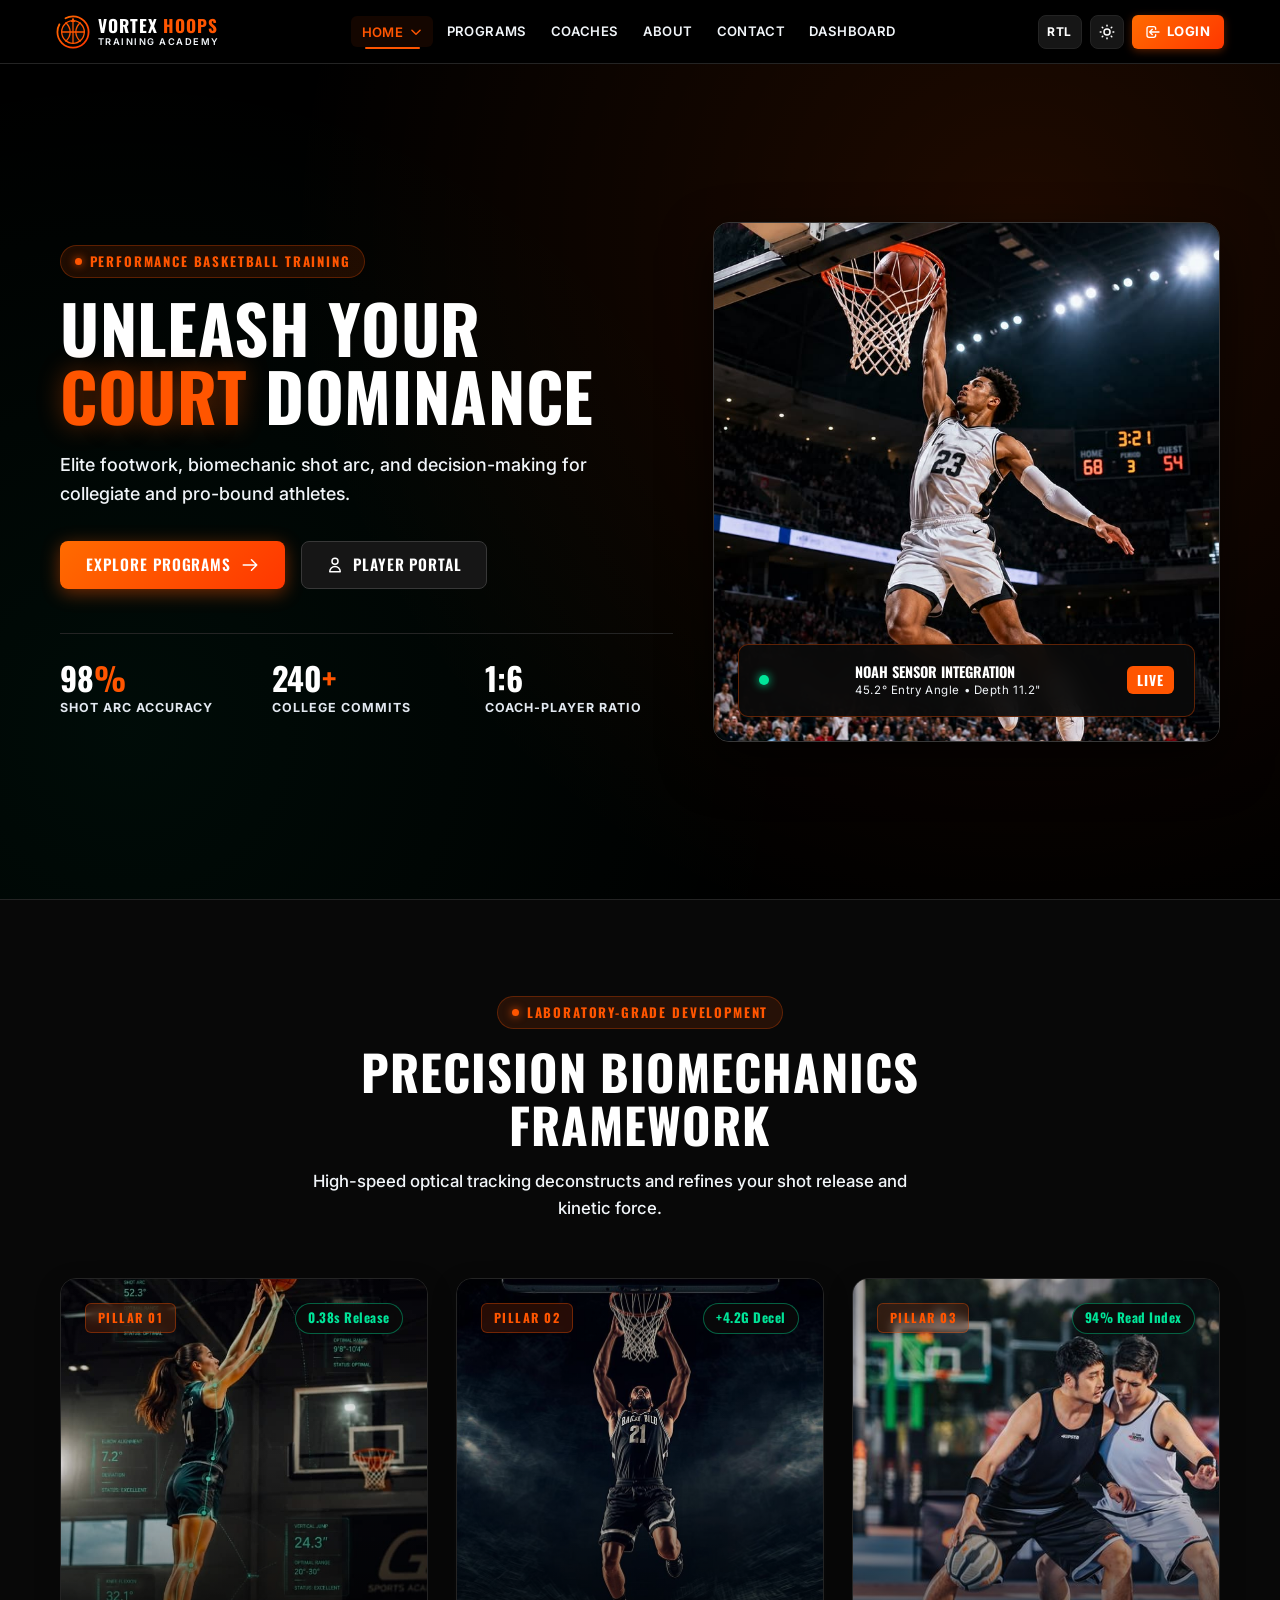
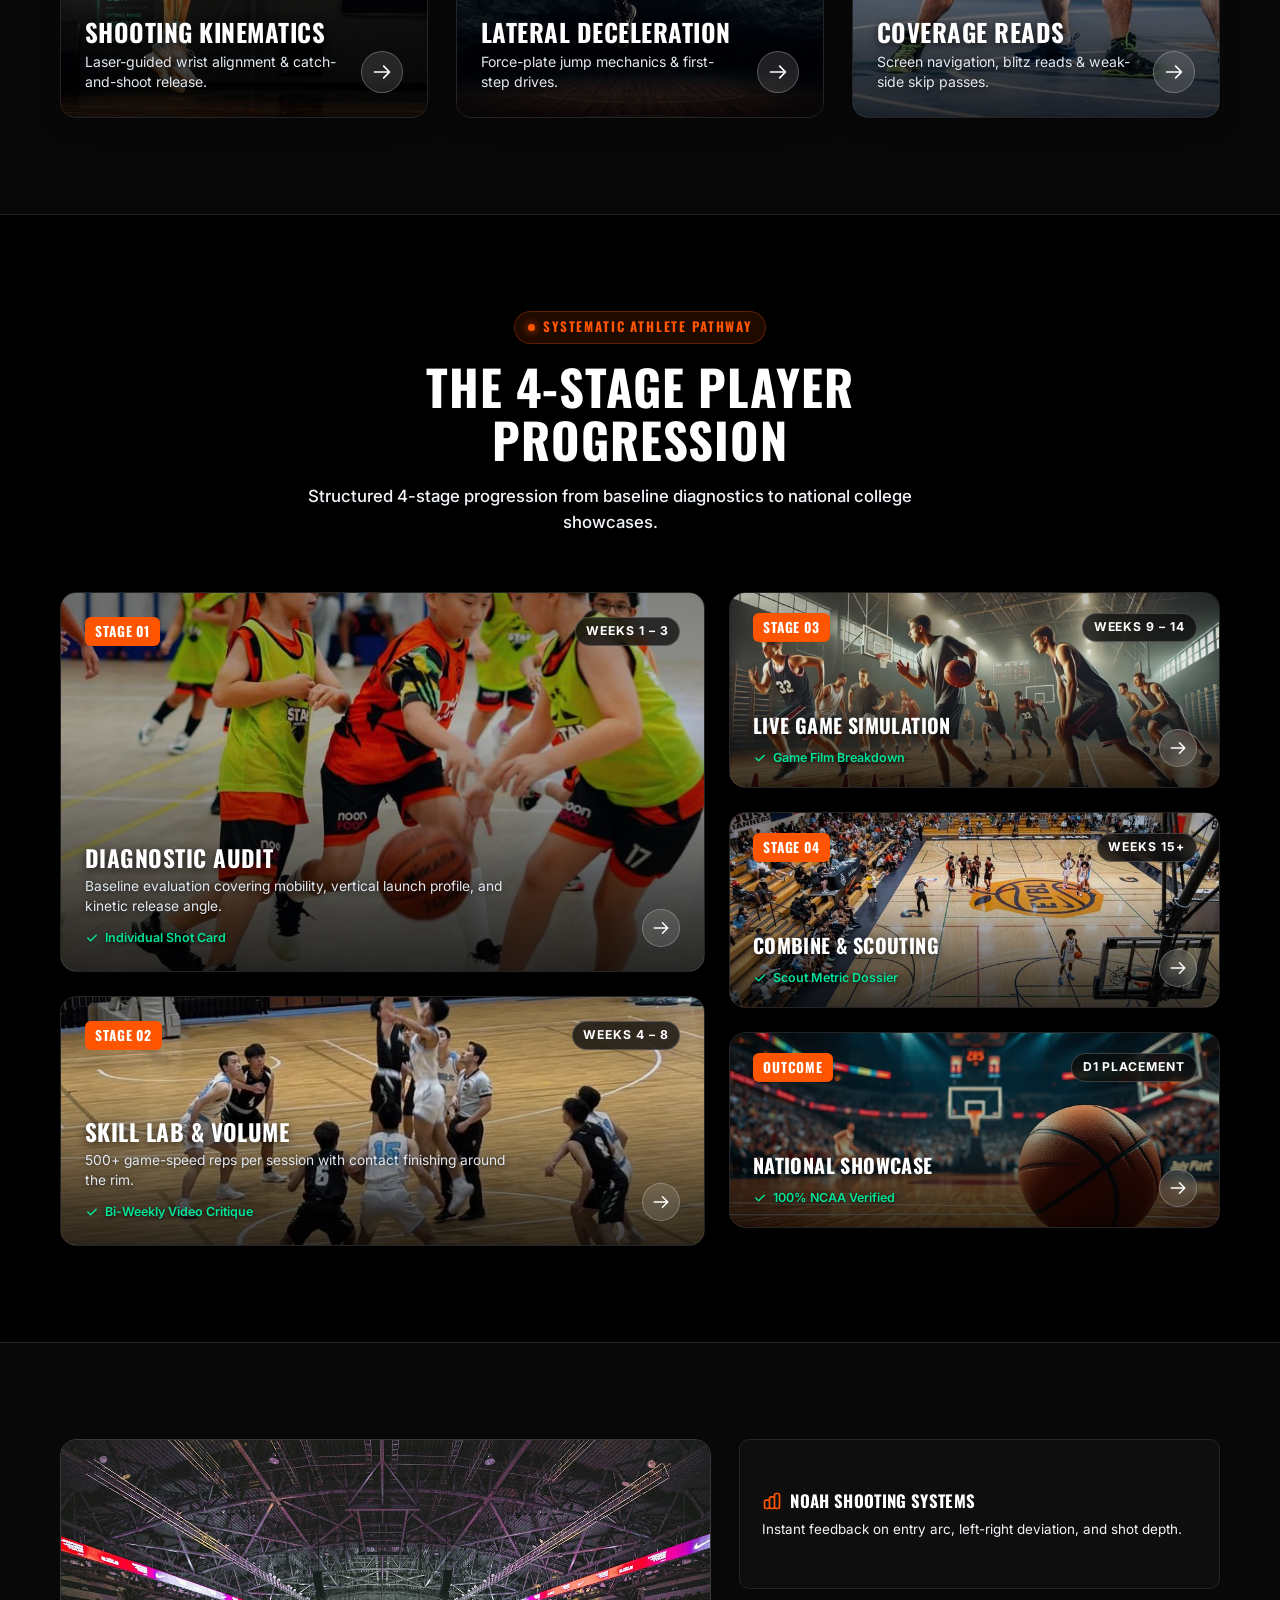
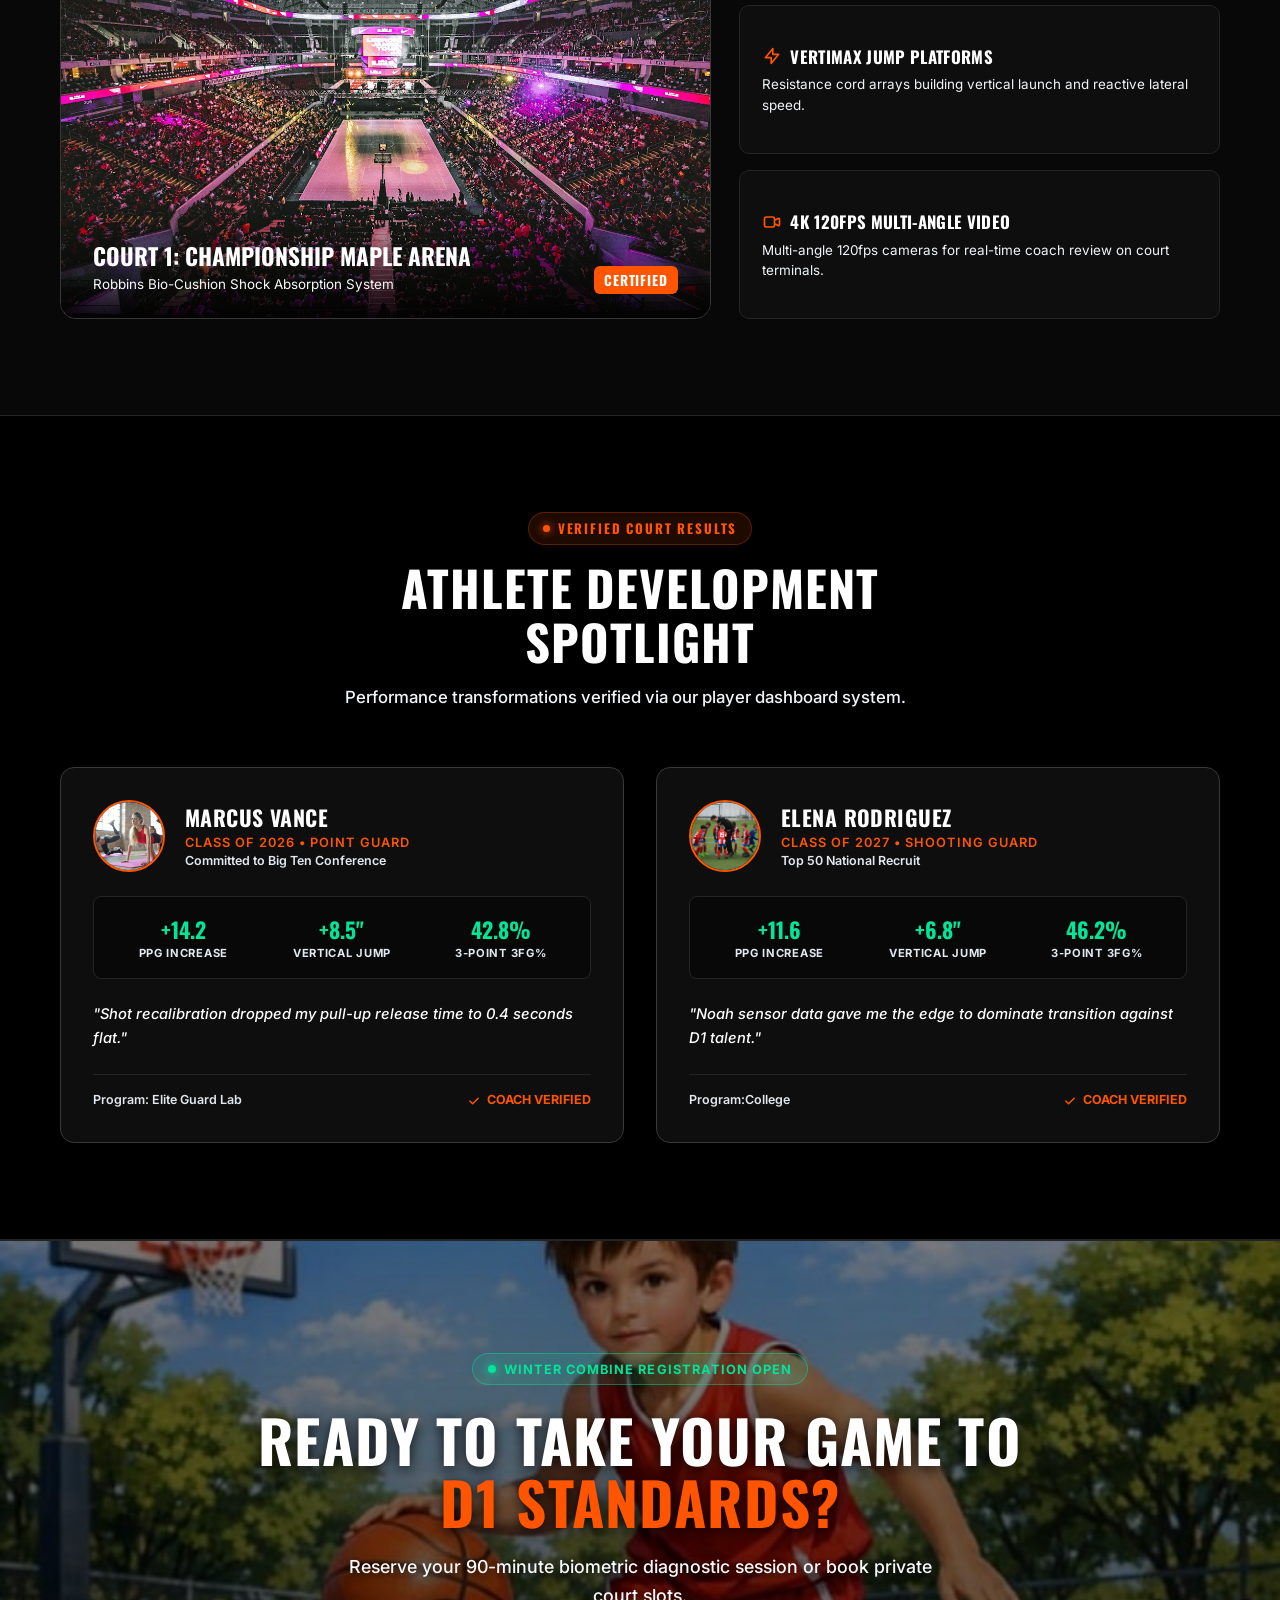
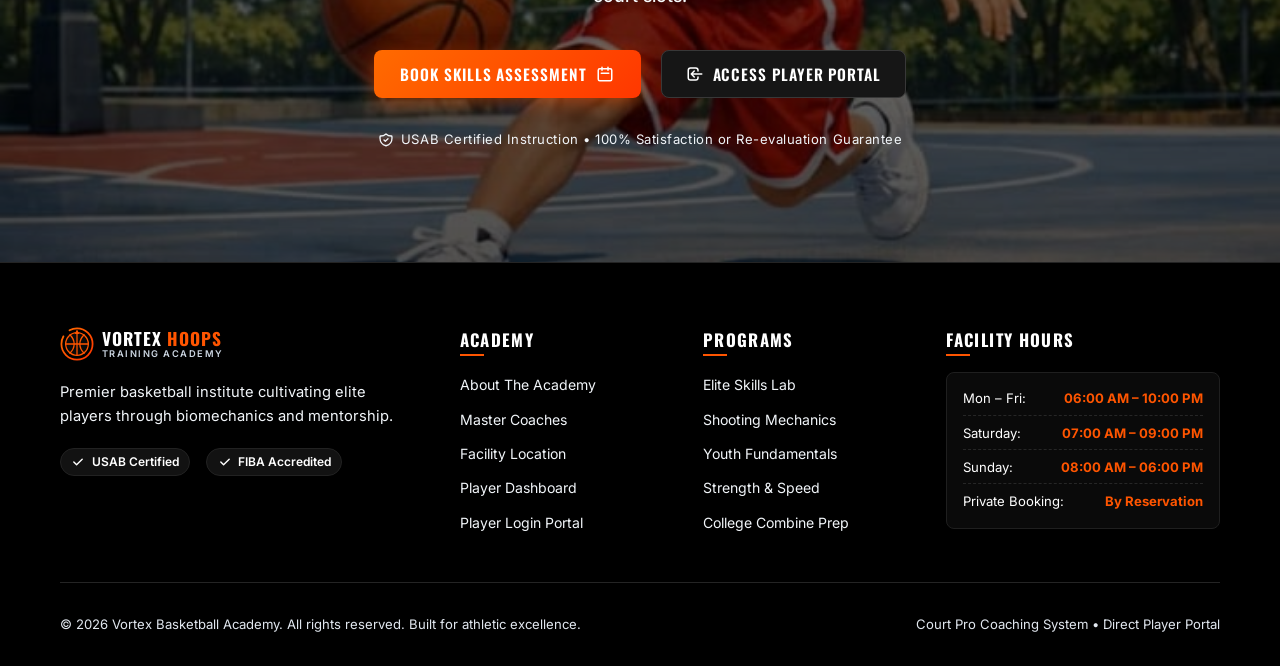
<file: index.html>
<!DOCTYPE html>
<html lang="en" dir="ltr" class="dark">

<head>
  <meta charset="UTF-8">
  <meta name="viewport" content="width=device-width, initial-scale=1.0">
  <title>Vortex Basketball Academy | Elite Sports Coaching & Player Development</title>

  <!-- Favicon -->
  <link rel="icon" type="image/svg+xml" href="assets/images/icons/favicon.svg">

  <!-- Core Stylesheets (Zero Inline CSS) -->
  <link rel="stylesheet" href="assets/css/style.css">
  <link rel="stylesheet" href="assets/css/responsive.css">
</head>

<body>

  <!-- ======================================================================
       PAGE LOADER
       ====================================================================== -->
  <div id="page-loader" role="status" aria-live="polite">
    <div class="loader-brand-box">
      <div class="loader-logo-wrap">
        <img src="assets/images/icons/logo.svg" alt="Vortex Basketball Academy Logo" width="72" height="72">
      </div>
      <h2 class="loader-brand-title">Vortex Academy</h2>
      <p class="loader-brand-tag">Elite Player Development</p>
      <div class="loader-bar-wrap">
        <div class="loader-bar-progress"></div>
      </div>
    </div>
  </div>

  <!-- ======================================================================
       GLOBAL FIXED HEADER
       ====================================================================== -->
  <header class="site-header" id="main-header">
    <div class="header-container">

      <!-- Brand Logo & Name -->
      <a href="index.html" class="brand-link" aria-label="Vortex Basketball Academy Home">
        <img src="assets/images/icons/logo.svg" alt="Vortex Logo" class="brand-logo-img" width="36" height="36">
        <div class="brand-text-group">
          <span class="brand-title">VORTEX <span>HOOPS</span></span>
          <span class="brand-tagline">TRAINING ACADEMY</span>
        </div>
      </a>

      <!-- Desktop Navigation - Exactly 6 items -->
      <nav class="desktop-nav" aria-label="Primary Navigation">
        <!-- 1. Home (Click-only Dropdown) -->
        <div class="nav-dropdown-item">
          <button type="button" class="nav-link nav-dropdown-btn" aria-expanded="false" aria-haspopup="true">
            <span>Home</span>
            <svg class="dropdown-arrow" fill="none" stroke="currentColor" viewBox="0 0 24 24" aria-hidden="true">
              <path stroke-linecap="round" stroke-linejoin="round" d="M19 9l-7 7-7-7" />
            </svg>
          </button>
          <div class="nav-dropdown-menu" role="menu">
            <a href="index.html" class="dropdown-link active" role="menuitem">
              <span>Home 1 (Training Hub)</span>
            </a>
            <a href="home-2.html" class="dropdown-link" role="menuitem">
              <span>Home 2 (Pro Performance)</span>
            </a>
          </div>
        </div>

        <!-- 2. Programs -->
        <a href="programs.html" class="nav-link">Programs</a>

        <!-- 3. Coaches -->
        <a href="coaches.html" class="nav-link">Coaches</a>

        <!-- 4. About -->
        <a href="about.html" class="nav-link">About</a>

        <!-- 5. Contact -->
        <a href="contact.html" class="nav-link">Contact</a>

        <!-- 6. Dashboard -->
        <a href="dashboard.html" class="nav-link">Dashboard</a>
      </nav>

      <!-- Header Action Controls -->
      <div class="header-actions">
        <!-- RTL / LTR Toggle Button -->
        <button type="button" class="icon-control-btn rtl-toggle-btn" aria-label="Toggle Text Direction">
          <span class="dir-label">RTL</span>
        </button>

        <!-- Dark / Light Mode Toggle Button -->
        <button type="button" class="icon-control-btn theme-toggle-btn" aria-label="Toggle Theme Mode">
          <!-- Moon Icon (for Dark) -->
          <svg class="moon-icon" fill="none" stroke="currentColor" viewBox="0 0 24 24" aria-hidden="true">
            <path stroke-linecap="round" stroke-linejoin="round" stroke-width="2"
              d="M20.354 15.354A9 9 0 018.646 3.646 9.003 9.003 0 0012 21a9.003 9.003 0 008.354-5.646z" />
          </svg>
          <!-- Sun Icon (for Light) -->
          <svg class="sun-icon" fill="none" stroke="currentColor" viewBox="0 0 24 24" aria-hidden="true">
            <path stroke-linecap="round" stroke-linejoin="round" stroke-width="2"
              d="M12 3v1m0 16v1m9-9h-1M4 12H3m15.364 6.364l-.707-.707M6.343 6.343l-.707-.707m12.728 0l-.707.707M6.343 17.657l-.707.707M16 12a4 4 0 11-8 0 4 4 0 018 0z" />
          </svg>
        </button>

        <!-- Player Portal Login Button -->
        <a href="login.html" class="header-login-btn" aria-label="Player Portal Login">
          <svg fill="none" stroke="currentColor" viewBox="0 0 24 24" aria-hidden="true">
            <path stroke-linecap="round" stroke-linejoin="round" stroke-width="2"
              d="M11 16l-4-4m0 0l4-4m-4 4h14m-5 4v1a3 3 0 01-3 3H6a3 3 0 01-3-3V7a3 3 0 013-3h7a3 3 0 013 3v1" />
          </svg>
          <span>Login</span>
        </a>

        <!-- Mobile Drawer Toggle Hamburger -->
        <button type="button" class="mobile-toggle-btn" aria-label="Open Mobile Menu" aria-expanded="false"
          aria-controls="mobile-drawer">
          <svg fill="none" stroke="currentColor" viewBox="0 0 24 24" aria-hidden="true">
            <path stroke-linecap="round" stroke-linejoin="round" stroke-width="2" d="M4 6h16M4 12h16M4 18h16" />
          </svg>
        </button>
      </div>

    </div>
  </header>

  <!-- ======================================================================
       MOBILE MENU DRAWER & BACKDROP
       ====================================================================== -->
  <div class="mobile-menu-backdrop" aria-hidden="true"></div>

  <aside class="mobile-menu-drawer" id="mobile-drawer" aria-label="Mobile Navigation Drawer">
    <div class="mobile-drawer-header">
      <div class="brand-link">
        <img src="assets/images/icons/logo.svg" alt="Vortex Logo" class="brand-logo-img" width="32" height="32">
        <div class="brand-text-group">
          <span class="brand-title">VORTEX <span>HOOPS</span></span>
          <span class="brand-tagline">TRAINING ACADEMY</span>
        </div>
      </div>
      <button type="button" class="mobile-close-btn" aria-label="Close Mobile Menu">
        <svg fill="none" stroke="currentColor" viewBox="0 0 24 24" aria-hidden="true" width="20" height="20">
          <path stroke-linecap="round" stroke-linejoin="round" stroke-width="2" d="M6 18L18 6M6 6l12 12" />
        </svg>
      </button>
    </div>

    <div class="mobile-drawer-body">
      <ul class="mobile-nav-list">
        <!-- 1. Home Accordion (Click only) -->
        <li class="mobile-accordion-group">
          <button type="button" class="mobile-nav-link mobile-accordion-btn" aria-expanded="false">
            <span>Home</span>
            <svg class="accordion-chevron" fill="none" stroke="currentColor" viewBox="0 0 24 24" aria-hidden="true"
              width="16" height="16">
              <path stroke-linecap="round" stroke-linejoin="round" stroke-width="2" d="M19 9l-7 7-7-7" />
            </svg>
          </button>
          <div class="mobile-accordion-content">
            <a href="index.html" class="mobile-sub-link active">Home 1 (Training Hub)</a>
            <a href="home-2.html" class="mobile-sub-link">Home 2 (Pro Performance)</a>
          </div>
        </li>

        <!-- 2. Programs -->
        <li>
          <a href="programs.html" class="mobile-nav-link">Programs</a>
        </li>

        <!-- 3. Coaches -->
        <li>
          <a href="coaches.html" class="mobile-nav-link">Coaches</a>
        </li>

        <!-- 4. About -->
        <li>
          <a href="about.html" class="mobile-nav-link">About</a>
        </li>

        <!-- 5. Contact -->
        <li>
          <a href="contact.html" class="mobile-nav-link">Contact</a>
        </li>

        <!-- 6. Dashboard -->
        <li>
          <a href="dashboard.html" class="mobile-nav-link">Dashboard</a>
        </li>
      </ul>

      <!-- Mobile Controls Row -->
      <div class="mobile-drawer-controls">
        <div class="mobile-controls-row">
          <button type="button" class="mobile-action-pill rtl-toggle-btn" aria-label="Toggle Text Direction">
            <svg fill="none" stroke="currentColor" viewBox="0 0 24 24" aria-hidden="true" width="16" height="16">
              <path stroke-linecap="round" stroke-linejoin="round" stroke-width="2"
                d="M8 7h12m0 0l-4-4m4 4l-4 4m0 6H4m0 0l4 4m-4-4l4-4" />
            </svg>
            <span class="dir-label">RTL</span>
          </button>

          <button type="button" class="mobile-action-pill theme-toggle-btn" aria-label="Toggle Theme Mode">
            <svg class="moon-icon" fill="none" stroke="currentColor" viewBox="0 0 24 24" aria-hidden="true" width="16"
              height="16">
              <path stroke-linecap="round" stroke-linejoin="round" stroke-width="2"
                d="M20.354 15.354A9 9 0 018.646 3.646 9.003 9.003 0 0012 21a9.003 9.003 0 008.354-5.646z" />
            </svg>
            <svg class="sun-icon" fill="none" stroke="currentColor" viewBox="0 0 24 24" aria-hidden="true" width="16"
              height="16">
              <path stroke-linecap="round" stroke-linejoin="round" stroke-width="2"
                d="M12 3v1m0 16v1m9-9h-1M4 12H3m15.364 6.364l-.707-.707M6.343 6.343l-.707-.707m12.728 0l-.707.707M6.343 17.657l-.707.707M16 12a4 4 0 11-8 0 4 4 0 018 0z" />
            </svg>
            <span>Theme</span>
          </button>
        </div>

        <a href="login.html" class="mobile-login-pill" aria-label="Player Portal Login">
          <svg fill="none" stroke="currentColor" viewBox="0 0 24 24" aria-hidden="true" width="18" height="18">
            <path stroke-linecap="round" stroke-linejoin="round" stroke-width="2"
              d="M11 16l-4-4m0 0l4-4m-4 4h14m-5 4v1a3 3 0 01-3 3H6a3 3 0 01-3-3V7a3 3 0 013-3h7a3 3 0 013 3v1" />
          </svg>
          <span>Player Portal</span>
        </a>
      </div>
    </div>
  </aside>

  <!-- ======================================================================
       MAIN CONTENT: EXACTLY 6 MAIN CONTENT SECTIONS (HOME 1)
       ====================================================================== -->
  <main id="main-content">

    <!-- --------------------------------------------------------------------
         SECTION 1: HERO VIEWPORT (FULL VIEWPORT HEIGHT)
         Occupies 100% viewport height minus fixed header
         -------------------------------------------------------------------- -->
    <section class="hero-viewport-section" aria-label="Academy Hero Introduction">
      <div class="site-container">
        <div class="hero-grid">

          <!-- Content Left Column -->
          <div class="hero-content-col">
            <span class="section-eyebrow">Performance Basketball Training</span>
            <h1 class="hero-title">
              Unleash Your <span class="highlight-court">Court</span> Dominance
            </h1>
            <p class="hero-description">
              Elite footwork, biomechanic shot arc, and decision-making for collegiate and pro-bound athletes.
            </p>

            <div class="hero-actions-row">
              <a href="programs.html" class="btn-primary-court">
                <span>Explore Programs</span>
                <svg fill="none" stroke="currentColor" viewBox="0 0 24 24" width="18" height="18" aria-hidden="true">
                  <path stroke-linecap="round" stroke-linejoin="round" stroke-width="2" d="M14 5l7 7m0 0l-7 7m7-7H3" />
                </svg>
              </a>
              <a href="login.html" class="btn-secondary-court">
                <svg fill="none" stroke="currentColor" viewBox="0 0 24 24" width="18" height="18" aria-hidden="true">
                  <path stroke-linecap="round" stroke-linejoin="round" stroke-width="2"
                    d="M16 7a4 4 0 11-8 0 4 4 0 018 0zM12 14a7 7 0 00-7 7h14a7 7 0 00-7-7z" />
                </svg>
                <span>Player Portal</span>
              </a>
            </div>

            <!-- Micro Metrics Strip -->
            <div class="hero-stats-strip">
              <div class="stat-strip-item">
                <div class="stat-strip-num">98<span>%</span></div>
                <div class="stat-strip-label">Shot Arc Accuracy</div>
              </div>
              <div class="stat-strip-item">
                <div class="stat-strip-num">240<span>+</span></div>
                <div class="stat-strip-label">College Commits</div>
              </div>
              <div class="stat-strip-item">
                <div class="stat-strip-num">1:6</div>
                <div class="stat-strip-label">Coach-Player Ratio</div>
              </div>
            </div>
          </div>

          <!-- Media Right Column -->
          <div class="hero-media-col">
            <div class="hero-image-frame">
              <img src="assets/images/hero/p1.jpg" alt="Vortex basketball player executing explosive jumper" width="600"
                height="700" loading="eager">
              <div class="hero-floating-badge">
                <div class="floating-badge-pulse" aria-hidden="true"></div>
                <div>
                  <div class="floating-badge-title">Noah Sensor Integration</div>
                  <div class="floating-badge-desc">45.2° Entry Angle &bull; Depth 11.2"</div>
                </div>
                <span class="step-badge">Live</span>
              </div>
            </div>
          </div>

        </div>
      </div>
    </section>

    <!-- --------------------------------------------------------------------
         SECTION 2: BIOMECHANICS FRAMEWORK (REFERENCE PHOTO-CARD GRID MODEL)
         Modeled precisely after reference photo-card design with bottom overlays
         -------------------------------------------------------------------- -->
    <section class="section-biomechanics" aria-label="Biomechanics and Precision Training">
      <div class="site-container">

        <!-- Centered Section Header -->
        <div class="section-header-center">
          <span class="section-eyebrow">Laboratory-Grade Development</span>
          <h2 class="section-heading-lg">Precision Biomechanics Framework</h2>
          <p class="section-subtext">
            High-speed optical tracking deconstructs and refines your shot release and kinetic force.
          </p>
        </div>

        <!-- 3 Symmetrical Reference Photo Cards Grid -->
        <div class="biomechanics-photo-grid">

          <!-- Card 1: Shooting Kinematics -->
          <article class="biomechanics-photo-card">
            <div class="photo-card-media">
              <img src="assets/images/sections/p2.jpg" alt="Shooting kinematics and set point laser tracking"
                width="600" height="440" loading="lazy">
              <div class="photo-card-overlay" aria-hidden="true"></div>
            </div>

            <div class="photo-card-top-badge">
              <span class="pillar-pill-tag">PILLAR 01</span>
              <span class="photo-metric-pill">0.38s Release</span>
            </div>

            <div class="photo-card-bottom-content">
              <div class="photo-text-group">
                <h3 class="photo-card-title">Shooting Kinematics</h3>
                <p class="photo-card-desc">Laser-guided wrist alignment &amp; catch-and-shoot release.</p>
              </div>
              <a href="programs.html" class="photo-card-arrow-btn" aria-label="Explore Shooting Kinematics Curriculum">
                <svg fill="none" stroke="currentColor" viewBox="0 0 24 24" width="20" height="20" aria-hidden="true">
                  <path stroke-linecap="round" stroke-linejoin="round" stroke-width="2" d="M14 5l7 7m0 0l-7 7m7-7H3" />
                </svg>
              </a>
            </div>
          </article>

          <!-- Card 2: Lateral Deceleration -->
          <article class="biomechanics-photo-card">
            <div class="photo-card-media">
              <img src="assets/images/sections/p3.jpg" alt="Lateral deceleration and first-step force plate training"
                width="600" height="440" loading="lazy">
              <div class="photo-card-overlay" aria-hidden="true"></div>
            </div>

            <div class="photo-card-top-badge">
              <span class="pillar-pill-tag">PILLAR 02</span>
              <span class="photo-metric-pill">+4.2G Decel</span>
            </div>

            <div class="photo-card-bottom-content">
              <div class="photo-text-group">
                <h3 class="photo-card-title">Lateral Deceleration</h3>
                <p class="photo-card-desc">Force-plate jump mechanics &amp; first-step drives.</p>
              </div>
              <a href="programs.html" class="photo-card-arrow-btn" aria-label="Explore Lateral Deceleration Curriculum">
                <svg fill="none" stroke="currentColor" viewBox="0 0 24 24" width="20" height="20" aria-hidden="true">
                  <path stroke-linecap="round" stroke-linejoin="round" stroke-width="2" d="M14 5l7 7m0 0l-7 7m7-7H3" />
                </svg>
              </a>
            </div>
          </article>

          <!-- Card 3: Coverage Reads -->
          <article class="biomechanics-photo-card">
            <div class="photo-card-media">
              <img src="assets/images/sections/p4.jpg" alt="Coverage reads and defensive telemetry analysis" width="600"
                height="440" loading="lazy">
              <div class="photo-card-overlay" aria-hidden="true"></div>
            </div>

            <div class="photo-card-top-badge">
              <span class="pillar-pill-tag">PILLAR 03</span>
              <span class="photo-metric-pill">94% Read Index</span>
            </div>

            <div class="photo-card-bottom-content">
              <div class="photo-text-group">
                <h3 class="photo-card-title">Coverage Reads</h3>
                <p class="photo-card-desc">Screen navigation, blitz reads &amp; weak-side skip passes.</p>
              </div>
              <a href="programs.html" class="photo-card-arrow-btn" aria-label="Explore Coverage Reads Curriculum">
                <svg fill="none" stroke="currentColor" viewBox="0 0 24 24" width="20" height="20" aria-hidden="true">
                  <path stroke-linecap="round" stroke-linejoin="round" stroke-width="2" d="M14 5l7 7m0 0l-7 7m7-7H3" />
                </svg>
              </a>
            </div>
          </article>

        </div>

      </div>
    </section>

    <!-- --------------------------------------------------------------------
         SECTION 3: ELITE PLAYER PROGRESSION PATH (ASYMMETRIC MOSAIC MODEL)
         Modeled precisely after reference photo mosaic (2 columns: 2 left, 3 right)
         -------------------------------------------------------------------- -->
    <section class="section-progression" aria-label="Player Progression Milestones">
      <div class="site-container">

        <div class="progression-header-wrap">
          <span class="section-eyebrow">Systematic Athlete Pathway</span>
          <h2 class="section-heading-lg">The 4-Stage Player Progression</h2>
          <p class="section-subtext">
            Structured 4-stage progression from baseline diagnostics to national college showcases.
          </p>
        </div>

        <!-- Asymmetric Bento Photo Mosaic (Matching Reference Image) -->
        <div class="progression-mosaic-grid">

          <!-- Left Column: 2 Cards (Large Featured + Wide Secondary) -->
          <div class="progression-col-left">

            <!-- Stage 01: Diagnostic Audit (Large Featured Card) -->
            <article class="progression-mosaic-card progression-card-lg">
              <div class="mosaic-card-media">
                <img src="assets/images/sections/p5.jpg" alt="Stage 01 Diagnostic audit evaluation" width="800"
                  height="400" loading="lazy">
                <div class="mosaic-card-overlay" aria-hidden="true"></div>
              </div>

              <div class="mosaic-card-top">
                <span class="step-badge">Stage 01</span>
                <span class="step-duration">Weeks 1 &ndash; 3</span>
              </div>

              <div class="mosaic-card-bottom">
                <div class="mosaic-text-group">
                  <h3 class="mosaic-card-title">Diagnostic Audit</h3>
                  <p class="mosaic-card-desc">
                    Baseline evaluation covering mobility, vertical launch profile, and kinetic release angle.
                  </p>
                  <div class="step-deliverable">
                    <svg fill="currentColor" viewBox="0 0 20 20" width="14" height="14" aria-hidden="true">
                      <path fill-rule="evenodd"
                        d="M16.707 5.293a1 1 0 010 1.414l-8 8a1 1 0 01-1.414 0l-4-4a1 1 0 011.414-1.414L8 12.586l7.293-7.293a1 1 0 011.414 0z"
                        clip-rule="evenodd" />
                    </svg>
                    <span>Individual Shot Card</span>
                  </div>
                </div>
                <a href="programs.html" class="mosaic-arrow-btn" aria-label="Explore Stage 01 Curriculum">
                  <svg fill="none" stroke="currentColor" viewBox="0 0 24 24" width="18" height="18" aria-hidden="true">
                    <path stroke-linecap="round" stroke-linejoin="round" stroke-width="2"
                      d="M14 5l7 7m0 0l-7 7m7-7H3" />
                  </svg>
                </a>
              </div>
            </article>

            <!-- Stage 02: Skill Lab & Volume (Wide Horizontal Card) -->
            <article class="progression-mosaic-card progression-card-sm">
              <div class="mosaic-card-media">
                <img src="assets/images/sections/p6.jpg" alt="Stage 02 Skill lab and volume training" width="800"
                  height="260" loading="lazy">
                <div class="mosaic-card-overlay" aria-hidden="true"></div>
              </div>

              <div class="mosaic-card-top">
                <span class="step-badge">Stage 02</span>
                <span class="step-duration">Weeks 4 &ndash; 8</span>
              </div>

              <div class="mosaic-card-bottom">
                <div class="mosaic-text-group">
                  <h3 class="mosaic-card-title">Skill Lab &amp; Volume</h3>
                  <p class="mosaic-card-desc">
                    500+ game-speed reps per session with contact finishing around the rim.
                  </p>
                  <div class="step-deliverable">
                    <svg fill="currentColor" viewBox="0 0 20 20" width="14" height="14" aria-hidden="true">
                      <path fill-rule="evenodd"
                        d="M16.707 5.293a1 1 0 010 1.414l-8 8a1 1 0 01-1.414 0l-4-4a1 1 0 011.414-1.414L8 12.586l7.293-7.293a1 1 0 011.414 0z"
                        clip-rule="evenodd" />
                    </svg>
                    <span>Bi-Weekly Video Critique</span>
                  </div>
                </div>
                <a href="programs.html" class="mosaic-arrow-btn" aria-label="Explore Stage 02 Curriculum">
                  <svg fill="none" stroke="currentColor" viewBox="0 0 24 24" width="18" height="18" aria-hidden="true">
                    <path stroke-linecap="round" stroke-linejoin="round" stroke-width="2"
                      d="M14 5l7 7m0 0l-7 7m7-7H3" />
                  </svg>
                </a>
              </div>
            </article>

          </div>

          <!-- Right Column: 3 Cards (Stage 03, Stage 04, and National Showcase) -->
          <div class="progression-col-right">

            <!-- Stage 03: Live Game Simulation -->
            <article class="progression-mosaic-card progression-card-rt">
              <div class="mosaic-card-media">
                <img src="assets/images/sections/p7.jpg" alt="Stage 03 Live game simulation drills" width="600"
                  height="220" loading="lazy">
                <div class="mosaic-card-overlay" aria-hidden="true"></div>
              </div>

              <div class="mosaic-card-top">
                <span class="step-badge">Stage 03</span>
                <span class="step-duration">Weeks 9 &ndash; 14</span>
              </div>

              <div class="mosaic-card-bottom">
                <div class="mosaic-text-group">
                  <h3 class="mosaic-card-title">Live Game Simulation</h3>
                  <div class="step-deliverable">
                    <svg fill="currentColor" viewBox="0 0 20 20" width="14" height="14" aria-hidden="true">
                      <path fill-rule="evenodd"
                        d="M16.707 5.293a1 1 0 010 1.414l-8 8a1 1 0 01-1.414 0l-4-4a1 1 0 011.414-1.414L8 12.586l7.293-7.293a1 1 0 011.414 0z"
                        clip-rule="evenodd" />
                    </svg>
                    <span>Game Film Breakdown</span>
                  </div>
                </div>
                <a href="programs.html" class="mosaic-arrow-btn" aria-label="Explore Stage 03 Curriculum">
                  <svg fill="none" stroke="currentColor" viewBox="0 0 24 24" width="18" height="18" aria-hidden="true">
                    <path stroke-linecap="round" stroke-linejoin="round" stroke-width="2"
                      d="M14 5l7 7m0 0l-7 7m7-7H3" />
                  </svg>
                </a>
              </div>
            </article>

            <!-- Stage 04: Combine & Scouting -->
            <article class="progression-mosaic-card progression-card-rt">
              <div class="mosaic-card-media">
                <img src="assets/images/sections/p8.jpg" alt="Stage 04 Combine and scouting showcase" width="600"
                  height="220" loading="lazy">
                <div class="mosaic-card-overlay" aria-hidden="true"></div>
              </div>

              <div class="mosaic-card-top">
                <span class="step-badge">Stage 04</span>
                <span class="step-duration">Weeks 15+</span>
              </div>

              <div class="mosaic-card-bottom">
                <div class="mosaic-text-group">
                  <h3 class="mosaic-card-title">Combine &amp; Scouting</h3>
                  <div class="step-deliverable">
                    <svg fill="currentColor" viewBox="0 0 20 20" width="14" height="14" aria-hidden="true">
                      <path fill-rule="evenodd"
                        d="M16.707 5.293a1 1 0 010 1.414l-8 8a1 1 0 01-1.414 0l-4-4a1 1 0 011.414-1.414L8 12.586l7.293-7.293a1 1 0 011.414 0z"
                        clip-rule="evenodd" />
                    </svg>
                    <span>Scout Metric Dossier</span>
                  </div>
                </div>
                <a href="programs.html" class="mosaic-arrow-btn" aria-label="Explore Stage 04 Curriculum">
                  <svg fill="none" stroke="currentColor" viewBox="0 0 24 24" width="18" height="18" aria-hidden="true">
                    <path stroke-linecap="round" stroke-linejoin="round" stroke-width="2"
                      d="M14 5l7 7m0 0l-7 7m7-7H3" />
                  </svg>
                </a>
              </div>
            </article>

            <!-- Card 5: Verified NCAA Dossier Outcome -->
            <article class="progression-mosaic-card progression-card-rt">
              <div class="mosaic-card-media">
                <img src="assets/images/sections/p9.jpg" alt="NCAA collegiate and pro placement dossier" width="600"
                  height="220" loading="lazy">
                <div class="mosaic-card-overlay" aria-hidden="true"></div>
              </div>

              <div class="mosaic-card-top">
                <span class="step-badge">Outcome</span>
                <span class="step-duration">D1 Placement</span>
              </div>

              <div class="mosaic-card-bottom">
                <div class="mosaic-text-group">
                  <h3 class="mosaic-card-title">National Showcase</h3>
                  <div class="step-deliverable">
                    <svg fill="currentColor" viewBox="0 0 20 20" width="14" height="14" aria-hidden="true">
                      <path fill-rule="evenodd"
                        d="M16.707 5.293a1 1 0 010 1.414l-8 8a1 1 0 01-1.414 0l-4-4a1 1 0 011.414-1.414L8 12.586l7.293-7.293a1 1 0 011.414 0z"
                        clip-rule="evenodd" />
                    </svg>
                    <span>100% NCAA Verified</span>
                  </div>
                </div>
                <a href="programs.html" class="mosaic-arrow-btn" aria-label="Explore National Showcase">
                  <svg fill="none" stroke="currentColor" viewBox="0 0 24 24" width="18" height="18" aria-hidden="true">
                    <path stroke-linecap="round" stroke-linejoin="round" stroke-width="2"
                      d="M14 5l7 7m0 0l-7 7m7-7H3" />
                  </svg>
                </a>
              </div>
            </article>

          </div>

        </div>

      </div>
    </section>

    <!-- --------------------------------------------------------------------
         SECTION 4: THE VORTEX FACILITY & ARENA SHOWCASE (ARCHITECTURAL GRID)
         -------------------------------------------------------------------- -->
    <section class="section-facility" aria-label="Facility and Training Arena Showcase">
      <div class="site-container">

        <div class="facility-grid-wrap">
          <!-- Main Architectural Visual -->
          <div class="facility-main-visual">
            <img src="assets/images/sections/court-facility.jpg"
              alt="Vortex Academy FIBA Regulation Maple Hardwood Courts" width="800" height="500" loading="lazy">
            <div class="facility-main-caption">
              <div>
                <div class="facility-caption-title">Court 1: Championship Maple Arena</div>
                <div class="facility-caption-sub">Robbins Bio-Cushion Shock Absorption System</div>
              </div>
              <span class="step-badge"> Certified</span>
            </div>
          </div>

          <!-- Side Spec Columns -->
          <div class="facility-side-specs">
            <!-- Spec 1 -->
            <div class="facility-spec-card">
              <div class="spec-icon-row">
                <svg fill="none" stroke="currentColor" viewBox="0 0 24 24" width="20" height="20" aria-hidden="true">
                  <path stroke-linecap="round" stroke-linejoin="round" stroke-width="2"
                    d="M9 19v-6a2 2 0 00-2-2H5a2 2 0 00-2 2v6a2 2 0 002 2h2a2 2 0 002-2zm0 0V9a2 2 0 012-2h2a2 2 0 012 2v10m-6 0a2 2 0 002 2h2a2 2 0 002-2m0 0V5a2 2 0 012-2h2a2 2 0 012 2v14a2 2 0 01-2 2h-2a2 2 0 01-2-2z" />
                </svg>
                <h3 class="spec-title">Noah Shooting Systems</h3>
              </div>
              <p class="spec-desc">Instant feedback on entry arc, left-right deviation, and shot depth.</p>
            </div>

            <!-- Spec 2 -->
            <div class="facility-spec-card">
              <div class="spec-icon-row">
                <svg fill="none" stroke="currentColor" viewBox="0 0 24 24" width="20" height="20" aria-hidden="true">
                  <path stroke-linecap="round" stroke-linejoin="round" stroke-width="2"
                    d="M13 10V3L4 14h7v7l9-11h-7z" />
                </svg>
                <h3 class="spec-title">VertiMax Jump Platforms</h3>
              </div>
              <p class="spec-desc">Resistance cord arrays building vertical launch and reactive lateral speed.</p>
            </div>

            <!-- Spec 3 -->
            <div class="facility-spec-card">
              <div class="spec-icon-row">
                <svg fill="none" stroke="currentColor" viewBox="0 0 24 24" width="20" height="20" aria-hidden="true">
                  <path stroke-linecap="round" stroke-linejoin="round" stroke-width="2"
                    d="M15 10l4.553-2.276A1 1 0 0121 8.618v6.764a1 1 0 01-1.447.894L15 14M5 18h8a2 2 0 002-2V8a2 2 0 00-2-2H5a2 2 0 00-2 2v8a2 2 0 002 2z" />
                </svg>
                <h3 class="spec-title">4K 120FPS Multi-Angle Video</h3>
              </div>
              <p class="spec-desc">Multi-angle 120fps cameras for real-time coach review on court terminals.</p>
            </div>
          </div>
        </div>

      </div>
    </section>

    <!-- --------------------------------------------------------------------
         SECTION 5: ATHLETE SPOTLIGHT & METRICS (EVEN DUAL-CARDS)
         Strictly equal heights, symmetrical data, uniform typography
         -------------------------------------------------------------------- -->
    <section class="section-spotlight" aria-label="Athlete Spotlights and Performance Improvements">
      <div class="site-container">

        <div class="spotlight-header-wrap">
          <span class="section-eyebrow">Verified Court Results</span>
          <h2 class="section-heading-lg">Athlete Development Spotlight</h2>
          <p class="section-subtext">
            Performance transformations verified via our player dashboard system.
          </p>
        </div>

        <div class="spotlight-cards-grid">
          <!-- Card 1: Marcus -->
          <div class="spotlight-card">
            <div>
              <div class="spotlight-athlete-header">
                <div class="spotlight-avatar-frame">
                  <img src="assets/images/testimonials/player-marcus.jpg" alt="Marcus Vance athlete portrait" width="72"
                    height="72" loading="lazy">
                </div>
                <div class="spotlight-athlete-meta">
                  <h3 class="spotlight-name">Marcus Vance</h3>
                  <span class="spotlight-tier">Class of 2026 &bull; Point Guard</span>
                  <span class="spotlight-team">Committed to Big Ten Conference</span>
                </div>
              </div>

              <!-- Equal 3-Metric Comparison Pill Grid -->
              <div class="spotlight-metrics-grid">
                <div class="metric-pill-item">
                  <span class="metric-pill-val">+14.2</span>
                  <span class="metric-pill-lbl">PPG Increase</span>
                </div>
                <div class="metric-pill-item">
                  <span class="metric-pill-val">+8.5"</span>
                  <span class="metric-pill-lbl">Vertical Jump</span>
                </div>
                <div class="metric-pill-item">
                  <span class="metric-pill-val">42.8%</span>
                  <span class="metric-pill-lbl">3-Point 3FG%</span>
                </div>
              </div>

              <p class="spotlight-quote">
                "Shot recalibration dropped my pull-up release time to 0.4 seconds flat."
              </p>
            </div>

            <div class="spotlight-coach-verified">
              <span>Program: Elite Guard Lab</span>
              <span class="verified-stamp">
                <svg fill="currentColor" viewBox="0 0 20 20" width="14" height="14" aria-hidden="true">
                  <path fill-rule="evenodd"
                    d="M16.707 5.293a1 1 0 010 1.414l-8 8a1 1 0 01-1.414 0l-4-4a1 1 0 011.414-1.414L8 12.586l7.293-7.293a1 1 0 011.414 0z"
                    clip-rule="evenodd" />
                </svg>
                Coach Verified
              </span>
            </div>
          </div>

          <!-- Card 2: Elena -->
          <div class="spotlight-card">
            <div>
              <div class="spotlight-athlete-header">
                <div class="spotlight-avatar-frame">
                  <img src="assets/images/testimonials/player-elena.jpg" alt="Elena Rodriguez athlete portrait"
                    width="72" height="72" loading="lazy">
                </div>
                <div class="spotlight-athlete-meta">
                  <h3 class="spotlight-name">Elena Rodriguez</h3>
                  <span class="spotlight-tier">Class of 2027 &bull; Shooting Guard</span>
                  <span class="spotlight-team">Top 50 National Recruit</span>
                </div>
              </div>

              <!-- Equal 3-Metric Comparison Pill Grid -->
              <div class="spotlight-metrics-grid">
                <div class="metric-pill-item">
                  <span class="metric-pill-val">+11.6</span>
                  <span class="metric-pill-lbl">PPG Increase</span>
                </div>
                <div class="metric-pill-item">
                  <span class="metric-pill-val">+6.8"</span>
                  <span class="metric-pill-lbl">Vertical Jump</span>
                </div>
                <div class="metric-pill-item">
                  <span class="metric-pill-val">46.2%</span>
                  <span class="metric-pill-lbl">3-Point 3FG%</span>
                </div>
              </div>

              <p class="spotlight-quote">
                "Noah sensor data gave me the edge to dominate transition against D1 talent."
              </p>
            </div>

            <div class="spotlight-coach-verified">
              <span>Program:College </span>
              <span class="verified-stamp">
                <svg fill="currentColor" viewBox="0 0 20 20" width="14" height="14" aria-hidden="true">
                  <path fill-rule="evenodd"
                    d="M16.707 5.293a1 1 0 010 1.414l-8 8a1 1 0 01-1.414 0l-4-4a1 1 0 011.414-1.414L8 12.586l7.293-7.293a1 1 0 011.414 0z"
                    clip-rule="evenodd" />
                </svg>
                Coach Verified
              </span>
            </div>
          </div>
        </div>

      </div>
    </section>

    <!-- --------------------------------------------------------------------
         SECTION 6: HIGH-CONVERSION COURT CTA (MANDATORY FINAL SECTION)
         -------------------------------------------------------------------- -->
    <section class="section-court-cta" aria-label="Book Assessment Call To Action">
      <div class="site-container">
        <div class="cta-box-inner">

          <div class="cta-live-indicator">
            <span class="cta-live-dot" aria-hidden="true"></span>
            <span>Winter Combine Registration Open</span>
          </div>

          <h2 class="cta-main-title">
            Ready to Take Your Game to <span>D1 Standards?</span>
          </h2>

          <p class="cta-description">
            Reserve your 90-minute biometric diagnostic session or book private court slots.
          </p>

          <div class="cta-buttons-row">
            <a href="contact.html" class="btn-primary-court">
              <span>Book Skills Assessment</span>
              <svg fill="none" stroke="currentColor" viewBox="0 0 24 24" width="18" height="18" aria-hidden="true">
                <path stroke-linecap="round" stroke-linejoin="round" stroke-width="2"
                  d="M8 7V3m8 4V3m-9 8h10M5 21h14a2 2 0 002-2V7a2 2 0 00-2-2H5a2 2 0 00-2 2v12a2 2 0 002 2z" />
              </svg>
            </a>
            <a href="login.html" class="btn-secondary-court">
              <svg fill="none" stroke="currentColor" viewBox="0 0 24 24" width="18" height="18" aria-hidden="true">
                <path stroke-linecap="round" stroke-linejoin="round" stroke-width="2"
                  d="M11 16l-4-4m0 0l4-4m-4 4h14m-5 4v1a3 3 0 01-3 3H6a3 3 0 01-3-3V7a3 3 0 013-3h7a3 3 0 013 3v1" />
              </svg>
              <span>Access Player Portal</span>
            </a>
          </div>

          <div class="cta-guarantee-note">
            <svg fill="none" stroke="currentColor" viewBox="0 0 24 24" width="16" height="16" aria-hidden="true">
              <path stroke-linecap="round" stroke-linejoin="round" stroke-width="2"
                d="M9 12l2 2 4-4m5.618-4.016A11.955 11.955 0 0112 2.944a11.955 11.955 0 01-8.618 3.04A12.02 12.02 0 003 9c0 5.591 3.824 10.29 9 11.622 5.176-1.332 9-6.03 9-11.622 0-1.042-.133-2.052-.382-3.016z" />
            </svg>
            <span>USAB Certified Instruction &bull; 100% Satisfaction or Re-evaluation Guarantee</span>
          </div>

        </div>
      </div>
    </section>

  </main>

  <!-- ======================================================================
       GLOBAL SCROLL TO TOP BUTTON
       ====================================================================== -->
  <button type="button" class="scroll-top-btn" aria-label="Scroll back to top">
    <svg fill="none" stroke="currentColor" viewBox="0 0 24 24" aria-hidden="true">
      <path stroke-linecap="round" stroke-linejoin="round" d="M5 15l7-7 7 7" />
    </svg>
  </button>

  <!-- ======================================================================
       SHARED FOOTER
       ====================================================================== -->
  <footer class="site-footer">
    <div class="footer-container">
      <div class="footer-grid">
        <!-- Brand Column -->
        <div class="footer-brand-col">
          <a href="index.html" class="brand-link" aria-label="Vortex Basketball Academy">
            <img src="assets/images/icons/logo.svg" alt="Vortex Logo" class="brand-logo-img" width="36" height="36">
            <div class="brand-text-group">
              <span class="brand-title">VORTEX <span>HOOPS</span></span>
              <span class="brand-tagline">TRAINING ACADEMY</span>
            </div>
          </a>
          <p class="footer-desc">
            Premier basketball institute cultivating elite players through biomechanics and mentorship.
          </p>

          <!-- Social Media Channels (Matching Reference Model) -->
          <div class="footer-social-row" aria-label="Social Media Channels">
            <a href="https://instagram.com" class="footer-social-pill" aria-label="Instagram" target="_blank"
              rel="noopener">
              <svg fill="none" stroke="currentColor" viewBox="0 0 24 24" width="16" height="16" aria-hidden="true">
                <rect x="2" y="2" width="20" height="20" rx="5" ry="5" stroke-width="2" />
                <path d="M16 11.37A4 4 0 1112.63 8 4 4 0 0116 11.37z" stroke-width="2" />
                <circle cx="17.5" cy="6.5" r="1.5" fill="currentColor" />
              </svg>
            </a>
            <a href="https://facebook.com" class="footer-social-pill" aria-label="Facebook" target="_blank"
              rel="noopener">
              <svg fill="currentColor" viewBox="0 0 24 24" width="16" height="16" aria-hidden="true">
                <path
                  d="M22 12c0-5.523-4.477-10-10-10S2 6.477 2 12c0 4.991 3.657 9.128 8.438 9.878v-6.987h-2.54V12h2.54V9.797c0-2.506 1.492-3.89 3.777-3.89 1.094 0 2.238.195 2.238.195v2.46h-1.26c-1.243 0-1.63.771-1.63 1.562V12h2.773l-.443 2.89h-2.33v6.988C18.343 21.128 22 16.991 22 12z" />
              </svg>
            </a>
            <a href="https://youtube.com" class="footer-social-pill" aria-label="YouTube" target="_blank"
              rel="noopener">
              <svg fill="currentColor" viewBox="0 0 24 24" width="16" height="16" aria-hidden="true">
                <path
                  d="M23.498 6.186a3.016 3.016 0 00-2.122-2.136C19.505 3.545 12 3.545 12 3.545s-7.505 0-9.377.505A3.017 3.017 0 00.502 6.186C0 8.07 0 12 0 12s0 3.93.502 5.814a3.016 3.016 0 002.122 2.136c1.871.505 9.376.505 9.376.505s7.505 0 9.377-.505a3.015 3.015 0 002.122-2.136C24 15.93 24 12 24 12s0-3.93-.502-5.814zM9.545 15.568V8.432L15.818 12l-6.273 3.568z" />
              </svg>
            </a>
            <a href="https://wa.me/18005554667" class="footer-social-pill" aria-label="WhatsApp" target="_blank"
              rel="noopener">
              <svg fill="currentColor" viewBox="0 0 24 24" width="16" height="16" aria-hidden="true">
                <path
                  d="M12.031 0C5.397 0 0 5.398 0 12.034c0 2.12.553 4.19 1.603 6.01L.069 24l6.126-1.606a12.008 12.008 0 005.836 1.505h.005c6.632 0 12.03-5.398 12.03-12.035 0-3.217-1.252-6.24-3.528-8.517A11.97 11.97 0 0012.031 0zm0 22.029h-.004a10.02 10.02 0 01-5.11-1.397l-.367-.218-3.799.996 1.014-3.704-.239-.38a9.987 9.987 0 01-1.532-5.292c0-5.529 4.498-10.028 10.034-10.028 2.68 0 5.197 1.044 7.09 2.939a9.96 9.96 0 012.933 7.095c0 5.53-4.5 10.029-10.035 10.029z" />
              </svg>
            </a>
          </div>

          <div class="footer-badges">
            <span class="footer-badge-pill">
              <svg fill="currentColor" viewBox="0 0 20 20" width="14" height="14" aria-hidden="true">
                <path fill-rule="evenodd"
                  d="M16.707 5.293a1 1 0 010 1.414l-8 8a1 1 0 01-1.414 0l-4-4a1 1 0 011.414-1.414L8 12.586l7.293-7.293a1 1 0 011.414 0z"
                  clip-rule="evenodd" />
              </svg>
              USAB Certified
            </span>
            <span class="footer-badge-pill">
              <svg fill="currentColor" viewBox="0 0 20 20" width="14" height="14" aria-hidden="true">
                <path fill-rule="evenodd"
                  d="M16.707 5.293a1 1 0 010 1.414l-8 8a1 1 0 01-1.414 0l-4-4a1 1 0 011.414-1.414L8 12.586l7.293-7.293a1 1 0 011.414 0z"
                  clip-rule="evenodd" />
              </svg>
              FIBA Accredited
            </span>
          </div>
        </div>

        <!-- Quick Links: Academy Column -->
        <div>
          <h3 class="footer-heading">Academy</h3>
          <ul class="footer-link-list">
            <li><a href="about.html">About The Academy</a></li>
            <li><a href="coaches.html">Master Coaches</a></li>
            <li><a href="contact.html">Facility Location</a></li>
            <li><a href="dashboard.html">Player Dashboard</a></li>
            <li><a href="login.html">Player Login Portal</a></li>
          </ul>
        </div>

        <!-- Training Programs Column -->
        <div>
          <h3 class="footer-heading">Programs</h3>
          <ul class="footer-link-list">
            <li><a href="programs.html">Elite Skills Lab</a></li>
            <li><a href="programs.html">Shooting Mechanics</a></li>
            <li><a href="programs.html">Youth Fundamentals</a></li>
            <li><a href="programs.html">Strength &amp; Speed</a></li>
            <li><a href="programs.html">College Combine Prep</a></li>
          </ul>
        </div>

        <!-- Schedule & Court Hours -->
        <div>
          <h3 class="footer-heading">Facility Hours</h3>
          <div class="footer-schedule-box">
            <div class="schedule-row">
              <span>Mon – Fri:</span>
              <span class="schedule-highlight">06:00 AM – 10:00 PM</span>
            </div>
            <div class="schedule-row">
              <span>Saturday:</span>
              <span class="schedule-highlight">07:00 AM – 09:00 PM</span>
            </div>
            <div class="schedule-row">
              <span>Sunday:</span>
              <span class="schedule-highlight">08:00 AM – 06:00 PM</span>
            </div>
            <div class="schedule-row">
              <span>Private Booking:</span>
              <span class="schedule-highlight">By Reservation</span>
            </div>
          </div>
        </div>
      </div>

      <!-- Footer Bottom Bar -->
      <div class="footer-bottom-bar">
        <p>&copy; 2026 Vortex Basketball Academy. All rights reserved. Built for athletic excellence.</p>
        <p>Court Pro Coaching System &bull; Direct Player Portal</p>
      </div>
    </div>
  </footer>

  <!-- Core Scripts (Zero Inline JS) -->
  <script src="assets/js/main.js"></script>
</body>

</html>
</file>
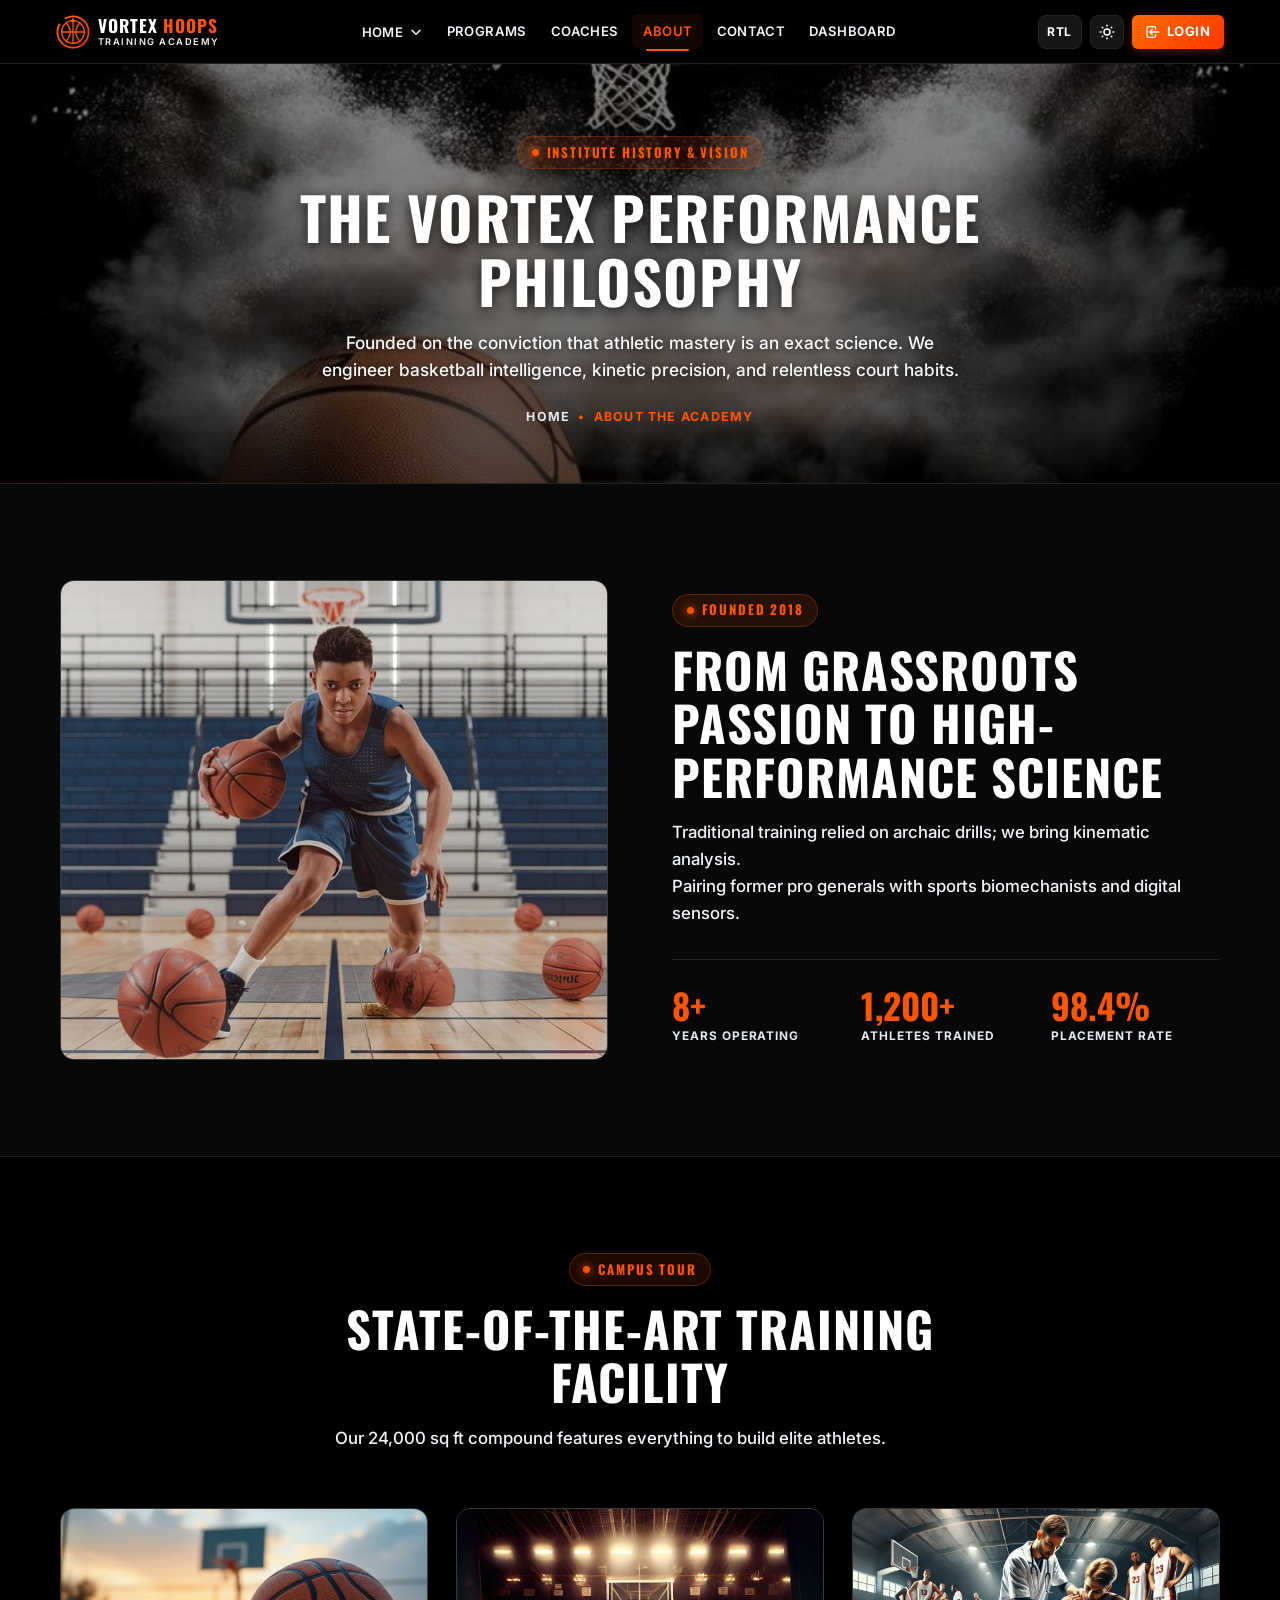
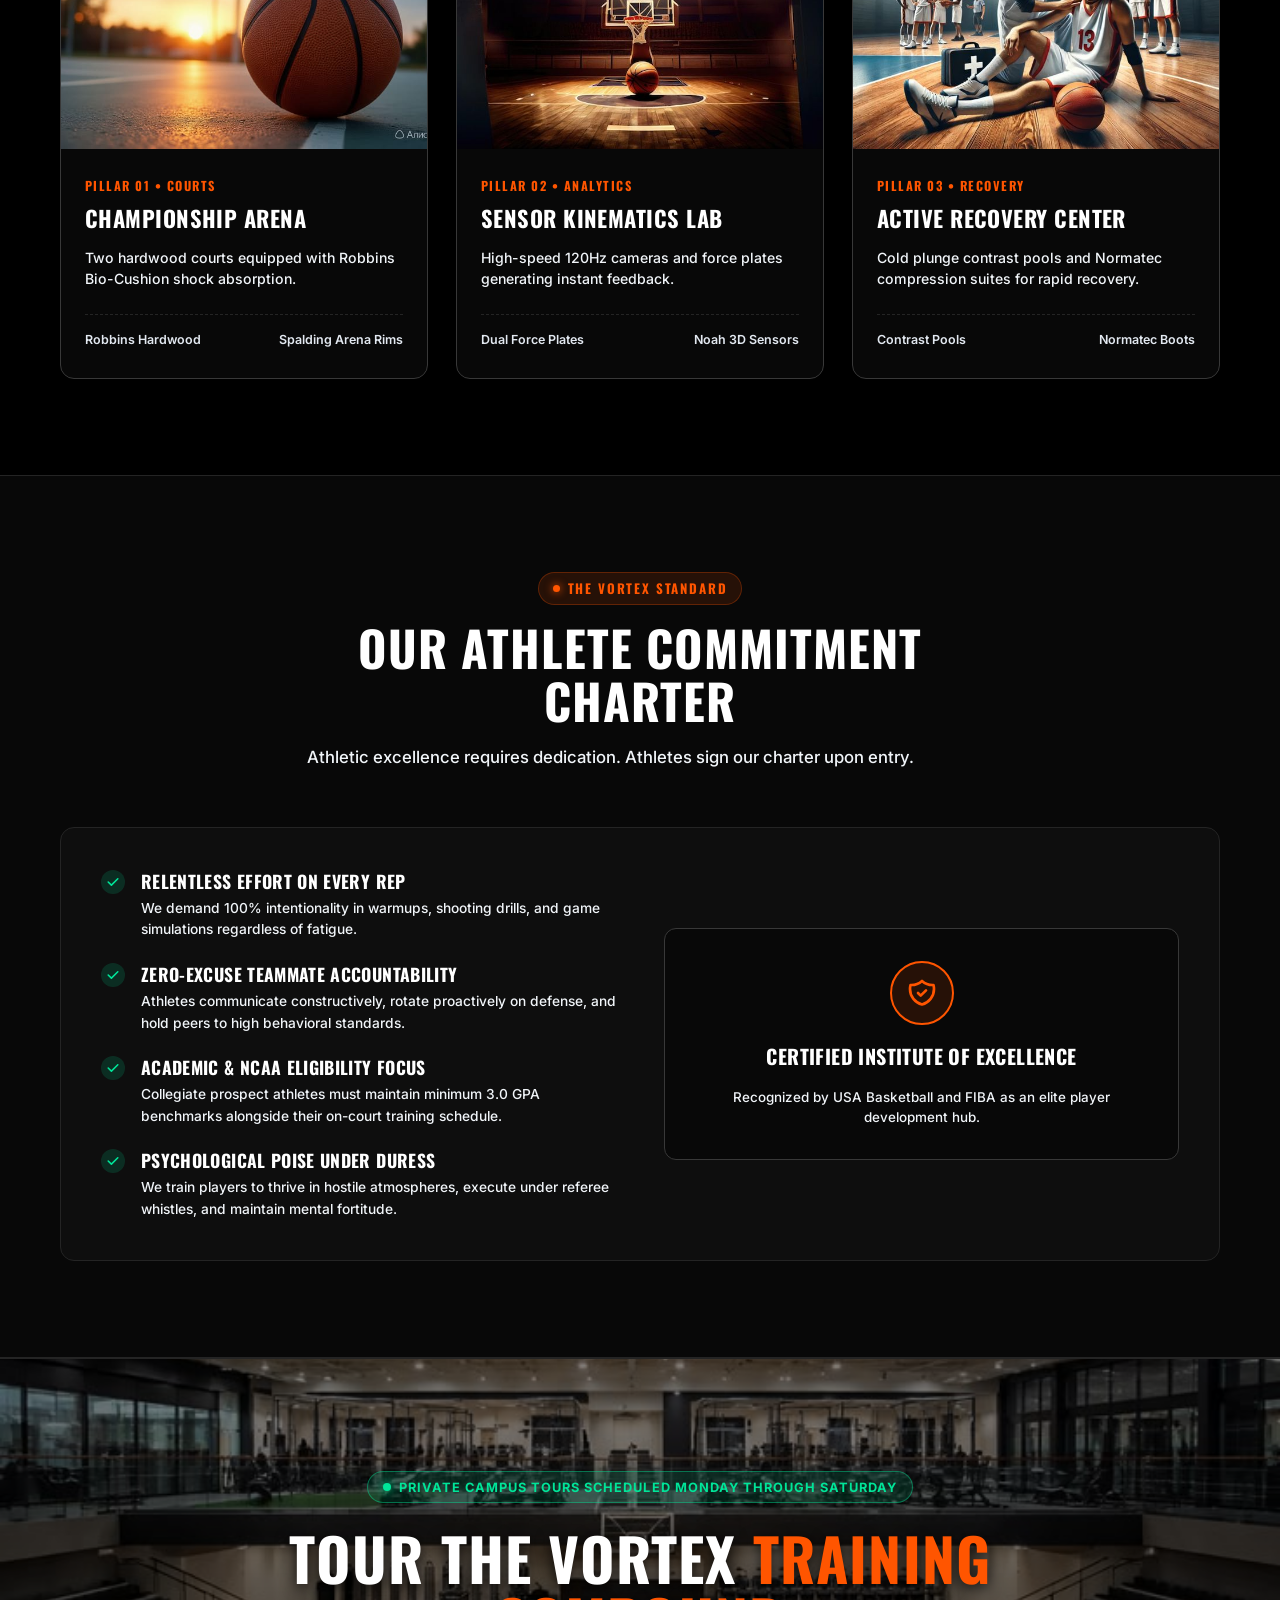
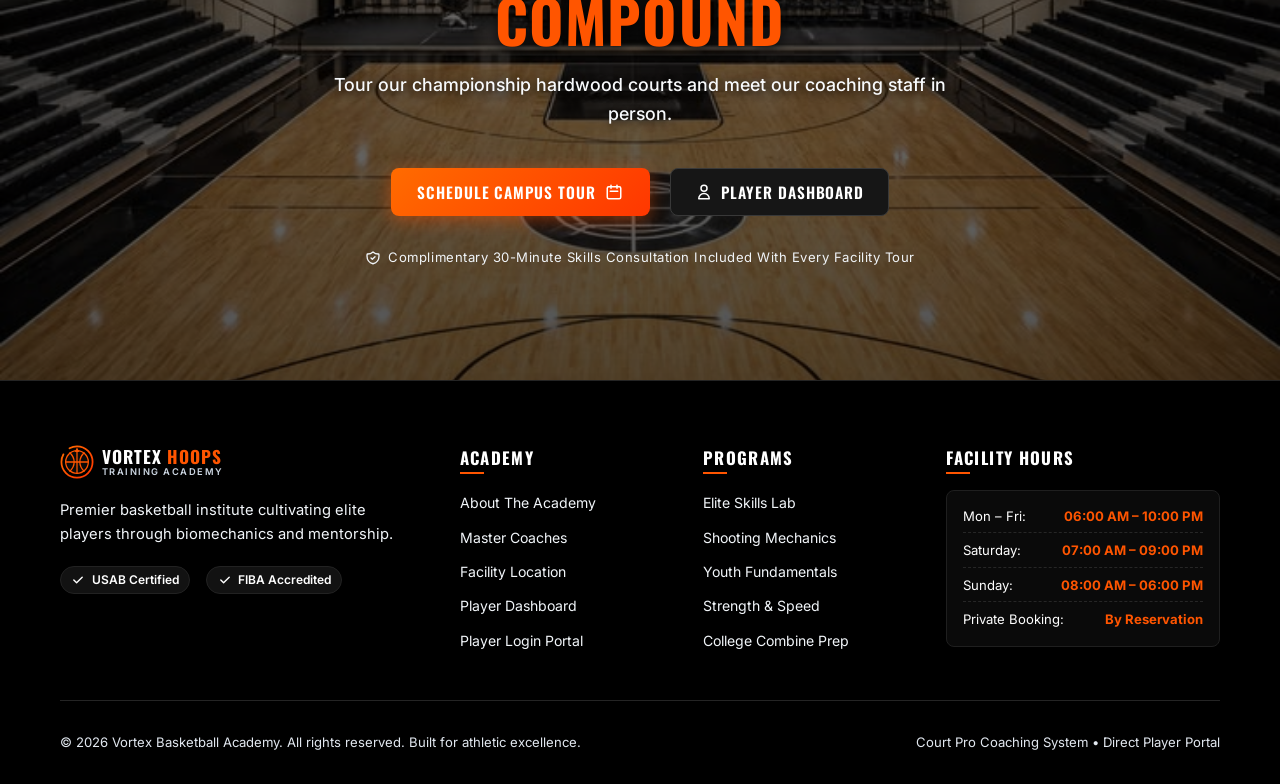
<file: about.html>
<!DOCTYPE html>
<html lang="en" dir="ltr" class="dark">

<head>
  <meta charset="UTF-8">
  <meta name="viewport" content="width=device-width, initial-scale=1.0">
  <title>About The Academy &amp; Mission | Vortex Basketball Academy</title>

  <!-- Favicon -->
  <link rel="icon" type="image/svg+xml" href="assets/images/icons/favicon.svg">

  <!-- Core Stylesheets (Zero Inline CSS) -->
  <link rel="stylesheet" href="assets/css/style.css">
  <link rel="stylesheet" href="assets/css/responsive.css">
</head>

<body>

  <!-- ======================================================================
       PAGE LOADER
       ====================================================================== -->
  <div id="page-loader" role="status" aria-live="polite">
    <div class="loader-brand-box">
      <div class="loader-logo-wrap">
        <img src="assets/images/icons/logo.svg" alt="Vortex Basketball Academy Logo" width="72" height="72">
      </div>
      <h2 class="loader-brand-title">Vortex Academy</h2>
      <p class="loader-brand-tag">About &amp; Mission</p>
      <div class="loader-bar-wrap">
        <div class="loader-bar-progress"></div>
      </div>
    </div>
  </div>

  <!-- ======================================================================
       GLOBAL FIXED HEADER
       ====================================================================== -->
  <header class="site-header" id="main-header">
    <div class="header-container">

      <!-- Brand Logo & Name -->
      <a href="index.html" class="brand-link" aria-label="Vortex Basketball Academy Home">
        <img src="assets/images/icons/logo.svg" alt="Vortex Logo" class="brand-logo-img" width="36" height="36">
        <div class="brand-text-group">
          <span class="brand-title">VORTEX <span>HOOPS</span></span>
          <span class="brand-tagline">TRAINING ACADEMY</span>
        </div>
      </a>

      <!-- Desktop Navigation - Exactly 6 items -->
      <nav class="desktop-nav" aria-label="Primary Navigation">
        <!-- 1. Home (Click-only Dropdown) -->
        <div class="nav-dropdown-item">
          <button type="button" class="nav-link nav-dropdown-btn" aria-expanded="false" aria-haspopup="true">
            <span>Home</span>
            <svg class="dropdown-arrow" fill="none" stroke="currentColor" viewBox="0 0 24 24" aria-hidden="true">
              <path stroke-linecap="round" stroke-linejoin="round" d="M19 9l-7 7-7-7" />
            </svg>
          </button>
          <div class="nav-dropdown-menu" role="menu">
            <a href="index.html" class="dropdown-link" role="menuitem">
              <span>Home 1 (Training Hub)</span>
            </a>
            <a href="home-2.html" class="dropdown-link" role="menuitem">
              <span>Home 2 (Pro Performance)</span>
            </a>
          </div>
        </div>

        <!-- 2. Programs -->
        <a href="programs.html" class="nav-link">Programs</a>

        <!-- 3. Coaches -->
        <a href="coaches.html" class="nav-link">Coaches</a>

        <!-- 4. About -->
        <a href="about.html" class="nav-link active">About</a>

        <!-- 5. Contact -->
        <a href="contact.html" class="nav-link">Contact</a>

        <!-- 6. Dashboard -->
        <a href="dashboard.html" class="nav-link">Dashboard</a>
      </nav>

      <!-- Header Action Controls -->
      <div class="header-actions">
        <!-- RTL / LTR Toggle Button -->
        <button type="button" class="icon-control-btn rtl-toggle-btn" aria-label="Toggle Text Direction">
          <span class="dir-label">RTL</span>
        </button>

        <!-- Dark / Light Mode Toggle Button -->
        <button type="button" class="icon-control-btn theme-toggle-btn" aria-label="Toggle Theme Mode">
          <svg class="moon-icon" fill="none" stroke="currentColor" viewBox="0 0 24 24" aria-hidden="true">
            <path stroke-linecap="round" stroke-linejoin="round" stroke-width="2"
              d="M20.354 15.354A9 9 0 018.646 3.646 9.003 9.003 0 0012 21a9.003 9.003 0 008.354-5.646z" />
          </svg>
          <svg class="sun-icon" fill="none" stroke="currentColor" viewBox="0 0 24 24" aria-hidden="true">
            <path stroke-linecap="round" stroke-linejoin="round" stroke-width="2"
              d="M12 3v1m0 16v1m9-9h-1M4 12H3m15.364 6.364l-.707-.707M6.343 6.343l-.707-.707m12.728 0l-.707.707M6.343 17.657l-.707.707M16 12a4 4 0 11-8 0 4 4 0 018 0z" />
          </svg>
        </button>

        <!-- Player Portal Login Button -->
        <a href="login.html" class="header-login-btn" aria-label="Player Portal Login">
          <svg fill="none" stroke="currentColor" viewBox="0 0 24 24" aria-hidden="true">
            <path stroke-linecap="round" stroke-linejoin="round" stroke-width="2"
              d="M11 16l-4-4m0 0l4-4m-4 4h14m-5 4v1a3 3 0 01-3 3H6a3 3 0 01-3-3V7a3 3 0 013-3h7a3 3 0 013 3v1" />
          </svg>
          <span>Login</span>
        </a>

        <!-- Mobile Drawer Toggle Hamburger -->
        <button type="button" class="mobile-toggle-btn" aria-label="Open Mobile Menu" aria-expanded="false"
          aria-controls="mobile-drawer">
          <svg fill="none" stroke="currentColor" viewBox="0 0 24 24" aria-hidden="true">
            <path stroke-linecap="round" stroke-linejoin="round" stroke-width="2" d="M4 6h16M4 12h16M4 18h16" />
          </svg>
        </button>
      </div>

    </div>
  </header>

  <!-- ======================================================================
       MOBILE MENU DRAWER & BACKDROP
       ====================================================================== -->
  <div class="mobile-menu-backdrop" aria-hidden="true"></div>

  <aside class="mobile-menu-drawer" id="mobile-drawer" aria-label="Mobile Navigation Drawer">
    <div class="mobile-drawer-header">
      <div class="brand-link">
        <img src="assets/images/icons/logo.svg" alt="Vortex Logo" class="brand-logo-img" width="32" height="32">
        <div class="brand-text-group">
          <span class="brand-title">VORTEX <span>HOOPS</span></span>
          <span class="brand-tagline">TRAINING ACADEMY</span>
        </div>
      </div>
      <button type="button" class="mobile-close-btn" aria-label="Close Mobile Menu">
        <svg fill="none" stroke="currentColor" viewBox="0 0 24 24" aria-hidden="true" width="20" height="20">
          <path stroke-linecap="round" stroke-linejoin="round" stroke-width="2" d="M6 18L18 6M6 6l12 12" />
        </svg>
      </button>
    </div>

    <div class="mobile-drawer-body">
      <ul class="mobile-nav-list">
        <!-- 1. Home Accordion (Click only) -->
        <li class="mobile-accordion-group">
          <button type="button" class="mobile-nav-link mobile-accordion-btn" aria-expanded="false">
            <span>Home</span>
            <svg class="accordion-chevron" fill="none" stroke="currentColor" viewBox="0 0 24 24" aria-hidden="true"
              width="16" height="16">
              <path stroke-linecap="round" stroke-linejoin="round" stroke-width="2" d="M19 9l-7 7-7-7" />
            </svg>
          </button>
          <div class="mobile-accordion-content">
            <a href="index.html" class="mobile-sub-link">Home 1 (Training Hub)</a>
            <a href="home-2.html" class="mobile-sub-link">Home 2 (Pro Performance)</a>
          </div>
        </li>

        <!-- 2. Programs -->
        <li>
          <a href="programs.html" class="mobile-nav-link">Programs</a>
        </li>

        <!-- 3. Coaches -->
        <li>
          <a href="coaches.html" class="mobile-nav-link">Coaches</a>
        </li>

        <!-- 4. About -->
        <li>
          <a href="about.html" class="mobile-nav-link active">About</a>
        </li>

        <!-- 5. Contact -->
        <li>
          <a href="contact.html" class="mobile-nav-link">Contact</a>
        </li>

        <!-- 6. Dashboard -->
        <li>
          <a href="dashboard.html" class="mobile-nav-link">Dashboard</a>
        </li>
      </ul>

      <!-- Mobile Controls Row -->
      <div class="mobile-drawer-controls">
        <div class="mobile-controls-row">
          <button type="button" class="mobile-action-pill rtl-toggle-btn" aria-label="Toggle Text Direction">
            <svg fill="none" stroke="currentColor" viewBox="0 0 24 24" aria-hidden="true" width="16" height="16">
              <path stroke-linecap="round" stroke-linejoin="round" stroke-width="2"
                d="M8 7h12m0 0l-4-4m4 4l-4 4m0 6H4m0 0l4 4m-4-4l4-4" />
            </svg>
            <span class="dir-label">RTL</span>
          </button>

          <button type="button" class="mobile-action-pill theme-toggle-btn" aria-label="Toggle Theme Mode">
            <svg class="moon-icon" fill="none" stroke="currentColor" viewBox="0 0 24 24" aria-hidden="true" width="16"
              height="16">
              <path stroke-linecap="round" stroke-linejoin="round" stroke-width="2"
                d="M20.354 15.354A9 9 0 018.646 3.646 9.003 9.003 0 0012 21a9.003 9.003 0 008.354-5.646z" />
            </svg>
            <svg class="sun-icon" fill="none" stroke="currentColor" viewBox="0 0 24 24" aria-hidden="true" width="16"
              height="16">
              <path stroke-linecap="round" stroke-linejoin="round" stroke-width="2"
                d="M12 3v1m0 16v1m9-9h-1M4 12H3m15.364 6.364l-.707-.707M6.343 6.343l-.707-.707m12.728 0l-.707.707M6.343 17.657l-.707.707M16 12a4 4 0 11-8 0 4 4 0 018 0z" />
            </svg>
            <span>Theme</span>
          </button>
        </div>

        <a href="login.html" class="mobile-login-pill" aria-label="Player Portal Login">
          <svg fill="none" stroke="currentColor" viewBox="0 0 24 24" aria-hidden="true" width="18" height="18">
            <path stroke-linecap="round" stroke-linejoin="round" stroke-width="2"
              d="M11 16l-4-4m0 0l4-4m-4 4h14m-5 4v1a3 3 0 01-3 3H6a3 3 0 01-3-3V7a3 3 0 013-3h7a3 3 0 013 3v1" />
          </svg>
          <span>Player Portal</span>
        </a>
      </div>
    </div>
  </aside>

  <!-- ======================================================================
       MAIN CONTENT: EXACTLY 5 MAIN CONTENT SECTIONS (INNER PAGE 03)
       ====================================================================== -->
  <main id="main-content">

    <!-- --------------------------------------------------------------------
         SECTION 1: STANDARDIZED INNER PAGE HERO
         Uniform height across all inner pages (min-height: 420px)
         -------------------------------------------------------------------- -->
    <section class="inner-page-hero about-hero-bg" aria-label="About Page Banner">
      <div class="inner-hero-overlay" aria-hidden="true"></div>
      <div class="site-container">
        <div class="inner-hero-content">
          <span class="section-eyebrow">Institute History &amp; Vision</span>
          <h1 class="inner-hero-title">The Vortex Performance Philosophy</h1>
          <p class="inner-hero-desc">
            Founded on the conviction that athletic mastery is an exact science. We engineer basketball intelligence,
            kinetic precision, and relentless court habits.
          </p>
          <div class="breadcrumb-trail">
            <a href="index.html">Home</a>
            <span>&bull;</span>
            <span>About The Academy</span>
          </div>
        </div>
      </div>
    </section>

    <!-- --------------------------------------------------------------------
         SECTION 2: ACADEMY ORIGIN & BIOMECHANICS MISSION
         -------------------------------------------------------------------- -->
    <section class="section-origin" aria-label="Academy Origin and Mission">
      <div class="site-container">

        <div class="origin-grid">
          <!-- Left Visual Anchor -->
          <div class="origin-media-wrap">
            <img src="assets/images/about/p28.jpg" alt="Vortex founder tying basketball shoes on hardwood" width="600"
              height="480" loading="lazy">
          </div>

          <!-- Right Heritage Content -->
          <div>
            <span class="section-eyebrow">Founded 2018</span>
            <h2 class="section-heading-lg">From Grassroots Passion to High-Performance Science</h2>
            <p class="section-subtext">
              Traditional training relied on archaic drills; we bring kinematic analysis.
            </p>
            <p class="section-subtext">
              Pairing former pro generals with sports biomechanists and digital sensors.
            </p>

            <div class="origin-stats-row">
              <div class="origin-stat-item">
                <span class="origin-stat-num">8+</span>
                <span class="origin-stat-lbl">Years Operating</span>
              </div>
              <div class="origin-stat-item">
                <span class="origin-stat-num">1,200+</span>
                <span class="origin-stat-lbl">Athletes Trained</span>
              </div>
              <div class="origin-stat-item">
                <span class="origin-stat-num">98.4%</span>
                <span class="origin-stat-lbl">Placement Rate</span>
              </div>
            </div>
          </div>
        </div>

      </div>
    </section>

    <!-- --------------------------------------------------------------------
         SECTION 3: THE 3 FACILITY PILLARS & ARENA TOUR (3 EVEN CARDS)
         Strictly equal heights, balanced line heights, uniform metrics
         -------------------------------------------------------------------- -->
    <section class="section-facility-pillars" aria-label="Academy Training Facilities">
      <div class="site-container">

        <div class="section-header-center">
          <span class="section-eyebrow">Campus Tour</span>
          <h2 class="section-heading-lg">State-of-the-Art Training Facility</h2>
          <p class="section-subtext">
            Our 24,000 sq ft compound features everything to build elite athletes.
          </p>
        </div>

        <div class="facility-pillars-grid">
          <!-- Card 1: Maple Arena -->
          <div class="facility-card">
            <div class="facility-card-photo">
              <img src="assets/images/about/p29.jpg" alt="Championship Maple Hardwood Basketball Court" width="400"
                height="240" loading="lazy">
            </div>
            <div class="facility-card-body">
              <span class="facility-card-tag">Pillar 01 &bull; Courts</span>
              <h3 class="facility-card-title">Championship Arena</h3>
              <p class="facility-card-desc">
                Two hardwood courts equipped with Robbins Bio-Cushion shock absorption.
              </p>
              <div class="facility-specs-row">
                <span>Robbins Hardwood</span>
                <span>Spalding Arena Rims</span>
              </div>
            </div>
          </div>

          <!-- Card 2: Biomechanics Sensor Lab -->
          <div class="facility-card">
            <div class="facility-card-photo">
              <img src="assets/images/about/p30.jpg" alt="Digital Biomechanics Sports Sensor Station" width="400"
                height="240" loading="lazy">
            </div>
            <div class="facility-card-body">
              <span class="facility-card-tag">Pillar 02 &bull; Analytics</span>
              <h3 class="facility-card-title">Sensor Kinematics Lab</h3>
              <p class="facility-card-desc">
                High-speed 120Hz cameras and force plates generating instant feedback.
              </p>
              <div class="facility-specs-row">
                <span>Dual Force Plates</span>
                <span>Noah 3D Sensors</span>
              </div>
            </div>
          </div>

          <!-- Card 3: Recovery Lounge -->
          <div class="facility-card">
            <div class="facility-card-photo">
              <img src="assets/images/about/p31.jpg" alt="Hydrotherapy and athletic recovery suite" width="400"
                height="240" loading="lazy">
            </div>
            <div class="facility-card-body">
              <span class="facility-card-tag">Pillar 03 &bull; Recovery</span>
              <h3 class="facility-card-title">Active Recovery Center</h3>
              <p class="facility-card-desc">
                Cold plunge contrast pools and Normatec compression suites for rapid recovery.
              </p>
              <div class="facility-specs-row">
                <span>Contrast Pools</span>
                <span>Normatec Boots</span>
              </div>
            </div>
          </div>
        </div>

      </div>
    </section>

    <!-- --------------------------------------------------------------------
         SECTION 4: ACADEMY ATHLETE CHARTER & ETHICS
         -------------------------------------------------------------------- -->
    <section class="section-charter" aria-label="Academy Athlete Charter and Standards">
      <div class="site-container">

        <div class="section-header-center">
          <span class="section-eyebrow">The Vortex Standard</span>
          <h2 class="section-heading-lg">Our Athlete Commitment Charter</h2>
          <p class="section-subtext">
            Athletic excellence requires dedication. Athletes sign our charter upon entry.
          </p>
        </div>

        <div class="charter-card-box">
          <!-- Left Standards List -->
          <ul class="charter-rules-list">
            <li class="charter-rule-item">
              <span class="charter-check-icon" aria-hidden="true">
                <svg fill="currentColor" viewBox="0 0 20 20" width="16" height="16">
                  <path fill-rule="evenodd"
                    d="M16.707 5.293a1 1 0 010 1.414l-8 8a1 1 0 01-1.414 0l-4-4a1 1 0 011.414-1.414L8 12.586l7.293-7.293a1 1 0 011.414 0z"
                    clip-rule="evenodd" />
                </svg>
              </span>
              <div>
                <h3 class="charter-rule-title">Relentless Effort on Every Rep</h3>
                <p class="charter-rule-desc">We demand 100% intentionality in warmups, shooting drills, and game
                  simulations regardless of fatigue.</p>
              </div>
            </li>

            <li class="charter-rule-item">
              <span class="charter-check-icon" aria-hidden="true">
                <svg fill="currentColor" viewBox="0 0 20 20" width="16" height="16">
                  <path fill-rule="evenodd"
                    d="M16.707 5.293a1 1 0 010 1.414l-8 8a1 1 0 01-1.414 0l-4-4a1 1 0 011.414-1.414L8 12.586l7.293-7.293a1 1 0 011.414 0z"
                    clip-rule="evenodd" />
                </svg>
              </span>
              <div>
                <h3 class="charter-rule-title">Zero-Excuse Teammate Accountability</h3>
                <p class="charter-rule-desc">Athletes communicate constructively, rotate proactively on defense, and
                  hold peers to high behavioral standards.</p>
              </div>
            </li>

            <li class="charter-rule-item">
              <span class="charter-check-icon" aria-hidden="true">
                <svg fill="currentColor" viewBox="0 0 20 20" width="16" height="16">
                  <path fill-rule="evenodd"
                    d="M16.707 5.293a1 1 0 010 1.414l-8 8a1 1 0 01-1.414 0l-4-4a1 1 0 011.414-1.414L8 12.586l7.293-7.293a1 1 0 011.414 0z"
                    clip-rule="evenodd" />
                </svg>
              </span>
              <div>
                <h3 class="charter-rule-title">Academic &amp; NCAA Eligibility Focus</h3>
                <p class="charter-rule-desc">Collegiate prospect athletes must maintain minimum 3.0 GPA benchmarks
                  alongside their on-court training schedule.</p>
              </div>
            </li>

            <li class="charter-rule-item">
              <span class="charter-check-icon" aria-hidden="true">
                <svg fill="currentColor" viewBox="0 0 20 20" width="16" height="16">
                  <path fill-rule="evenodd"
                    d="M16.707 5.293a1 1 0 010 1.414l-8 8a1 1 0 01-1.414 0l-4-4a1 1 0 011.414-1.414L8 12.586l7.293-7.293a1 1 0 011.414 0z"
                    clip-rule="evenodd" />
                </svg>
              </span>
              <div>
                <h3 class="charter-rule-title">Psychological Poise Under Duress</h3>
                <p class="charter-rule-desc">We train players to thrive in hostile atmospheres, execute under referee
                  whistles, and maintain mental fortitude.</p>
              </div>
            </li>
          </ul>

          <!-- Right Seal Box -->
          <div class="charter-badge-column">
            <div class="charter-seal">
              <svg fill="none" stroke="currentColor" viewBox="0 0 24 24" aria-hidden="true">
                <path stroke-linecap="round" stroke-linejoin="round" stroke-width="2"
                  d="M9 12l2 2 4-4m5.618-4.016A11.955 11.955 0 0112 2.944a11.955 11.955 0 01-8.618 3.04A12.02 12.02 0 003 9c0 5.591 3.824 10.29 9 11.622 5.176-1.332 9-6.03 9-11.622 0-1.042-.133-2.052-.382-3.016z" />
              </svg>
            </div>
            <h3 class="charter-seal-title">Certified Institute of Excellence</h3>
            <p class="charter-seal-text">
              Recognized by USA Basketball and FIBA as an elite player development hub.
            </p>
          </div>
        </div>

      </div>
    </section>

    <!-- --------------------------------------------------------------------
         SECTION 5: CAMPUS VISIT & FACILITY TOUR CTA (MANDATORY FINAL SECTION)
         -------------------------------------------------------------------- -->
    <section class="section-about-cta" aria-label="Book a Facility Tour Call to Action">
      <div class="site-container">
        <div class="cta-box-inner">

          <div class="cta-live-indicator">
            <span class="cta-live-dot" aria-hidden="true"></span>
            <span>Private Campus Tours Scheduled Monday Through Saturday</span>
          </div>

          <h2 class="cta-main-title">
            Tour the Vortex <span>Training Compound</span>
          </h2>

          <p class="cta-description">
            Tour our championship hardwood courts and meet our coaching staff in person.
          </p>

          <div class="cta-buttons-row">
            <a href="contact.html" class="btn-primary-court">
              <span>Schedule Campus Tour</span>
              <svg fill="none" stroke="currentColor" viewBox="0 0 24 24" width="18" height="18" aria-hidden="true">
                <path stroke-linecap="round" stroke-linejoin="round" stroke-width="2"
                  d="M8 7V3m8 4V3m-9 8h10M5 21h14a2 2 0 002-2V7a2 2 0 00-2-2H5a2 2 0 00-2 2v12a2 2 0 002 2z" />
              </svg>
            </a>
            <a href="login.html" class="btn-secondary-court">
              <svg fill="none" stroke="currentColor" viewBox="0 0 24 24" width="18" height="18" aria-hidden="true">
                <path stroke-linecap="round" stroke-linejoin="round" stroke-width="2"
                  d="M16 7a4 4 0 11-8 0 4 4 0 018 0zM12 14a7 7 0 00-7 7h14a7 7 0 00-7-7z" />
              </svg>
              <span>Player Dashboard</span>
            </a>
          </div>

          <div class="cta-guarantee-note">
            <svg fill="none" stroke="currentColor" viewBox="0 0 24 24" width="16" height="16" aria-hidden="true">
              <path stroke-linecap="round" stroke-linejoin="round" stroke-width="2"
                d="M9 12l2 2 4-4m5.618-4.016A11.955 11.955 0 0112 2.944a11.955 11.955 0 01-8.618 3.04A12.02 12.02 0 003 9c0 5.591 3.824 10.29 9 11.622 5.176-1.332 9-6.03 9-11.622 0-1.042-.133-2.052-.382-3.016z" />
            </svg>
            <span>Complimentary 30-Minute Skills Consultation Included With Every Facility Tour</span>
          </div>

        </div>
      </div>
    </section>

  </main>

  <!-- ======================================================================
       GLOBAL SCROLL TO TOP BUTTON
       ====================================================================== -->
  <button type="button" class="scroll-top-btn" aria-label="Scroll back to top">
    <svg fill="none" stroke="currentColor" viewBox="0 0 24 24" aria-hidden="true">
      <path stroke-linecap="round" stroke-linejoin="round" d="M5 15l7-7 7 7" />
    </svg>
  </button>

  <!-- ======================================================================
       SHARED FOOTER
       ====================================================================== -->
  <footer class="site-footer">
    <div class="footer-container">
      <div class="footer-grid">
        <!-- Brand Column -->
        <div class="footer-brand-col">
          <a href="index.html" class="brand-link" aria-label="Vortex Basketball Academy">
            <img src="assets/images/icons/logo.svg" alt="Vortex Logo" class="brand-logo-img" width="36" height="36">
            <div class="brand-text-group">
              <span class="brand-title">VORTEX <span>HOOPS</span></span>
              <span class="brand-tagline">TRAINING ACADEMY</span>
            </div>
          </a>
          <p class="footer-desc">
            Premier basketball institute cultivating elite players through biomechanics and mentorship.
          </p>

          <!-- Social Media Channels (Matching Reference Model) -->
          <div class="footer-social-row" aria-label="Social Media Channels">
            <a href="https://instagram.com" class="footer-social-pill" aria-label="Instagram" target="_blank" rel="noopener">
              <svg fill="none" stroke="currentColor" viewBox="0 0 24 24" width="16" height="16" aria-hidden="true">
                <rect x="2" y="2" width="20" height="20" rx="5" ry="5" stroke-width="2"/>
                <path d="M16 11.37A4 4 0 1112.63 8 4 4 0 0116 11.37z" stroke-width="2"/>
                <circle cx="17.5" cy="6.5" r="1.5" fill="currentColor"/>
              </svg>
            </a>
            <a href="https://facebook.com" class="footer-social-pill" aria-label="Facebook" target="_blank" rel="noopener">
              <svg fill="currentColor" viewBox="0 0 24 24" width="16" height="16" aria-hidden="true">
                <path d="M22 12c0-5.523-4.477-10-10-10S2 6.477 2 12c0 4.991 3.657 9.128 8.438 9.878v-6.987h-2.54V12h2.54V9.797c0-2.506 1.492-3.89 3.777-3.89 1.094 0 2.238.195 2.238.195v2.46h-1.26c-1.243 0-1.63.771-1.63 1.562V12h2.773l-.443 2.89h-2.33v6.988C18.343 21.128 22 16.991 22 12z"/>
              </svg>
            </a>
            <a href="https://youtube.com" class="footer-social-pill" aria-label="YouTube" target="_blank" rel="noopener">
              <svg fill="currentColor" viewBox="0 0 24 24" width="16" height="16" aria-hidden="true">
                <path d="M23.498 6.186a3.016 3.016 0 00-2.122-2.136C19.505 3.545 12 3.545 12 3.545s-7.505 0-9.377.505A3.017 3.017 0 00.502 6.186C0 8.07 0 12 0 12s0 3.93.502 5.814a3.016 3.016 0 002.122 2.136c1.871.505 9.376.505 9.376.505s7.505 0 9.377-.505a3.015 3.015 0 002.122-2.136C24 15.93 24 12 24 12s0-3.93-.502-5.814zM9.545 15.568V8.432L15.818 12l-6.273 3.568z"/>
              </svg>
            </a>
            <a href="https://wa.me/18005554667" class="footer-social-pill" aria-label="WhatsApp" target="_blank" rel="noopener">
              <svg fill="currentColor" viewBox="0 0 24 24" width="16" height="16" aria-hidden="true">
                <path d="M12.031 0C5.397 0 0 5.398 0 12.034c0 2.12.553 4.19 1.603 6.01L.069 24l6.126-1.606a12.008 12.008 0 005.836 1.505h.005c6.632 0 12.03-5.398 12.03-12.035 0-3.217-1.252-6.24-3.528-8.517A11.97 11.97 0 0012.031 0zm0 22.029h-.004a10.02 10.02 0 01-5.11-1.397l-.367-.218-3.799.996 1.014-3.704-.239-.38a9.987 9.987 0 01-1.532-5.292c0-5.529 4.498-10.028 10.034-10.028 2.68 0 5.197 1.044 7.09 2.939a9.96 9.96 0 012.933 7.095c0 5.53-4.5 10.029-10.035 10.029z"/>
              </svg>
            </a>
          </div>

          <div class="footer-badges">
            <span class="footer-badge-pill">
              <svg fill="currentColor" viewBox="0 0 20 20" width="14" height="14" aria-hidden="true">
                <path fill-rule="evenodd"
                  d="M16.707 5.293a1 1 0 010 1.414l-8 8a1 1 0 01-1.414 0l-4-4a1 1 0 011.414-1.414L8 12.586l7.293-7.293a1 1 0 011.414 0z"
                  clip-rule="evenodd" />
              </svg>
              USAB Certified
            </span>
            <span class="footer-badge-pill">
              <svg fill="currentColor" viewBox="0 0 20 20" width="14" height="14" aria-hidden="true">
                <path fill-rule="evenodd"
                  d="M16.707 5.293a1 1 0 010 1.414l-8 8a1 1 0 01-1.414 0l-4-4a1 1 0 011.414-1.414L8 12.586l7.293-7.293a1 1 0 011.414 0z"
                  clip-rule="evenodd" />
              </svg>
              FIBA Accredited
            </span>
          </div>
        </div>

        <!-- Quick Links: Academy Column -->
        <div>
          <h3 class="footer-heading">Academy</h3>
          <ul class="footer-link-list">
            <li><a href="about.html">About The Academy</a></li>
            <li><a href="coaches.html">Master Coaches</a></li>
            <li><a href="contact.html">Facility Location</a></li>
            <li><a href="dashboard.html">Player Dashboard</a></li>
            <li><a href="login.html">Player Login Portal</a></li>
          </ul>
        </div>

        <!-- Training Programs Column -->
        <div>
          <h3 class="footer-heading">Programs</h3>
          <ul class="footer-link-list">
            <li><a href="programs.html">Elite Skills Lab</a></li>
            <li><a href="programs.html">Shooting Mechanics</a></li>
            <li><a href="programs.html">Youth Fundamentals</a></li>
            <li><a href="programs.html">Strength &amp; Speed</a></li>
            <li><a href="programs.html">College Combine Prep</a></li>
          </ul>
        </div>

        <!-- Schedule & Court Hours -->
        <div>
          <h3 class="footer-heading">Facility Hours</h3>
          <div class="footer-schedule-box">
            <div class="schedule-row">
              <span>Mon – Fri:</span>
              <span class="schedule-highlight">06:00 AM – 10:00 PM</span>
            </div>
            <div class="schedule-row">
              <span>Saturday:</span>
              <span class="schedule-highlight">07:00 AM – 09:00 PM</span>
            </div>
            <div class="schedule-row">
              <span>Sunday:</span>
              <span class="schedule-highlight">08:00 AM – 06:00 PM</span>
            </div>
            <div class="schedule-row">
              <span>Private Booking:</span>
              <span class="schedule-highlight">By Reservation</span>
            </div>
          </div>
        </div>
      </div>

      <!-- Footer Bottom Bar -->
      <div class="footer-bottom-bar">
        <p>&copy; 2026 Vortex Basketball Academy. All rights reserved. Built for athletic excellence.</p>
        <p>Court Pro Coaching System &bull; Direct Player Portal</p>
      </div>
    </div>
  </footer>

  <!-- Core Scripts (Zero Inline JS) -->
  <script src="assets/js/main.js"></script>
</body>

</html>
</file>
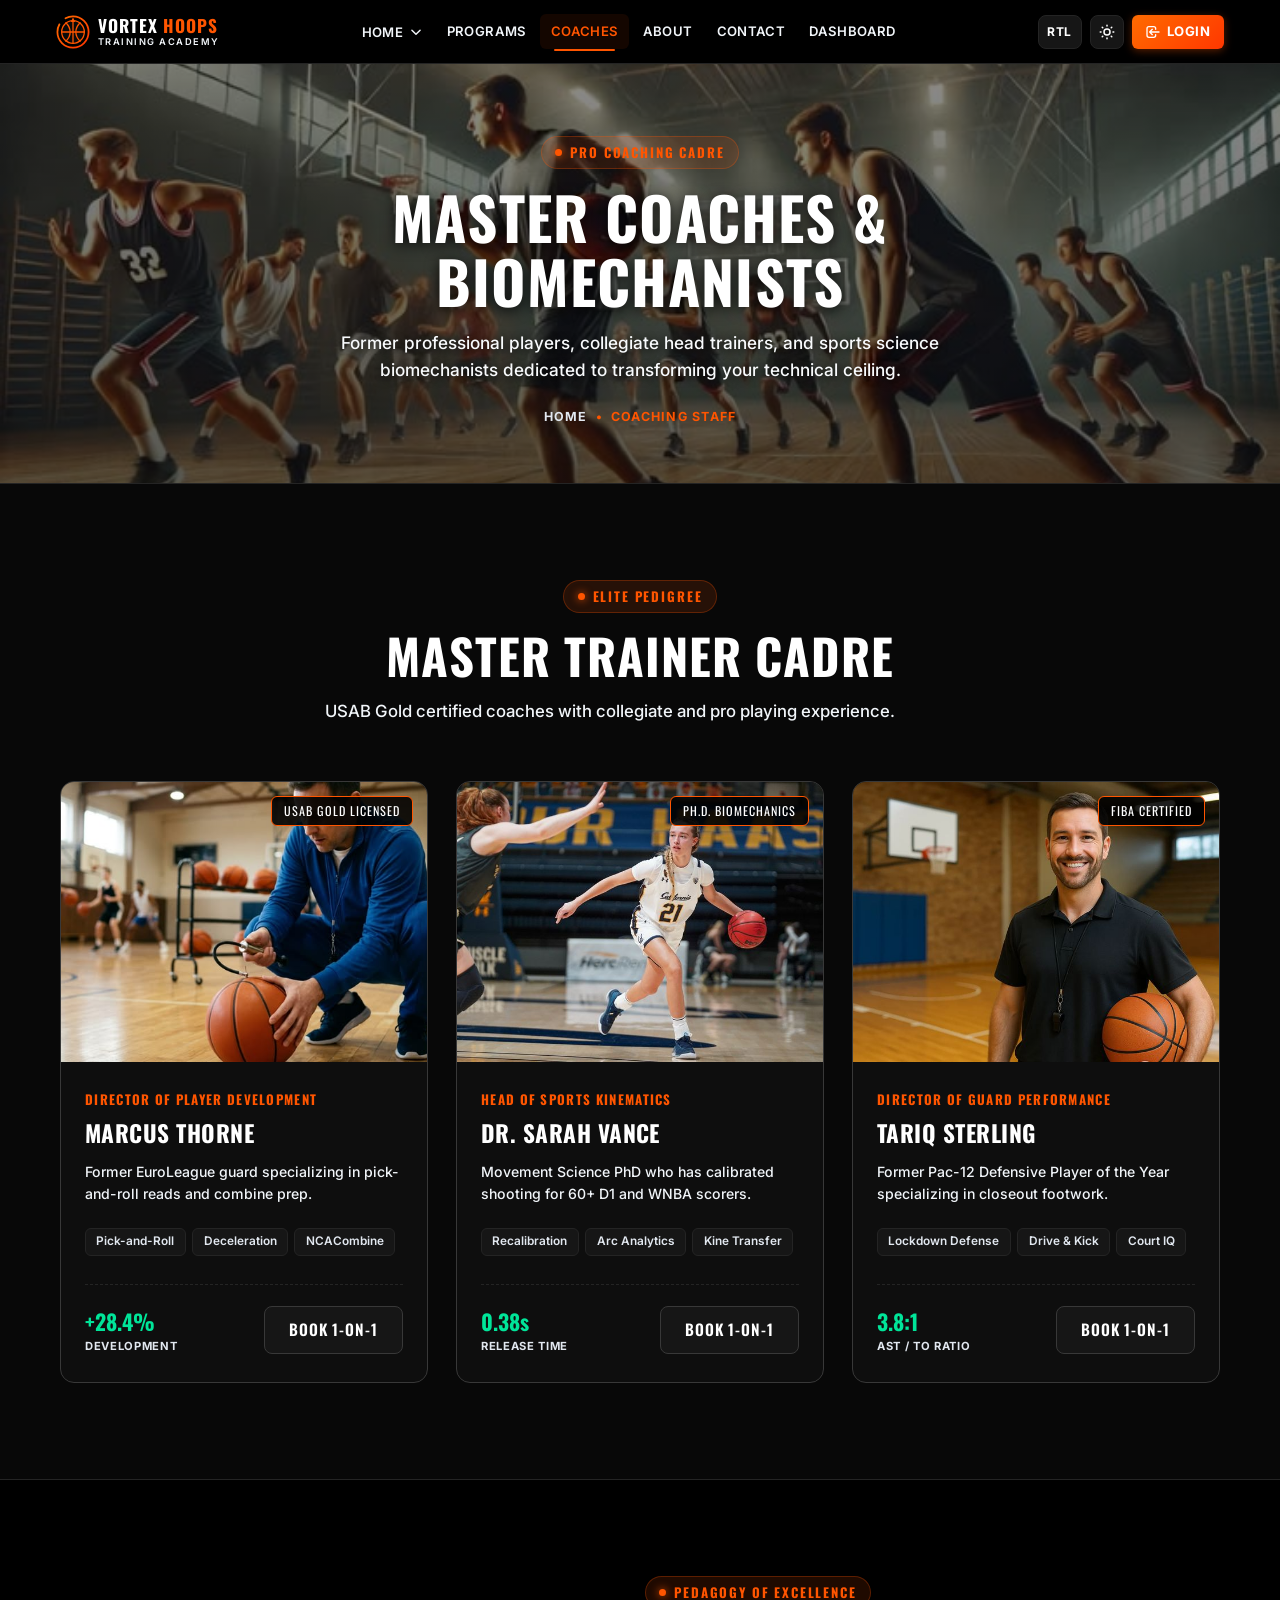
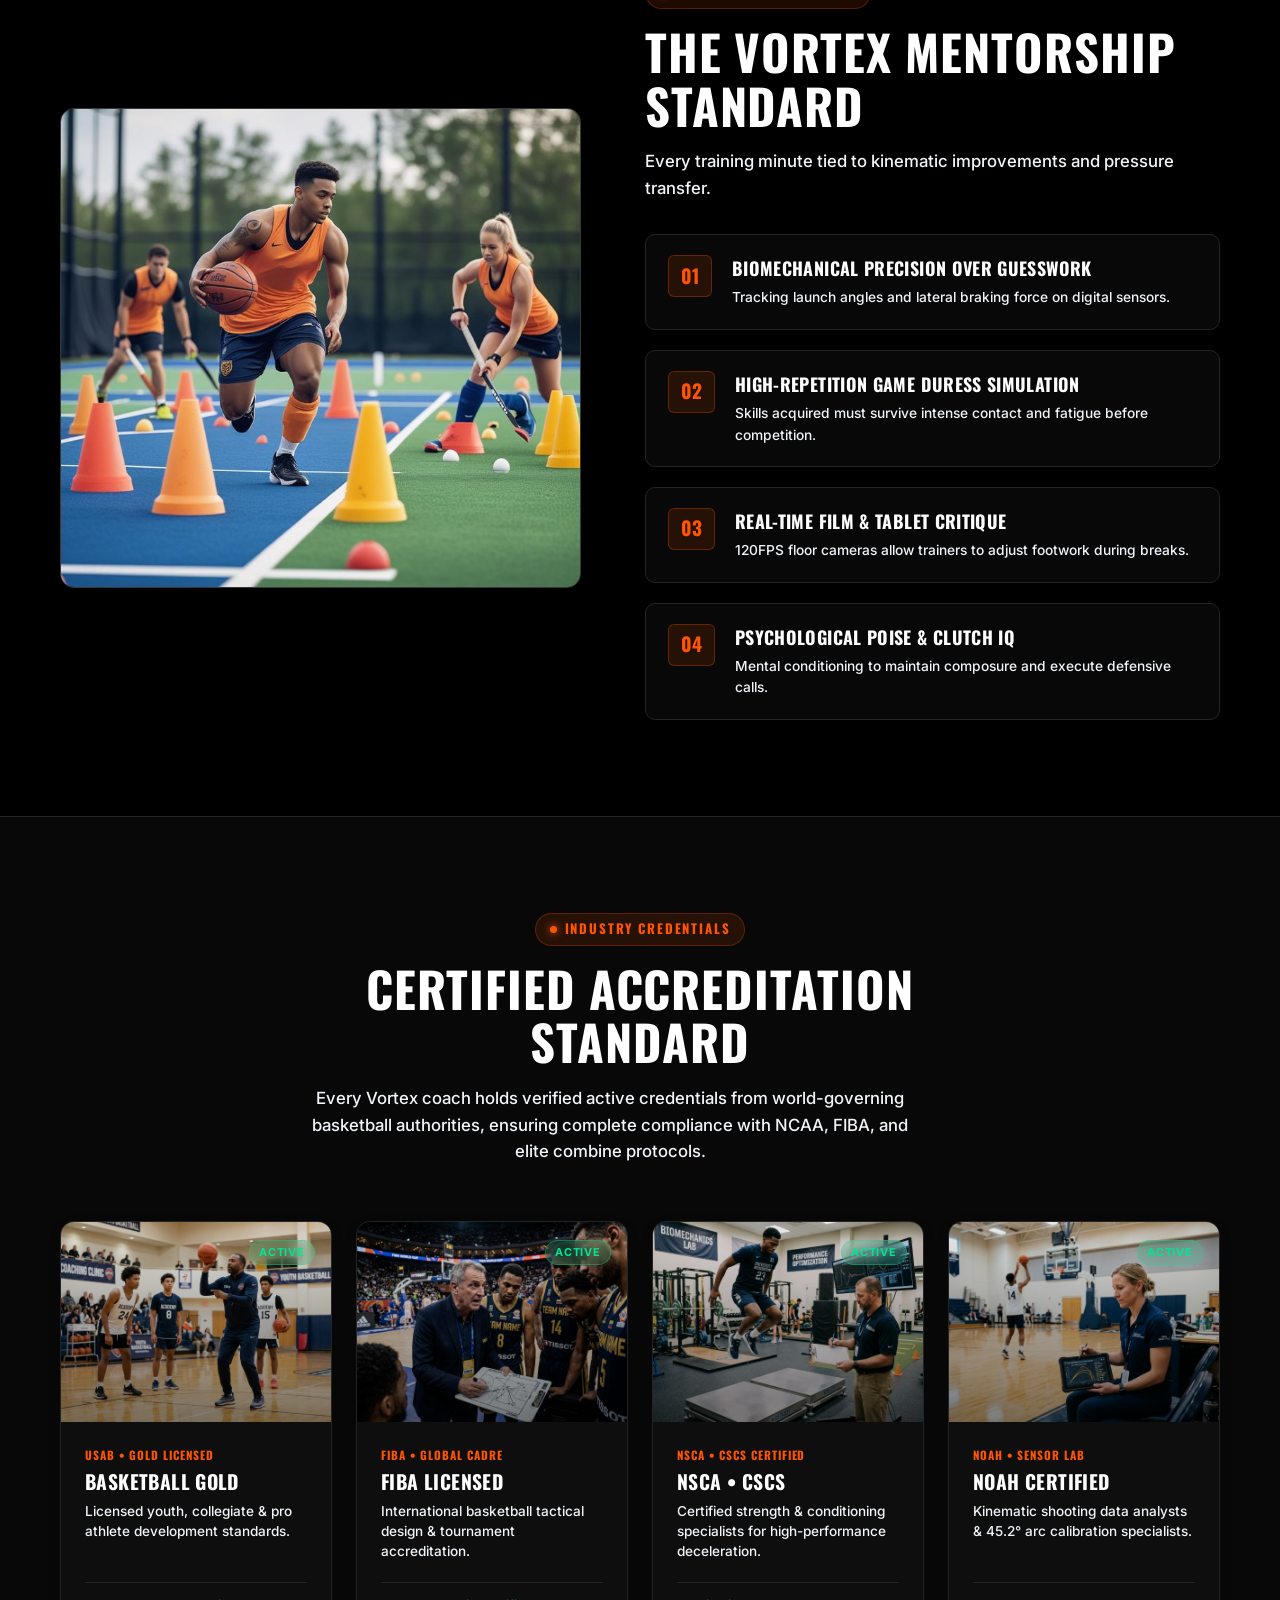
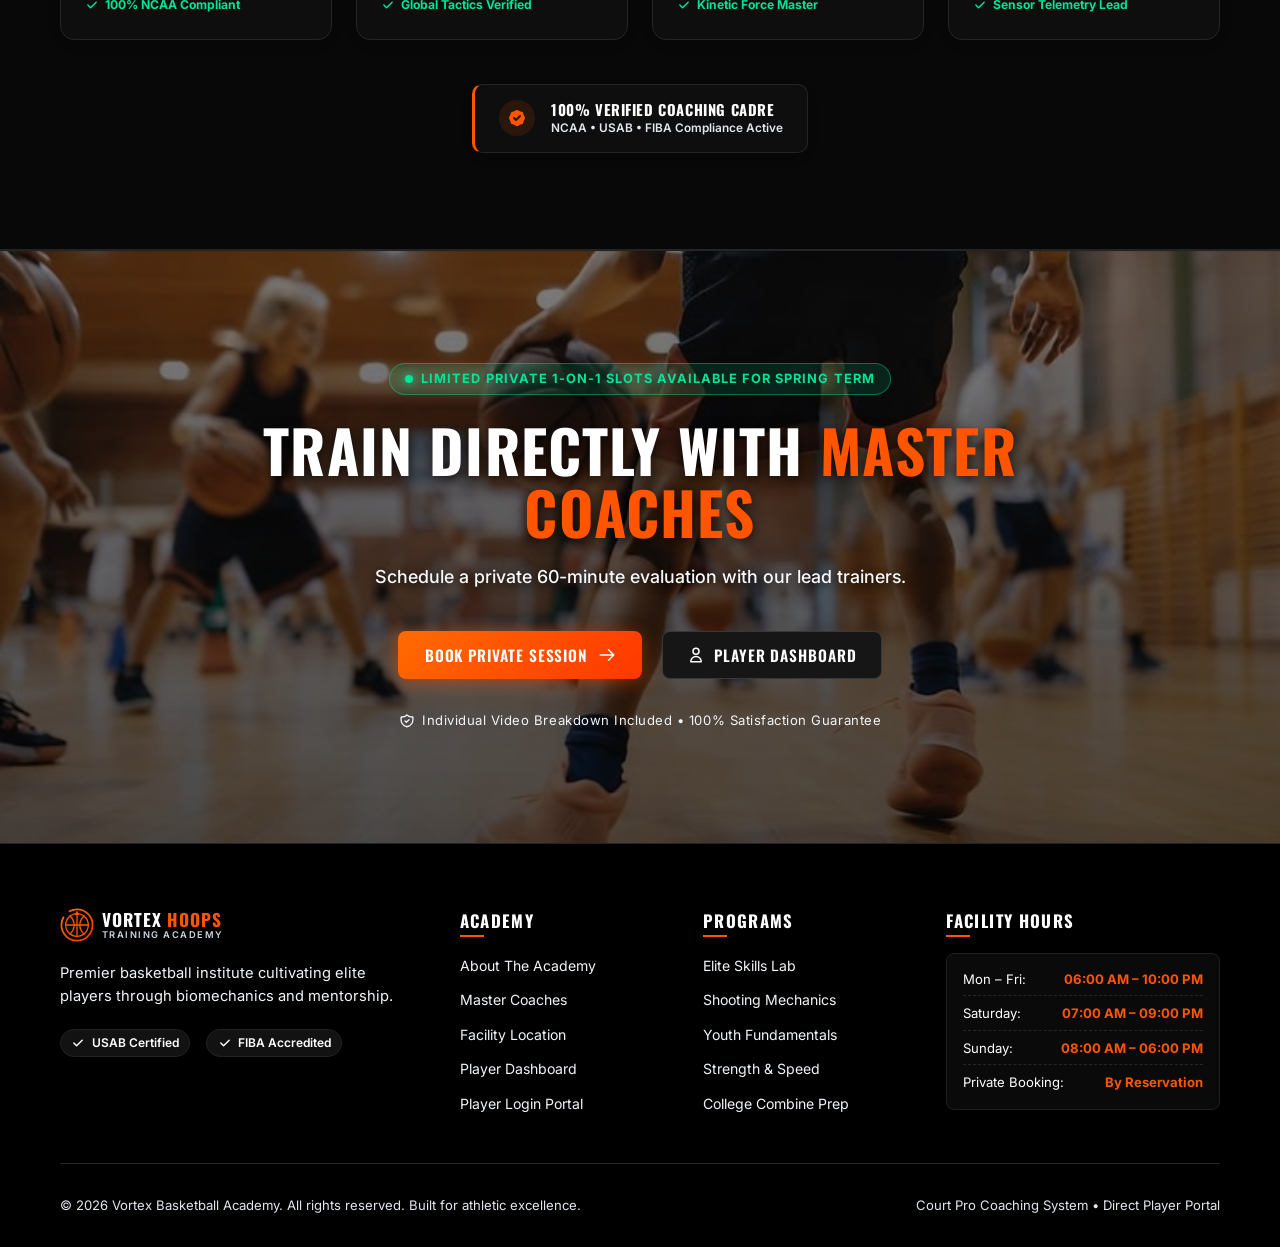
<file: coaches.html>
<!DOCTYPE html>
<html lang="en" dir="ltr" class="dark">

<head>
  <meta charset="UTF-8">
  <meta name="viewport" content="width=device-width, initial-scale=1.0">
  <title>Master Coaches &amp; Biomechanists | Vortex Basketball Academy</title>

  <!-- Favicon -->
  <link rel="icon" type="image/svg+xml" href="assets/images/icons/favicon.svg">

  <!-- Core Stylesheets (Zero Inline CSS) -->
  <link rel="stylesheet" href="assets/css/style.css">
  <link rel="stylesheet" href="assets/css/responsive.css">
</head>

<body>

  <!-- ======================================================================
       PAGE LOADER
       ====================================================================== -->
  <div id="page-loader" role="status" aria-live="polite">
    <div class="loader-brand-box">
      <div class="loader-logo-wrap">
        <img src="assets/images/icons/logo.svg" alt="Vortex Basketball Academy Logo" width="72" height="72">
      </div>
      <h2 class="loader-brand-title">Vortex Academy</h2>
      <p class="loader-brand-tag">Master Coaching Cadre</p>
      <div class="loader-bar-wrap">
        <div class="loader-bar-progress"></div>
      </div>
    </div>
  </div>

  <!-- ======================================================================
       GLOBAL FIXED HEADER
       ====================================================================== -->
  <header class="site-header" id="main-header">
    <div class="header-container">

      <!-- Brand Logo & Name -->
      <a href="index.html" class="brand-link" aria-label="Vortex Basketball Academy Home">
        <img src="assets/images/icons/logo.svg" alt="Vortex Logo" class="brand-logo-img" width="36" height="36">
        <div class="brand-text-group">
          <span class="brand-title">VORTEX <span>HOOPS</span></span>
          <span class="brand-tagline">TRAINING ACADEMY</span>
        </div>
      </a>

      <!-- Desktop Navigation - Exactly 6 items -->
      <nav class="desktop-nav" aria-label="Primary Navigation">
        <!-- 1. Home (Click-only Dropdown) -->
        <div class="nav-dropdown-item">
          <button type="button" class="nav-link nav-dropdown-btn" aria-expanded="false" aria-haspopup="true">
            <span>Home</span>
            <svg class="dropdown-arrow" fill="none" stroke="currentColor" viewBox="0 0 24 24" aria-hidden="true">
              <path stroke-linecap="round" stroke-linejoin="round" d="M19 9l-7 7-7-7" />
            </svg>
          </button>
          <div class="nav-dropdown-menu" role="menu">
            <a href="index.html" class="dropdown-link" role="menuitem">
              <span>Home 1 (Training Hub)</span>
            </a>
            <a href="home-2.html" class="dropdown-link" role="menuitem">
              <span>Home 2 (Pro Performance)</span>
            </a>
          </div>
        </div>

        <!-- 2. Programs -->
        <a href="programs.html" class="nav-link">Programs</a>

        <!-- 3. Coaches -->
        <a href="coaches.html" class="nav-link active">Coaches</a>

        <!-- 4. About -->
        <a href="about.html" class="nav-link">About</a>

        <!-- 5. Contact -->
        <a href="contact.html" class="nav-link">Contact</a>

        <!-- 6. Dashboard -->
        <a href="dashboard.html" class="nav-link">Dashboard</a>
      </nav>

      <!-- Header Action Controls -->
      <div class="header-actions">
        <!-- RTL / LTR Toggle Button -->
        <button type="button" class="icon-control-btn rtl-toggle-btn" aria-label="Toggle Text Direction">
          <span class="dir-label">RTL</span>
        </button>

        <!-- Dark / Light Mode Toggle Button -->
        <button type="button" class="icon-control-btn theme-toggle-btn" aria-label="Toggle Theme Mode">
          <svg class="moon-icon" fill="none" stroke="currentColor" viewBox="0 0 24 24" aria-hidden="true">
            <path stroke-linecap="round" stroke-linejoin="round" stroke-width="2"
              d="M20.354 15.354A9 9 0 018.646 3.646 9.003 9.003 0 0012 21a9.003 9.003 0 008.354-5.646z" />
          </svg>
          <svg class="sun-icon" fill="none" stroke="currentColor" viewBox="0 0 24 24" aria-hidden="true">
            <path stroke-linecap="round" stroke-linejoin="round" stroke-width="2"
              d="M12 3v1m0 16v1m9-9h-1M4 12H3m15.364 6.364l-.707-.707M6.343 6.343l-.707-.707m12.728 0l-.707.707M6.343 17.657l-.707.707M16 12a4 4 0 11-8 0 4 4 0 018 0z" />
          </svg>
        </button>

        <!-- Player Portal Login Button -->
        <a href="login.html" class="header-login-btn" aria-label="Player Portal Login">
          <svg fill="none" stroke="currentColor" viewBox="0 0 24 24" aria-hidden="true">
            <path stroke-linecap="round" stroke-linejoin="round" stroke-width="2"
              d="M11 16l-4-4m0 0l4-4m-4 4h14m-5 4v1a3 3 0 01-3 3H6a3 3 0 01-3-3V7a3 3 0 013-3h7a3 3 0 013 3v1" />
          </svg>
          <span>Login</span>
        </a>

        <!-- Mobile Drawer Toggle Hamburger -->
        <button type="button" class="mobile-toggle-btn" aria-label="Open Mobile Menu" aria-expanded="false"
          aria-controls="mobile-drawer">
          <svg fill="none" stroke="currentColor" viewBox="0 0 24 24" aria-hidden="true">
            <path stroke-linecap="round" stroke-linejoin="round" stroke-width="2" d="M4 6h16M4 12h16M4 18h16" />
          </svg>
        </button>
      </div>

    </div>
  </header>

  <!-- ======================================================================
       MOBILE MENU DRAWER & BACKDROP
       ====================================================================== -->
  <div class="mobile-menu-backdrop" aria-hidden="true"></div>

  <aside class="mobile-menu-drawer" id="mobile-drawer" aria-label="Mobile Navigation Drawer">
    <div class="mobile-drawer-header">
      <div class="brand-link">
        <img src="assets/images/icons/logo.svg" alt="Vortex Logo" class="brand-logo-img" width="32" height="32">
        <div class="brand-text-group">
          <span class="brand-title">VORTEX <span>HOOPS</span></span>
          <span class="brand-tagline">TRAINING ACADEMY</span>
        </div>
      </div>
      <button type="button" class="mobile-close-btn" aria-label="Close Mobile Menu">
        <svg fill="none" stroke="currentColor" viewBox="0 0 24 24" aria-hidden="true" width="20" height="20">
          <path stroke-linecap="round" stroke-linejoin="round" stroke-width="2" d="M6 18L18 6M6 6l12 12" />
        </svg>
      </button>
    </div>

    <div class="mobile-drawer-body">
      <ul class="mobile-nav-list">
        <!-- 1. Home Accordion (Click only) -->
        <li class="mobile-accordion-group">
          <button type="button" class="mobile-nav-link mobile-accordion-btn" aria-expanded="false">
            <span>Home</span>
            <svg class="accordion-chevron" fill="none" stroke="currentColor" viewBox="0 0 24 24" aria-hidden="true"
              width="16" height="16">
              <path stroke-linecap="round" stroke-linejoin="round" stroke-width="2" d="M19 9l-7 7-7-7" />
            </svg>
          </button>
          <div class="mobile-accordion-content">
            <a href="index.html" class="mobile-sub-link">Home 1 (Training Hub)</a>
            <a href="home-2.html" class="mobile-sub-link">Home 2 (Pro Performance)</a>
          </div>
        </li>

        <!-- 2. Programs -->
        <li>
          <a href="programs.html" class="mobile-nav-link">Programs</a>
        </li>

        <!-- 3. Coaches -->
        <li>
          <a href="coaches.html" class="mobile-nav-link active">Coaches</a>
        </li>

        <!-- 4. About -->
        <li>
          <a href="about.html" class="mobile-nav-link">About</a>
        </li>

        <!-- 5. Contact -->
        <li>
          <a href="contact.html" class="mobile-nav-link">Contact</a>
        </li>

        <!-- 6. Dashboard -->
        <li>
          <a href="dashboard.html" class="mobile-nav-link">Dashboard</a>
        </li>
      </ul>

      <!-- Mobile Controls Row -->
      <div class="mobile-drawer-controls">
        <div class="mobile-controls-row">
          <button type="button" class="mobile-action-pill rtl-toggle-btn" aria-label="Toggle Text Direction">
            <svg fill="none" stroke="currentColor" viewBox="0 0 24 24" aria-hidden="true" width="16" height="16">
              <path stroke-linecap="round" stroke-linejoin="round" stroke-width="2"
                d="M8 7h12m0 0l-4-4m4 4l-4 4m0 6H4m0 0l4 4m-4-4l4-4" />
            </svg>
            <span class="dir-label">RTL</span>
          </button>

          <button type="button" class="mobile-action-pill theme-toggle-btn" aria-label="Toggle Theme Mode">
            <svg class="moon-icon" fill="none" stroke="currentColor" viewBox="0 0 24 24" aria-hidden="true" width="16"
              height="16">
              <path stroke-linecap="round" stroke-linejoin="round" stroke-width="2"
                d="M20.354 15.354A9 9 0 018.646 3.646 9.003 9.003 0 0012 21a9.003 9.003 0 008.354-5.646z" />
            </svg>
            <svg class="sun-icon" fill="none" stroke="currentColor" viewBox="0 0 24 24" aria-hidden="true" width="16"
              height="16">
              <path stroke-linecap="round" stroke-linejoin="round" stroke-width="2"
                d="M12 3v1m0 16v1m9-9h-1M4 12H3m15.364 6.364l-.707-.707M6.343 6.343l-.707-.707m12.728 0l-.707.707M6.343 17.657l-.707.707M16 12a4 4 0 11-8 0 4 4 0 018 0z" />
            </svg>
            <span>Theme</span>
          </button>
        </div>

        <a href="login.html" class="mobile-login-pill" aria-label="Player Portal Login">
          <svg fill="none" stroke="currentColor" viewBox="0 0 24 24" aria-hidden="true" width="18" height="18">
            <path stroke-linecap="round" stroke-linejoin="round" stroke-width="2"
              d="M11 16l-4-4m0 0l4-4m-4 4h14m-5 4v1a3 3 0 01-3 3H6a3 3 0 01-3-3V7a3 3 0 013-3h7a3 3 0 013 3v1" />
          </svg>
          <span>Player Portal</span>
        </a>
      </div>
    </div>
  </aside>

  <!-- ======================================================================
       MAIN CONTENT: EXACTLY 5 MAIN CONTENT SECTIONS (INNER PAGE 02)
       ====================================================================== -->
  <main id="main-content">

    <!-- --------------------------------------------------------------------
         SECTION 1: STANDARDIZED INNER PAGE HERO
         Uniform height across all inner pages (min-height: 420px)
         -------------------------------------------------------------------- -->
    <section class="inner-page-hero coaches-hero-bg" aria-label="Coaches Page Banner">
      <div class="inner-hero-overlay" aria-hidden="true"></div>
      <div class="site-container">
        <div class="inner-hero-content">
          <span class="section-eyebrow">Pro Coaching Cadre</span>
          <h1 class="inner-hero-title">Master Coaches &amp; Biomechanists</h1>
          <p class="inner-hero-desc">
            Former professional players, collegiate head trainers, and sports science biomechanists dedicated to
            transforming your technical ceiling.
          </p>
          <div class="breadcrumb-trail">
            <a href="index.html">Home</a>
            <span>&bull;</span>
            <span>Coaching Staff</span>
          </div>
        </div>
      </div>
    </section>

    <!-- --------------------------------------------------------------------
         SECTION 2: MASTER COACHING STAFF ROSTER (3 EVEN CARDS)
         Strictly equal heights, balanced line heights, uniform CTA
         -------------------------------------------------------------------- -->
    <section class="section-coach-roster" aria-label="Master Coaching Staff Roster">
      <div class="site-container">

        <div class="section-header-center">
          <span class="section-eyebrow">Elite Pedigree</span>
          <h2 class="section-heading-lg">Master Trainer Cadre</h2>
          <p class="section-subtext">
            USAB Gold certified coaches with collegiate and pro playing experience.
          </p>
        </div>

        <div class="coach-roster-grid">
          <!-- Coach 1: Marcus Thorne -->
          <div class="coach-card">
            <div class="coach-photo-frame">
              <img src="assets/images/about/p22.jpg" alt="Coach Marcus Thorne portrait" width="400" height="280"
                loading="lazy">
              <span class="coach-cert-badge">USAB Gold Licensed</span>
            </div>
            <div class="coach-card-body">
              <span class="coach-role-title">Director of Player Development</span>
              <h3 class="coach-name">Marcus Thorne</h3>
              <p class="coach-bio">
                Former EuroLeague guard specializing in pick-and-roll reads and combine prep.
              </p>
              <div class="coach-specialties-row">
                <span class="coach-spec-pill">Pick-and-Roll</span>
                <span class="coach-spec-pill">Deceleration</span>
                <span class="coach-spec-pill">NCACombine</span>
              </div>
              <div class="coach-card-footer">
                <div class="coach-metric-highlight">
                  <span class="coach-metric-val">+28.4%</span>
                  <span class="coach-metric-lbl"> Development</span>
                </div>
                <a href="contact.html" class="btn-secondary-court">Book 1-on-1</a>
              </div>
            </div>
          </div>

          <!-- Coach 2: Dr. Sarah Vance -->
          <div class="coach-card">
            <div class="coach-photo-frame">
              <img src="assets/images/about/p23.jpg" alt="Dr. Sarah Vance portrait" width="400" height="280"
                loading="lazy">
              <span class="coach-cert-badge">Ph.D. Biomechanics</span>
            </div>
            <div class="coach-card-body">
              <span class="coach-role-title">Head of Sports Kinematics</span>
              <h3 class="coach-name">Dr. Sarah Vance</h3>
              <p class="coach-bio">
                Movement Science PhD who has calibrated shooting for 60+ D1 and WNBA scorers.
              </p>
              <div class="coach-specialties-row">
                <span class="coach-spec-pill">Recalibration</span>
                <span class="coach-spec-pill">Arc Analytics</span>
                <span class="coach-spec-pill">Kine Transfer</span>
              </div>
              <div class="coach-card-footer">
                <div class="coach-metric-highlight">
                  <span class="coach-metric-val">0.38s</span>
                  <span class="coach-metric-lbl">Release Time</span>
                </div>
                <a href="contact.html" class="btn-secondary-court">Book 1-on-1</a>
              </div>
            </div>
          </div>

          <!-- Coach 3: Tariq Sterling -->
          <div class="coach-card">
            <div class="coach-photo-frame">
              <img src="assets/images/about/p24.jpg" alt="Coach Tariq Sterling portrait" width="400" height="280"
                loading="lazy">
              <span class="coach-cert-badge">FIBA Certified</span>
            </div>
            <div class="coach-card-body">
              <span class="coach-role-title">Director of Guard Performance</span>
              <h3 class="coach-name">Tariq Sterling</h3>
              <p class="coach-bio">
                Former Pac-12 Defensive Player of the Year specializing in closeout footwork.
              </p>
              <div class="coach-specialties-row">
                <span class="coach-spec-pill">Lockdown Defense</span>
                <span class="coach-spec-pill">Drive &amp; Kick</span>
                <span class="coach-spec-pill">Court IQ</span>
              </div>
              <div class="coach-card-footer">
                <div class="coach-metric-highlight">
                  <span class="coach-metric-val">3.8:1</span>
                  <span class="coach-metric-lbl">AST / TO Ratio</span>
                </div>
                <a href="contact.html" class="btn-secondary-court">Book 1-on-1</a>
              </div>
            </div>
          </div>
        </div>

      </div>
    </section>

    <!-- --------------------------------------------------------------------
         SECTION 3: THE 4-PILLAR COACHING PHILOSOPHY
         -------------------------------------------------------------------- -->
    <section class="section-philosophy" aria-label="Academy Coaching Philosophy">
      <div class="site-container">

        <div class="philosophy-grid">
          <!-- Left Visual Anchor -->
          <div class="philosophy-media-box">
            <img src="assets/images/sections/p25.jpg" alt="Vortex coaches instructing athlete during live game drill"
              width="600" height="480" loading="lazy">
          </div>

          <!-- Right Philosophy Stack -->
          <div>
            <span class="section-eyebrow">Pedagogy of Excellence</span>
            <h2 class="section-heading-lg">The Vortex Mentorship Standard</h2>
            <p class="section-subtext">
              Every training minute tied to kinematic improvements and pressure transfer.
            </p>

            <div class="philosophy-pillars-stack">
              <div class="philosophy-pillar-item">
                <span class="philosophy-num-badge">01</span>
                <div>
                  <h3 class="philosophy-item-title">Biomechanical Precision Over Guesswork</h3>
                  <p class="philosophy-item-desc">
                    Tracking launch angles and lateral braking force on digital sensors.
                  </p>
                </div>
              </div>

              <div class="philosophy-pillar-item">
                <span class="philosophy-num-badge">02</span>
                <div>
                  <h3 class="philosophy-item-title">High-Repetition Game Duress Simulation</h3>
                  <p class="philosophy-item-desc">
                    Skills acquired must survive intense contact and fatigue before competition.
                  </p>
                </div>
              </div>

              <div class="philosophy-pillar-item">
                <span class="philosophy-num-badge">03</span>
                <div>
                  <h3 class="philosophy-item-title">Real-Time Film &amp; Tablet Critique</h3>
                  <p class="philosophy-item-desc">
                    120FPS floor cameras allow trainers to adjust footwork during breaks.
                  </p>
                </div>
              </div>

              <div class="philosophy-pillar-item">
                <span class="philosophy-num-badge">04</span>
                <div>
                  <h3 class="philosophy-item-title">Psychological Poise &amp; Clutch IQ</h3>
                  <p class="philosophy-item-desc">
                    Mental conditioning to maintain composure and execute defensive calls.
                  </p>
                </div>
              </div>
            </div>
          </div>
        </div>

      </div>
    </section>

    <!-- --------------------------------------------------------------------
         SECTION 4: ACCREDITATION & CERTIFICATIONS (SPLIT AUTHORITY LEDGER)
         -------------------------------------------------------------------- -->
    <section class="section-credentials-bar" aria-label="Coaching Accreditations and Certifications">
      <div class="site-container">

        <!-- Centered Section Header -->
        <div class="section-header-center">
          <span class="section-eyebrow">Industry Credentials</span>
          <h2 class="section-heading-lg">Certified Accreditation Standard</h2>
          <p class="section-subtext">
            Every Vortex coach holds verified active credentials from world-governing basketball authorities, ensuring
            complete compliance with NCAA, FIBA, and elite combine protocols.
          </p>
        </div>

        <!-- 4 Symmetrical Credential Photo Cards Grid -->
        <div class="credentials-photo-grid">

          <!-- Card 1: USA Basketball Gold -->
          <article class="cred-photo-card">
            <div class="cred-card-media">
              <img src="assets/images/sections/cred-usab.jpg"
                alt="USA Basketball Gold licensed coach demonstrating fundamentals" width="600" height="420"
                loading="lazy">
              <div class="cred-card-overlay" aria-hidden="true"></div>
            </div>
            <div class="cred-card-badge">
              <span class="cred-status-pill">Active</span>
            </div>
            <div class="cred-card-body">
              <span class="cred-org-tag">USAB &bull; Gold Licensed</span>
              <h3 class="cred-card-title"> Basketball Gold</h3>
              <p class="cred-card-desc">Licensed youth, collegiate &amp; pro athlete development standards.</p>
              <div class="cred-card-footer">
                <span class="cred-verify-badge">
                  <svg fill="currentColor" viewBox="0 0 20 20" width="14" height="14" aria-hidden="true">
                    <path fill-rule="evenodd"
                      d="M16.707 5.293a1 1 0 010 1.414l-8 8a1 1 0 01-1.414 0l-4-4a1 1 0 011.414-1.414L8 12.586l7.293-7.293a1 1 0 011.414 0z"
                      clip-rule="evenodd" />
                  </svg>
                  <span>100% NCAA Compliant</span>
                </span>
              </div>
            </div>
          </article>

          <!-- Card 2: FIBA Licensed -->
          <article class="cred-photo-card">
            <div class="cred-card-media">
              <img src="assets/images/sections/cred-fiba.jpg"
                alt="FIBA licensed coach drawing tactical set plays during huddle" width="600" height="420"
                loading="lazy">
              <div class="cred-card-overlay" aria-hidden="true"></div>
            </div>
            <div class="cred-card-badge">
              <span class="cred-status-pill">Active</span>
            </div>
            <div class="cred-card-body">
              <span class="cred-org-tag">FIBA &bull; Global Cadre</span>
              <h3 class="cred-card-title">FIBA Licensed</h3>
              <p class="cred-card-desc">International basketball tactical design &amp; tournament accreditation.</p>
              <div class="cred-card-footer">
                <span class="cred-verify-badge">
                  <svg fill="currentColor" viewBox="0 0 20 20" width="14" height="14" aria-hidden="true">
                    <path fill-rule="evenodd"
                      d="M16.707 5.293a1 1 0 010 1.414l-8 8a1 1 0 01-1.414 0l-4-4a1 1 0 011.414-1.414L8 12.586l7.293-7.293a1 1 0 011.414 0z"
                      clip-rule="evenodd" />
                  </svg>
                  <span>Global Tactics Verified</span>
                </span>
              </div>
            </div>
          </article>

          <!-- Card 3: NSCA CSCS -->
          <article class="cred-photo-card">
            <div class="cred-card-media">
              <img src="assets/images/sections/cred-nsca.jpg"
                alt="NSCA CSCS coach analyzing jump power and deceleration on force plates" width="600" height="420"
                loading="lazy">
              <div class="cred-card-overlay" aria-hidden="true"></div>
            </div>
            <div class="cred-card-badge">
              <span class="cred-status-pill">Active</span>
            </div>
            <div class="cred-card-body">
              <span class="cred-org-tag">NSCA &bull; CSCS Certified</span>
              <h3 class="cred-card-title">NSCA &bull; CSCS</h3>
              <p class="cred-card-desc">Certified strength &amp; conditioning specialists for high-performance
                deceleration.</p>
              <div class="cred-card-footer">
                <span class="cred-verify-badge">
                  <svg fill="currentColor" viewBox="0 0 20 20" width="14" height="14" aria-hidden="true">
                    <path fill-rule="evenodd"
                      d="M16.707 5.293a1 1 0 010 1.414l-8 8a1 1 0 01-1.414 0l-4-4a1 1 0 011.414-1.414L8 12.586l7.293-7.293a1 1 0 011.414 0z"
                      clip-rule="evenodd" />
                  </svg>
                  <span>Kinetic Force Master</span>
                </span>
              </div>
            </div>
          </article>

          <!-- Card 4: Noah Certified -->
          <article class="cred-photo-card">
            <div class="cred-card-media">
              <img src="assets/images/sections/cred-noah.jpg"
                alt="Noah certified analyst reviewing shooting arc trajectory data courtside" width="600" height="420"
                loading="lazy">
              <div class="cred-card-overlay" aria-hidden="true"></div>
            </div>
            <div class="cred-card-badge">
              <span class="cred-status-pill">Active</span>
            </div>
            <div class="cred-card-body">
              <span class="cred-org-tag">Noah &bull; Sensor Lab</span>
              <h3 class="cred-card-title">Noah Certified</h3>
              <p class="cred-card-desc">Kinematic shooting data analysts &amp; 45.2&deg; arc calibration specialists.
              </p>
              <div class="cred-card-footer">
                <span class="cred-verify-badge">
                  <svg fill="currentColor" viewBox="0 0 20 20" width="14" height="14" aria-hidden="true">
                    <path fill-rule="evenodd"
                      d="M16.707 5.293a1 1 0 010 1.414l-8 8a1 1 0 01-1.414 0l-4-4a1 1 0 011.414-1.414L8 12.586l7.293-7.293a1 1 0 011.414 0z"
                      clip-rule="evenodd" />
                  </svg>
                  <span>Sensor Telemetry Lead</span>
                </span>
              </div>
            </div>
          </article>

        </div>

        <!-- Trust Verification Bar -->
        <div class="credentials-trust-bar">
          <div class="credentials-trust-seal">
            <div class="seal-badge-icon" aria-hidden="true">
              <svg fill="currentColor" viewBox="0 0 20 20" width="20" height="20">
                <path fill-rule="evenodd"
                  d="M6.267 3.455a3.066 3.066 0 001.745-.723 3.066 3.066 0 013.976 0 3.066 3.066 0 001.745.723 3.066 3.066 0 012.812 2.812c.051.643.304 1.254.723 1.745a3.066 3.066 0 010 3.976 3.066 3.066 0 00-.723 1.745 3.066 3.066 0 01-2.812 2.812 3.066 3.066 0 00-1.745.723 3.066 3.066 0 01-3.976 0 3.066 3.066 0 00-1.745-.723 3.066 3.066 0 01-2.812-2.812 3.066 3.066 0 00-.723-1.745 3.066 3.066 0 010-3.976 3.066 3.066 0 00.723-1.745 3.066 3.066 0 012.812-2.812zm7.44 5.252a1 1 0 00-1.414-1.414L9 10.586 7.707 9.293a1 1 0 00-1.414 1.414l2 2a1 1 0 001.414 0l4-4z"
                  clip-rule="evenodd" />
              </svg>
            </div>
            <div class="seal-text-group">
              <span class="seal-title">100% Verified Coaching Cadre</span>
              <span class="seal-desc">NCAA &bull; USAB &bull; FIBA Compliance Active</span>
            </div>
          </div>
        </div>

      </div>
    </section>

    <!-- --------------------------------------------------------------------
         SECTION 5: PRIVATE CONSULTATION CTA (MANDATORY FINAL SECTION)
         -------------------------------------------------------------------- -->
    <section class="section-coaches-cta" aria-label="Book Private Coaching Consultation">
      <div class="site-container">
        <div class="cta-box-inner">

          <div class="cta-live-indicator">
            <span class="cta-live-dot" aria-hidden="true"></span>
            <span>Limited Private 1-on-1 Slots Available for Spring Term</span>
          </div>

          <h2 class="cta-main-title">
            Train Directly With <span>Master Coaches</span>
          </h2>

          <p class="cta-description">
            Schedule a private 60-minute evaluation with our lead trainers.
          </p>

          <div class="cta-buttons-row">
            <a href="contact.html" class="btn-primary-court">
              <span>Book Private Session</span>
              <svg fill="none" stroke="currentColor" viewBox="0 0 24 24" width="18" height="18" aria-hidden="true">
                <path stroke-linecap="round" stroke-linejoin="round" stroke-width="2" d="M14 5l7 7m0 0l-7 7m7-7H3" />
              </svg>
            </a>
            <a href="login.html" class="btn-secondary-court">
              <svg fill="none" stroke="currentColor" viewBox="0 0 24 24" width="18" height="18" aria-hidden="true">
                <path stroke-linecap="round" stroke-linejoin="round" stroke-width="2"
                  d="M16 7a4 4 0 11-8 0 4 4 0 018 0zM12 14a7 7 0 00-7 7h14a7 7 0 00-7-7z" />
              </svg>
              <span>Player Dashboard</span>
            </a>
          </div>

          <div class="cta-guarantee-note">
            <svg fill="none" stroke="currentColor" viewBox="0 0 24 24" width="16" height="16" aria-hidden="true">
              <path stroke-linecap="round" stroke-linejoin="round" stroke-width="2"
                d="M9 12l2 2 4-4m5.618-4.016A11.955 11.955 0 0112 2.944a11.955 11.955 0 01-8.618 3.04A12.02 12.02 0 003 9c0 5.591 3.824 10.29 9 11.622 5.176-1.332 9-6.03 9-11.622 0-1.042-.133-2.052-.382-3.016z" />
            </svg>
            <span>Individual Video Breakdown Included &bull; 100% Satisfaction Guarantee</span>
          </div>

        </div>
      </div>
    </section>

  </main>

  <!-- ======================================================================
       GLOBAL SCROLL TO TOP BUTTON
       ====================================================================== -->
  <button type="button" class="scroll-top-btn" aria-label="Scroll back to top">
    <svg fill="none" stroke="currentColor" viewBox="0 0 24 24" aria-hidden="true">
      <path stroke-linecap="round" stroke-linejoin="round" d="M5 15l7-7 7 7" />
    </svg>
  </button>

  <!-- ======================================================================
       SHARED FOOTER
       ====================================================================== -->
  <footer class="site-footer">
    <div class="footer-container">
      <div class="footer-grid">
        <!-- Brand Column -->
        <div class="footer-brand-col">
          <a href="index.html" class="brand-link" aria-label="Vortex Basketball Academy">
            <img src="assets/images/icons/logo.svg" alt="Vortex Logo" class="brand-logo-img" width="36" height="36">
            <div class="brand-text-group">
              <span class="brand-title">VORTEX <span>HOOPS</span></span>
              <span class="brand-tagline">TRAINING ACADEMY</span>
            </div>
          </a>
          <p class="footer-desc">
            Premier basketball institute cultivating elite players through biomechanics and mentorship.
          </p>

          <!-- Social Media Channels (Matching Reference Model) -->
          <div class="footer-social-row" aria-label="Social Media Channels">
            <a href="https://instagram.com" class="footer-social-pill" aria-label="Instagram" target="_blank" rel="noopener">
              <svg fill="none" stroke="currentColor" viewBox="0 0 24 24" width="16" height="16" aria-hidden="true">
                <rect x="2" y="2" width="20" height="20" rx="5" ry="5" stroke-width="2"/>
                <path d="M16 11.37A4 4 0 1112.63 8 4 4 0 0116 11.37z" stroke-width="2"/>
                <circle cx="17.5" cy="6.5" r="1.5" fill="currentColor"/>
              </svg>
            </a>
            <a href="https://facebook.com" class="footer-social-pill" aria-label="Facebook" target="_blank" rel="noopener">
              <svg fill="currentColor" viewBox="0 0 24 24" width="16" height="16" aria-hidden="true">
                <path d="M22 12c0-5.523-4.477-10-10-10S2 6.477 2 12c0 4.991 3.657 9.128 8.438 9.878v-6.987h-2.54V12h2.54V9.797c0-2.506 1.492-3.89 3.777-3.89 1.094 0 2.238.195 2.238.195v2.46h-1.26c-1.243 0-1.63.771-1.63 1.562V12h2.773l-.443 2.89h-2.33v6.988C18.343 21.128 22 16.991 22 12z"/>
              </svg>
            </a>
            <a href="https://youtube.com" class="footer-social-pill" aria-label="YouTube" target="_blank" rel="noopener">
              <svg fill="currentColor" viewBox="0 0 24 24" width="16" height="16" aria-hidden="true">
                <path d="M23.498 6.186a3.016 3.016 0 00-2.122-2.136C19.505 3.545 12 3.545 12 3.545s-7.505 0-9.377.505A3.017 3.017 0 00.502 6.186C0 8.07 0 12 0 12s0 3.93.502 5.814a3.016 3.016 0 002.122 2.136c1.871.505 9.376.505 9.376.505s7.505 0 9.377-.505a3.015 3.015 0 002.122-2.136C24 15.93 24 12 24 12s0-3.93-.502-5.814zM9.545 15.568V8.432L15.818 12l-6.273 3.568z"/>
              </svg>
            </a>
            <a href="https://wa.me/18005554667" class="footer-social-pill" aria-label="WhatsApp" target="_blank" rel="noopener">
              <svg fill="currentColor" viewBox="0 0 24 24" width="16" height="16" aria-hidden="true">
                <path d="M12.031 0C5.397 0 0 5.398 0 12.034c0 2.12.553 4.19 1.603 6.01L.069 24l6.126-1.606a12.008 12.008 0 005.836 1.505h.005c6.632 0 12.03-5.398 12.03-12.035 0-3.217-1.252-6.24-3.528-8.517A11.97 11.97 0 0012.031 0zm0 22.029h-.004a10.02 10.02 0 01-5.11-1.397l-.367-.218-3.799.996 1.014-3.704-.239-.38a9.987 9.987 0 01-1.532-5.292c0-5.529 4.498-10.028 10.034-10.028 2.68 0 5.197 1.044 7.09 2.939a9.96 9.96 0 012.933 7.095c0 5.53-4.5 10.029-10.035 10.029z"/>
              </svg>
            </a>
          </div>

          <div class="footer-badges">
            <span class="footer-badge-pill">
              <svg fill="currentColor" viewBox="0 0 20 20" width="14" height="14" aria-hidden="true">
                <path fill-rule="evenodd"
                  d="M16.707 5.293a1 1 0 010 1.414l-8 8a1 1 0 01-1.414 0l-4-4a1 1 0 011.414-1.414L8 12.586l7.293-7.293a1 1 0 011.414 0z"
                  clip-rule="evenodd" />
              </svg>
              USAB Certified
            </span>
            <span class="footer-badge-pill">
              <svg fill="currentColor" viewBox="0 0 20 20" width="14" height="14" aria-hidden="true">
                <path fill-rule="evenodd"
                  d="M16.707 5.293a1 1 0 010 1.414l-8 8a1 1 0 01-1.414 0l-4-4a1 1 0 011.414-1.414L8 12.586l7.293-7.293a1 1 0 011.414 0z"
                  clip-rule="evenodd" />
              </svg>
              FIBA Accredited
            </span>
          </div>
        </div>

        <!-- Quick Links: Academy Column -->
        <div>
          <h3 class="footer-heading">Academy</h3>
          <ul class="footer-link-list">
            <li><a href="about.html">About The Academy</a></li>
            <li><a href="coaches.html">Master Coaches</a></li>
            <li><a href="contact.html">Facility Location</a></li>
            <li><a href="dashboard.html">Player Dashboard</a></li>
            <li><a href="login.html">Player Login Portal</a></li>
          </ul>
        </div>

        <!-- Training Programs Column -->
        <div>
          <h3 class="footer-heading">Programs</h3>
          <ul class="footer-link-list">
            <li><a href="programs.html">Elite Skills Lab</a></li>
            <li><a href="programs.html">Shooting Mechanics</a></li>
            <li><a href="programs.html">Youth Fundamentals</a></li>
            <li><a href="programs.html">Strength &amp; Speed</a></li>
            <li><a href="programs.html">College Combine Prep</a></li>
          </ul>
        </div>

        <!-- Schedule & Court Hours -->
        <div>
          <h3 class="footer-heading">Facility Hours</h3>
          <div class="footer-schedule-box">
            <div class="schedule-row">
              <span>Mon – Fri:</span>
              <span class="schedule-highlight">06:00 AM – 10:00 PM</span>
            </div>
            <div class="schedule-row">
              <span>Saturday:</span>
              <span class="schedule-highlight">07:00 AM – 09:00 PM</span>
            </div>
            <div class="schedule-row">
              <span>Sunday:</span>
              <span class="schedule-highlight">08:00 AM – 06:00 PM</span>
            </div>
            <div class="schedule-row">
              <span>Private Booking:</span>
              <span class="schedule-highlight">By Reservation</span>
            </div>
          </div>
        </div>
      </div>

      <!-- Footer Bottom Bar -->
      <div class="footer-bottom-bar">
        <p>&copy; 2026 Vortex Basketball Academy. All rights reserved. Built for athletic excellence.</p>
        <p>Court Pro Coaching System &bull; Direct Player Portal</p>
      </div>
    </div>
  </footer>

  <!-- Core Scripts (Zero Inline JS) -->
  <script src="assets/js/main.js"></script>
</body>

</html>
</file>
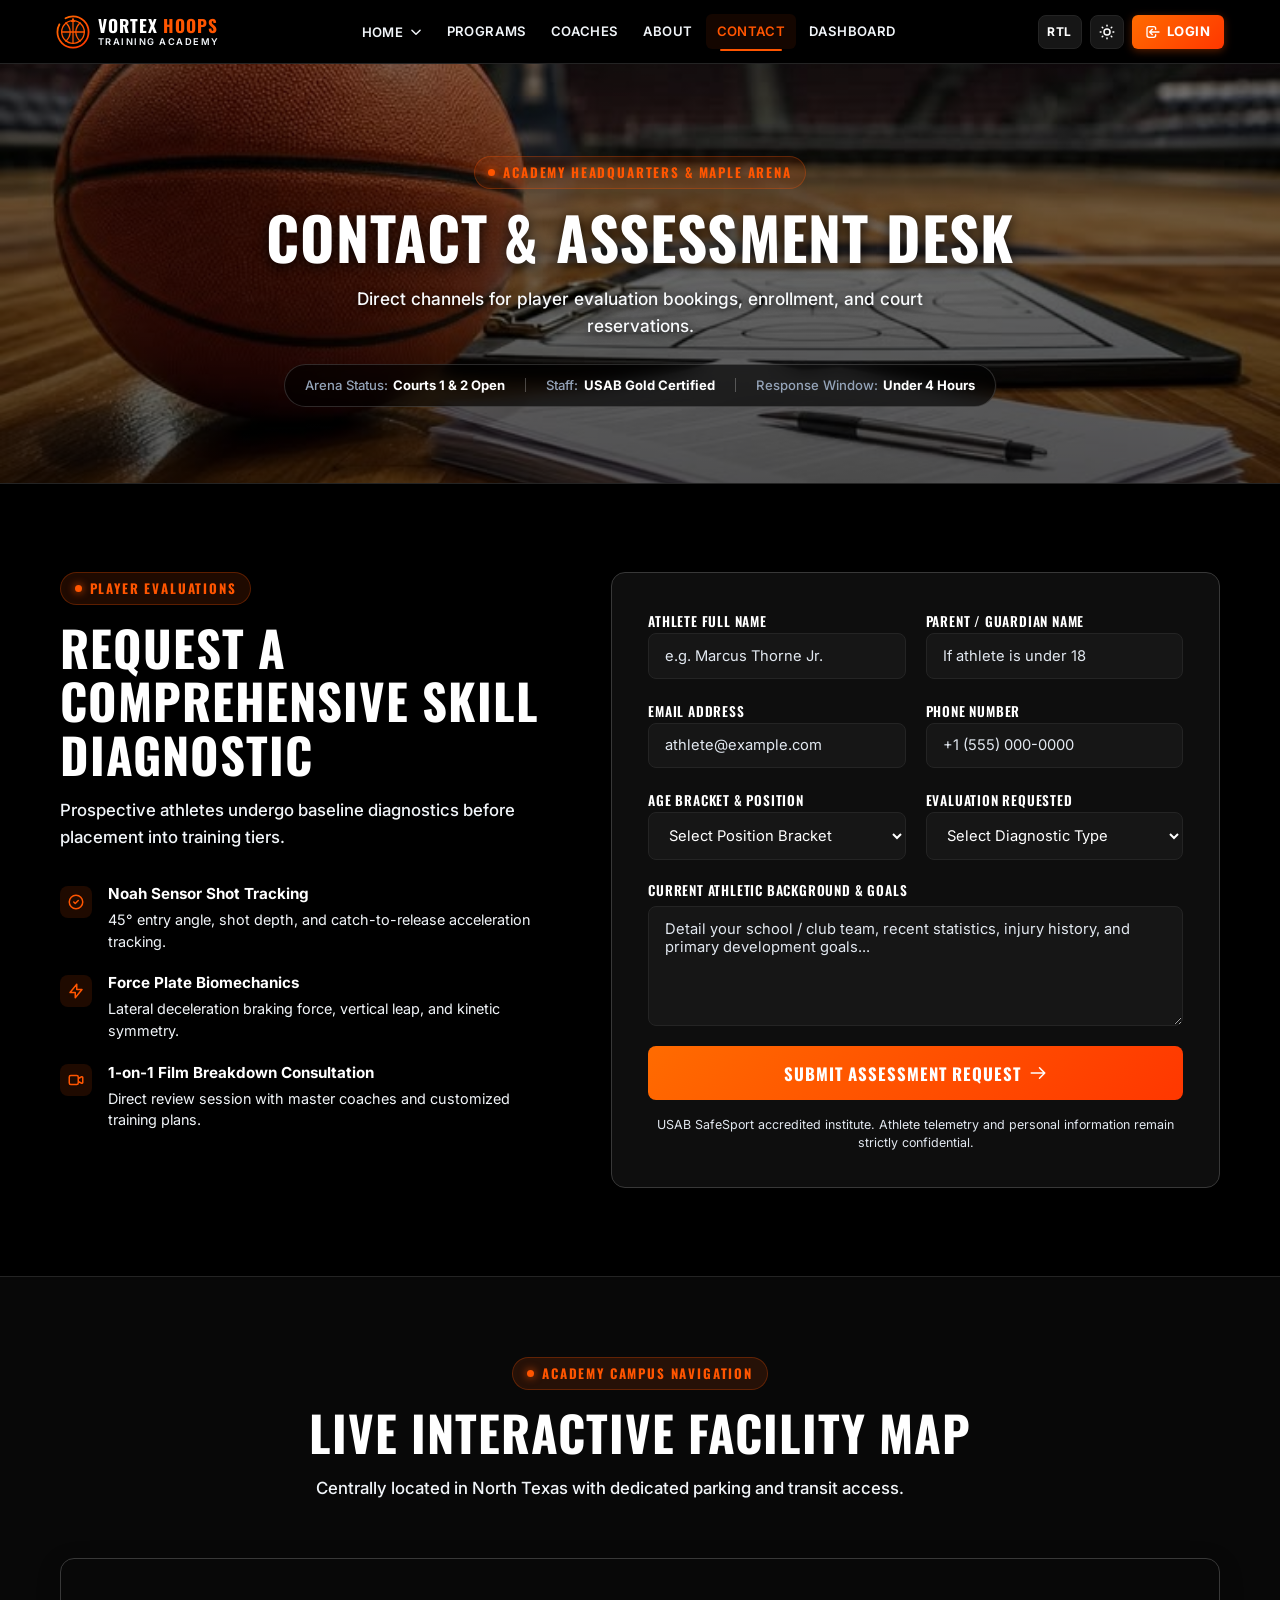
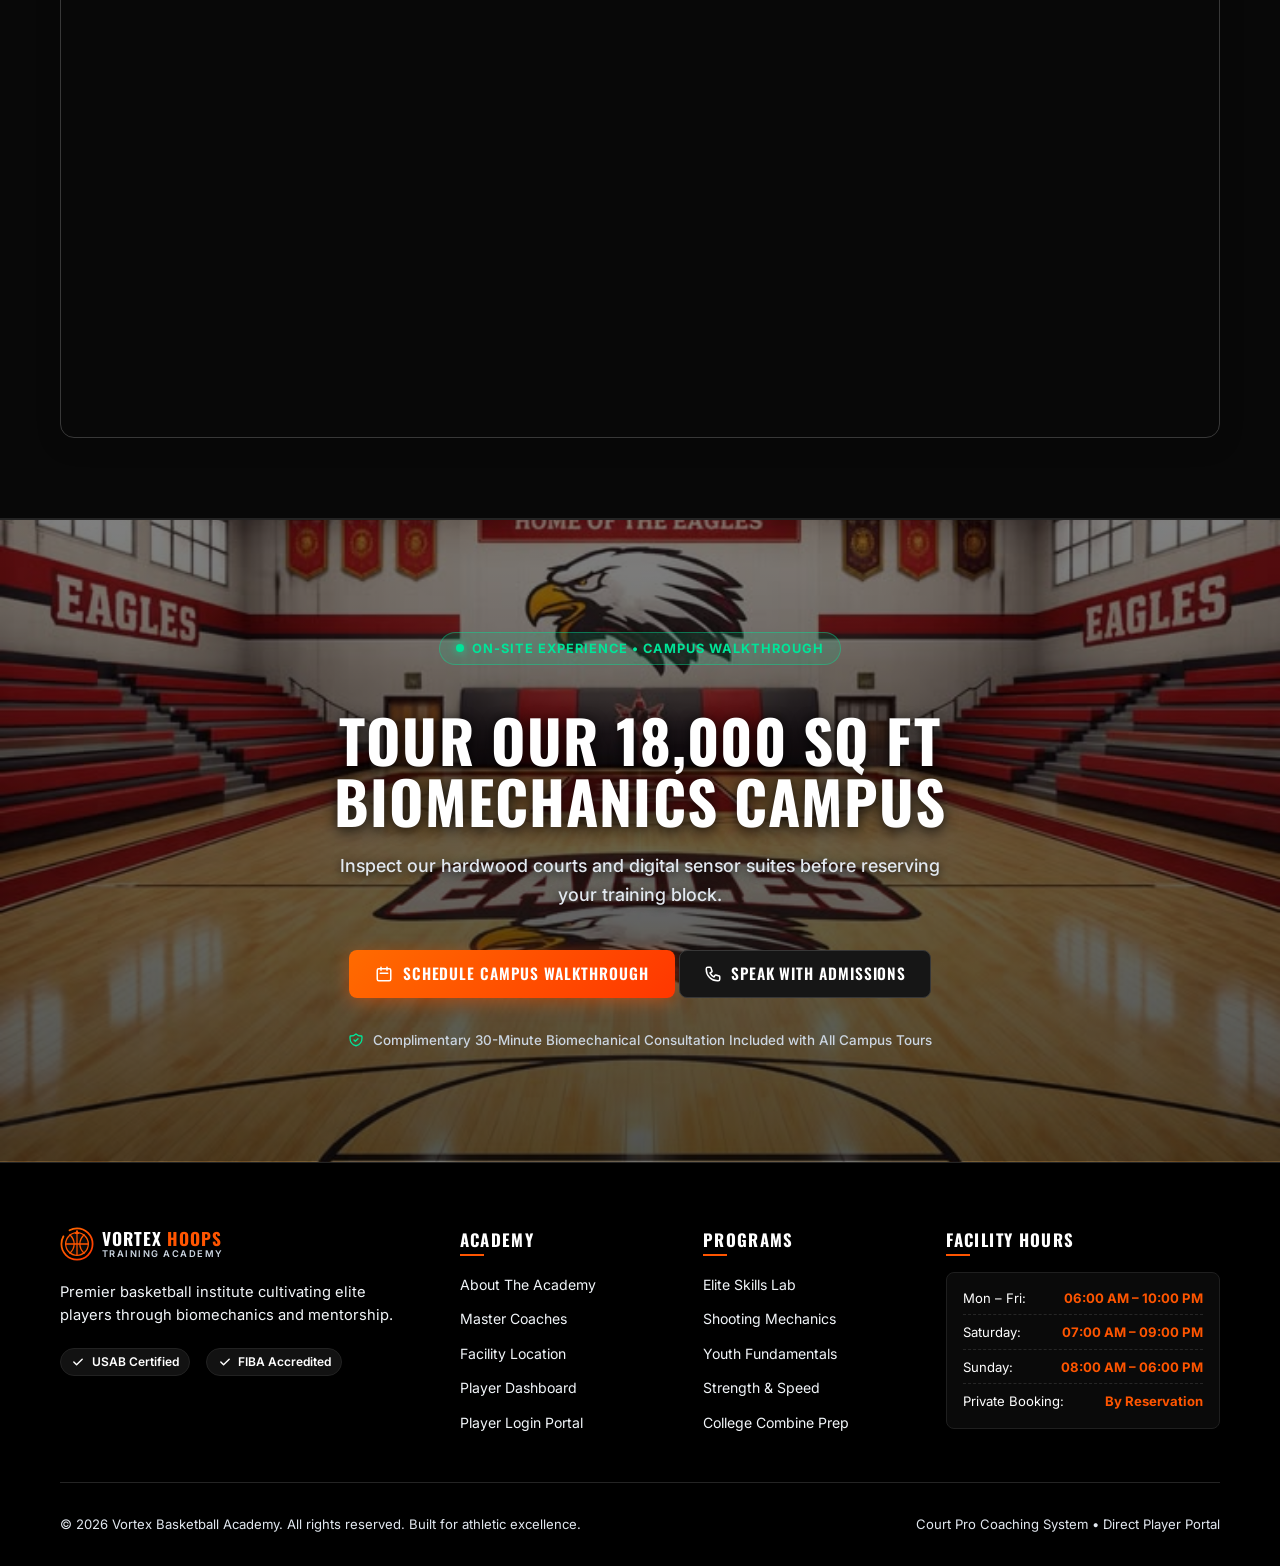
<file: contact.html>
<!DOCTYPE html>
<html lang="en" dir="ltr" class="dark">

<head>
  <meta charset="UTF-8">
  <meta name="viewport" content="width=device-width, initial-scale=1.0">
  <title>Contact &amp; Facility Location | Vortex Basketball Academy</title>

  <!-- Favicon -->
  <link rel="icon" type="image/svg+xml" href="assets/images/icons/favicon.svg">

  <!-- Core Stylesheets (Zero Inline CSS) -->
  <link rel="stylesheet" href="assets/css/style.css">
  <link rel="stylesheet" href="assets/css/responsive.css">
</head>

<body>

  <!-- ======================================================================
       PAGE LOADER
       ====================================================================== -->
  <div id="page-loader" role="status" aria-live="polite">
    <div class="loader-brand-box">
      <div class="loader-logo-wrap">
        <img src="assets/images/icons/logo.svg" alt="Vortex Basketball Academy Logo" width="72" height="72">
      </div>
      <h2 class="loader-brand-title">Vortex Academy</h2>
      <p class="loader-brand-tag">Contact &amp; Evaluation Desk</p>
      <div class="loader-bar-wrap">
        <div class="loader-bar-progress"></div>
      </div>
    </div>
  </div>

  <!-- ======================================================================
       GLOBAL FIXED HEADER
       ====================================================================== -->
  <header class="site-header" id="main-header">
    <div class="header-container">

      <!-- Brand Logo & Name -->
      <a href="index.html" class="brand-link" aria-label="Vortex Basketball Academy Home">
        <img src="assets/images/icons/logo.svg" alt="Vortex Logo" class="brand-logo-img" width="36" height="36">
        <div class="brand-text-group">
          <span class="brand-title">VORTEX <span>HOOPS</span></span>
          <span class="brand-tagline">TRAINING ACADEMY</span>
        </div>
      </a>

      <!-- Desktop Navigation - Exactly 6 items -->
      <nav class="desktop-nav" aria-label="Primary Navigation">
        <!-- 1. Home (Click-only Dropdown) -->
        <div class="nav-dropdown-item homeDropdownWrap" id="homeDropdownWrap">
          <button type="button" class="nav-link nav-dropdown-btn" aria-expanded="false" aria-haspopup="true">
            <span>Home</span>
            <svg class="dropdown-arrow" fill="none" stroke="currentColor" viewBox="0 0 24 24" aria-hidden="true">
              <path stroke-linecap="round" stroke-linejoin="round" d="M19 9l-7 7-7-7" />
            </svg>
          </button>
          <div class="nav-dropdown-menu" role="menu">
            <a href="index.html" class="dropdown-link active" role="menuitem">
              <span>Home 1 (Training Hub)</span>
            </a>
            <a href="home-2.html" class="dropdown-link" role="menuitem">
              <span>Home 2 (Pro Performance)</span>
            </a>
          </div>
        </div>

        <!-- 2. Programs -->
        <a href="programs.html" class="nav-link">Programs</a>

        <!-- 3. Coaches -->
        <a href="coaches.html" class="nav-link">Coaches</a>

        <!-- 4. About -->
        <a href="about.html" class="nav-link">About</a>

        <!-- 5. Contact -->
        <a href="contact.html" class="nav-link active">Contact</a>

        <!-- 6. Dashboard -->
        <a href="dashboard.html" class="nav-link">Dashboard</a>
      </nav>

      <!-- Header Action Controls -->
      <div class="header-actions">
        <!-- RTL / LTR Toggle Button -->
        <button type="button" class="icon-control-btn rtl-toggle-btn" aria-label="Toggle Text Direction">
          <span class="dir-label">RTL</span>
        </button>

        <!-- Dark / Light Mode Toggle Button -->
        <button type="button" class="icon-control-btn theme-toggle-btn" aria-label="Toggle Theme Mode">
          <!-- Moon Icon (for Dark) -->
          <svg class="moon-icon" fill="none" stroke="currentColor" viewBox="0 0 24 24" aria-hidden="true">
            <path stroke-linecap="round" stroke-linejoin="round" stroke-width="2"
              d="M20.354 15.354A9 9 0 018.646 3.646 9.003 9.003 0 0012 21a9.003 9.003 0 008.354-5.646z" />
          </svg>
          <!-- Sun Icon (for Light) -->
          <svg class="sun-icon" fill="none" stroke="currentColor" viewBox="0 0 24 24" aria-hidden="true">
            <path stroke-linecap="round" stroke-linejoin="round" stroke-width="2"
              d="M12 3v1m0 16v1m9-9h-1M4 12H3m15.364 6.364l-.707-.707M6.343 6.343l-.707-.707m12.728 0l-.707.707M6.343 17.657l-.707.707M16 12a4 4 0 11-8 0 4 4 0 018 0z" />
          </svg>
        </button>

        <!-- Player Portal Login Button -->
        <a href="login.html" class="header-login-btn" aria-label="Player Portal Login">
          <svg fill="none" stroke="currentColor" viewBox="0 0 24 24" aria-hidden="true">
            <path stroke-linecap="round" stroke-linejoin="round" stroke-width="2"
              d="M11 16l-4-4m0 0l4-4m-4 4h14m-5 4v1a3 3 0 01-3 3H6a3 3 0 01-3-3V7a3 3 0 013-3h7a3 3 0 013 3v1" />
          </svg>
          <span>Login</span>
        </a>

        <!-- Mobile Drawer Toggle Hamburger -->
        <button type="button" class="mobile-toggle-btn" aria-label="Open Mobile Menu" aria-expanded="false"
          aria-controls="mobile-drawer">
          <svg fill="none" stroke="currentColor" viewBox="0 0 24 24" aria-hidden="true">
            <path stroke-linecap="round" stroke-linejoin="round" stroke-width="2" d="M4 6h16M4 12h16M4 18h16" />
          </svg>
        </button>
      </div>

    </div>
  </header>

  <!-- ======================================================================
       MOBILE MENU DRAWER & BACKDROP
       ====================================================================== -->
  <div class="mobile-menu-backdrop" aria-hidden="true"></div>

  <aside class="mobile-menu-drawer" id="mobile-drawer" aria-label="Mobile Navigation Drawer">
    <div class="mobile-drawer-header">
      <div class="brand-link">
        <img src="assets/images/icons/logo.svg" alt="Vortex Logo" class="brand-logo-img" width="32" height="32">
        <div class="brand-text-group">
          <span class="brand-title">VORTEX <span>HOOPS</span></span>
          <span class="brand-tagline">TRAINING ACADEMY</span>
        </div>
      </div>
      <button type="button" class="mobile-close-btn" aria-label="Close Mobile Menu">
        <svg fill="none" stroke="currentColor" viewBox="0 0 24 24" aria-hidden="true" width="20" height="20">
          <path stroke-linecap="round" stroke-linejoin="round" stroke-width="2" d="M6 18L18 6M6 6l12 12" />
        </svg>
      </button>
    </div>

    <div class="mobile-drawer-body">
      <ul class="mobile-nav-list">
        <!-- 1. Home Accordion (Click only) -->
        <li class="mobile-accordion-group">
          <button type="button" class="mobile-nav-link mobile-accordion-btn" aria-expanded="false">
            <span>Home</span>
            <svg class="accordion-chevron" fill="none" stroke="currentColor" viewBox="0 0 24 24" aria-hidden="true"
              width="16" height="16">
              <path stroke-linecap="round" stroke-linejoin="round" stroke-width="2" d="M19 9l-7 7-7-7" />
            </svg>
          </button>
          <div class="mobile-accordion-content">
            <a href="index.html" class="mobile-sub-link active">Home 1 (Training Hub)</a>
            <a href="home-2.html" class="mobile-sub-link">Home 2 (Pro Performance)</a>
          </div>
        </li>

        <!-- 2. Programs -->
        <li>
          <a href="programs.html" class="mobile-nav-link">Programs</a>
        </li>

        <!-- 3. Coaches -->
        <li>
          <a href="coaches.html" class="mobile-nav-link">Coaches</a>
        </li>

        <!-- 4. About -->
        <li>
          <a href="about.html" class="mobile-nav-link">About</a>
        </li>

        <!-- 5. Dashboard -->
        <li>
          <a href="dashboard.html" class="mobile-nav-link">Dashboard</a>
        </li>

        <!-- 6. Contact -->
        <li>
          <a href="contact.html" class="mobile-nav-link">Contact</a>
        </li>
      </ul>

      <!-- Mobile Controls Row -->
      <div class="mobile-drawer-controls">
        <div class="mobile-controls-row">
          <button type="button" class="mobile-action-pill rtl-toggle-btn" aria-label="Toggle Text Direction">
            <svg fill="none" stroke="currentColor" viewBox="0 0 24 24" aria-hidden="true" width="16" height="16">
              <path stroke-linecap="round" stroke-linejoin="round" stroke-width="2"
                d="M8 7h12m0 0l-4-4m4 4l-4 4m0 6H4m0 0l4 4m-4-4l4-4" />
            </svg>
            <span class="dir-label">RTL</span>
          </button>

          <button type="button" class="mobile-action-pill theme-toggle-btn" aria-label="Toggle Theme Mode">
            <svg class="moon-icon" fill="none" stroke="currentColor" viewBox="0 0 24 24" aria-hidden="true" width="16"
              height="16">
              <path stroke-linecap="round" stroke-linejoin="round" stroke-width="2"
                d="M20.354 15.354A9 9 0 018.646 3.646 9.003 9.003 0 0012 21a9.003 9.003 0 008.354-5.646z" />
            </svg>
            <svg class="sun-icon" fill="none" stroke="currentColor" viewBox="0 0 24 24" aria-hidden="true" width="16"
              height="16">
              <path stroke-linecap="round" stroke-linejoin="round" stroke-width="2"
                d="M12 3v1m0 16v1m9-9h-1M4 12H3m15.364 6.364l-.707-.707M6.343 6.343l-.707-.707m12.728 0l-.707.707M6.343 17.657l-.707.707M16 12a4 4 0 11-8 0 4 4 0 018 0z" />
            </svg>
            <span>Theme</span>
          </button>
        </div>

        <a href="login.html" class="mobile-login-pill" aria-label="Player Portal Login">
          <svg fill="none" stroke="currentColor" viewBox="0 0 24 24" aria-hidden="true" width="18" height="18">
            <path stroke-linecap="round" stroke-linejoin="round" stroke-width="2"
              d="M11 16l-4-4m0 0l4-4m-4 4h14m-5 4v1a3 3 0 01-3 3H6a3 3 0 01-3-3V7a3 3 0 013-3h7a3 3 0 013 3v1" />
          </svg>
          <span>Player Portal</span>
        </a>
      </div>
    </div>
  </aside>

  <!-- ======================================================================
       MAIN CONTENT: EXACTLY 5 MAIN CONTENT SECTIONS (INNER PAGE 05)
       ====================================================================== -->
  <main id="main-content">

    <!-- --------------------------------------------------------------------
         SECTION 1: STANDARDIZED INNER PAGE HERO
         Uniform height across all inner pages (min-height: 420px)
         -------------------------------------------------------------------- -->
    <section class="inner-page-hero contact-hero-bg" aria-label="Contact and Academy Location Banner">
      <div class="inner-hero-overlay" aria-hidden="true"></div>
      <div class="site-container">
        <div class="inner-hero-content">
          <span class="section-eyebrow">Academy Headquarters &amp; Maple Arena</span>
          <h1 class="inner-hero-title">CONTACT &amp; <span>ASSESSMENT DESK</span></h1>
          <p class="inner-hero-desc inner-hero-subtext">
            Direct channels for player evaluation bookings, enrollment, and court reservations.
          </p>
          <div class="inner-hero-meta-bar">
            <div class="meta-item">
              <span class="meta-label">Arena Status:</span>
              <span class="meta-value">Courts 1 &amp; 2 Open</span>
            </div>
            <div class="meta-divider" aria-hidden="true"></div>
            <div class="meta-item">
              <span class="meta-label">Staff:</span>
              <span class="meta-value">USAB Gold Certified</span>
            </div>
            <div class="meta-divider" aria-hidden="true"></div>
            <div class="meta-item">
              <span class="meta-label">Response Window:</span>
              <span class="meta-value">Under 4 Hours</span>
            </div>
          </div>
        </div>
      </div>
    </section>


    <!-- --------------------------------------------------------------------
         SECTION 3: ATHLETE ASSESSMENT & INQUIRY FORM SECTION
         -------------------------------------------------------------------- -->
    <section class="section-contact-form" id="assessment-form" aria-label="Athlete Assessment Booking Form">
      <div class="site-container">

        <div class="contact-form-layout">

          <!-- Left Column: Assessment Brief -->
          <div class="form-info-col">
            <span class="section-eyebrow">Player Evaluations</span>
            <h2 class="section-heading-lg">Request a Comprehensive Skill Diagnostic</h2>
            <p class="section-subtext">
              Prospective athletes undergo baseline diagnostics before placement into training tiers.
            </p>

            <ul class="form-info-points">
              <li class="form-info-item">
                <div class="form-info-icon" aria-hidden="true">
                  <svg fill="none" stroke="currentColor" viewBox="0 0 24 24" width="18" height="18">
                    <path stroke-linecap="round" stroke-linejoin="round" stroke-width="2"
                      d="M9 12l2 2 4-4m6 2a9 9 0 11-18 0 9 9 0 0118 0z" />
                  </svg>
                </div>
                <div class="form-info-text">
                  <strong>Noah Sensor Shot Tracking</strong>
                  45° entry angle, shot depth, and catch-to-release acceleration tracking.
                </div>
              </li>

              <li class="form-info-item">
                <div class="form-info-icon" aria-hidden="true">
                  <svg fill="none" stroke="currentColor" viewBox="0 0 24 24" width="18" height="18">
                    <path stroke-linecap="round" stroke-linejoin="round" stroke-width="2"
                      d="M13 10V3L4 14h7v7l9-11h-7z" />
                  </svg>
                </div>
                <div class="form-info-text">
                  <strong>Force Plate Biomechanics</strong>
                  Lateral deceleration braking force, vertical leap, and kinetic symmetry.
                </div>
              </li>

              <li class="form-info-item">
                <div class="form-info-icon" aria-hidden="true">
                  <svg fill="none" stroke="currentColor" viewBox="0 0 24 24" width="18" height="18">
                    <path stroke-linecap="round" stroke-linejoin="round" stroke-width="2"
                      d="M15 10l4.553-2.276A1 1 0 0121 8.618v6.764a1 1 0 01-1.447.894L15 14M5 18h8a2 2 0 002-2V8a2 2 0 00-2-2H5a2 2 0 00-2 2v8a2 2 0 002 2z" />
                  </svg>
                </div>
                <div class="form-info-text">
                  <strong>1-on-1 Film Breakdown Consultation</strong>
                  Direct review session with master coaches and customized training plans.
                </div>
              </li>
            </ul>
          </div>

          <!-- Right Column: Interactive Form -->
          <div class="form-card-wrap">
            <form action="#" method="POST" class="athlete-inquiry-form" novalidate>

              <div class="form-grid-row">
                <div>
                  <label for="athlete-name" class="form-label">Athlete Full Name</label>
                  <input type="text" id="athlete-name" name="name" class="form-input"
                    placeholder="e.g. Marcus Thorne Jr." required>
                </div>
                <div>
                  <label for="parent-name" class="form-label">Parent / Guardian Name</label>
                  <input type="text" id="parent-name" name="parent" class="form-input"
                    placeholder="If athlete is under 18">
                </div>
              </div>

              <div class="form-grid-row">
                <div>
                  <label for="contact-email" class="form-label">Email Address</label>
                  <input type="email" id="contact-email" name="email" class="form-input"
                    placeholder="athlete@example.com" required>
                </div>
                <div>
                  <label for="contact-phone" class="form-label">Phone Number</label>
                  <input type="tel" id="contact-phone" name="phone" class="form-input" placeholder="+1 (555) 000-0000"
                    required>
                </div>
              </div>

              <div class="form-grid-row">
                <div>
                  <label for="player-tier" class="form-label">Age Bracket &amp; Position</label>
                  <select id="player-tier" name="tier" class="form-select" required>
                    <option value="" disabled selected>Select Position Bracket</option>
                    <option value="youth">Youth Academy (Ages 8–12)</option>
                    <option value="varsity-guard">Varsity Prep: Guard (Ages 13–18)</option>
                    <option value="varsity-wing">Varsity Prep: Wing / Forward (Ages 13–18)</option>
                    <option value="varsity-big">Varsity Prep: Rim Center (Ages 13–18)</option>
                    <option value="college-combine">Collegiate Combine Prospect (18–22)</option>
                    <option value="pro-combine">Professional Showcase Candidate (22+)</option>
                  </select>
                </div>
                <div>
                  <label for="eval-type" class="form-label">Evaluation Requested</label>
                  <select id="eval-type" name="evaluation" class="form-select" required>
                    <option value="" disabled selected>Select Diagnostic Type</option>
                    <option value="full-diagnostic">Full Biometric &amp; Sensor Evaluation</option>
                    <option value="shooting-arc">Noah Sensor Shot Recalibration Lab</option>
                    <option value="private-court">1-on-1 Master Coach Court Session</option>
                    <option value="campus-tour">Campus Tour &amp; Facility Walkthrough</option>
                    <option value="team-masterclass">Team Masterclass Consultation</option>
                  </select>
                </div>
              </div>

              <div class="form-group-full">
                <label for="player-notes" class="form-label">Current Athletic Background &amp; Goals</label>
                <textarea id="player-notes" name="notes" class="form-textarea"
                  placeholder="Detail your school / club team, recent statistics, injury history, and primary development goals..."></textarea>
              </div>

              <button type="submit" class="form-submit-btn">
                <span>Submit Assessment Request</span>
                <svg fill="none" stroke="currentColor" viewBox="0 0 24 24" width="18" height="18" aria-hidden="true">
                  <path stroke-linecap="round" stroke-linejoin="round" stroke-width="2" d="M14 5l7 7m0 0l-7 7m7-7H3" />
                </svg>
              </button>

              <p class="form-privacy-note">
                USAB SafeSport accredited institute. Athlete telemetry and personal information remain strictly
                confidential.
              </p>

            </form>
          </div>

        </div>

      </div>
    </section>

    <!-- --------------------------------------------------------------------
         SECTION 4: INTERACTIVE GOOGLE LIVE MAP & CAMPUS DIRECTIONS
         -------------------------------------------------------------------- -->
    <section class="section-google-map" id="arena-map" aria-label="Interactive Campus Map">
      <div class="site-container">

        <div class="section-header-center">
          <span class="section-eyebrow">Academy Campus Navigation</span>
          <h2 class="section-heading-lg">Live Interactive Facility Map</h2>
          <p class="section-subtext">
            Centrally located in North Texas with dedicated parking and transit access.
          </p>
        </div>

        <div class="map-container-frame">
          <!-- Google Maps Live Embed Frame -->
          <iframe class="map-iframe" title="Vortex Basketball Academy Campus Map"
            src="https://www.google.com/maps/embed?pb=!1m18!1m12!1m3!1d107314.9398863619!2d-96.8856860824424!3d32.79388147817758!2m3!1f0!2f0!3f0!3m2!1i1024!2i768!4f13.1!3m3!1m2!1s0x864e9915152a5a0f%3A0x6395b4528143a416!2sDallas%2C%20TX!5e0!3m2!1sen!2sus!4v1715000000000!5m2!1sen!2sus"
            allowfullscreen="" loading="lazy" referrerpolicy="no-referrer-when-downgrade">
          </iframe>


        </div>

      </div>
    </section>

    <!-- --------------------------------------------------------------------
         SECTION 5: CAMPUS VISIT & PRIVATE EVALUATION CTA
         (Mandatory Final Section)
         -------------------------------------------------------------------- -->
    <section class="section-contact-cta" aria-label="Schedule Campus Walkthrough">
      <div class="site-container">
        <div class="cta-box-inner">
          <div class="cta-live-indicator">
            <span class="cta-live-dot" aria-hidden="true"></span>
            <span>On-Site Experience &bull; Campus Walkthrough</span>
          </div>
          <h2 class="cta-main-title cta-heading-white">
            Tour Our 18,000 Sq Ft Biomechanics Campus
          </h2>
          <p class="cta-description">
            Inspect our hardwood courts and digital sensor suites before reserving your training block.
          </p>

          <div class="cta-actions-group">
            <a href="#assessment-form" class="btn-primary-court">
              <svg fill="none" stroke="currentColor" viewBox="0 0 24 24" width="18" height="18" aria-hidden="true">
                <path stroke-linecap="round" stroke-linejoin="round" stroke-width="2"
                  d="M8 7V3m8 4V3m-9 8h10M5 21h14a2 2 0 002-2V7a2 2 0 00-2-2H5a2 2 0 00-2 2v12a2 2 0 002 2z" />
              </svg>
              <span>Schedule Campus Walkthrough</span>
            </a>
            <a href="tel:+18005554667" class="btn-secondary-court">
              <svg fill="none" stroke="currentColor" viewBox="0 0 24 24" width="18" height="18" aria-hidden="true">
                <path stroke-linecap="round" stroke-linejoin="round" stroke-width="2"
                  d="M3 5a2 2 0 012-2h3.28a1 1 0 01.948.684l1.498 4.493a1 1 0 01-.502 1.21l-2.257 1.13a11.042 11.042 0 005.516 5.516l1.13-2.257a1 1 0 011.21-.502l4.493 1.498a1 1 0 01.684.949V19a2 2 0 01-2 2h-1C9.716 21 3 14.284 3 6V5z" />
              </svg>
              <span>Speak With Admissions</span>
            </a>
          </div>

          <div class="cta-trust-strip">
            <svg fill="none" stroke="currentColor" viewBox="0 0 24 24" width="16" height="16" aria-hidden="true">
              <path stroke-linecap="round" stroke-linejoin="round" stroke-width="2"
                d="M9 12l2 2 4-4m5.618-4.016A11.955 11.955 0 0112 2.944a11.955 11.955 0 01-8.618 3.04A12.02 12.02 0 003 9c0 5.591 3.824 10.29 9 11.622 5.176-1.332 9-6.03 9-11.622 0-1.042-.133-2.052-.382-3.016z" />
            </svg>
            <span>Complimentary 30-Minute Biomechanical Consultation Included with All Campus Tours</span>
          </div>

        </div>
      </div>
    </section>

  </main>

  <!-- ======================================================================
       GLOBAL SCROLL TO TOP BUTTON
       ====================================================================== -->
  <button type="button" class="scroll-top-btn" aria-label="Scroll back to top">
    <svg fill="none" stroke="currentColor" viewBox="0 0 24 24" aria-hidden="true">
      <path stroke-linecap="round" stroke-linejoin="round" d="M5 15l7-7 7 7" />
    </svg>
  </button>

  <!-- ======================================================================
       SHARED FOOTER
       ====================================================================== -->
  <footer class="site-footer">
    <div class="footer-container">
      <div class="footer-grid">
        <!-- Brand Column -->
        <div class="footer-brand-col">
          <a href="index.html" class="brand-link" aria-label="Vortex Basketball Academy">
            <img src="assets/images/icons/logo.svg" alt="Vortex Logo" class="brand-logo-img" width="36" height="36">
            <div class="brand-text-group">
              <span class="brand-title">VORTEX <span>HOOPS</span></span>
              <span class="brand-tagline">TRAINING ACADEMY</span>
            </div>
          </a>
          <p class="footer-desc">
            Premier basketball institute cultivating elite players through biomechanics and mentorship.
          </p>

          <!-- Social Media Channels (Matching Reference Model) -->
          <div class="footer-social-row" aria-label="Social Media Channels">
            <a href="https://instagram.com" class="footer-social-pill" aria-label="Instagram" target="_blank"
              rel="noopener">
              <svg fill="none" stroke="currentColor" viewBox="0 0 24 24" width="16" height="16" aria-hidden="true">
                <rect x="2" y="2" width="20" height="20" rx="5" ry="5" stroke-width="2" />
                <path d="M16 11.37A4 4 0 1112.63 8 4 4 0 0116 11.37z" stroke-width="2" />
                <circle cx="17.5" cy="6.5" r="1.5" fill="currentColor" />
              </svg>
            </a>
            <a href="https://facebook.com" class="footer-social-pill" aria-label="Facebook" target="_blank"
              rel="noopener">
              <svg fill="currentColor" viewBox="0 0 24 24" width="16" height="16" aria-hidden="true">
                <path
                  d="M22 12c0-5.523-4.477-10-10-10S2 6.477 2 12c0 4.991 3.657 9.128 8.438 9.878v-6.987h-2.54V12h2.54V9.797c0-2.506 1.492-3.89 3.777-3.89 1.094 0 2.238.195 2.238.195v2.46h-1.26c-1.243 0-1.63.771-1.63 1.562V12h2.773l-.443 2.89h-2.33v6.988C18.343 21.128 22 16.991 22 12z" />
              </svg>
            </a>
            <a href="https://youtube.com" class="footer-social-pill" aria-label="YouTube" target="_blank"
              rel="noopener">
              <svg fill="currentColor" viewBox="0 0 24 24" width="16" height="16" aria-hidden="true">
                <path
                  d="M23.498 6.186a3.016 3.016 0 00-2.122-2.136C19.505 3.545 12 3.545 12 3.545s-7.505 0-9.377.505A3.017 3.017 0 00.502 6.186C0 8.07 0 12 0 12s0 3.93.502 5.814a3.016 3.016 0 002.122 2.136c1.871.505 9.376.505 9.376.505s7.505 0 9.377-.505a3.015 3.015 0 002.122-2.136C24 15.93 24 12 24 12s0-3.93-.502-5.814zM9.545 15.568V8.432L15.818 12l-6.273 3.568z" />
              </svg>
            </a>
            <a href="https://wa.me/18005554667" class="footer-social-pill" aria-label="WhatsApp" target="_blank"
              rel="noopener">
              <svg fill="currentColor" viewBox="0 0 24 24" width="16" height="16" aria-hidden="true">
                <path
                  d="M12.031 0C5.397 0 0 5.398 0 12.034c0 2.12.553 4.19 1.603 6.01L.069 24l6.126-1.606a12.008 12.008 0 005.836 1.505h.005c6.632 0 12.03-5.398 12.03-12.035 0-3.217-1.252-6.24-3.528-8.517A11.97 11.97 0 0012.031 0zm0 22.029h-.004a10.02 10.02 0 01-5.11-1.397l-.367-.218-3.799.996 1.014-3.704-.239-.38a9.987 9.987 0 01-1.532-5.292c0-5.529 4.498-10.028 10.034-10.028 2.68 0 5.197 1.044 7.09 2.939a9.96 9.96 0 012.933 7.095c0 5.53-4.5 10.029-10.035 10.029z" />
              </svg>
            </a>
          </div>

          <div class="footer-badges">
            <span class="footer-badge-pill">
              <svg fill="currentColor" viewBox="0 0 20 20" width="14" height="14" aria-hidden="true">
                <path fill-rule="evenodd"
                  d="M16.707 5.293a1 1 0 010 1.414l-8 8a1 1 0 01-1.414 0l-4-4a1 1 0 011.414-1.414L8 12.586l7.293-7.293a1 1 0 011.414 0z"
                  clip-rule="evenodd" />
              </svg>
              USAB Certified
            </span>
            <span class="footer-badge-pill">
              <svg fill="currentColor" viewBox="0 0 20 20" width="14" height="14" aria-hidden="true">
                <path fill-rule="evenodd"
                  d="M16.707 5.293a1 1 0 010 1.414l-8 8a1 1 0 01-1.414 0l-4-4a1 1 0 011.414-1.414L8 12.586l7.293-7.293a1 1 0 011.414 0z"
                  clip-rule="evenodd" />
              </svg>
              FIBA Accredited
            </span>
          </div>
        </div>

        <!-- Quick Links: Academy Column -->
        <div>
          <h3 class="footer-heading">Academy</h3>
          <ul class="footer-link-list">
            <li><a href="about.html">About The Academy</a></li>
            <li><a href="coaches.html">Master Coaches</a></li>
            <li><a href="contact.html">Facility Location</a></li>
            <li><a href="dashboard.html">Player Dashboard</a></li>
            <li><a href="login.html">Player Login Portal</a></li>
          </ul>
        </div>

        <!-- Training Programs Column -->
        <div>
          <h3 class="footer-heading">Programs</h3>
          <ul class="footer-link-list">
            <li><a href="programs.html">Elite Skills Lab</a></li>
            <li><a href="programs.html">Shooting Mechanics</a></li>
            <li><a href="programs.html">Youth Fundamentals</a></li>
            <li><a href="programs.html">Strength &amp; Speed</a></li>
            <li><a href="programs.html">College Combine Prep</a></li>
          </ul>
        </div>

        <!-- Schedule & Court Hours -->
        <div>
          <h3 class="footer-heading">Facility Hours</h3>
          <div class="footer-schedule-box">
            <div class="schedule-row">
              <span>Mon – Fri:</span>
              <span class="schedule-highlight">06:00 AM – 10:00 PM</span>
            </div>
            <div class="schedule-row">
              <span>Saturday:</span>
              <span class="schedule-highlight">07:00 AM – 09:00 PM</span>
            </div>
            <div class="schedule-row">
              <span>Sunday:</span>
              <span class="schedule-highlight">08:00 AM – 06:00 PM</span>
            </div>
            <div class="schedule-row">
              <span>Private Booking:</span>
              <span class="schedule-highlight">By Reservation</span>
            </div>
          </div>
        </div>
      </div>

      <!-- Footer Bottom Bar -->
      <div class="footer-bottom-bar">
        <p>&copy; 2026 Vortex Basketball Academy. All rights reserved. Built for athletic excellence.</p>
        <p>Court Pro Coaching System &bull; Direct Player Portal</p>
      </div>
    </div>
  </footer>

  <!-- Core Scripts (Zero Inline JS) -->
  <script src="assets/js/main.js"></script>
</body>

</html>
</file>
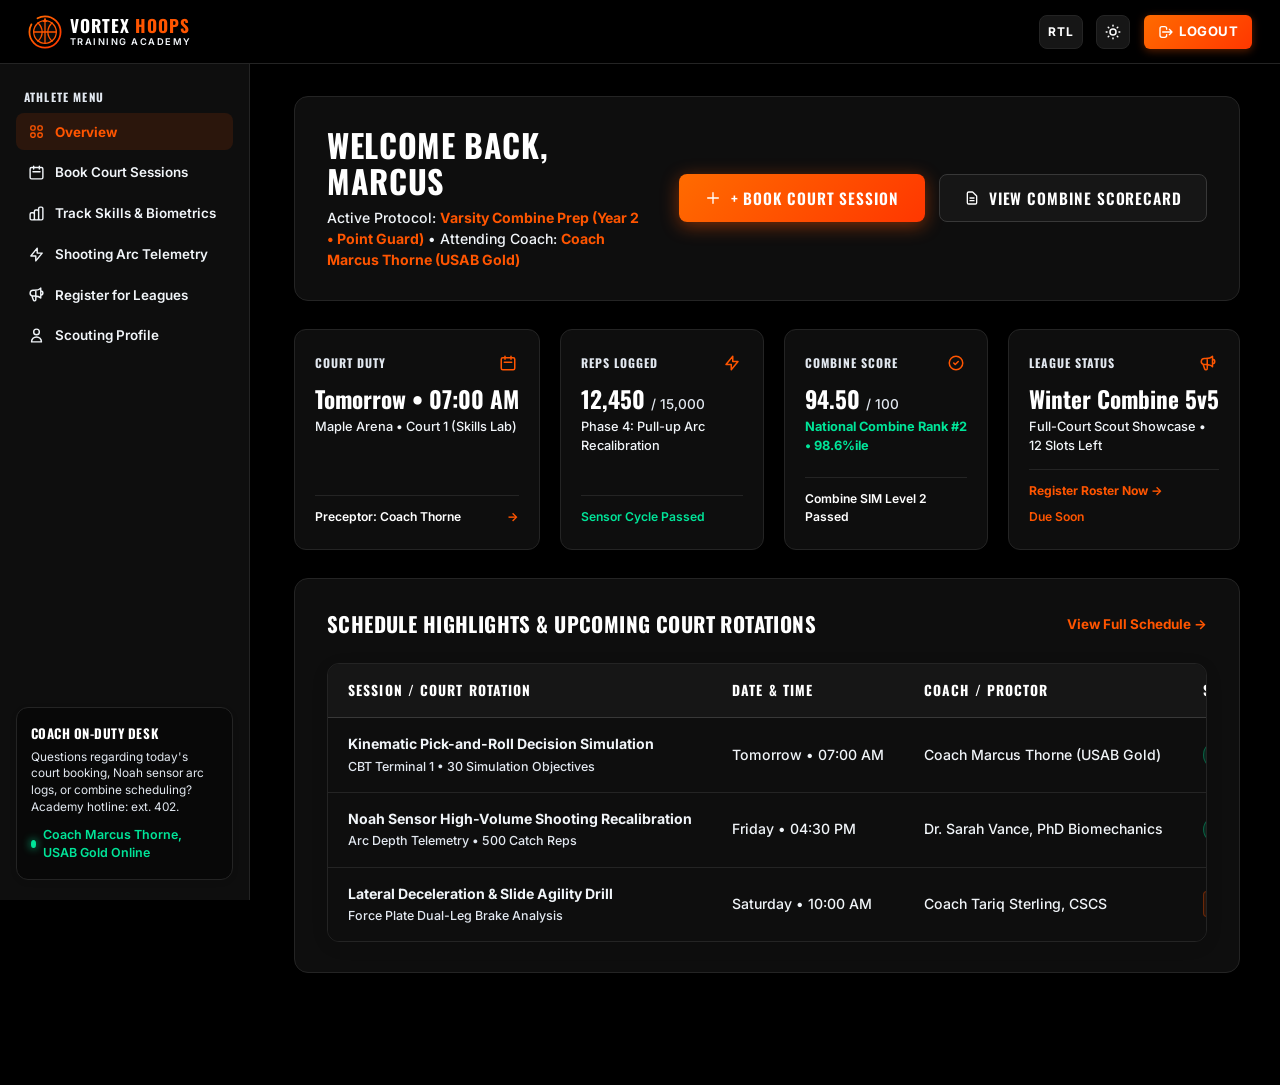
<file: dashboard.html>
<!DOCTYPE html>
<html lang="en" dir="ltr" class="dark">

<head>
  <meta charset="UTF-8">
  <meta name="viewport" content="width=device-width, initial-scale=1.0">
  <title>Player Performance Dashboard | Vortex Basketball Academy</title>

  <!-- Favicon -->
  <link rel="icon" type="image/svg+xml" href="assets/images/icons/favicon.svg">

  <!-- Core Stylesheets (Zero Inline CSS) -->
  <link rel="stylesheet" href="assets/css/style.css">
  <link rel="stylesheet" href="assets/css/responsive.css">
</head>

<body class="portal-app-page">

  <!-- ======================================================================
       PAGE LOADER
       ====================================================================== -->
  <div id="page-loader" role="status" aria-live="polite">
    <div class="loader-brand-box">
      <div class="loader-logo-wrap">
        <img src="assets/images/icons/logo.svg" alt="Vortex Basketball Academy Logo" width="72" height="72">
      </div>
      <h2 class="loader-brand-title">Vortex Academy</h2>
      <p class="loader-brand-tag">Player Performance Dashboard</p>
      <div class="loader-bar-wrap">
        <div class="loader-bar-progress"></div>
      </div>
    </div>
  </div>

  <!-- ======================================================================
       PORTAL TOP BAR (PERMANENTLY FIXED APPLICATION HEADER)
       ====================================================================== -->
  <header class="portal-top-bar" id="portal-header">
    <div class="portal-top-container">

      <!-- Brand Logo & Portal Title (Matched Exactly to Home 1) -->
      <a href="index.html" class="brand-link portal-brand-block" aria-label="Return to Vortex Basketball Academy Home">
        <img src="assets/images/icons/logo.svg" alt="Vortex Logo" class="brand-logo-img" width="36" height="36">
        <div class="brand-text-group portal-brand-titles">
          <span class="brand-title portal-brand-main">VORTEX <span>HOOPS</span></span>
          <span class="brand-tagline portal-brand-sub">TRAINING ACADEMY</span>
        </div>
      </a>

      <!-- Header Controls: RTL, Dark Theme, Logout -->
      <div class="portal-top-actions">
        <!-- RTL / LTR Toggle Button -->
        <button type="button" class="icon-control-btn rtl-toggle-btn" aria-label="Toggle Text Direction">
          <span class="dir-label">RTL</span>
        </button>

        <!-- Dark / Light Mode Toggle Button -->
        <button type="button" class="icon-control-btn theme-toggle-btn" aria-label="Toggle Theme Mode">
          <svg class="moon-icon" fill="none" stroke="currentColor" viewBox="0 0 24 24" aria-hidden="true">
            <path stroke-linecap="round" stroke-linejoin="round" stroke-width="2"
              d="M20.354 15.354A9 9 0 018.646 3.646 9.003 9.003 0 0012 21a9.003 9.003 0 008.354-5.646z" />
          </svg>
          <svg class="sun-icon" fill="none" stroke="currentColor" viewBox="0 0 24 24" aria-hidden="true">
            <path stroke-linecap="round" stroke-linejoin="round" stroke-width="2"
              d="M12 3v1m0 16v1m9-9h-1M4 12H3m15.364 6.364l-.707-.707M6.343 6.343l-.707-.707m12.728 0l-.707.707M6.343 17.657l-.707.707M16 12a4 4 0 11-8 0 4 4 0 018 0z" />
          </svg>
        </button>

        <!-- Logout Button (Reference Matching) -->
        <a href="login.html" class="header-login-btn" aria-label="Logout of Player Portal">
          <svg fill="none" stroke="currentColor" viewBox="0 0 24 24" aria-hidden="true">
            <path stroke-linecap="round" stroke-linejoin="round" stroke-width="2"
              d="M17 16l4-4m0 0l-4-4m4 4H7m6 4v1a3 3 0 01-3 3H6a3 3 0 01-3-3V7a3 3 0 013-3h4a3 3 0 013 3v1" />
          </svg>
          <span>Logout</span>
        </a>
      </div>

    </div>
  </header>

  <!-- ======================================================================
       MAIN APPLICATION LAYOUT: LOCKED SIDEBAR + TAB-SWITCHED WORKSPACE
       ====================================================================== -->
  <main class="portal-app-layout" id="main-content">
    <div class="portal-app-grid">

      <!-- ==================================================================
           LEFT SIDEBAR: ATHLETE MENU + COACH ON-DUTY DESK (STICKY LOCKED)
           ================================================================== -->
      <aside class="portal-app-sidebar" aria-label="Athlete Portal Navigation">

        <!-- Navigation Menu -->
        <div class="portal-sidebar-nav-box">
          <div class="portal-menu-header">Athlete Menu</div>
          <ul class="portal-menu-links" role="tablist">
            <li>
              <a href="#overview" class="portal-menu-item active" data-tab="tab-overview" role="tab"
                aria-selected="true" aria-controls="tab-overview">
                <svg fill="none" stroke="currentColor" viewBox="0 0 24 24" aria-hidden="true">
                  <path stroke-linecap="round" stroke-linejoin="round" stroke-width="2"
                    d="M4 6a2 2 0 012-2h2a2 2 0 012 2v2a2 2 0 01-2 2H6a2 2 0 01-2-2V6zM14 6a2 2 0 012-2h2a2 2 0 012 2v2a2 2 0 01-2 2h-2a2 2 0 01-2-2V6zM4 16a2 2 0 012-2h2a2 2 0 012 2v2a2 2 0 01-2 2H6a2 2 0 01-2-2v-2zM14 16a2 2 0 012-2h2a2 2 0 012 2v2a2 2 0 01-2 2h-2a2 2 0 01-2-2v-2z" />
                </svg>
                <span>Overview</span>
              </a>
            </li>
            <li>
              <a href="#booking" class="portal-menu-item" data-tab="tab-booking" role="tab" aria-selected="false"
                aria-controls="tab-booking">
                <svg fill="none" stroke="currentColor" viewBox="0 0 24 24" aria-hidden="true">
                  <path stroke-linecap="round" stroke-linejoin="round" stroke-width="2"
                    d="M8 7V3m8 4V3m-9 8h10M5 21h14a2 2 0 002-2V7a2 2 0 00-2-2H5a2 2 0 00-2 2v12a2 2 0 002 2z" />
                </svg>
                <span>Book Court Sessions</span>
              </a>
            </li>
            <li>
              <a href="#skills" class="portal-menu-item" data-tab="tab-skills" role="tab" aria-selected="false"
                aria-controls="tab-skills">
                <svg fill="none" stroke="currentColor" viewBox="0 0 24 24" aria-hidden="true">
                  <path stroke-linecap="round" stroke-linejoin="round" stroke-width="2"
                    d="M9 19v-6a2 2 0 00-2-2H5a2 2 0 00-2 2v6a2 2 0 002 2h2a2 2 0 002-2zm0 0V9a2 2 0 012-2h2a2 2 0 012 2v10m-6 0a2 2 0 002 2h2a2 2 0 002-2m0 0V5a2 2 0 012-2h2a2 2 0 012 2v14a2 2 0 01-2 2h-2a2 2 0 01-2-2z" />
                </svg>
                <span>Track Skills &amp; Biometrics</span>
              </a>
            </li>
            <li>
              <a href="#shooting" class="portal-menu-item" data-tab="tab-shooting" role="tab" aria-selected="false"
                aria-controls="tab-shooting">
                <svg fill="none" stroke="currentColor" viewBox="0 0 24 24" aria-hidden="true">
                  <path stroke-linecap="round" stroke-linejoin="round" stroke-width="2"
                    d="M13 10V3L4 14h7v7l9-11h-7z" />
                </svg>
                <span>Shooting Arc Telemetry</span>
              </a>
            </li>
            <li>
              <a href="#leagues" class="portal-menu-item" data-tab="tab-leagues" role="tab" aria-selected="false"
                aria-controls="tab-leagues">
                <svg fill="none" stroke="currentColor" viewBox="0 0 24 24" aria-hidden="true">
                  <path stroke-linecap="round" stroke-linejoin="round" stroke-width="2"
                    d="M11 5.882V19.24a1.76 1.76 0 01-3.417.592l-2.147-6.15M18 13a3 3 0 100-6M5.436 13.683A4.001 4.001 0 017 6h1.832c4.1 0 7.625-1.234 9.168-3v14c-1.543-1.766-5.067-3-9.168-3H7a3.988 3.988 0 01-1.564-.317z" />
                </svg>
                <span>Register for Leagues</span>
              </a>
            </li>
            <li>
              <a href="#profile" class="portal-menu-item" data-tab="tab-profile" role="tab" aria-selected="false"
                aria-controls="tab-profile">
                <svg fill="none" stroke="currentColor" viewBox="0 0 24 24" aria-hidden="true">
                  <path stroke-linecap="round" stroke-linejoin="round" stroke-width="2"
                    d="M16 7a4 4 0 11-8 0 4 4 0 018 0zM12 14a7 7 0 00-7 7h14a7 7 0 00-7-7z" />
                </svg>
                <span>Scouting Profile</span>
              </a>
            </li>
          </ul>
        </div>

        <!-- Coach On-Duty Desk (Reference Matching) -->
        <div class="portal-mentor-desk">
          <h3 class="portal-mentor-title">Coach On-Duty Desk</h3>
          <p class="portal-mentor-desc">
            Questions regarding today's court booking, Noah sensor arc logs, or combine scheduling? Academy hotline:
            ext. 402.
          </p>
          <div class="portal-mentor-status">
            <span class="pulse-dot-green" aria-hidden="true"></span>
            <span>Coach Marcus Thorne, USAB Gold Online</span>
          </div>
        </div>

      </aside>

      <!-- ==================================================================
           RIGHT WORKSPACE: TABBED PANELS (ONLY THE CLICKED TAB IS VISIBLE)
           ================================================================== -->
      <div class="portal-app-main">

        <!-- --------------------------------------------------------------
             TAB 1: OVERVIEW (ACTIVE BY DEFAULT)
             Contains Welcome Banner, 4 KPI Cards, and Schedule Highlights
             -------------------------------------------------------------- -->
        <section class="portal-tab-content active" id="tab-overview" role="tabpanel"
          aria-label="Player Overview Dashboard">

          <!-- 1. Welcome Banner Card (Reference Match) -->
          <div class="portal-section-welcome">
            <div class="portal-welcome-text">
              <h1 class="portal-welcome-title">Welcome back, Marcus</h1>
              <p class="portal-welcome-protocol">
                Active Protocol: <strong>Varsity Combine Prep (Year 2 &bull; Point Guard)</strong> &bull; Attending
                Coach: <strong>Coach Marcus Thorne (USAB Gold)</strong>
              </p>
            </div>
            <div class="portal-welcome-actions">
              <a href="#booking" class="btn-primary-court">
                <svg fill="none" stroke="currentColor" viewBox="0 0 24 24" width="16" height="16" aria-hidden="true">
                  <path stroke-linecap="round" stroke-linejoin="round" stroke-width="2" d="M12 4v16m8-8H4" />
                </svg>
                <span>+ Book Court Session</span>
              </a>
              <a href="#skills" class="btn-secondary-court">
                <svg fill="none" stroke="currentColor" viewBox="0 0 24 24" width="16" height="16" aria-hidden="true">
                  <path stroke-linecap="round" stroke-linejoin="round" stroke-width="2"
                    d="M9 12h6m-6 4h6m2 5H7a2 2 0 01-2-2V5a2 2 0 012-2h5.586a1 1 0 01.707.293l5.414 5.414a1 1 0 01.293.707V19a2 2 0 01-2 2z" />
                </svg>
                <span>View Combine Scorecard</span>
              </a>
            </div>
          </div>

          <!-- 2. 4 Symmetrical KPI Cards (Reference Match) -->
          <div class="portal-section-kpis">

            <!-- Card 1: Next Court Session -->
            <div class="portal-kpi-card">
              <div>
                <div class="portal-kpi-header">
                  <span class="portal-kpi-label">Court Duty</span>
                  <span class="portal-kpi-icon" aria-hidden="true">
                    <svg fill="none" stroke="currentColor" viewBox="0 0 24 24" width="18" height="18">
                      <path stroke-linecap="round" stroke-linejoin="round" stroke-width="2"
                        d="M8 7V3m8 4V3m-9 8h10M5 21h14a2 2 0 002-2V7a2 2 0 00-2-2H5a2 2 0 00-2 2v12a2 2 0 002 2z" />
                    </svg>
                  </span>
                </div>
                <div class="portal-kpi-val">Tomorrow &bull; 07:00 AM</div>
                <p class="portal-kpi-desc">Maple Arena &bull; Court 1 (Skills Lab)</p>
              </div>
              <div class="portal-kpi-footer">
                <span>Preceptor: Coach Thorne</span>
                <span class="portal-kpi-link">&rarr;</span>
              </div>
            </div>

            <!-- Card 2: Shot Reps Logged -->
            <div class="portal-kpi-card">
              <div>
                <div class="portal-kpi-header">
                  <span class="portal-kpi-label">Reps Logged</span>
                  <span class="portal-kpi-icon" aria-hidden="true">
                    <svg fill="none" stroke="currentColor" viewBox="0 0 24 24" width="18" height="18">
                      <path stroke-linecap="round" stroke-linejoin="round" stroke-width="2"
                        d="M13 10V3L4 14h7v7l9-11h-7z" />
                    </svg>
                  </span>
                </div>
                <div class="portal-kpi-val">12,450 <span>/ 15,000</span></div>
                <p class="portal-kpi-desc">Phase 4: Pull-up Arc Recalibration</p>
              </div>
              <div class="portal-kpi-footer">
                <span class="status-pill-green">Sensor Cycle Passed</span>

              </div>
            </div>

            <!-- Card 3: Recent Combine Score -->
            <div class="portal-kpi-card">
              <div>
                <div class="portal-kpi-header">
                  <span class="portal-kpi-label">Combine Score</span>
                  <span class="portal-kpi-icon" aria-hidden="true">
                    <svg fill="none" stroke="currentColor" viewBox="0 0 24 24" width="18" height="18">
                      <path stroke-linecap="round" stroke-linejoin="round" stroke-width="2"
                        d="M9 12l2 2 4-4m6 2a9 9 0 11-18 0 9 9 0 0118 0z" />
                    </svg>
                  </span>
                </div>
                <div class="portal-kpi-val">94.50 <span>/ 100</span></div>
                <p class="portal-kpi-desc portal-kpi-highlight">National Combine Rank #2 &bull; 98.6%ile</p>
              </div>
              <div class="portal-kpi-footer">
                <span>Combine SIM Level 2 Passed</span>

              </div>
            </div>

            <!-- Card 4: Pending League Registration -->
            <div class="portal-kpi-card">
              <div>
                <div class="portal-kpi-header">
                  <span class="portal-kpi-label">League Status</span>
                  <span class="portal-kpi-icon" aria-hidden="true">
                    <svg fill="none" stroke="currentColor" viewBox="0 0 24 24" width="18" height="18">
                      <path stroke-linecap="round" stroke-linejoin="round" stroke-width="2"
                        d="M11 5.882V19.24a1.76 1.76 0 01-3.417.592l-2.147-6.15M18 13a3 3 0 100-6M5.436 13.683A4.001 4.001 0 017 6h1.832c4.1 0 7.625-1.234 9.168-3v14c-1.543-1.766-5.067-3-9.168-3H7a3.988 3.988 0 01-1.564-.317z" />
                    </svg>
                  </span>
                </div>
                <div class="portal-kpi-val">Winter Combine 5v5</div>
                <p class="portal-kpi-desc">Full-Court Scout Showcase &bull; 12 Slots Left</p>
              </div>
              <div class="portal-kpi-footer">
                <span class="portal-kpi-link">Register Roster Now &rarr;</span>
                <span class="status-pill-orange">Due Soon</span>
              </div>
            </div>

          </div>

          <!-- 3. Schedule Highlights Table (Reference Match) -->
          <div class="portal-section-schedule">
            <div class="portal-schedule-header">
              <h2 class="portal-schedule-title">Schedule Highlights &amp; Upcoming Court Rotations</h2>
              <span class="portal-schedule-link">View Full Schedule &rarr;</span>
            </div>

            <div class="dash-table-wrap">
              <table class="dash-schedule-table">
                <thead>
                  <tr>
                    <th scope="col">Session / Court Rotation</th>
                    <th scope="col">Date &amp; Time</th>
                    <th scope="col">Coach / Proctor</th>
                    <th scope="col">Status</th>
                    <th scope="col">Action</th>
                  </tr>
                </thead>
                <tbody>
                  <tr>
                    <td>
                      <strong>Kinematic Pick-and-Roll Decision Simulation</strong>
                      <span class="table-subtext">CBT Terminal 1 &bull; 30 Simulation Objectives</span>
                    </td>
                    <td>Tomorrow &bull; 07:00 AM</td>
                    <td>Coach Marcus Thorne (USAB Gold)</td>
                    <td><span class="badge-confirmed">Confirmed</span></td>
                    <td>
                      <button type="button" class="btn-table-sm-primary">
                        Launch Film
                      </button>
                    </td>
                  </tr>

                  <tr>
                    <td>
                      <strong>Noah Sensor High-Volume Shooting Recalibration</strong>
                      <span class="table-subtext">Arc Depth Telemetry &bull; 500 Catch Reps</span>
                    </td>
                    <td>Friday &bull; 04:30 PM</td>
                    <td>Dr. Sarah Vance, PhD Biomechanics</td>
                    <td><span class="badge-confirmed">Confirmed</span></td>
                    <td>
                      <button type="button" class="btn-table-sm-secondary">
                        Prep Notes
                      </button>
                    </td>
                  </tr>

                  <tr>
                    <td>
                      <strong>Lateral Deceleration &amp; Slide Agility Drill</strong>
                      <span class="table-subtext">Force Plate Dual-Leg Brake Analysis</span>
                    </td>
                    <td>Saturday &bull; 10:00 AM</td>
                    <td>Coach Tariq Sterling, CSCS</td>
                    <td><span class="court-badge">Scheduled</span></td>
                    <td>
                      <button type="button" class="btn-table-sm-secondary">
                        View Drills
                      </button>
                    </td>
                  </tr>
                </tbody>
              </table>
            </div>
          </div>

        </section>

        <!-- --------------------------------------------------------------
             TAB 2: BOOK COURT SESSIONS (ONLY VISIBLE ON BOOKING CLICK)
             -------------------------------------------------------------- -->
        <section class="portal-tab-content" id="tab-booking" role="tabpanel" aria-label="Book Court Sessions">
          <div class="portal-section-header-card">
            <span class="section-eyebrow">Session Reservation Desk</span>
            <h2 class="section-heading-lg">Book Maple Arena &amp; Skills Lab Sessions</h2>
            <p class="section-subtext">
              Reserve individual shooting bays, full-court scrimmage blocks, or 1-on-1 film consultation with master
              coaching staff.
            </p>
          </div>

          <div class="portal-section-welcome">
            <div>
              <h3 class="portal-welcome-title">Next Available Slot: Today &bull; 04:00 PM</h3>
              <p class="portal-welcome-protocol">Maple Arena Court 2 (Shooting Lab Bay B) &bull; Attending Coach:
                <strong>Coach Tariq Sterling</strong>.
              </p>
            </div>
            <div class="portal-welcome-actions">
              <button type="button" class="btn-primary-court">
                <span>+ Reserve New Court Slot</span>
              </button>
            </div>
          </div>

          <div class="portal-section-schedule">
            <div class="portal-schedule-header">
              <h3 class="portal-schedule-title">Active Court Reservations</h3>
              <span class="badge-confirmed">Confirmed Bookings</span>
            </div>

            <div class="dash-table-wrap">
              <table class="dash-schedule-table">
                <thead>
                  <tr>
                    <th scope="col">Court Facility</th>
                    <th scope="col">Reserved Date &amp; Time</th>
                    <th scope="col">Training Focus</th>
                    <th scope="col">Assigned Coach</th>
                    <th scope="col">Action</th>
                  </tr>
                </thead>
                <tbody>
                  <tr>
                    <td><strong>Maple Arena &bull; Court 1</strong></td>
                    <td>Tomorrow &bull; 07:00 AM</td>
                    <td>Point Guard Pick-and-Roll Reads</td>
                    <td>Coach Marcus Thorne</td>
                    <td><span class="badge-confirmed">Slot Confirmed</span></td>
                  </tr>
                  <tr>
                    <td><strong>Noah Sensor Lab &bull; Bay A</strong></td>
                    <td>Friday &bull; 04:30 PM</td>
                    <td>45° Apex Shot Arc Recalibration</td>
                    <td>Dr. Sarah Vance</td>
                    <td><span class="badge-confirmed">Slot Confirmed</span></td>
                  </tr>
                  <tr>
                    <td><strong>Maple Arena &bull; Court 2</strong></td>
                    <td>Saturday &bull; 10:00 AM</td>
                    <td>Slide Agility &amp; Brake Force</td>
                    <td>Coach Tariq Sterling</td>
                    <td><span class="court-badge">Waitlist Confirmed</span></td>
                  </tr>
                </tbody>
              </table>
            </div>
          </div>
        </section>

        <!-- --------------------------------------------------------------
             TAB 3: TRACK SKILLS & BIOMETRICS (ONLY VISIBLE ON SKILLS CLICK)
             -------------------------------------------------------------- -->
        <section class="portal-tab-content" id="tab-skills" role="tabpanel" aria-label="Track Skills and Biometrics">
          <div class="portal-section-header-card">
            <span class="section-eyebrow">Motor Benchmark Diagnostics</span>
            <h2 class="section-heading-lg">Live Skill Evaluation &amp; Biometric Tracking</h2>
            <p class="section-subtext">
              Real-time biomechanical telemetry recorded across dual force plates, high-speed optical tracking, and
              certified combine proctors.
            </p>
          </div>

          <div class="portal-section-kpis">
            <div class="portal-kpi-card">
              <div class="portal-kpi-header">
                <span class="portal-kpi-label">Lane Agility Time</span>
                <span class="portal-kpi-icon" aria-hidden="true">
                  <svg fill="none" stroke="currentColor" viewBox="0 0 24 24" width="18" height="18">
                    <path stroke-linecap="round" stroke-linejoin="round" stroke-width="2"
                      d="M13 10V3L4 14h7v7l9-11h-7z" />
                  </svg>
                </span>
              </div>
              <div class="portal-kpi-val">10.42s <span>(10.8s Target)</span></div>
              <p class="portal-kpi-desc portal-kpi-highlight">+0.38s Faster than D1 Baseline</p>
              <div class="portal-kpi-footer">
                <span>Combine Tested</span>
                <span class="badge-confirmed">Top 5%</span>
              </div>
            </div>

            <div class="portal-kpi-card">
              <div class="portal-kpi-header">
                <span class="portal-kpi-label">Max Vertical Leap</span>
                <span class="portal-kpi-icon" aria-hidden="true">
                  <svg fill="none" stroke="currentColor" viewBox="0 0 24 24" width="18" height="18">
                    <path stroke-linecap="round" stroke-linejoin="round" stroke-width="2"
                      d="M5 10l7-7m0 0l7 7m-7-7v18" />
                  </svg>
                </span>
              </div>
              <div class="portal-kpi-val">38.5" <span>(36.0" Baseline)</span></div>
              <p class="portal-kpi-desc">+2.5" Above Combine Standard</p>
              <div class="portal-kpi-footer">
                <span>Force Plate Verified</span>
                <span class="badge-confirmed">Elite Tier</span>
              </div>
            </div>

            <div class="portal-kpi-card">
              <div class="portal-kpi-header">
                <span class="portal-kpi-label">3/4 Court Sprint</span>
                <span class="portal-kpi-icon" aria-hidden="true">
                  <svg fill="none" stroke="currentColor" viewBox="0 0 24 24" width="18" height="18">
                    <path stroke-linecap="round" stroke-linejoin="round" stroke-width="2"
                      d="M12 8v4l3 3m6-3a9 9 0 11-18 0 9 9 0 0118 0z" />
                  </svg>
                </span>
              </div>
              <div class="portal-kpi-val">3.12s <span>(Top 5%ile)</span></div>
              <p class="portal-kpi-desc">Sub-3.15s Transition Velocity</p>
              <div class="portal-kpi-footer">
                <span>Optic Laser Timed</span>
                <span class="badge-confirmed">Certified</span>
              </div>
            </div>

            <div class="portal-kpi-card">
              <div class="portal-kpi-header">
                <span class="portal-kpi-label">Deceleration Brake</span>
                <span class="portal-kpi-icon" aria-hidden="true">
                  <svg fill="none" stroke="currentColor" viewBox="0 0 24 24" width="18" height="18">
                    <path stroke-linecap="round" stroke-linejoin="round" stroke-width="2"
                      d="M9 12l2 2 4-4m6 2a9 9 0 11-18 0 9 9 0 0118 0z" />
                  </svg>
                </span>
              </div>
              <div class="portal-kpi-val">4.18s <span>Reactive</span></div>
              <p class="portal-kpi-desc">Symmetric Ground Force (98% Left/Right)</p>
              <div class="portal-kpi-footer">
                <span>Injury Prevention</span>
                <span class="badge-confirmed">Grade A</span>
              </div>
            </div>
          </div>

          <div class="portal-tracking-grid">
            <div class="tracking-box-card">
              <div>
                <span class="section-eyebrow">Agility Benchmarks</span>
                <h3 class="tier-title">Kinetic Acceleration</h3>
                <div class="skill-meters-stack">
                  <div class="skill-meter-row">
                    <div class="skill-meter-header">
                      <span>Lateral Deceleration Braking Force</span>
                      <span class="skill-val-primary">95% Optimal</span>
                    </div>
                    <div class="skill-progress-bar">
                      <div class="skill-bar-fill w-95"></div>
                    </div>
                  </div>
                  <div class="skill-meter-row">
                    <div class="skill-meter-header">
                      <span>First-Step Explosion Index</span>
                      <span class="skill-val-primary">98% Match</span>
                    </div>
                    <div class="skill-progress-bar">
                      <div class="skill-bar-fill w-98"></div>
                    </div>
                  </div>
                </div>
              </div>
            </div>

            <div class="tracking-box-card">
              <div>
                <span class="section-eyebrow">Sustained Power</span>
                <h3 class="tier-title">Conditioning Stamina</h3>
                <div class="skill-meters-stack">
                  <div class="skill-meter-row">
                    <div class="skill-meter-header">
                      <span>4th Quarter Repeat Sprint Capacity</span>
                      <span class="skill-val-accent">96% Retained</span>
                    </div>
                    <div class="skill-progress-bar">
                      <div class="skill-bar-fill fill-green w-96"></div>
                    </div>
                  </div>
                  <div class="skill-meter-row">
                    <div class="skill-meter-header">
                      <span>Core Rotational Torque Transfer</span>
                      <span class="skill-val-accent">94% Efficient</span>
                    </div>
                    <div class="skill-progress-bar">
                      <div class="skill-bar-fill fill-green w-94"></div>
                    </div>
                  </div>
                </div>
              </div>
            </div>
          </div>
        </section>

        <!-- --------------------------------------------------------------
             TAB 4: SHOOTING ARC TELEMETRY (ONLY VISIBLE ON SHOOTING CLICK)
             -------------------------------------------------------------- -->
        <section class="portal-tab-content" id="tab-shooting" role="tabpanel" aria-label="Shooting Arc Telemetry">
          <div class="portal-section-header-card">
            <span class="section-eyebrow">Noah Sensor Suite</span>
            <h2 class="section-heading-lg">Noah Sensor Shooting Arc Telemetry</h2>
            <p class="section-subtext">
              Precision digital trajectory tracking: entry angle, cylinder depth, and catch-to-release biomechanics.
            </p>
          </div>

          <div class="portal-section-welcome">
            <div>
              <h3 class="portal-welcome-title">12,450 Logged <span>/ 15,000 Target Reps</span></h3>
              <p class="portal-welcome-protocol">
                Noah Composite Rating: <strong>94.20 / 100</strong> &bull; National Percentile:
                <strong>98.2%ile</strong>.
              </p>
              <div class="skill-progress-bar portal-progress-wrap">
                <div class="skill-bar-fill w-79"></div>
              </div>
            </div>
            <div class="portal-welcome-actions">
              <button type="button" class="btn-primary-court">
                <span>Launch Noah Calibration</span>
              </button>
            </div>
          </div>

          <div class="portal-section-schedule">
            <div class="portal-schedule-header">
              <h3 class="portal-schedule-title">Kinematic Shot Parameters</h3>
              <span class="badge-confirmed">Noah Verified Telemetry</span>
            </div>

            <div class="dash-table-wrap">
              <table class="dash-schedule-table">
                <thead>
                  <tr>
                    <th scope="col">Telemetry Metric</th>
                    <th scope="col">Current Measurement</th>
                    <th scope="col">NBA / D1 Standard</th>
                    <th scope="col">Accuracy Rating</th>
                    <th scope="col">Status</th>
                  </tr>
                </thead>
                <tbody>
                  <tr>
                    <td><strong>Apex Arc Angle</strong></td>
                    <td><strong>45.4°</strong></td>
                    <td>45.0° &plusmn; 1.0°</td>
                    <td>98.4% Match</td>
                    <td><span class="badge-confirmed">Optimal</span></td>
                  </tr>
                  <tr>
                    <td><strong>Catch-and-Shoot Release Time</strong></td>
                    <td><strong>0.38s</strong></td>
                    <td>&lt; 0.45s</td>
                    <td>Elite Release Tier</td>
                    <td><span class="badge-confirmed">Optimal</span></td>
                  </tr>
                  <tr>
                    <td><strong>Cylinder Entry Depth</strong></td>
                    <td><strong>11.2"</strong></td>
                    <td>11.0" &plusmn; 0.5"</td>
                    <td>94.6% Exact</td>
                    <td><span class="badge-confirmed">Optimal</span></td>
                  </tr>
                  <tr>
                    <td><strong>Fatigued Free Throw Accuracy</strong></td>
                    <td><strong>92.4%</strong></td>
                    <td>&gt; 85.0%</td>
                    <td>92 of 100 Reps</td>
                    <td><span class="badge-confirmed">Optimal</span></td>
                  </tr>
                </tbody>
              </table>
            </div>
          </div>
        </section>

        <!-- --------------------------------------------------------------
             TAB 5: REGISTER FOR LEAGUES (ONLY VISIBLE ON LEAGUES CLICK)
             -------------------------------------------------------------- -->
        <section class="portal-tab-content" id="tab-leagues" role="tabpanel" aria-label="Register for Leagues">
          <div class="portal-section-header-card">
            <span class="section-eyebrow">Tournament &amp; Showcase Portal</span>
            <h2 class="section-heading-lg">Register for Competitive Leagues &amp; Combines</h2>
            <p class="section-subtext">
              Official registration for NCAA scout showcases, FIBA youth circuits, and regional Pro-Am invitationals.
            </p>
          </div>

          <div class="portal-section-welcome">
            <div>
              <h3 class="portal-welcome-title">Winter Pro-Am Combine 5v5 Showcase</h3>
              <p class="portal-welcome-protocol">
                Dates: <strong>Dec 18–22, 2026</strong> &bull; Roster Status: <strong>12 Slots Remaining</strong> &bull;
                Scouts: NCAA D1, NBA G-League.
              </p>
            </div>
            <div class="portal-welcome-actions">
              <button type="button" class="btn-primary-court">
                <span>Confirm League Registration</span>
              </button>
            </div>
          </div>

          <div class="portal-section-schedule">
            <div class="portal-schedule-header">
              <h3 class="portal-schedule-title">Enrolled League Roster</h3>
              <span class="portal-schedule-link">Past League Results &rarr;</span>
            </div>

            <div class="dash-table-wrap">
              <table class="dash-schedule-table">
                <thead>
                  <tr>
                    <th scope="col">League / Tournament</th>
                    <th scope="col">Division Bracket</th>
                    <th scope="col">Roster Status</th>
                    <th scope="col">Scout Film Package</th>
                    <th scope="col">Action</th>
                  </tr>
                </thead>
                <tbody>
                  <tr>
                    <td><strong>Winter Combine 5v5</strong></td>
                    <td>Varsity Showcase &bull; Conference A</td>
                    <td><span class="badge-confirmed">Draft Confirmed</span></td>
                    <td>Automated Telemetry Upload</td>
                    <td><button type="button" class="btn-table-sm-primary">View Bracket</button></td>
                  </tr>
                  <tr>
                    <td><strong>Summer Pro-Am Division 1</strong></td>
                    <td>Metro Elite &bull; Roster #3</td>
                    <td><span class="court-badge">Pending Payment</span></td>
                    <td>Full-Game 4K Film Included</td>
                    <td><button type="button" class="btn-table-sm-secondary">Finalize Roster</button></td>
                  </tr>
                </tbody>
              </table>
            </div>
          </div>
        </section>

        <!-- --------------------------------------------------------------
             TAB 6: ATHLETE SCOUTING PROFILE (ONLY VISIBLE ON PROFILE CLICK)
             -------------------------------------------------------------- -->
        <section class="portal-tab-content" id="tab-profile" role="tabpanel" aria-label="Athlete Scouting Profile">
          <div class="portal-section-header-card">
            <span class="section-eyebrow">Scouting Records</span>
            <h2 class="section-heading-lg">Official Athlete Scouting &amp; Academic Profile</h2>
            <p class="section-subtext">
              Verified physical measurements, USAB SafeSport clearance, and collegiate recruitment portfolio.
            </p>
          </div>

          <div class="portal-section-welcome">
            <div>
              <h3 class="portal-welcome-title">Marcus Thorne Jr.</h3>
              <p class="portal-welcome-protocol">
                Player ID: <strong>VTX-2026-042</strong> &bull; Position: <strong>Point Guard (Class of
                  2026)</strong><br>
                Height: <strong>6'3"</strong> &bull; Weight: <strong>195 lbs</strong> &bull; Wingspan:
                <strong>6'7"</strong> &bull; Standing Reach: <strong>8'4"</strong>
              </p>
            </div>
            <div class="portal-welcome-actions">
              <a href="login.html" class="btn-secondary-court">
                <span>Update Player Bio</span>
              </a>
            </div>
          </div>

          <div class="portal-section-kpis">
            <div class="portal-kpi-card">
              <span class="portal-kpi-label">Head Coach Advisor</span>
              <div class="portal-kpi-val portal-kpi-compact-val">Coach Marcus Thorne</div>
              <p class="portal-kpi-desc">USAB Gold Certified &bull; D1 Lead</p>
              <div class="portal-kpi-footer">
                <span class="status-pill-green">Direct Mentor</span>
              </div>
            </div>

            <div class="portal-kpi-card">
              <span class="portal-kpi-label">NCAA Eligibility</span>
              <div class="portal-kpi-val portal-kpi-compact-val">ID #240981-VTX</div>
              <p class="portal-kpi-desc">NCAA Eligibility Center Cleared</p>
              <div class="portal-kpi-footer">
                <span class="badge-confirmed">Active Qualifier</span>
              </div>
            </div>

            <div class="portal-kpi-card">
              <span class="portal-kpi-label">Academic Standing</span>
              <div class="portal-kpi-val portal-kpi-compact-val">3.85 GPA</div>
              <p class="portal-kpi-desc">Honors Academic All-American</p>
              <div class="portal-kpi-footer">
                <span class="badge-confirmed">Top 5%</span>
              </div>
            </div>

            <div class="portal-kpi-card">
              <span class="portal-kpi-label">Combine Level</span>
              <div class="portal-kpi-val portal-kpi-compact-val">Level 2 Certified</div>
              <p class="portal-kpi-desc">Noah &amp; Force Plate Validated</p>
              <div class="portal-kpi-footer">
                <span class="badge-confirmed">Certified</span>
              </div>
            </div>
          </div>
        </section>

      </div>

    </div>
  </main>

  <!-- Core Scripts (Zero Inline JS) -->
  <script src="assets/js/main.js"></script>
</body>

</html>
</file>
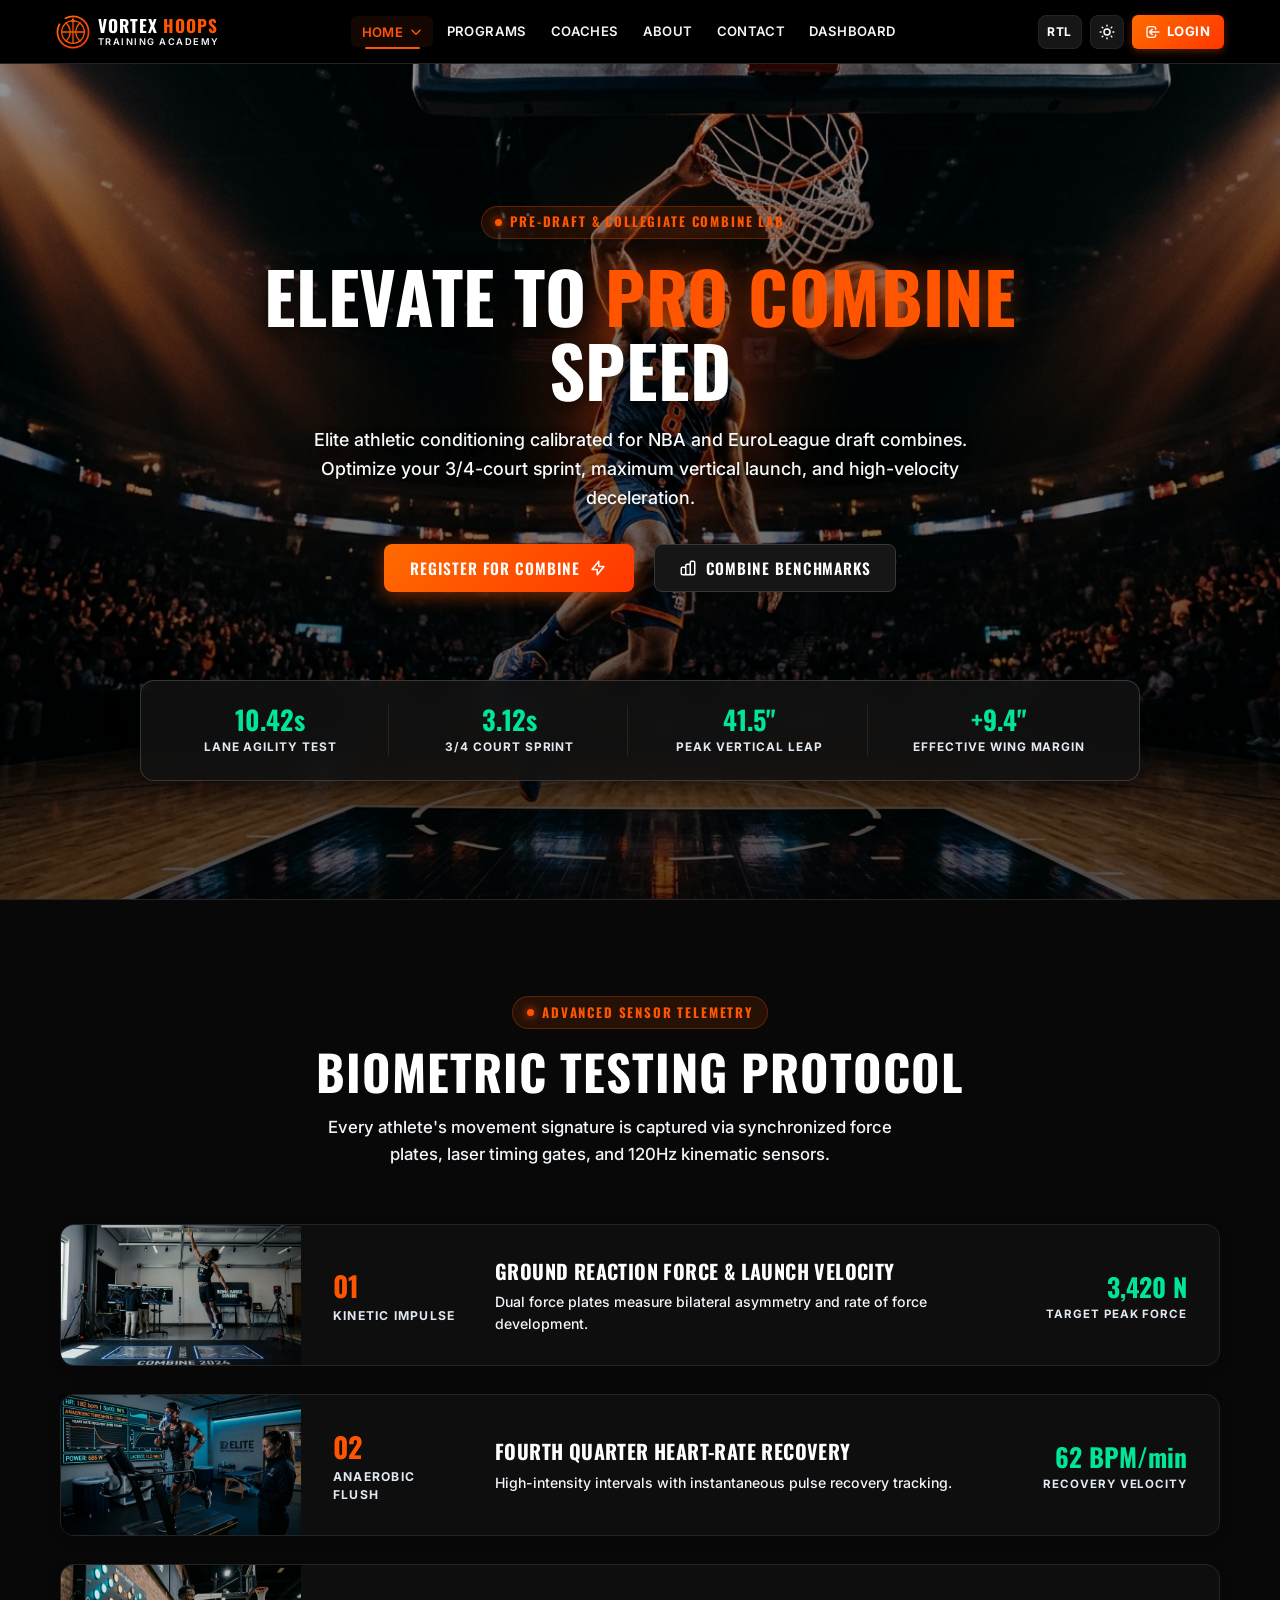
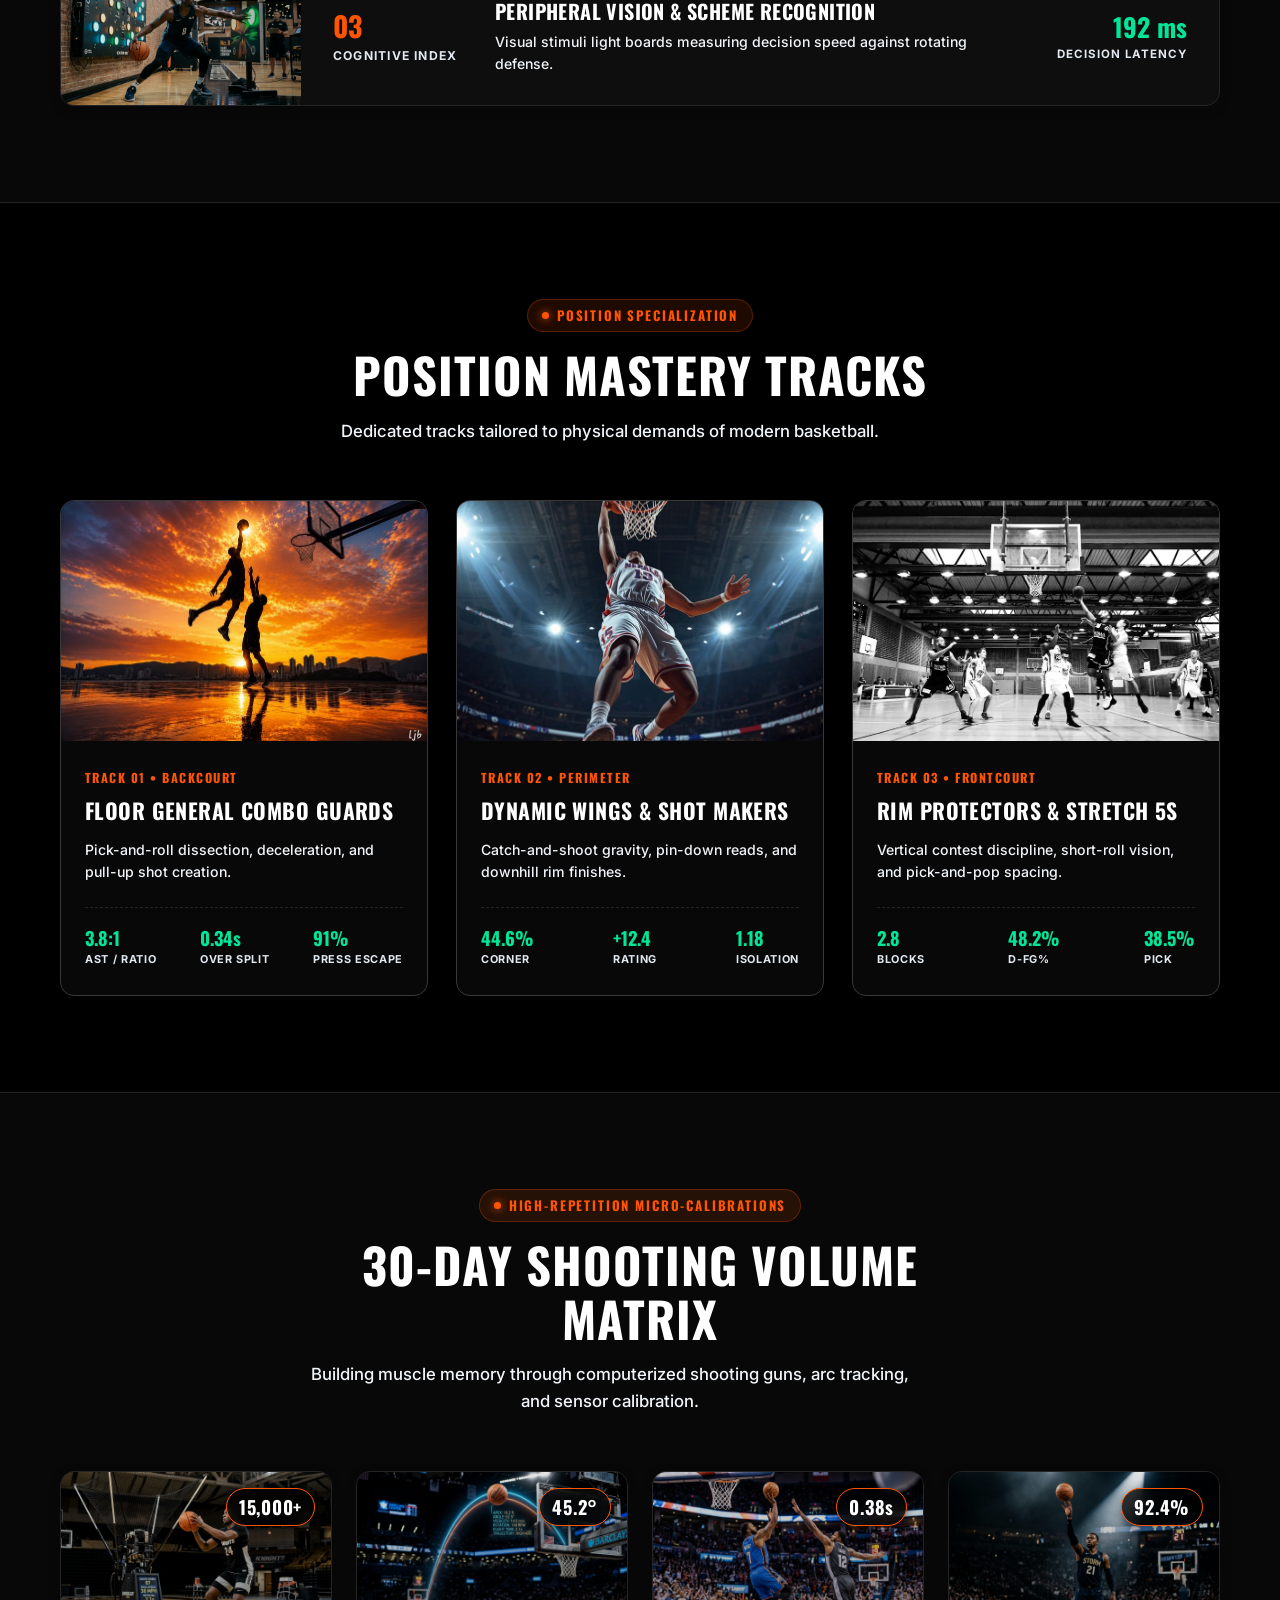
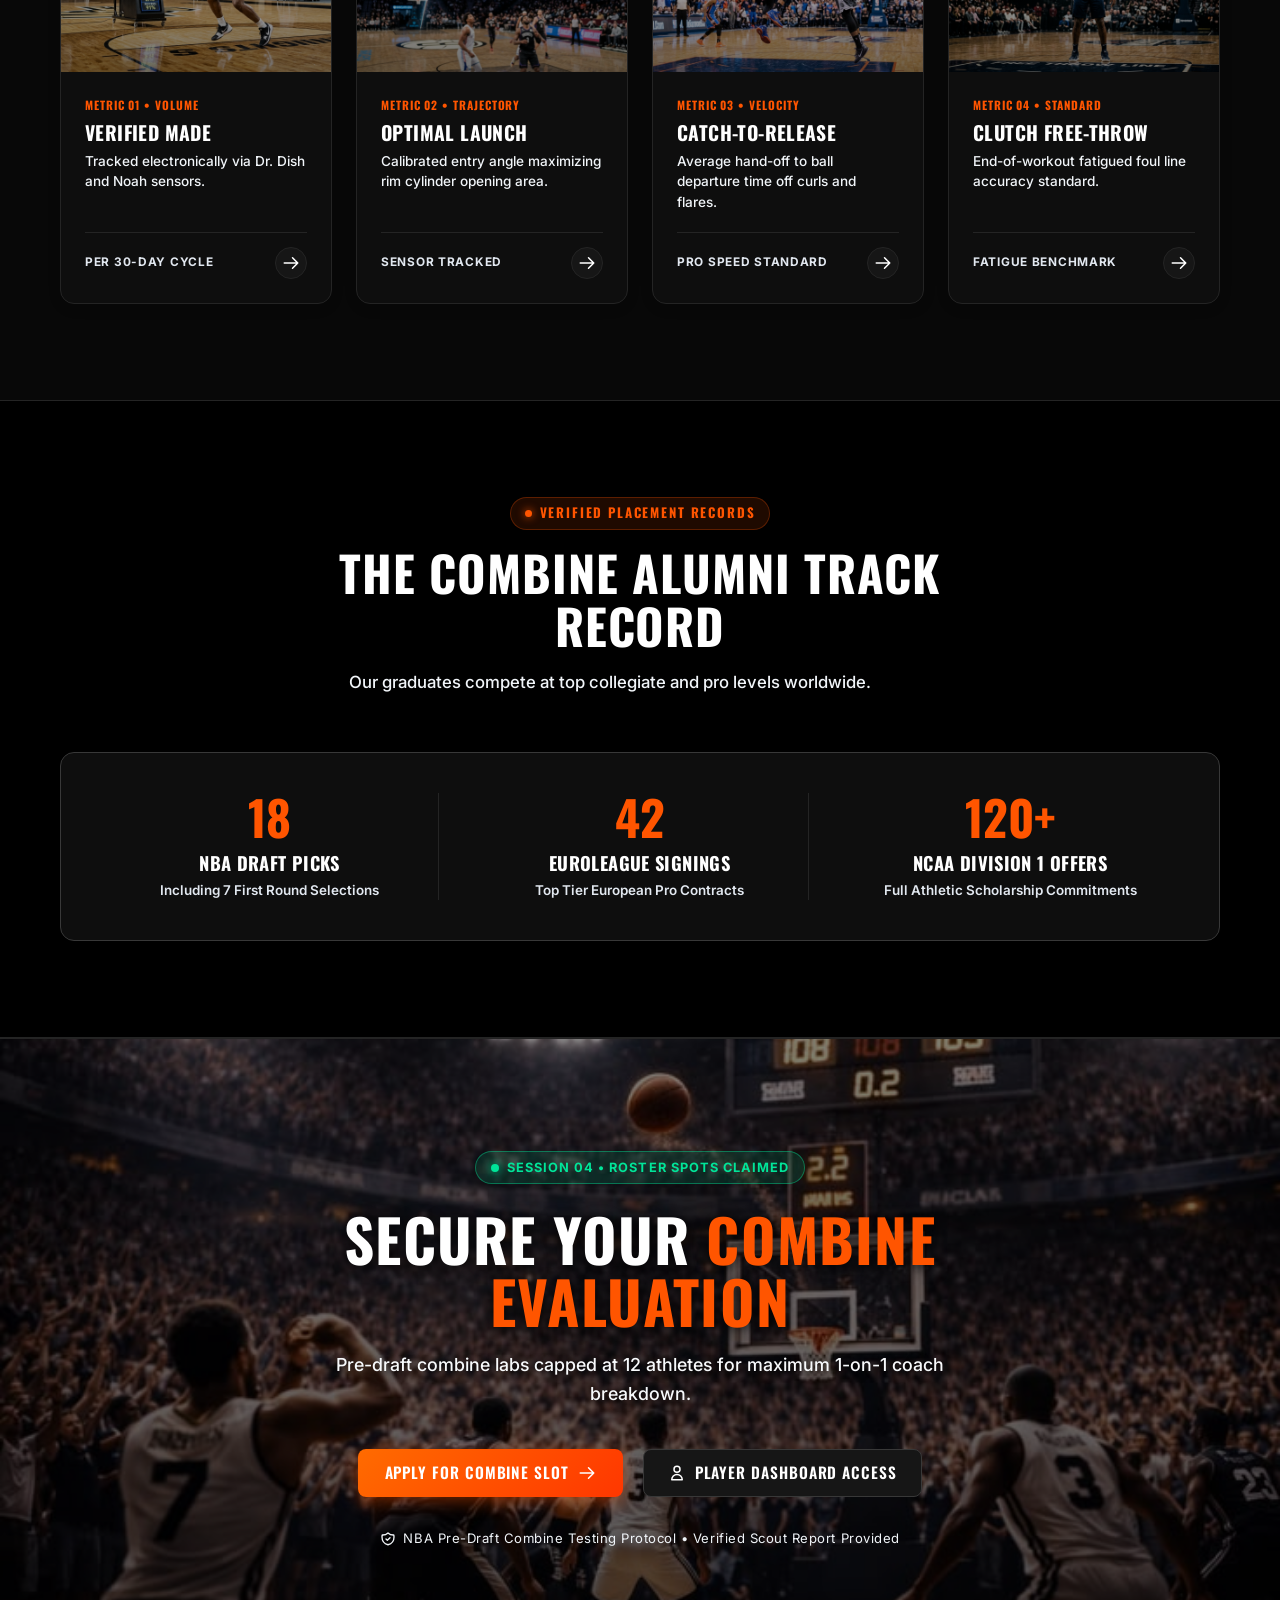
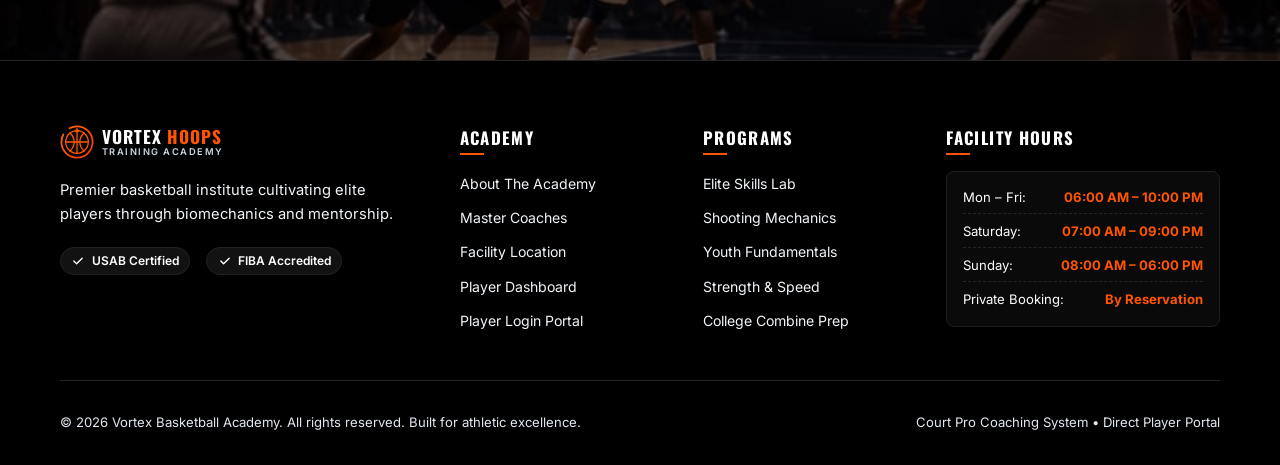
<file: home-2.html>
<!DOCTYPE html>
<html lang="en" dir="ltr" class="dark">

<head>
  <meta charset="UTF-8">
  <meta name="viewport" content="width=device-width, initial-scale=1.0">
  <title>Pro Performance & Combine Acceleration | Vortex Basketball Academy</title>

  <!-- Favicon -->
  <link rel="icon" type="image/svg+xml" href="assets/images/icons/favicon.svg">

  <!-- Core Stylesheets (Zero Inline CSS) -->
  <link rel="stylesheet" href="assets/css/style.css">
  <link rel="stylesheet" href="assets/css/responsive.css">
</head>

<body>

  <!-- ======================================================================
       PAGE LOADER
       ====================================================================== -->
  <div id="page-loader" role="status" aria-live="polite">
    <div class="loader-brand-box">
      <div class="loader-logo-wrap">
        <img src="assets/images/icons/logo.svg" alt="Vortex Basketball Academy Logo" width="72" height="72">
      </div>
      <h2 class="loader-brand-title">Vortex Academy</h2>
      <p class="loader-brand-tag">Pro Combine Acceleration</p>
      <div class="loader-bar-wrap">
        <div class="loader-bar-progress"></div>
      </div>
    </div>
  </div>

  <!-- ======================================================================
       GLOBAL FIXED HEADER
       ====================================================================== -->
  <header class="site-header" id="main-header">
    <div class="header-container">

      <!-- Brand Logo & Name -->
      <a href="index.html" class="brand-link" aria-label="Vortex Basketball Academy Home">
        <img src="assets/images/icons/logo.svg" alt="Vortex Logo" class="brand-logo-img" width="36" height="36">
        <div class="brand-text-group">
          <span class="brand-title">VORTEX <span>HOOPS</span></span>
          <span class="brand-tagline">TRAINING ACADEMY</span>
        </div>
      </a>

      <!-- Desktop Navigation - Exactly 6 items -->
      <nav class="desktop-nav" aria-label="Primary Navigation">
        <!-- 1. Home (Click-only Dropdown) -->
        <div class="nav-dropdown-item">
          <button type="button" class="nav-link nav-dropdown-btn active" aria-expanded="false" aria-haspopup="true">
            <span>Home</span>
            <svg class="dropdown-arrow" fill="none" stroke="currentColor" viewBox="0 0 24 24" aria-hidden="true">
              <path stroke-linecap="round" stroke-linejoin="round" d="M19 9l-7 7-7-7" />
            </svg>
          </button>
          <div class="nav-dropdown-menu" role="menu">
            <a href="index.html" class="dropdown-link" role="menuitem">
              <span>Home 1 (Training Hub)</span>
            </a>
            <a href="home-2.html" class="dropdown-link active" role="menuitem">
              <span>Home 2 (Pro Performance)</span>
            </a>
          </div>
        </div>

        <!-- 2. Programs -->
        <a href="programs.html" class="nav-link">Programs</a>

        <!-- 3. Coaches -->
        <a href="coaches.html" class="nav-link">Coaches</a>

        <!-- 4. About -->
        <a href="about.html" class="nav-link">About</a>

        <!-- 5. Contact -->
        <a href="contact.html" class="nav-link">Contact</a>

        <!-- 6. Dashboard -->
        <a href="dashboard.html" class="nav-link">Dashboard</a>
      </nav>

      <!-- Header Action Controls -->
      <div class="header-actions">
        <!-- RTL / LTR Toggle Button -->
        <button type="button" class="icon-control-btn rtl-toggle-btn" aria-label="Toggle Text Direction">
          <span class="dir-label">RTL</span>
        </button>

        <!-- Dark / Light Mode Toggle Button -->
        <button type="button" class="icon-control-btn theme-toggle-btn" aria-label="Toggle Theme Mode">
          <svg class="moon-icon" fill="none" stroke="currentColor" viewBox="0 0 24 24" aria-hidden="true">
            <path stroke-linecap="round" stroke-linejoin="round" stroke-width="2"
              d="M20.354 15.354A9 9 0 018.646 3.646 9.003 9.003 0 0012 21a9.003 9.003 0 008.354-5.646z" />
          </svg>
          <svg class="sun-icon" fill="none" stroke="currentColor" viewBox="0 0 24 24" aria-hidden="true">
            <path stroke-linecap="round" stroke-linejoin="round" stroke-width="2"
              d="M12 3v1m0 16v1m9-9h-1M4 12H3m15.364 6.364l-.707-.707M6.343 6.343l-.707-.707m12.728 0l-.707.707M6.343 17.657l-.707.707M16 12a4 4 0 11-8 0 4 4 0 018 0z" />
          </svg>
        </button>

        <!-- Player Portal Login Button -->
        <a href="login.html" class="header-login-btn" aria-label="Player Portal Login">
          <svg fill="none" stroke="currentColor" viewBox="0 0 24 24" aria-hidden="true">
            <path stroke-linecap="round" stroke-linejoin="round" stroke-width="2"
              d="M11 16l-4-4m0 0l4-4m-4 4h14m-5 4v1a3 3 0 01-3 3H6a3 3 0 01-3-3V7a3 3 0 013-3h7a3 3 0 013 3v1" />
          </svg>
          <span>Login</span>
        </a>

        <!-- Mobile Drawer Toggle Hamburger -->
        <button type="button" class="mobile-toggle-btn" aria-label="Open Mobile Menu" aria-expanded="false"
          aria-controls="mobile-drawer">
          <svg fill="none" stroke="currentColor" viewBox="0 0 24 24" aria-hidden="true">
            <path stroke-linecap="round" stroke-linejoin="round" stroke-width="2" d="M4 6h16M4 12h16M4 18h16" />
          </svg>
        </button>
      </div>

    </div>
  </header>

  <!-- ======================================================================
       MOBILE MENU DRAWER & BACKDROP
       ====================================================================== -->
  <div class="mobile-menu-backdrop" aria-hidden="true"></div>

  <aside class="mobile-menu-drawer" id="mobile-drawer" aria-label="Mobile Navigation Drawer">
    <div class="mobile-drawer-header">
      <div class="brand-link">
        <img src="assets/images/icons/logo.svg" alt="Vortex Logo" class="brand-logo-img" width="32" height="32">
        <div class="brand-text-group">
          <span class="brand-title">VORTEX <span>HOOPS</span></span>
          <span class="brand-tagline">TRAINING ACADEMY</span>
        </div>
      </div>
      <button type="button" class="mobile-close-btn" aria-label="Close Mobile Menu">
        <svg fill="none" stroke="currentColor" viewBox="0 0 24 24" aria-hidden="true" width="20" height="20">
          <path stroke-linecap="round" stroke-linejoin="round" stroke-width="2" d="M6 18L18 6M6 6l12 12" />
        </svg>
      </button>
    </div>

    <div class="mobile-drawer-body">
      <ul class="mobile-nav-list">
        <!-- 1. Home Accordion (Click only) -->
        <li class="mobile-accordion-group is-open">
          <button type="button" class="mobile-nav-link mobile-accordion-btn" aria-expanded="true">
            <span>Home</span>
            <svg class="accordion-chevron" fill="none" stroke="currentColor" viewBox="0 0 24 24" aria-hidden="true"
              width="16" height="16">
              <path stroke-linecap="round" stroke-linejoin="round" stroke-width="2" d="M19 9l-7 7-7-7" />
            </svg>
          </button>
          <div class="mobile-accordion-content">
            <a href="index.html" class="mobile-sub-link">Home 1 (Training Hub)</a>
            <a href="home-2.html" class="mobile-sub-link active">Home 2 (Pro Performance)</a>
          </div>
        </li>

        <!-- 2. Programs -->
        <li>
          <a href="programs.html" class="mobile-nav-link">Programs</a>
        </li>

        <!-- 3. Coaches -->
        <li>
          <a href="coaches.html" class="mobile-nav-link">Coaches</a>
        </li>

        <!-- 4. About -->
        <li>
          <a href="about.html" class="mobile-nav-link">About</a>
        </li>

        <!-- 5. Contact -->
        <li>
          <a href="contact.html" class="mobile-nav-link">Contact</a>
        </li>

        <!-- 6. Dashboard -->
        <li>
          <a href="dashboard.html" class="mobile-nav-link">Dashboard</a>
        </li>
      </ul>

      <!-- Mobile Controls Row -->
      <div class="mobile-drawer-controls">
        <div class="mobile-controls-row">
          <button type="button" class="mobile-action-pill rtl-toggle-btn" aria-label="Toggle Text Direction">
            <svg fill="none" stroke="currentColor" viewBox="0 0 24 24" aria-hidden="true" width="16" height="16">
              <path stroke-linecap="round" stroke-linejoin="round" stroke-width="2"
                d="M8 7h12m0 0l-4-4m4 4l-4 4m0 6H4m0 0l4 4m-4-4l4-4" />
            </svg>
            <span class="dir-label">RTL</span>
          </button>

          <button type="button" class="mobile-action-pill theme-toggle-btn" aria-label="Toggle Theme Mode">
            <svg class="moon-icon" fill="none" stroke="currentColor" viewBox="0 0 24 24" aria-hidden="true" width="16"
              height="16">
              <path stroke-linecap="round" stroke-linejoin="round" stroke-width="2"
                d="M20.354 15.354A9 9 0 018.646 3.646 9.003 9.003 0 0012 21a9.003 9.003 0 008.354-5.646z" />
            </svg>
            <svg class="sun-icon" fill="none" stroke="currentColor" viewBox="0 0 24 24" aria-hidden="true" width="16"
              height="16">
              <path stroke-linecap="round" stroke-linejoin="round" stroke-width="2"
                d="M12 3v1m0 16v1m9-9h-1M4 12H3m15.364 6.364l-.707-.707M6.343 6.343l-.707-.707m12.728 0l-.707.707M6.343 17.657l-.707.707M16 12a4 4 0 11-8 0 4 4 0 018 0z" />
            </svg>
            <span>Theme</span>
          </button>
        </div>

        <a href="login.html" class="mobile-login-pill" aria-label="Player Portal Login">
          <svg fill="none" stroke="currentColor" viewBox="0 0 24 24" aria-hidden="true" width="18" height="18">
            <path stroke-linecap="round" stroke-linejoin="round" stroke-width="2"
              d="M11 16l-4-4m0 0l4-4m-4 4h14m-5 4v1a3 3 0 01-3 3H6a3 3 0 01-3-3V7a3 3 0 013-3h7a3 3 0 013 3v1" />
          </svg>
          <span>Player Portal</span>
        </a>
      </div>
    </div>
  </aside>

  <!-- ======================================================================
       MAIN CONTENT: EXACTLY 6 MAIN CONTENT SECTIONS (HOME 2)
       ====================================================================== -->
  <main id="main-content">

    <!-- --------------------------------------------------------------------
         SECTION 1: HERO VIEWPORT (PRO COMBINE ACCELERATION)
         Full viewport height based on screen size, Background Image, Centered Text
         -------------------------------------------------------------------- -->
    <section class="hero-home2-section" aria-label="Pro Combine Acceleration Hero">
      <!-- Full Hero Background Image & Gradient Overlay -->
      <div class="hero-home2-bg" aria-hidden="true">
        <img src="assets/images/hero/hero-home2.jpg" alt="Vortex pro basketball prospect rim finish"
          class="hero-home2-bg-img" width="1920" height="1080" loading="eager">
        <div class="hero-home2-overlay"></div>
      </div>

      <div class="site-container hero-home2-container">

        <!-- Centered Text Content On Top of Background Image -->
        <div class="hero-home2-content">
          <span class="section-eyebrow">Pre-Draft &amp; Collegiate Combine Lab</span>
          <h1 class="hero-title">
            Elevate to <span class="highlight-court">Pro Combine</span> Speed
          </h1>
          <p class="hero-description">
            Elite athletic conditioning calibrated for NBA and EuroLeague draft combines. Optimize your 3/4-court
            sprint, maximum vertical launch, and high-velocity deceleration.
          </p>

          <div class="hero-actions-row">
            <a href="contact.html" class="btn-primary-court">
              <span>Register for Combine</span>
              <svg fill="none" stroke="currentColor" viewBox="0 0 24 24" width="18" height="18" aria-hidden="true">
                <path stroke-linecap="round" stroke-linejoin="round" stroke-width="2" d="M13 10V3L4 14h7v7l9-11h-7z" />
              </svg>
            </a>
            <a href="programs.html" class="btn-secondary-court">
              <svg fill="none" stroke="currentColor" viewBox="0 0 24 24" width="18" height="18" aria-hidden="true">
                <path stroke-linecap="round" stroke-linejoin="round" stroke-width="2"
                  d="M9 19v-6a2 2 0 00-2-2H5a2 2 0 00-2 2v6a2 2 0 002 2h2a2 2 0 002-2zm0 0V9a2 2 0 012-2h2a2 2 0 012 2v10m-6 0a2 2 0 002 2h2a2 2 0 002-2m0 0V5a2 2 0 012-2h2a2 2 0 012 2v14a2 2 0 01-2 2h-2a2 2 0 01-2-2z" />
              </svg>
              <span>Combine Benchmarks</span>
            </a>
          </div>
        </div>

        <!-- Horizontal Telemetry Ticker Strip (Centered Below) -->
        <div class="combine-telemetry-strip" aria-label="Combine Benchmark Telemetry">
          <div class="telemetry-cell">
            <span class="telemetry-val">10.42s</span>
            <span class="telemetry-lbl">Lane Agility Test</span>
          </div>
          <div class="telemetry-cell">
            <span class="telemetry-val">3.12s</span>
            <span class="telemetry-lbl">3/4 Court Sprint</span>
          </div>
          <div class="telemetry-cell">
            <span class="telemetry-val">41.5"</span>
            <span class="telemetry-lbl">Peak Vertical Leap</span>
          </div>
          <div class="telemetry-cell">
            <span class="telemetry-val">+9.4"</span>
            <span class="telemetry-lbl">Effective Wing Margin</span>
          </div>
        </div>

      </div>
    </section>

    <!-- --------------------------------------------------------------------
         SECTION 2: COMBINE PERFORMANCE LAB (TELEMETRY DASHBOARD)
         -------------------------------------------------------------------- -->
    <section class="section-combine-lab" aria-label="Biometric Combine Performance Metrics">
      <div class="site-container">

        <div class="section-header-center">
          <span class="section-eyebrow">Advanced Sensor Telemetry</span>
          <h2 class="section-heading-lg">Biometric Testing Protocol</h2>
          <p class="section-subtext">
            Every athlete's movement signature is captured via synchronized force plates, laser timing gates, and 120Hz
            kinematic sensors.
          </p>
        </div>

        <div class="combine-lab-stack">
          <!-- Card 1 -->
          <article class="combine-lab-card">
            <div class="lab-card-media">
              <img src="assets/images/sections/combine-forceplate.jpg"
                alt="Ground reaction force and launch velocity sensor plates" width="400" height="240" loading="lazy">
              <div class="lab-media-overlay" aria-hidden="true"></div>
            </div>
            <div class="lab-card-content">
              <div class="lab-phase-tag">
                <span class="lab-phase-idx">01</span>
                <span class="lab-phase-name">Kinetic Impulse</span>
              </div>
              <div class="lab-metric-body">
                <h3 class="lab-metric-title">Ground Reaction Force &amp; Launch Velocity</h3>
                <p class="lab-metric-desc">Dual force plates measure bilateral asymmetry and rate of force development.
                </p>
              </div>
              <div class="lab-stat-box">
                <span class="lab-stat-score">3,420 N</span>
                <span class="lab-stat-target">Target Peak Force</span>
              </div>
            </div>
          </article>

          <!-- Card 2 -->
          <article class="combine-lab-card">
            <div class="lab-card-media">
              <img src="assets/images/sections/combine-recovery.jpg"
                alt="Fourth quarter heart-rate recovery and aerobic testing" width="400" height="240" loading="lazy">
              <div class="lab-media-overlay" aria-hidden="true"></div>
            </div>
            <div class="lab-card-content">
              <div class="lab-phase-tag">
                <span class="lab-phase-idx">02</span>
                <span class="lab-phase-name">Anaerobic Flush</span>
              </div>
              <div class="lab-metric-body">
                <h3 class="lab-metric-title">Fourth Quarter Heart-Rate Recovery</h3>
                <p class="lab-metric-desc">High-intensity intervals with instantaneous pulse recovery tracking.</p>
              </div>
              <div class="lab-stat-box">
                <span class="lab-stat-score">62 BPM/min</span>
                <span class="lab-stat-target">Recovery Velocity</span>
              </div>
            </div>
          </article>

          <!-- Card 3 -->
          <article class="combine-lab-card">
            <div class="lab-card-media">
              <img src="assets/images/sections/combine-vision.jpg"
                alt="Peripheral vision and cognitive scheme recognition board" width="400" height="240" loading="lazy">
              <div class="lab-media-overlay" aria-hidden="true"></div>
            </div>
            <div class="lab-card-content">
              <div class="lab-phase-tag">
                <span class="lab-phase-idx">03</span>
                <span class="lab-phase-name">Cognitive Index</span>
              </div>
              <div class="lab-metric-body">
                <h3 class="lab-metric-title">Peripheral Vision &amp; Scheme Recognition</h3>
                <p class="lab-metric-desc">Visual stimuli light boards measuring decision speed against rotating
                  defense.</p>
              </div>
              <div class="lab-stat-box">
                <span class="lab-stat-score">192 ms</span>
                <span class="lab-stat-target">Decision Latency</span>
              </div>
            </div>
          </article>
        </div>

      </div>
    </section>

    <!-- --------------------------------------------------------------------
         SECTION 3: POSITION MASTERY DECK (EXACTLY 3 EVEN CARDS)
         Strictly equal heights, balanced line heights, uniform metrics
         -------------------------------------------------------------------- -->
    <section class="section-position-deck" aria-label="Player Position Specific Mastery">
      <div class="site-container">

        <div class="section-header-center">
          <span class="section-eyebrow">Position Specialization</span>
          <h2 class="section-heading-lg">Position Mastery Tracks</h2>
          <p class="section-subtext">
            Dedicated tracks tailored to physical demands of modern basketball.
          </p>
        </div>

        <div class="position-cards-grid">
          <!-- Card 1: Point Guards -->
          <div class="position-card">
            <div class="position-photo-frame">
              <img src="assets/images/sections/p11.jpg" alt="Vortex guard controlling the tempo" width="400"
                height="240" loading="lazy">
            </div>
            <div class="position-body">
              <span class="position-role-badge">Track 01 &bull; Backcourt</span>
              <h3 class="position-title">Floor General Combo Guards</h3>
              <p class="position-desc">
                Pick-and-roll dissection, deceleration, and pull-up shot creation.
              </p>
              <div class="position-metrics-row">
                <div class="pos-metric-item">
                  <span class="pos-metric-num">3.8:1</span>
                  <span class="pos-metric-label">AST / Ratio</span>
                </div>
                <div class="pos-metric-item">
                  <span class="pos-metric-num">0.34s</span>
                  <span class="pos-metric-label">over Split</span>
                </div>
                <div class="pos-metric-item">
                  <span class="pos-metric-num">91%</span>
                  <span class="pos-metric-label">Press Escape</span>
                </div>
              </div>
            </div>
          </div>

          <!-- Card 2: Wing Creators -->
          <div class="position-card">
            <div class="position-photo-frame">
              <img src="assets/images/sections/p12.jpg" alt="Vortex wing player rising for jumper" width="400"
                height="240" loading="lazy">
            </div>
            <div class="position-body">
              <span class="position-role-badge">Track 02 &bull; Perimeter</span>
              <h3 class="position-title">Dynamic Wings & Shot Makers</h3>
              <p class="position-desc">
                Catch-and-shoot gravity, pin-down reads, and downhill rim finishes.
              </p>
              <div class="position-metrics-row">
                <div class="pos-metric-item">
                  <span class="pos-metric-num">44.6%</span>
                  <span class="pos-metric-label">Corner </span>
                </div>
                <div class="pos-metric-item">
                  <span class="pos-metric-num">+12.4</span>
                  <span class="pos-metric-label"> Rating</span>
                </div>
                <div class="pos-metric-item">
                  <span class="pos-metric-num">1.18</span>
                  <span class="pos-metric-label"> Isolation</span>
                </div>
              </div>
            </div>
          </div>

          <!-- Card 3: Modern Bigs -->
          <div class="position-card">
            <div class="position-photo-frame">
              <img src="assets/images/sections/position-big.jpg" alt="Vortex frontcourt player contesting at the rim"
                width="400" height="240" loading="lazy">
            </div>
            <div class="position-body">
              <span class="position-role-badge">Track 03 &bull; Frontcourt</span>
              <h3 class="position-title">Rim Protectors & Stretch 5s</h3>
              <p class="position-desc">
                Vertical contest discipline, short-roll vision, and pick-and-pop spacing.
              </p>
              <div class="position-metrics-row">
                <div class="pos-metric-item">
                  <span class="pos-metric-num">2.8</span>
                  <span class="pos-metric-label">Blocks</span>
                </div>
                <div class="pos-metric-item">
                  <span class="pos-metric-num">48.2%</span>
                  <span class="pos-metric-label">D-FG% </span>
                </div>
                <div class="pos-metric-item">
                  <span class="pos-metric-num">38.5%</span>
                  <span class="pos-metric-label">Pick</span>
                </div>
              </div>
            </div>
          </div>
        </div>

      </div>
    </section>

    <!-- --------------------------------------------------------------------
         SECTION 4: HIGH-REPETITION SHOOTING PROTOCOL MATRIX (4-IMAGE MODEL)
         -------------------------------------------------------------------- -->
    <section class="section-shooting-matrix" aria-label="30-Day High Repetition Shooting Matrix">
      <div class="site-container">

        <!-- Centered Section Header -->
        <div class="section-header-center">
          <span class="section-eyebrow">High-Repetition Micro-Calibrations</span>
          <h2 class="section-heading-lg">30-Day Shooting Volume Matrix</h2>
          <p class="section-subtext">
            Building muscle memory through computerized shooting guns, arc tracking, and sensor calibration.
          </p>
        </div>

        <!-- 4-Card Image Model Grid -->
        <div class="shooting-matrix-grid">

          <!-- Card 1: 15,000+ Verified Made Shots -->
          <article class="matrix-photo-card">
            <div class="matrix-card-media">
              <img src="assets/images/sections/shooting-matrix-1.jpg"
                alt="Verified made shots tracked via Dr. Dish automated rebounder" width="600" height="420"
                loading="lazy">
              <div class="matrix-card-overlay" aria-hidden="true"></div>
            </div>
            <div class="matrix-card-top-badge">
              <span class="matrix-pill-metric">15,000+</span>
            </div>
            <div class="matrix-card-body">
              <span class="matrix-step-tag">Metric 01 &bull; Volume</span>
              <h3 class="matrix-card-title">Verified Made </h3>
              <p class="matrix-card-desc">Tracked electronically via Dr. Dish and Noah sensors.</p>
              <div class="matrix-card-footer">
                <span class="matrix-footer-tag">Per 30-Day Cycle</span>
                <a href="programs.html" class="matrix-arrow-btn" aria-label="Explore Made Shots Protocol">
                  <svg fill="none" stroke="currentColor" viewBox="0 0 24 24" width="18" height="18" aria-hidden="true">
                    <path stroke-linecap="round" stroke-linejoin="round" stroke-width="2"
                      d="M14 5l7 7m0 0l-7 7m7-7H3" />
                  </svg>
                </a>
              </div>
            </div>
          </article>

          <!-- Card 2: 45.2° Optimal Launch Arc Angle -->
          <article class="matrix-photo-card">
            <div class="matrix-card-media">
              <img src="assets/images/sections/shooting-matrix-2.jpg"
                alt="Noah optical arc telemetry showing 45.2 degree entry trajectory" width="600" height="420"
                loading="lazy">
              <div class="matrix-card-overlay" aria-hidden="true"></div>
            </div>
            <div class="matrix-card-top-badge">
              <span class="matrix-pill-metric">45.2&deg;</span>
            </div>
            <div class="matrix-card-body">
              <span class="matrix-step-tag">Metric 02 &bull; Trajectory</span>
              <h3 class="matrix-card-title">Optimal Launch</h3>
              <p class="matrix-card-desc">Calibrated entry angle maximizing rim cylinder opening area.</p>
              <div class="matrix-card-footer">
                <span class="matrix-footer-tag">Sensor Tracked</span>
                <a href="programs.html" class="matrix-arrow-btn" aria-label="Explore Arc Trajectory Protocol">
                  <svg fill="none" stroke="currentColor" viewBox="0 0 24 24" width="18" height="18" aria-hidden="true">
                    <path stroke-linecap="round" stroke-linejoin="round" stroke-width="2"
                      d="M14 5l7 7m0 0l-7 7m7-7H3" />
                  </svg>
                </a>
              </div>
            </div>
          </article>

          <!-- Card 3: 0.38s Catch-to-Release Velocity -->
          <article class="matrix-photo-card">
            <div class="matrix-card-media">
              <img src="assets/images/sections/shooting-matrix-3.jpg"
                alt="High speed catch and shoot jump shot release over defender" width="600" height="420"
                loading="lazy">
              <div class="matrix-card-overlay" aria-hidden="true"></div>
            </div>
            <div class="matrix-card-top-badge">
              <span class="matrix-pill-metric">0.38s</span>
            </div>
            <div class="matrix-card-body">
              <span class="matrix-step-tag">Metric 03 &bull; Velocity</span>
              <h3 class="matrix-card-title">Catch-to-Release</h3>
              <p class="matrix-card-desc">Average hand-off to ball departure time off curls and flares.</p>
              <div class="matrix-card-footer">
                <span class="matrix-footer-tag">Pro Speed Standard</span>
                <a href="programs.html" class="matrix-arrow-btn" aria-label="Explore Release Velocity Protocol">
                  <svg fill="none" stroke="currentColor" viewBox="0 0 24 24" width="18" height="18" aria-hidden="true">
                    <path stroke-linecap="round" stroke-linejoin="round" stroke-width="2"
                      d="M14 5l7 7m0 0l-7 7m7-7H3" />
                  </svg>
                </a>
              </div>
            </div>
          </article>

          <!-- Card 4: 92.4% Pressure Free-Throw Standard -->
          <article class="matrix-photo-card">
            <div class="matrix-card-media">
              <img src="assets/images/sections/shooting-matrix-4.jpg"
                alt="Player locked in at foul line executing free throw under spotlight" width="600" height="420"
                loading="lazy">
              <div class="matrix-card-overlay" aria-hidden="true"></div>
            </div>
            <div class="matrix-card-top-badge">
              <span class="matrix-pill-metric">92.4%</span>
            </div>
            <div class="matrix-card-body">
              <span class="matrix-step-tag">Metric 04 &bull; Standard</span>
              <h3 class="matrix-card-title">Clutch Free-Throw</h3>
              <p class="matrix-card-desc">End-of-workout fatigued foul line accuracy standard.</p>
              <div class="matrix-card-footer">
                <span class="matrix-footer-tag">Fatigue Benchmark</span>
                <a href="programs.html" class="matrix-arrow-btn" aria-label="Explore Free Throw Protocol">
                  <svg fill="none" stroke="currentColor" viewBox="0 0 24 24" width="18" height="18" aria-hidden="true">
                    <path stroke-linecap="round" stroke-linejoin="round" stroke-width="2"
                      d="M14 5l7 7m0 0l-7 7m7-7H3" />
                  </svg>
                </a>
              </div>
            </div>
          </article>

        </div>

      </div>
    </section>

    <!-- --------------------------------------------------------------------
         SECTION 5: PRO DRAFT PLACEMENT BOARD & ALUMNI
         -------------------------------------------------------------------- -->
    <section class="section-draft-board" aria-label="Alumni Placement and College Commits">
      <div class="site-container">

        <div class="section-header-center">
          <span class="section-eyebrow">Verified Placement Records</span>
          <h2 class="section-heading-lg">The Combine Alumni Track Record</h2>
          <p class="section-subtext">
            Our graduates compete at top collegiate and pro levels worldwide.
          </p>
        </div>

        <div class="draft-board-banner">
          <div class="draft-stat-col">
            <span class="draft-stat-num">18</span>
            <h3 class="draft-stat-title">NBA Draft Picks</h3>
            <span class="draft-stat-sub">Including 7 First Round Selections</span>
          </div>

          <div class="draft-stat-col">
            <span class="draft-stat-num">42</span>
            <h3 class="draft-stat-title">EuroLeague Signings</h3>
            <span class="draft-stat-sub">Top Tier European Pro Contracts</span>
          </div>

          <div class="draft-stat-col">
            <span class="draft-stat-num">120+</span>
            <h3 class="draft-stat-title">NCAA Division 1 Offers</h3>
            <span class="draft-stat-sub">Full Athletic Scholarship Commitments</span>
          </div>
        </div>

      </div>
    </section>

    <!-- --------------------------------------------------------------------
         SECTION 6: COMBINE EVALUATION RESERVATION CTA (MANDATORY FINAL SECTION)
         -------------------------------------------------------------------- -->
    <section class="section-combine-cta" aria-label="Reserve Your Combine Evaluation">
      <div class="site-container">
        <div class="cta-box-inner">

          <div class="cta-live-indicator">
            <span class="cta-live-dot" aria-hidden="true"></span>
            <span>Session 04 &bull; Roster Spots Claimed</span>
          </div>

          <h2 class="cta-main-title">
            Secure Your <span>Combine Evaluation</span>
          </h2>

          <p class="cta-description">
            Pre-draft combine labs capped at 12 athletes for maximum 1-on-1 coach breakdown.
          </p>

          <div class="cta-buttons-row">
            <a href="contact.html" class="btn-primary-court">
              <span>Apply for Combine Slot</span>
              <svg fill="none" stroke="currentColor" viewBox="0 0 24 24" width="18" height="18" aria-hidden="true">
                <path stroke-linecap="round" stroke-linejoin="round" stroke-width="2" d="M14 5l7 7m0 0l-7 7m7-7H3" />
              </svg>
            </a>
            <a href="login.html" class="btn-secondary-court">
              <svg fill="none" stroke="currentColor" viewBox="0 0 24 24" width="18" height="18" aria-hidden="true">
                <path stroke-linecap="round" stroke-linejoin="round" stroke-width="2"
                  d="M16 7a4 4 0 11-8 0 4 4 0 018 0zM12 14a7 7 0 00-7 7h14a7 7 0 00-7-7z" />
              </svg>
              <span>Player Dashboard Access</span>
            </a>
          </div>

          <div class="cta-guarantee-note">
            <svg fill="none" stroke="currentColor" viewBox="0 0 24 24" width="16" height="16" aria-hidden="true">
              <path stroke-linecap="round" stroke-linejoin="round" stroke-width="2"
                d="M9 12l2 2 4-4m5.618-4.016A11.955 11.955 0 0112 2.944a11.955 11.955 0 01-8.618 3.04A12.02 12.02 0 003 9c0 5.591 3.824 10.29 9 11.622 5.176-1.332 9-6.03 9-11.622 0-1.042-.133-2.052-.382-3.016z" />
            </svg>
            <span>NBA Pre-Draft Combine Testing Protocol &bull; Verified Scout Report Provided</span>
          </div>

        </div>
      </div>
    </section>

  </main>

  <!-- ======================================================================
       GLOBAL SCROLL TO TOP BUTTON
       ====================================================================== -->
  <button type="button" class="scroll-top-btn" aria-label="Scroll back to top">
    <svg fill="none" stroke="currentColor" viewBox="0 0 24 24" aria-hidden="true">
      <path stroke-linecap="round" stroke-linejoin="round" d="M5 15l7-7 7 7" />
    </svg>
  </button>

  <!-- ======================================================================
       SHARED FOOTER
       ====================================================================== -->
  <footer class="site-footer">
    <div class="footer-container">
      <div class="footer-grid">
        <!-- Brand Column -->
        <div class="footer-brand-col">
          <a href="index.html" class="brand-link" aria-label="Vortex Basketball Academy">
            <img src="assets/images/icons/logo.svg" alt="Vortex Logo" class="brand-logo-img" width="36" height="36">
            <div class="brand-text-group">
              <span class="brand-title">VORTEX <span>HOOPS</span></span>
              <span class="brand-tagline">TRAINING ACADEMY</span>
            </div>
          </a>
          <p class="footer-desc">
            Premier basketball institute cultivating elite players through biomechanics and mentorship.
          </p>

          <!-- Social Media Channels (Matching Reference Model) -->
          <div class="footer-social-row" aria-label="Social Media Channels">
            <a href="https://instagram.com" class="footer-social-pill" aria-label="Instagram" target="_blank" rel="noopener">
              <svg fill="none" stroke="currentColor" viewBox="0 0 24 24" width="16" height="16" aria-hidden="true">
                <rect x="2" y="2" width="20" height="20" rx="5" ry="5" stroke-width="2"/>
                <path d="M16 11.37A4 4 0 1112.63 8 4 4 0 0116 11.37z" stroke-width="2"/>
                <circle cx="17.5" cy="6.5" r="1.5" fill="currentColor"/>
              </svg>
            </a>
            <a href="https://facebook.com" class="footer-social-pill" aria-label="Facebook" target="_blank" rel="noopener">
              <svg fill="currentColor" viewBox="0 0 24 24" width="16" height="16" aria-hidden="true">
                <path d="M22 12c0-5.523-4.477-10-10-10S2 6.477 2 12c0 4.991 3.657 9.128 8.438 9.878v-6.987h-2.54V12h2.54V9.797c0-2.506 1.492-3.89 3.777-3.89 1.094 0 2.238.195 2.238.195v2.46h-1.26c-1.243 0-1.63.771-1.63 1.562V12h2.773l-.443 2.89h-2.33v6.988C18.343 21.128 22 16.991 22 12z"/>
              </svg>
            </a>
            <a href="https://youtube.com" class="footer-social-pill" aria-label="YouTube" target="_blank" rel="noopener">
              <svg fill="currentColor" viewBox="0 0 24 24" width="16" height="16" aria-hidden="true">
                <path d="M23.498 6.186a3.016 3.016 0 00-2.122-2.136C19.505 3.545 12 3.545 12 3.545s-7.505 0-9.377.505A3.017 3.017 0 00.502 6.186C0 8.07 0 12 0 12s0 3.93.502 5.814a3.016 3.016 0 002.122 2.136c1.871.505 9.376.505 9.376.505s7.505 0 9.377-.505a3.015 3.015 0 002.122-2.136C24 15.93 24 12 24 12s0-3.93-.502-5.814zM9.545 15.568V8.432L15.818 12l-6.273 3.568z"/>
              </svg>
            </a>
            <a href="https://wa.me/18005554667" class="footer-social-pill" aria-label="WhatsApp" target="_blank" rel="noopener">
              <svg fill="currentColor" viewBox="0 0 24 24" width="16" height="16" aria-hidden="true">
                <path d="M12.031 0C5.397 0 0 5.398 0 12.034c0 2.12.553 4.19 1.603 6.01L.069 24l6.126-1.606a12.008 12.008 0 005.836 1.505h.005c6.632 0 12.03-5.398 12.03-12.035 0-3.217-1.252-6.24-3.528-8.517A11.97 11.97 0 0012.031 0zm0 22.029h-.004a10.02 10.02 0 01-5.11-1.397l-.367-.218-3.799.996 1.014-3.704-.239-.38a9.987 9.987 0 01-1.532-5.292c0-5.529 4.498-10.028 10.034-10.028 2.68 0 5.197 1.044 7.09 2.939a9.96 9.96 0 012.933 7.095c0 5.53-4.5 10.029-10.035 10.029z"/>
              </svg>
            </a>
          </div>

          <div class="footer-badges">
            <span class="footer-badge-pill">
              <svg fill="currentColor" viewBox="0 0 20 20" width="14" height="14" aria-hidden="true">
                <path fill-rule="evenodd"
                  d="M16.707 5.293a1 1 0 010 1.414l-8 8a1 1 0 01-1.414 0l-4-4a1 1 0 011.414-1.414L8 12.586l7.293-7.293a1 1 0 011.414 0z"
                  clip-rule="evenodd" />
              </svg>
              USAB Certified
            </span>
            <span class="footer-badge-pill">
              <svg fill="currentColor" viewBox="0 0 20 20" width="14" height="14" aria-hidden="true">
                <path fill-rule="evenodd"
                  d="M16.707 5.293a1 1 0 010 1.414l-8 8a1 1 0 01-1.414 0l-4-4a1 1 0 011.414-1.414L8 12.586l7.293-7.293a1 1 0 011.414 0z"
                  clip-rule="evenodd" />
              </svg>
              FIBA Accredited
            </span>
          </div>
        </div>

        <!-- Quick Links: Academy Column -->
        <div>
          <h3 class="footer-heading">Academy</h3>
          <ul class="footer-link-list">
            <li><a href="about.html">About The Academy</a></li>
            <li><a href="coaches.html">Master Coaches</a></li>
            <li><a href="contact.html">Facility Location</a></li>
            <li><a href="dashboard.html">Player Dashboard</a></li>
            <li><a href="login.html">Player Login Portal</a></li>
          </ul>
        </div>

        <!-- Training Programs Column -->
        <div>
          <h3 class="footer-heading">Programs</h3>
          <ul class="footer-link-list">
            <li><a href="programs.html">Elite Skills Lab</a></li>
            <li><a href="programs.html">Shooting Mechanics</a></li>
            <li><a href="programs.html">Youth Fundamentals</a></li>
            <li><a href="programs.html">Strength &amp; Speed</a></li>
            <li><a href="programs.html">College Combine Prep</a></li>
          </ul>
        </div>

        <!-- Schedule & Court Hours -->
        <div>
          <h3 class="footer-heading">Facility Hours</h3>
          <div class="footer-schedule-box">
            <div class="schedule-row">
              <span>Mon – Fri:</span>
              <span class="schedule-highlight">06:00 AM – 10:00 PM</span>
            </div>
            <div class="schedule-row">
              <span>Saturday:</span>
              <span class="schedule-highlight">07:00 AM – 09:00 PM</span>
            </div>
            <div class="schedule-row">
              <span>Sunday:</span>
              <span class="schedule-highlight">08:00 AM – 06:00 PM</span>
            </div>
            <div class="schedule-row">
              <span>Private Booking:</span>
              <span class="schedule-highlight">By Reservation</span>
            </div>
          </div>
        </div>
      </div>

      <!-- Footer Bottom Bar -->
      <div class="footer-bottom-bar">
        <p>&copy; 2026 Vortex Basketball Academy. All rights reserved. Built for athletic excellence.</p>
        <p>Court Pro Coaching System &bull; Direct Player Portal</p>
      </div>
    </div>
  </footer>

  <!-- Core Scripts (Zero Inline JS) -->
  <script src="assets/js/main.js"></script>
</body>

</html>
</file>
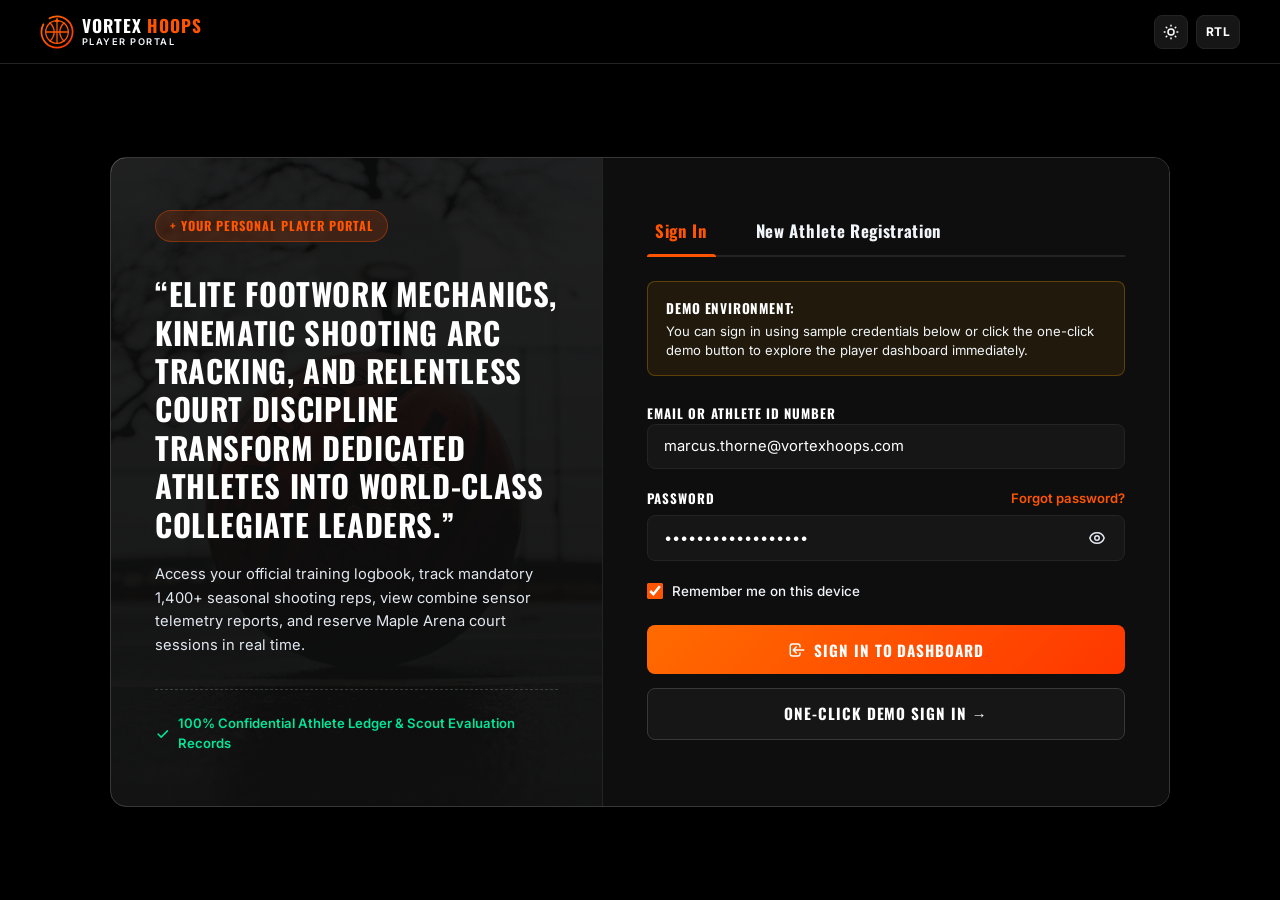
<file: login.html>
<!DOCTYPE html>
<html lang="en" dir="ltr" class="dark">
<head>
  <meta charset="UTF-8">
  <meta name="viewport" content="width=device-width, initial-scale=1.0">
  <title>Athlete Portal Login | Vortex Basketball Academy</title>
  
  <!-- Favicon -->
  <link rel="icon" type="image/svg+xml" href="assets/images/icons/favicon.svg">
  
  <!-- Core Stylesheets (Zero Inline CSS) -->
  <link rel="stylesheet" href="assets/css/style.css">
  <link rel="stylesheet" href="assets/css/responsive.css">
</head>
<body class="auth-page-wrapper">

  <!-- ======================================================================
       PAGE LOADER
       ====================================================================== -->
  <div id="page-loader" role="status" aria-live="polite">
    <div class="loader-brand-box">
      <div class="loader-logo-wrap">
        <img src="assets/images/icons/logo.svg" alt="Vortex Basketball Academy Logo" width="72" height="72">
      </div>
      <h2 class="loader-brand-title">Vortex Academy</h2>
      <p class="loader-brand-tag">Athlete Security Portal</p>
      <div class="loader-bar-wrap">
        <div class="loader-bar-progress"></div>
      </div>
    </div>
  </div>

  <!-- ======================================================================
       PORTAL HEADER (MATCHING REFERENCE NAVIGATION CONTROLS)
       ====================================================================== -->
  <header class="auth-site-header">
    <div class="auth-header-container">
      
      <!-- Brand Logo & Name -->
      <a href="index.html" class="brand-link" aria-label="Vortex Basketball Academy Home">
        <img src="assets/images/icons/logo.svg" alt="Vortex Logo" class="brand-logo-img" width="36" height="36">
        <div class="brand-text-group">
          <span class="brand-title">VORTEX <span>HOOPS</span></span>
          <span class="brand-tagline">PLAYER PORTAL</span>
        </div>
      </a>

      <!-- Right Header Actions: Theme + Text Direction -->
      <div class="header-actions">
        <!-- Dark / Light Mode Toggle Button -->
        <button type="button" class="icon-control-btn theme-toggle-btn" aria-label="Toggle Theme Mode">
          <svg class="moon-icon" fill="none" stroke="currentColor" viewBox="0 0 24 24" aria-hidden="true">
            <path stroke-linecap="round" stroke-linejoin="round" stroke-width="2" d="M20.354 15.354A9 9 0 018.646 3.646 9.003 9.003 0 0012 21a9.003 9.003 0 008.354-5.646z"/>
          </svg>
          <svg class="sun-icon" fill="none" stroke="currentColor" viewBox="0 0 24 24" aria-hidden="true">
            <path stroke-linecap="round" stroke-linejoin="round" stroke-width="2" d="M12 3v1m0 16v1m9-9h-1M4 12H3m15.364 6.364l-.707-.707M6.343 6.343l-.707-.707m12.728 0l-.707.707M6.343 17.657l-.707.707M16 12a4 4 0 11-8 0 4 4 0 018 0z"/>
          </svg>
        </button>

        <!-- RTL / LTR Toggle Button -->
        <button type="button" class="icon-control-btn rtl-toggle-btn" aria-label="Toggle Text Direction">
          <span class="dir-label">RTL</span>
        </button>
      </div>

    </div>
  </header>

  <!-- ======================================================================
       MAIN CONTENT: AUTHENTICATION CARD MODAL (REFERENCE MODEL)
       ====================================================================== -->
  <main class="auth-main-area" id="main-content">
    <div class="auth-card-modal">
      
      <!-- Left Visual Column (Reference Matching) -->
      <section class="auth-banner-col" aria-label="Portal Introduction">
        <div>
          <span class="auth-pill-tag">+ Your Personal Player Portal</span>
          
          <h1 class="auth-quote-heading">
            &ldquo;Elite footwork mechanics, kinematic shooting arc tracking, and relentless court discipline transform dedicated athletes into world-class collegiate leaders.&rdquo;
          </h1>

          <p class="auth-quote-desc">
            Access your official training logbook, track mandatory 1,400+ seasonal shooting reps, view combine sensor telemetry reports, and reserve Maple Arena court sessions in real time.
          </p>
        </div>

        <div class="auth-trust-mark">
          <svg fill="currentColor" viewBox="0 0 20 20" width="16" height="16" aria-hidden="true">
            <path fill-rule="evenodd" d="M16.707 5.293a1 1 0 010 1.414l-8 8a1 1 0 01-1.414 0l-4-4a1 1 0 011.414-1.414L8 12.586l7.293-7.293a1 1 0 011.414 0z" clip-rule="evenodd"/>
          </svg>
          <span>100% Confidential Athlete Ledger &amp; Scout Evaluation Records</span>
        </div>
      </section>

      <!-- Right Form Column (Reference Matching) -->
      <section class="auth-form-col" aria-label="Athlete Authentication Form">
        
        <!-- Tab Navigation (Sign In vs New Registration) -->
        <div class="auth-tabs-row" role="tablist">
          <button type="button" class="auth-tab-btn active" data-tab="signin-panel" role="tab" aria-selected="true" aria-controls="signin-panel">
            Sign In
          </button>
          <button type="button" class="auth-tab-btn" data-tab="register-panel" role="tab" aria-selected="false" aria-controls="register-panel">
            New Athlete Registration
          </button>
        </div>

        <!-- Demo Environment Callout Banner -->
        <div class="auth-demo-banner" role="note">
          <strong class="auth-demo-title">Demo Environment:</strong>
          <p class="auth-demo-text">
            You can sign in using sample credentials below or click the one-click demo button to explore the player dashboard immediately.
          </p>
        </div>

        <!-- TAB PANEL 1: SIGN IN -->
        <div class="auth-tab-panel active" id="signin-panel" role="tabpanel">
          <form action="dashboard.html" method="GET" class="auth-form" novalidate>
            
            <div class="auth-field-group">
              <label for="signin-email" class="auth-field-label">Email or Athlete ID Number</label>
              <input 
                type="text" 
                id="signin-email" 
                name="identifier" 
                class="form-input" 
                value="marcus.thorne@vortexhoops.com" 
                required>
            </div>

            <div class="auth-field-group">
              <div class="auth-label-row">
                <label for="signin-password" class="auth-field-label">Password</label>
                <a href="contact.html" class="auth-forgot-link">Forgot password?</a>
              </div>
              <div class="auth-input-relative">
                <input 
                  type="password" 
                  id="signin-password" 
                  name="password" 
                  class="form-input" 
                  value="VortexCombine2026!" 
                  required>
                <button type="button" class="password-toggle-eye" aria-label="Toggle password visibility">
                  <svg fill="none" stroke="currentColor" viewBox="0 0 24 24" width="18" height="18" aria-hidden="true">
                    <path stroke-linecap="round" stroke-linejoin="round" stroke-width="2" d="M15 12a3 3 0 11-6 0 3 3 0 016 0z"/>
                    <path stroke-linecap="round" stroke-linejoin="round" stroke-width="2" d="M2.458 12C3.732 7.943 7.523 5 12 5c4.478 0 8.268 2.943 9.542 7-1.274 4.057-5.064 7-9.542 7-4.477 0-8.268-2.943-9.542-7z"/>
                  </svg>
                </button>
              </div>
            </div>

            <label class="auth-checkbox-label">
              <input type="checkbox" name="remember" checked>
              <span>Remember me on this device</span>
            </label>

            <div class="auth-btn-stack">
              <button type="submit" class="btn-auth-primary">
                <svg fill="none" stroke="currentColor" viewBox="0 0 24 24" width="18" height="18" aria-hidden="true">
                  <path stroke-linecap="round" stroke-linejoin="round" stroke-width="2" d="M11 16l-4-4m0 0l4-4m-4 4h14m-5 4v1a3 3 0 01-3 3H6a3 3 0 01-3-3V7a3 3 0 013-3h7a3 3 0 013 3v1"/>
                </svg>
                <span>Sign In to Dashboard</span>
              </button>

              <a href="dashboard.html" class="btn-auth-demo">
                <span>One-Click Demo Sign In &rarr;</span>
              </a>
            </div>

          </form>
        </div>

        <!-- TAB PANEL 2: REGISTRATION -->
        <div class="auth-tab-panel" id="register-panel" role="tabpanel">
          <form action="dashboard.html" method="GET" class="auth-form" novalidate>
            
            <div class="auth-field-group">
              <label for="reg-name" class="auth-field-label">Athlete Full Name</label>
              <input type="text" id="reg-name" name="fullname" class="form-input" placeholder="e.g. Jordan Ellis" required>
            </div>

            <div class="auth-field-group">
              <label for="reg-email" class="auth-field-label">Email Address</label>
              <input type="email" id="reg-email" name="email" class="form-input" placeholder="jordan@example.com" required>
            </div>

            <div class="auth-field-group">
              <label for="reg-tier" class="auth-field-label">Development Tier</label>
              <select id="reg-tier" name="tier" class="form-select" required>
                <option value="" disabled selected>Select Athlete Tier</option>
                <option value="youth">Youth Academy (8–12)</option>
                <option value="varsity">Varsity Combine Prep (13–18)</option>
                <option value="college">Collegiate Showcase (18–22)</option>
              </select>
            </div>

            <div class="auth-field-group">
              <label for="reg-password" class="auth-field-label">Create Password</label>
              <div class="auth-input-relative">
                <input type="password" id="reg-password" name="new-password" class="form-input" placeholder="Minimum 8 characters" required>
              </div>
            </div>

            <div class="auth-btn-stack">
              <button type="submit" class="btn-auth-primary">
                <span>Complete Registration &rarr;</span>
              </button>
            </div>

          </form>
        </div>

      </section>

    </div>
  </main>

  <!-- Core Scripts (Zero Inline JS) -->
  <script src="assets/js/main.js"></script>
</body>
</html>
</file>
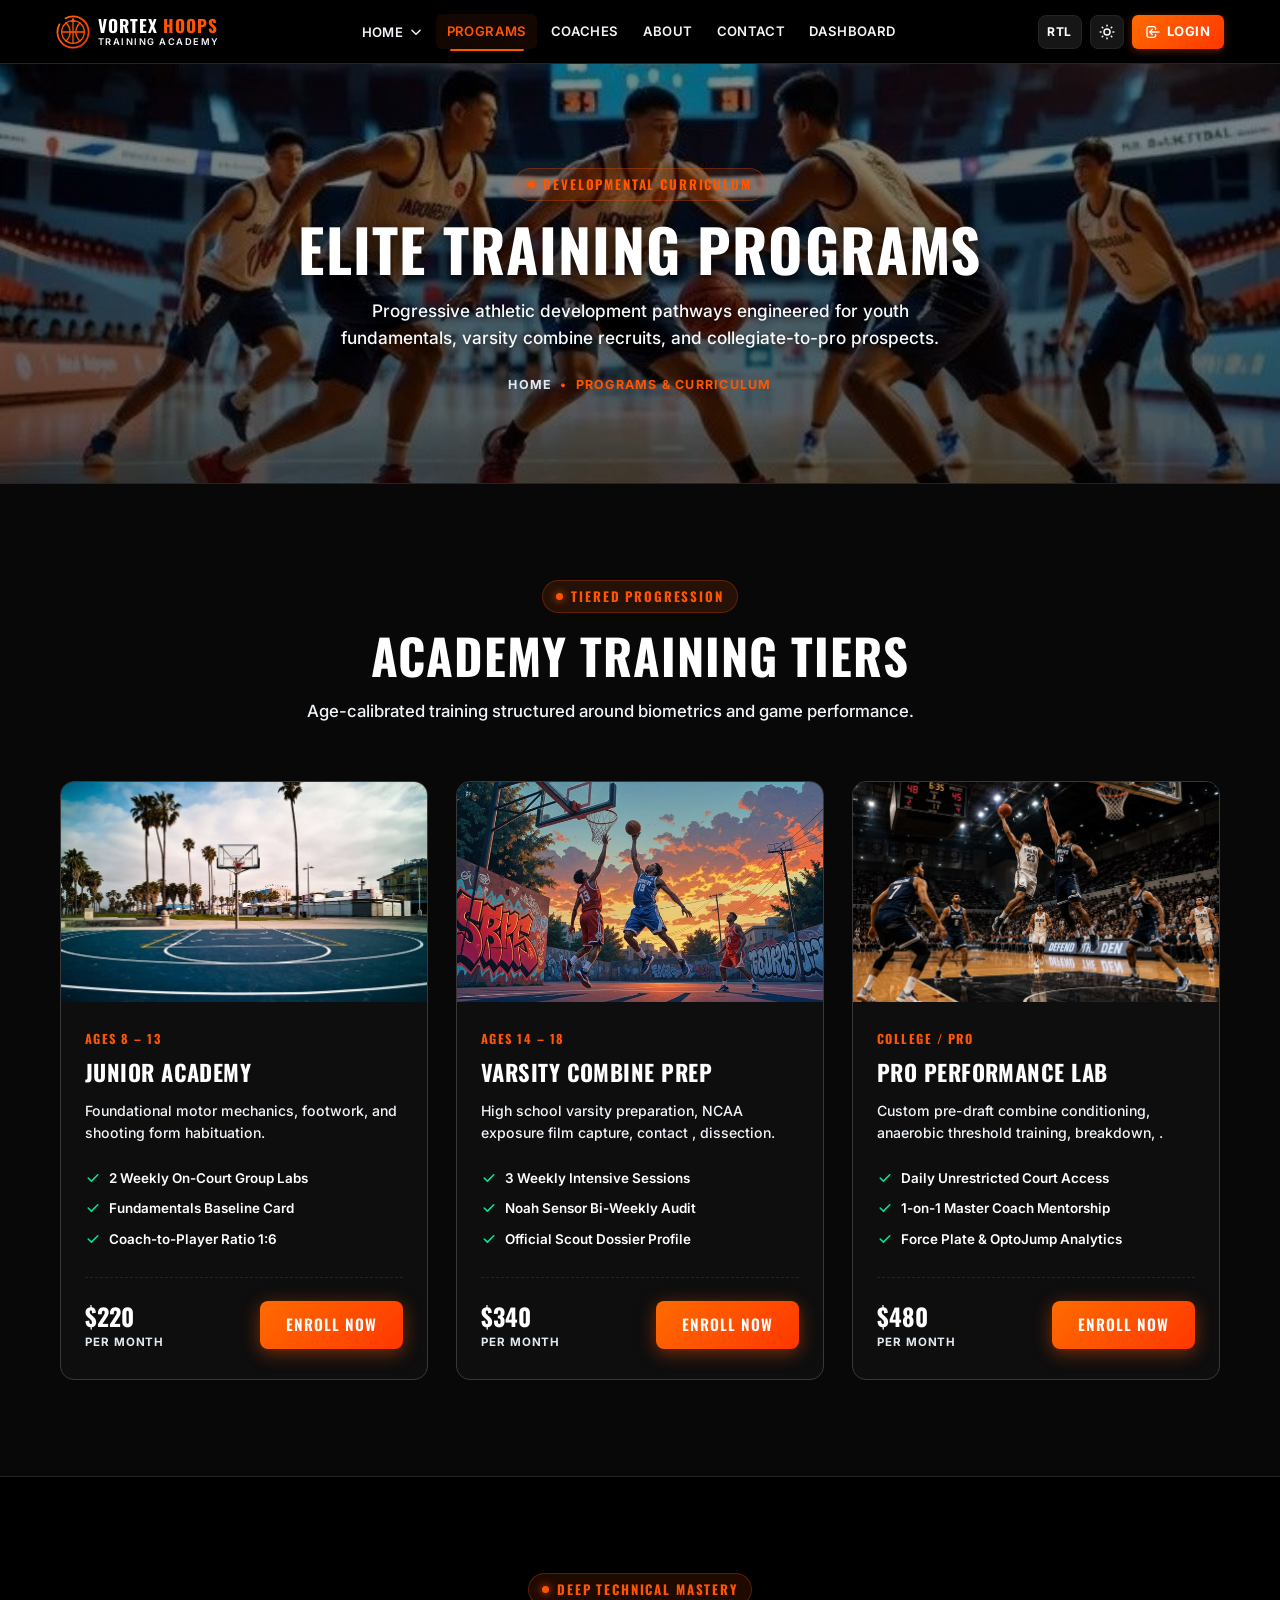
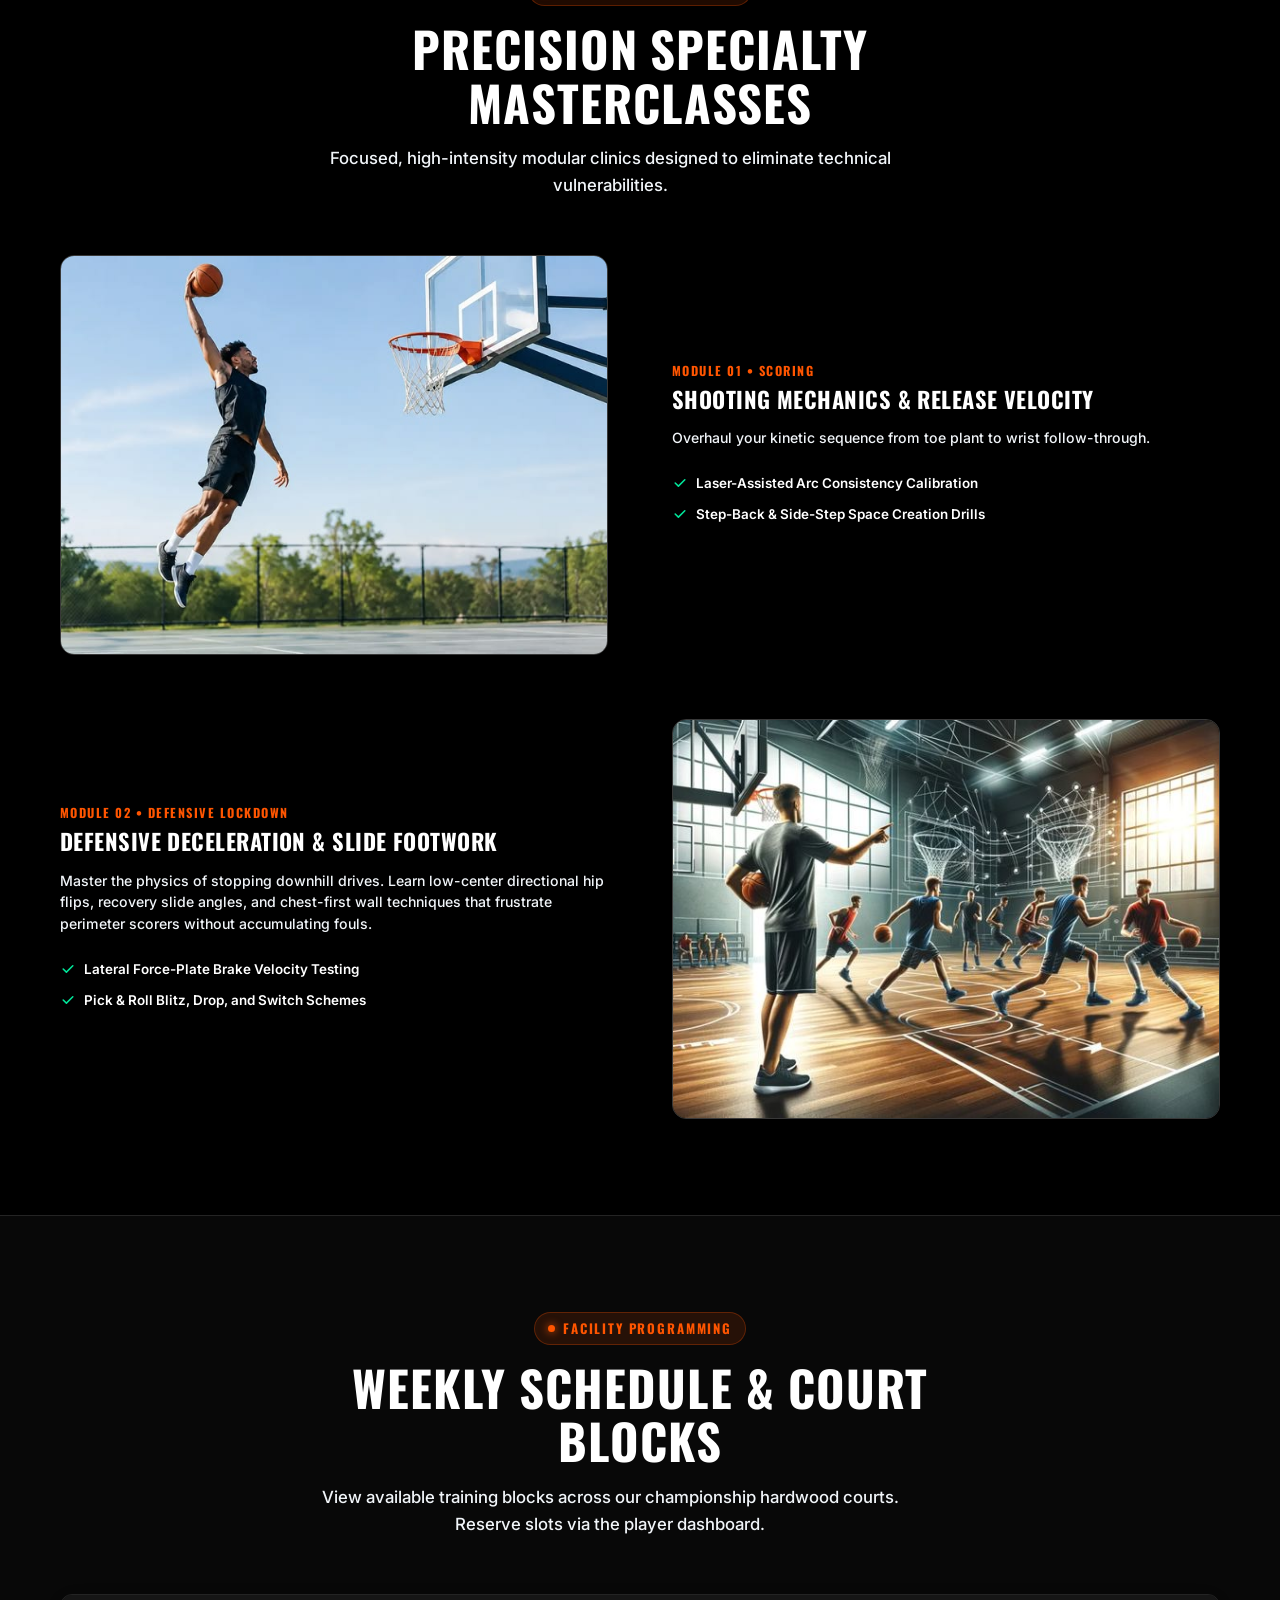
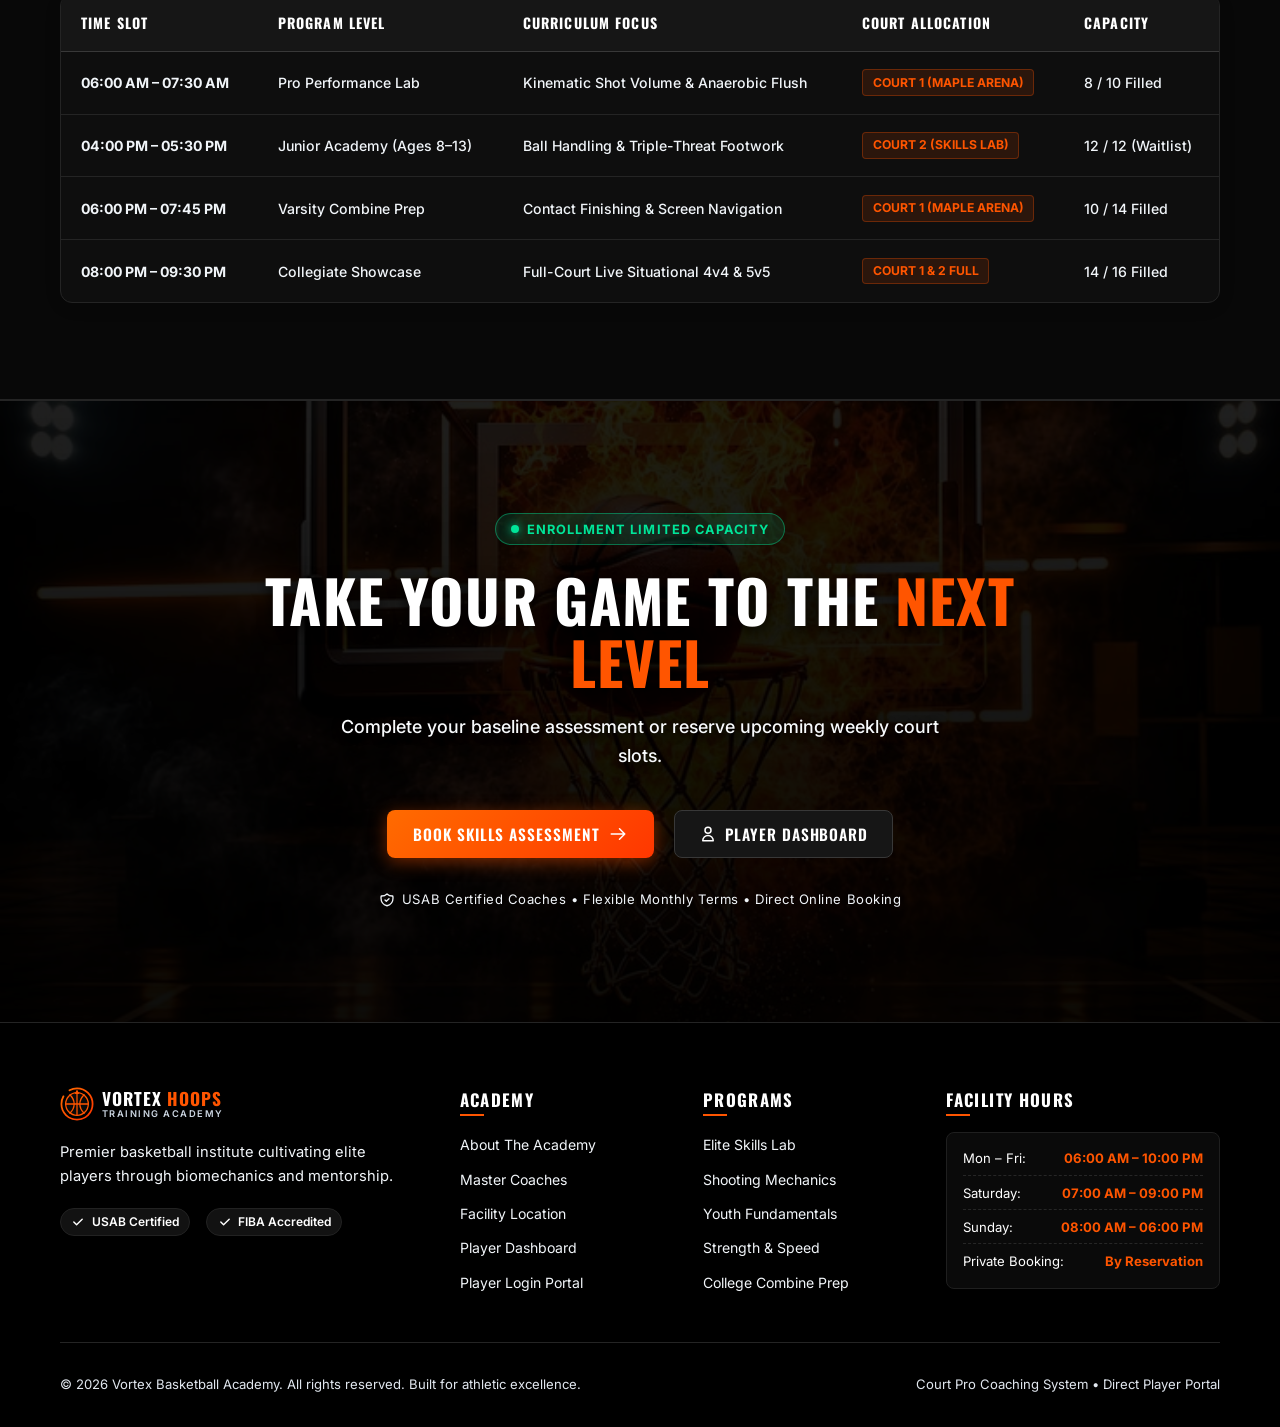
<file: programs.html>
<!DOCTYPE html>
<html lang="en" dir="ltr" class="dark">

<head>
  <meta charset="UTF-8">
  <meta name="viewport" content="width=device-width, initial-scale=1.0">
  <title>Training Programs & Curriculum | Vortex Basketball Academy</title>

  <!-- Favicon -->
  <link rel="icon" type="image/svg+xml" href="assets/images/icons/favicon.svg">

  <!-- Core Stylesheets (Zero Inline CSS) -->
  <link rel="stylesheet" href="assets/css/style.css">
  <link rel="stylesheet" href="assets/css/responsive.css">
</head>

<body>

  <!-- ======================================================================
       PAGE LOADER
       ====================================================================== -->
  <div id="page-loader" role="status" aria-live="polite">
    <div class="loader-brand-box">
      <div class="loader-logo-wrap">
        <img src="assets/images/icons/logo.svg" alt="Vortex Basketball Academy Logo" width="72" height="72">
      </div>
      <h2 class="loader-brand-title">Vortex Academy</h2>
      <p class="loader-brand-tag">Programs &amp; Curriculum</p>
      <div class="loader-bar-wrap">
        <div class="loader-bar-progress"></div>
      </div>
    </div>
  </div>

  <!-- ======================================================================
       GLOBAL FIXED HEADER
       ====================================================================== -->
  <header class="site-header" id="main-header">
    <div class="header-container">

      <!-- Brand Logo & Name -->
      <a href="index.html" class="brand-link" aria-label="Vortex Basketball Academy Home">
        <img src="assets/images/icons/logo.svg" alt="Vortex Logo" class="brand-logo-img" width="36" height="36">
        <div class="brand-text-group">
          <span class="brand-title">VORTEX <span>HOOPS</span></span>
          <span class="brand-tagline">TRAINING ACADEMY</span>
        </div>
      </a>

      <!-- Desktop Navigation - Exactly 6 items -->
      <nav class="desktop-nav" aria-label="Primary Navigation">
        <!-- 1. Home (Click-only Dropdown) -->
        <div class="nav-dropdown-item">
          <button type="button" class="nav-link nav-dropdown-btn" aria-expanded="false" aria-haspopup="true">
            <span>Home</span>
            <svg class="dropdown-arrow" fill="none" stroke="currentColor" viewBox="0 0 24 24" aria-hidden="true">
              <path stroke-linecap="round" stroke-linejoin="round" d="M19 9l-7 7-7-7" />
            </svg>
          </button>
          <div class="nav-dropdown-menu" role="menu">
            <a href="index.html" class="dropdown-link" role="menuitem">
              <span>Home 1 (Training Hub)</span>
            </a>
            <a href="home-2.html" class="dropdown-link" role="menuitem">
              <span>Home 2 (Pro Performance)</span>
            </a>
          </div>
        </div>

        <!-- 2. Programs -->
        <a href="programs.html" class="nav-link active">Programs</a>

        <!-- 3. Coaches -->
        <a href="coaches.html" class="nav-link">Coaches</a>

        <!-- 4. About -->
        <a href="about.html" class="nav-link">About</a>

        <!-- 5. Contact -->
        <a href="contact.html" class="nav-link">Contact</a>

        <!-- 6. Dashboard -->
        <a href="dashboard.html" class="nav-link">Dashboard</a>
      </nav>

      <!-- Header Action Controls -->
      <div class="header-actions">
        <!-- RTL / LTR Toggle Button -->
        <button type="button" class="icon-control-btn rtl-toggle-btn" aria-label="Toggle Text Direction">
          <span class="dir-label">RTL</span>
        </button>

        <!-- Dark / Light Mode Toggle Button -->
        <button type="button" class="icon-control-btn theme-toggle-btn" aria-label="Toggle Theme Mode">
          <svg class="moon-icon" fill="none" stroke="currentColor" viewBox="0 0 24 24" aria-hidden="true">
            <path stroke-linecap="round" stroke-linejoin="round" stroke-width="2"
              d="M20.354 15.354A9 9 0 018.646 3.646 9.003 9.003 0 0012 21a9.003 9.003 0 008.354-5.646z" />
          </svg>
          <svg class="sun-icon" fill="none" stroke="currentColor" viewBox="0 0 24 24" aria-hidden="true">
            <path stroke-linecap="round" stroke-linejoin="round" stroke-width="2"
              d="M12 3v1m0 16v1m9-9h-1M4 12H3m15.364 6.364l-.707-.707M6.343 6.343l-.707-.707m12.728 0l-.707.707M6.343 17.657l-.707.707M16 12a4 4 0 11-8 0 4 4 0 018 0z" />
          </svg>
        </button>

        <!-- Player Portal Login Button -->
        <a href="login.html" class="header-login-btn" aria-label="Player Portal Login">
          <svg fill="none" stroke="currentColor" viewBox="0 0 24 24" aria-hidden="true">
            <path stroke-linecap="round" stroke-linejoin="round" stroke-width="2"
              d="M11 16l-4-4m0 0l4-4m-4 4h14m-5 4v1a3 3 0 01-3 3H6a3 3 0 01-3-3V7a3 3 0 013-3h7a3 3 0 013 3v1" />
          </svg>
          <span>Login</span>
        </a>

        <!-- Mobile Drawer Toggle Hamburger -->
        <button type="button" class="mobile-toggle-btn" aria-label="Open Mobile Menu" aria-expanded="false"
          aria-controls="mobile-drawer">
          <svg fill="none" stroke="currentColor" viewBox="0 0 24 24" aria-hidden="true">
            <path stroke-linecap="round" stroke-linejoin="round" stroke-width="2" d="M4 6h16M4 12h16M4 18h16" />
          </svg>
        </button>
      </div>

    </div>
  </header>

  <!-- ======================================================================
       MOBILE MENU DRAWER & BACKDROP
       ====================================================================== -->
  <div class="mobile-menu-backdrop" aria-hidden="true"></div>

  <aside class="mobile-menu-drawer" id="mobile-drawer" aria-label="Mobile Navigation Drawer">
    <div class="mobile-drawer-header">
      <div class="brand-link">
        <img src="assets/images/icons/logo.svg" alt="Vortex Logo" class="brand-logo-img" width="32" height="32">
        <div class="brand-text-group">
          <span class="brand-title">VORTEX <span>HOOPS</span></span>
          <span class="brand-tagline">TRAINING ACADEMY</span>
        </div>
      </div>
      <button type="button" class="mobile-close-btn" aria-label="Close Mobile Menu">
        <svg fill="none" stroke="currentColor" viewBox="0 0 24 24" aria-hidden="true" width="20" height="20">
          <path stroke-linecap="round" stroke-linejoin="round" stroke-width="2" d="M6 18L18 6M6 6l12 12" />
        </svg>
      </button>
    </div>

    <div class="mobile-drawer-body">
      <ul class="mobile-nav-list">
        <!-- 1. Home Accordion (Click only) -->
        <li class="mobile-accordion-group">
          <button type="button" class="mobile-nav-link mobile-accordion-btn" aria-expanded="false">
            <span>Home</span>
            <svg class="accordion-chevron" fill="none" stroke="currentColor" viewBox="0 0 24 24" aria-hidden="true"
              width="16" height="16">
              <path stroke-linecap="round" stroke-linejoin="round" stroke-width="2" d="M19 9l-7 7-7-7" />
            </svg>
          </button>
          <div class="mobile-accordion-content">
            <a href="index.html" class="mobile-sub-link">Home 1 (Training Hub)</a>
            <a href="home-2.html" class="mobile-sub-link">Home 2 (Pro Performance)</a>
          </div>
        </li>

        <!-- 2. Programs -->
        <li>
          <a href="programs.html" class="mobile-nav-link active">Programs</a>
        </li>

        <!-- 3. Coaches -->
        <li>
          <a href="coaches.html" class="mobile-nav-link">Coaches</a>
        </li>

        <!-- 4. About -->
        <li>
          <a href="about.html" class="mobile-nav-link">About</a>
        </li>

        <!-- 5. Contact -->
        <li>
          <a href="contact.html" class="mobile-nav-link">Contact</a>
        </li>

        <!-- 6. Dashboard -->
        <li>
          <a href="dashboard.html" class="mobile-nav-link">Dashboard</a>
        </li>
      </ul>

      <!-- Mobile Controls Row -->
      <div class="mobile-drawer-controls">
        <div class="mobile-controls-row">
          <button type="button" class="mobile-action-pill rtl-toggle-btn" aria-label="Toggle Text Direction">
            <svg fill="none" stroke="currentColor" viewBox="0 0 24 24" aria-hidden="true" width="16" height="16">
              <path stroke-linecap="round" stroke-linejoin="round" stroke-width="2"
                d="M8 7h12m0 0l-4-4m4 4l-4 4m0 6H4m0 0l4 4m-4-4l4-4" />
            </svg>
            <span class="dir-label">RTL</span>
          </button>

          <button type="button" class="mobile-action-pill theme-toggle-btn" aria-label="Toggle Theme Mode">
            <svg class="moon-icon" fill="none" stroke="currentColor" viewBox="0 0 24 24" aria-hidden="true" width="16"
              height="16">
              <path stroke-linecap="round" stroke-linejoin="round" stroke-width="2"
                d="M20.354 15.354A9 9 0 018.646 3.646 9.003 9.003 0 0012 21a9.003 9.003 0 008.354-5.646z" />
            </svg>
            <svg class="sun-icon" fill="none" stroke="currentColor" viewBox="0 0 24 24" aria-hidden="true" width="16"
              height="16">
              <path stroke-linecap="round" stroke-linejoin="round" stroke-width="2"
                d="M12 3v1m0 16v1m9-9h-1M4 12H3m15.364 6.364l-.707-.707M6.343 6.343l-.707-.707m12.728 0l-.707.707M6.343 17.657l-.707.707M16 12a4 4 0 11-8 0 4 4 0 018 0z" />
            </svg>
            <span>Theme</span>
          </button>
        </div>

        <a href="login.html" class="mobile-login-pill" aria-label="Player Portal Login">
          <svg fill="none" stroke="currentColor" viewBox="0 0 24 24" aria-hidden="true" width="18" height="18">
            <path stroke-linecap="round" stroke-linejoin="round" stroke-width="2"
              d="M11 16l-4-4m0 0l4-4m-4 4h14m-5 4v1a3 3 0 01-3 3H6a3 3 0 01-3-3V7a3 3 0 013-3h7a3 3 0 013 3v1" />
          </svg>
          <span>Player Portal</span>
        </a>
      </div>
    </div>
  </aside>

  <!-- ======================================================================
       MAIN CONTENT: EXACTLY 5 MAIN CONTENT SECTIONS (INNER PAGE 01)
       ====================================================================== -->
  <main id="main-content">

    <!-- --------------------------------------------------------------------
         SECTION 1: STANDARDIZED INNER PAGE HERO
         Uniform height across all inner pages (min-height: 420px)
         -------------------------------------------------------------------- -->
    <section class="inner-page-hero programs-hero-bg" aria-label="Programs Page Banner">
      <div class="inner-hero-overlay" aria-hidden="true"></div>
      <div class="site-container">
        <div class="inner-hero-content">
          <span class="section-eyebrow">Developmental Curriculum</span>
          <h1 class="inner-hero-title">Elite Training Programs</h1>
          <p class="inner-hero-desc">
            Progressive athletic development pathways engineered for youth fundamentals, varsity combine recruits, and
            collegiate-to-pro prospects.
          </p>
          <div class="breadcrumb-trail">
            <a href="index.html">Home</a>
            <span>&bull;</span>
            <span>Programs &amp; Curriculum</span>
          </div>
        </div>
      </div>
    </section>

    <!-- --------------------------------------------------------------------
         SECTION 2: CORE DEVELOPMENTAL TIERS (3 EVEN CARDS)
         Strictly equal heights, balanced line heights, uniform CTA
         -------------------------------------------------------------------- -->
    <section class="section-program-tiers" aria-label="Core Developmental Tiers">
      <div class="site-container">

        <div class="section-header-center">
          <span class="section-eyebrow">Tiered Progression</span>
          <h2 class="section-heading-lg">Academy Training Tiers</h2>
          <p class="section-subtext">
            Age-calibrated training structured around biometrics and game performance.
          </p>
        </div>

        <div class="program-tiers-grid">
          <!-- Tier Card 1: Youth -->
          <div class="tier-card">
            <div class="tier-photo-wrap">
              <img src="assets/images/services/p15.jpg" alt="Youth basketball training drill" width="400" height="220"
                loading="lazy">
            </div>
            <div class="tier-body">
              <span class="tier-badge">Ages 8 – 13</span>
              <h3 class="tier-title">Junior Academy</h3>
              <p class="tier-desc">
                Foundational motor mechanics, footwork, and shooting form habituation.
              </p>
              <ul class="tier-features-list">
                <li class="tier-feature-item">
                  <svg fill="currentColor" viewBox="0 0 20 20" width="16" height="16" aria-hidden="true">
                    <path fill-rule="evenodd"
                      d="M16.707 5.293a1 1 0 010 1.414l-8 8a1 1 0 01-1.414 0l-4-4a1 1 0 011.414-1.414L8 12.586l7.293-7.293a1 1 0 011.414 0z"
                      clip-rule="evenodd" />
                  </svg>
                  <span>2 Weekly On-Court Group Labs</span>
                </li>
                <li class="tier-feature-item">
                  <svg fill="currentColor" viewBox="0 0 20 20" width="16" height="16" aria-hidden="true">
                    <path fill-rule="evenodd"
                      d="M16.707 5.293a1 1 0 010 1.414l-8 8a1 1 0 01-1.414 0l-4-4a1 1 0 011.414-1.414L8 12.586l7.293-7.293a1 1 0 011.414 0z"
                      clip-rule="evenodd" />
                  </svg>
                  <span>Fundamentals Baseline Card</span>
                </li>
                <li class="tier-feature-item">
                  <svg fill="currentColor" viewBox="0 0 20 20" width="16" height="16" aria-hidden="true">
                    <path fill-rule="evenodd"
                      d="M16.707 5.293a1 1 0 010 1.414l-8 8a1 1 0 01-1.414 0l-4-4a1 1 0 011.414-1.414L8 12.586l7.293-7.293a1 1 0 011.414 0z"
                      clip-rule="evenodd" />
                  </svg>
                  <span>Coach-to-Player Ratio 1:6</span>
                </li>
              </ul>
              <div class="tier-footer">
                <div class="tier-pricing">
                  <span class="tier-cost">$220</span>
                  <span class="tier-cadence">Per Month</span>
                </div>
                <a href="contact.html" class="btn-primary-court">Enroll Now</a>
              </div>
            </div>
          </div>

          <!-- Tier Card 2: Varsity Recruits -->
          <div class="tier-card">
            <div class="tier-photo-wrap">
              <img src="assets/images/services/p16.jpg" alt="Varsity basketball athlete training" width="400"
                height="220" loading="lazy">
            </div>
            <div class="tier-body">
              <span class="tier-badge">Ages 14 – 18</span>
              <h3 class="tier-title">Varsity Combine Prep</h3>
              <p class="tier-desc">
                High school varsity preparation, NCAA exposure film capture, contact ,
                dissection.
              </p>
              <ul class="tier-features-list">
                <li class="tier-feature-item">
                  <svg fill="currentColor" viewBox="0 0 20 20" width="16" height="16" aria-hidden="true">
                    <path fill-rule="evenodd"
                      d="M16.707 5.293a1 1 0 010 1.414l-8 8a1 1 0 01-1.414 0l-4-4a1 1 0 011.414-1.414L8 12.586l7.293-7.293a1 1 0 011.414 0z"
                      clip-rule="evenodd" />
                  </svg>
                  <span>3 Weekly Intensive Sessions</span>
                </li>
                <li class="tier-feature-item">
                  <svg fill="currentColor" viewBox="0 0 20 20" width="16" height="16" aria-hidden="true">
                    <path fill-rule="evenodd"
                      d="M16.707 5.293a1 1 0 010 1.414l-8 8a1 1 0 01-1.414 0l-4-4a1 1 0 011.414-1.414L8 12.586l7.293-7.293a1 1 0 011.414 0z"
                      clip-rule="evenodd" />
                  </svg>
                  <span>Noah Sensor Bi-Weekly Audit</span>
                </li>
                <li class="tier-feature-item">
                  <svg fill="currentColor" viewBox="0 0 20 20" width="16" height="16" aria-hidden="true">
                    <path fill-rule="evenodd"
                      d="M16.707 5.293a1 1 0 010 1.414l-8 8a1 1 0 01-1.414 0l-4-4a1 1 0 011.414-1.414L8 12.586l7.293-7.293a1 1 0 011.414 0z"
                      clip-rule="evenodd" />
                  </svg>
                  <span>Official Scout Dossier Profile</span>
                </li>
              </ul>
              <div class="tier-footer">
                <div class="tier-pricing">
                  <span class="tier-cost">$340</span>
                  <span class="tier-cadence">Per Month</span>
                </div>
                <a href="contact.html" class="btn-primary-court">Enroll Now</a>
              </div>
            </div>
          </div>

          <!-- Tier Card 3: Pro & College Lab -->
          <div class="tier-card">
            <div class="tier-photo-wrap">
              <img src="assets/images/services/p17.jpg" alt="Pro athlete in basketball training lab" width="400"
                height="220" loading="lazy">
            </div>
            <div class="tier-body">
              <span class="tier-badge">College / Pro</span>
              <h3 class="tier-title">Pro Performance Lab</h3>
              <p class="tier-desc">
                Custom pre-draft combine conditioning, anaerobic threshold training, breakdown,
                .
              </p>
              <ul class="tier-features-list">
                <li class="tier-feature-item">
                  <svg fill="currentColor" viewBox="0 0 20 20" width="16" height="16" aria-hidden="true">
                    <path fill-rule="evenodd"
                      d="M16.707 5.293a1 1 0 010 1.414l-8 8a1 1 0 01-1.414 0l-4-4a1 1 0 011.414-1.414L8 12.586l7.293-7.293a1 1 0 011.414 0z"
                      clip-rule="evenodd" />
                  </svg>
                  <span>Daily Unrestricted Court Access</span>
                </li>
                <li class="tier-feature-item">
                  <svg fill="currentColor" viewBox="0 0 20 20" width="16" height="16" aria-hidden="true">
                    <path fill-rule="evenodd"
                      d="M16.707 5.293a1 1 0 010 1.414l-8 8a1 1 0 01-1.414 0l-4-4a1 1 0 011.414-1.414L8 12.586l7.293-7.293a1 1 0 011.414 0z"
                      clip-rule="evenodd" />
                  </svg>
                  <span>1-on-1 Master Coach Mentorship</span>
                </li>
                <li class="tier-feature-item">
                  <svg fill="currentColor" viewBox="0 0 20 20" width="16" height="16" aria-hidden="true">
                    <path fill-rule="evenodd"
                      d="M16.707 5.293a1 1 0 010 1.414l-8 8a1 1 0 01-1.414 0l-4-4a1 1 0 011.414-1.414L8 12.586l7.293-7.293a1 1 0 011.414 0z"
                      clip-rule="evenodd" />
                  </svg>
                  <span>Force Plate &amp; OptoJump Analytics</span>
                </li>
              </ul>
              <div class="tier-footer">
                <div class="tier-pricing">
                  <span class="tier-cost">$480</span>
                  <span class="tier-cadence">Per Month</span>
                </div>
                <a href="contact.html" class="btn-primary-court">Enroll Now</a>
              </div>
            </div>
          </div>
        </div>

      </div>
    </section>

    <!-- --------------------------------------------------------------------
         SECTION 3: SPECIALIZED SKILL MASTERCLASSES (EDITORIAL SPLIT)
         -------------------------------------------------------------------- -->
    <section class="section-masterclasses" aria-label="Specialized Skill Masterclasses">
      <div class="site-container">

        <div class="section-header-center">
          <span class="section-eyebrow">Deep Technical Mastery</span>
          <h2 class="section-heading-lg">Precision Specialty Masterclasses</h2>
          <p class="section-subtext">
            Focused, high-intensity modular clinics designed to eliminate technical vulnerabilities.
          </p>
        </div>

        <!-- Masterclass 01 -->
        <div class="masterclass-row">
          <div class="masterclass-media-frame">
            <img src="assets/images/services/p18.jpg" alt="Player working on shot release mechanics" width="600"
              height="400" loading="lazy">
          </div>
          <div>
            <span class="tier-badge">Module 01 &bull; Scoring</span>
            <h3 class="tier-title">Shooting Mechanics &amp; Release Velocity</h3>
            <p class="tier-desc">
              Overhaul your kinetic sequence from toe plant to wrist follow-through.
            </p>
            <ul class="tier-features-list">
              <li class="tier-feature-item">
                <svg fill="currentColor" viewBox="0 0 20 20" width="16" height="16" aria-hidden="true">
                  <path fill-rule="evenodd"
                    d="M16.707 5.293a1 1 0 010 1.414l-8 8a1 1 0 01-1.414 0l-4-4a1 1 0 011.414-1.414L8 12.586l7.293-7.293a1 1 0 011.414 0z"
                    clip-rule="evenodd" />
                </svg>
                <span>Laser-Assisted Arc Consistency Calibration</span>
              </li>
              <li class="tier-feature-item">
                <svg fill="currentColor" viewBox="0 0 20 20" width="16" height="16" aria-hidden="true">
                  <path fill-rule="evenodd"
                    d="M16.707 5.293a1 1 0 010 1.414l-8 8a1 1 0 01-1.414 0l-4-4a1 1 0 011.414-1.414L8 12.586l7.293-7.293a1 1 0 011.414 0z"
                    clip-rule="evenodd" />
                </svg>
                <span>Step-Back &amp; Side-Step Space Creation Drills</span>
              </li>
            </ul>
          </div>
        </div>

        <!-- Masterclass 02 -->
        <div class="masterclass-row">
          <div>
            <span class="tier-badge">Module 02 &bull; Defensive Lockdown</span>
            <h3 class="tier-title">Defensive Deceleration &amp; Slide Footwork</h3>
            <p class="tier-desc">
              Master the physics of stopping downhill drives. Learn low-center directional hip flips, recovery slide
              angles, and chest-first wall techniques that frustrate perimeter scorers without accumulating fouls.
            </p>
            <ul class="tier-features-list">
              <li class="tier-feature-item">
                <svg fill="currentColor" viewBox="0 0 20 20" width="16" height="16" aria-hidden="true">
                  <path fill-rule="evenodd"
                    d="M16.707 5.293a1 1 0 010 1.414l-8 8a1 1 0 01-1.414 0l-4-4a1 1 0 011.414-1.414L8 12.586l7.293-7.293a1 1 0 011.414 0z"
                    clip-rule="evenodd" />
                </svg>
                <span>Lateral Force-Plate Brake Velocity Testing</span>
              </li>
              <li class="tier-feature-item">
                <svg fill="currentColor" viewBox="0 0 20 20" width="16" height="16" aria-hidden="true">
                  <path fill-rule="evenodd"
                    d="M16.707 5.293a1 1 0 010 1.414l-8 8a1 1 0 01-1.414 0l-4-4a1 1 0 011.414-1.414L8 12.586l7.293-7.293a1 1 0 011.414 0z"
                    clip-rule="evenodd" />
                </svg>
                <span>Pick &amp; Roll Blitz, Drop, and Switch Schemes</span>
              </li>
            </ul>
          </div>
          <div class="masterclass-media-frame">
            <img src="assets/images/services/p19.jpg" alt="Athlete in athletic defensive training stance" width="600"
              height="400" loading="lazy">
          </div>
        </div>

      </div>
    </section>

    <!-- --------------------------------------------------------------------
         SECTION 4: WEEKLY TRAINING SCHEDULE & COURT BLOCKS
         -------------------------------------------------------------------- -->
    <section class="section-schedule-blocks" aria-label="Weekly Training Schedule">
      <div class="site-container">

        <div class="section-header-center">
          <span class="section-eyebrow">Facility Programming</span>
          <h2 class="section-heading-lg">Weekly Schedule &amp; Court Blocks</h2>
          <p class="section-subtext">
            View available training blocks across our championship hardwood courts. Reserve slots via the player
            dashboard.
          </p>
        </div>

        <div class="schedule-table-wrap">
          <table class="schedule-grid-table">
            <thead>
              <tr>
                <th scope="col">Time Slot</th>
                <th scope="col">Program Level</th>
                <th scope="col">Curriculum Focus</th>
                <th scope="col">Court Allocation</th>
                <th scope="col">Capacity</th>
              </tr>
            </thead>
            <tbody>
              <tr>
                <td><strong>06:00 AM – 07:30 AM</strong></td>
                <td>Pro Performance Lab</td>
                <td>Kinematic Shot Volume &amp; Anaerobic Flush</td>
                <td><span class="court-badge">Court 1 (Maple Arena)</span></td>
                <td>8 / 10 Filled</td>
              </tr>
              <tr>
                <td><strong>04:00 PM – 05:30 PM</strong></td>
                <td>Junior Academy (Ages 8–13)</td>
                <td>Ball Handling &amp; Triple-Threat Footwork</td>
                <td><span class="court-badge">Court 2 (Skills Lab)</span></td>
                <td>12 / 12 (Waitlist)</td>
              </tr>
              <tr>
                <td><strong>06:00 PM – 07:45 PM</strong></td>
                <td>Varsity Combine Prep</td>
                <td>Contact Finishing &amp; Screen Navigation</td>
                <td><span class="court-badge">Court 1 (Maple Arena)</span></td>
                <td>10 / 14 Filled</td>
              </tr>
              <tr>
                <td><strong>08:00 PM – 09:30 PM</strong></td>
                <td>Collegiate Showcase</td>
                <td>Full-Court Live Situational 4v4 &amp; 5v5</td>
                <td><span class="court-badge">Court 1 &amp; 2 Full</span></td>
                <td>14 / 16 Filled</td>
              </tr>
            </tbody>
          </table>
        </div>

      </div>
    </section>

    <!-- --------------------------------------------------------------------
         SECTION 5: PROGRAM ENROLLMENT CTA (MANDATORY FINAL SECTION)
         -------------------------------------------------------------------- -->
    <section class="section-programs-cta" aria-label="Program Enrollment Call to Action">
      <div class="site-container">
        <div class="cta-box-inner">

          <div class="cta-live-indicator">
            <span class="cta-live-dot" aria-hidden="true"></span>
            <span> Enrollment Limited Capacity</span>
          </div>

          <h2 class="cta-main-title">
            Take Your Game to the <span>Next Level</span>
          </h2>

          <p class="cta-description">
            Complete your baseline assessment or reserve upcoming weekly court slots.
          </p>

          <div class="cta-buttons-row">
            <a href="contact.html" class="btn-primary-court">
              <span>Book Skills Assessment</span>
              <svg fill="none" stroke="currentColor" viewBox="0 0 24 24" width="18" height="18" aria-hidden="true">
                <path stroke-linecap="round" stroke-linejoin="round" stroke-width="2" d="M14 5l7 7m0 0l-7 7m7-7H3" />
              </svg>
            </a>
            <a href="login.html" class="btn-secondary-court">
              <svg fill="none" stroke="currentColor" viewBox="0 0 24 24" width="18" height="18" aria-hidden="true">
                <path stroke-linecap="round" stroke-linejoin="round" stroke-width="2"
                  d="M16 7a4 4 0 11-8 0 4 4 0 018 0zM12 14a7 7 0 00-7 7h14a7 7 0 00-7-7z" />
              </svg>
              <span>Player Dashboard</span>
            </a>
          </div>

          <div class="cta-guarantee-note">
            <svg fill="none" stroke="currentColor" viewBox="0 0 24 24" width="16" height="16" aria-hidden="true">
              <path stroke-linecap="round" stroke-linejoin="round" stroke-width="2"
                d="M9 12l2 2 4-4m5.618-4.016A11.955 11.955 0 0112 2.944a11.955 11.955 0 01-8.618 3.04A12.02 12.02 0 003 9c0 5.591 3.824 10.29 9 11.622 5.176-1.332 9-6.03 9-11.622 0-1.042-.133-2.052-.382-3.016z" />
            </svg>
            <span>USAB Certified Coaches &bull; Flexible Monthly Terms &bull; Direct Online Booking</span>
          </div>

        </div>
      </div>
    </section>

  </main>

  <!-- ======================================================================
       GLOBAL SCROLL TO TOP BUTTON
       ====================================================================== -->
  <button type="button" class="scroll-top-btn" aria-label="Scroll back to top">
    <svg fill="none" stroke="currentColor" viewBox="0 0 24 24" aria-hidden="true">
      <path stroke-linecap="round" stroke-linejoin="round" d="M5 15l7-7 7 7" />
    </svg>
  </button>

  <!-- ======================================================================
       SHARED FOOTER
       ====================================================================== -->
  <footer class="site-footer">
    <div class="footer-container">
      <div class="footer-grid">
        <!-- Brand Column -->
        <div class="footer-brand-col">
          <a href="index.html" class="brand-link" aria-label="Vortex Basketball Academy">
            <img src="assets/images/icons/logo.svg" alt="Vortex Logo" class="brand-logo-img" width="36" height="36">
            <div class="brand-text-group">
              <span class="brand-title">VORTEX <span>HOOPS</span></span>
              <span class="brand-tagline">TRAINING ACADEMY</span>
            </div>
          </a>
          <p class="footer-desc">
            Premier basketball institute cultivating elite players through biomechanics and mentorship.
          </p>

          <!-- Social Media Channels (Matching Reference Model) -->
          <div class="footer-social-row" aria-label="Social Media Channels">
            <a href="https://instagram.com" class="footer-social-pill" aria-label="Instagram" target="_blank" rel="noopener">
              <svg fill="none" stroke="currentColor" viewBox="0 0 24 24" width="16" height="16" aria-hidden="true">
                <rect x="2" y="2" width="20" height="20" rx="5" ry="5" stroke-width="2"/>
                <path d="M16 11.37A4 4 0 1112.63 8 4 4 0 0116 11.37z" stroke-width="2"/>
                <circle cx="17.5" cy="6.5" r="1.5" fill="currentColor"/>
              </svg>
            </a>
            <a href="https://facebook.com" class="footer-social-pill" aria-label="Facebook" target="_blank" rel="noopener">
              <svg fill="currentColor" viewBox="0 0 24 24" width="16" height="16" aria-hidden="true">
                <path d="M22 12c0-5.523-4.477-10-10-10S2 6.477 2 12c0 4.991 3.657 9.128 8.438 9.878v-6.987h-2.54V12h2.54V9.797c0-2.506 1.492-3.89 3.777-3.89 1.094 0 2.238.195 2.238.195v2.46h-1.26c-1.243 0-1.63.771-1.63 1.562V12h2.773l-.443 2.89h-2.33v6.988C18.343 21.128 22 16.991 22 12z"/>
              </svg>
            </a>
            <a href="https://youtube.com" class="footer-social-pill" aria-label="YouTube" target="_blank" rel="noopener">
              <svg fill="currentColor" viewBox="0 0 24 24" width="16" height="16" aria-hidden="true">
                <path d="M23.498 6.186a3.016 3.016 0 00-2.122-2.136C19.505 3.545 12 3.545 12 3.545s-7.505 0-9.377.505A3.017 3.017 0 00.502 6.186C0 8.07 0 12 0 12s0 3.93.502 5.814a3.016 3.016 0 002.122 2.136c1.871.505 9.376.505 9.376.505s7.505 0 9.377-.505a3.015 3.015 0 002.122-2.136C24 15.93 24 12 24 12s0-3.93-.502-5.814zM9.545 15.568V8.432L15.818 12l-6.273 3.568z"/>
              </svg>
            </a>
            <a href="https://wa.me/18005554667" class="footer-social-pill" aria-label="WhatsApp" target="_blank" rel="noopener">
              <svg fill="currentColor" viewBox="0 0 24 24" width="16" height="16" aria-hidden="true">
                <path d="M12.031 0C5.397 0 0 5.398 0 12.034c0 2.12.553 4.19 1.603 6.01L.069 24l6.126-1.606a12.008 12.008 0 005.836 1.505h.005c6.632 0 12.03-5.398 12.03-12.035 0-3.217-1.252-6.24-3.528-8.517A11.97 11.97 0 0012.031 0zm0 22.029h-.004a10.02 10.02 0 01-5.11-1.397l-.367-.218-3.799.996 1.014-3.704-.239-.38a9.987 9.987 0 01-1.532-5.292c0-5.529 4.498-10.028 10.034-10.028 2.68 0 5.197 1.044 7.09 2.939a9.96 9.96 0 012.933 7.095c0 5.53-4.5 10.029-10.035 10.029z"/>
              </svg>
            </a>
          </div>

          <div class="footer-badges">
            <span class="footer-badge-pill">
              <svg fill="currentColor" viewBox="0 0 20 20" width="14" height="14" aria-hidden="true">
                <path fill-rule="evenodd"
                  d="M16.707 5.293a1 1 0 010 1.414l-8 8a1 1 0 01-1.414 0l-4-4a1 1 0 011.414-1.414L8 12.586l7.293-7.293a1 1 0 011.414 0z"
                  clip-rule="evenodd" />
              </svg>
              USAB Certified
            </span>
            <span class="footer-badge-pill">
              <svg fill="currentColor" viewBox="0 0 20 20" width="14" height="14" aria-hidden="true">
                <path fill-rule="evenodd"
                  d="M16.707 5.293a1 1 0 010 1.414l-8 8a1 1 0 01-1.414 0l-4-4a1 1 0 011.414-1.414L8 12.586l7.293-7.293a1 1 0 011.414 0z"
                  clip-rule="evenodd" />
              </svg>
              FIBA Accredited
            </span>
          </div>
        </div>

        <!-- Quick Links: Academy Column -->
        <div>
          <h3 class="footer-heading">Academy</h3>
          <ul class="footer-link-list">
            <li><a href="about.html">About The Academy</a></li>
            <li><a href="coaches.html">Master Coaches</a></li>
            <li><a href="contact.html">Facility Location</a></li>
            <li><a href="dashboard.html">Player Dashboard</a></li>
            <li><a href="login.html">Player Login Portal</a></li>
          </ul>
        </div>

        <!-- Training Programs Column -->
        <div>
          <h3 class="footer-heading">Programs</h3>
          <ul class="footer-link-list">
            <li><a href="programs.html">Elite Skills Lab</a></li>
            <li><a href="programs.html">Shooting Mechanics</a></li>
            <li><a href="programs.html">Youth Fundamentals</a></li>
            <li><a href="programs.html">Strength &amp; Speed</a></li>
            <li><a href="programs.html">College Combine Prep</a></li>
          </ul>
        </div>

        <!-- Schedule & Court Hours -->
        <div>
          <h3 class="footer-heading">Facility Hours</h3>
          <div class="footer-schedule-box">
            <div class="schedule-row">
              <span>Mon – Fri:</span>
              <span class="schedule-highlight">06:00 AM – 10:00 PM</span>
            </div>
            <div class="schedule-row">
              <span>Saturday:</span>
              <span class="schedule-highlight">07:00 AM – 09:00 PM</span>
            </div>
            <div class="schedule-row">
              <span>Sunday:</span>
              <span class="schedule-highlight">08:00 AM – 06:00 PM</span>
            </div>
            <div class="schedule-row">
              <span>Private Booking:</span>
              <span class="schedule-highlight">By Reservation</span>
            </div>
          </div>
        </div>
      </div>

      <!-- Footer Bottom Bar -->
      <div class="footer-bottom-bar">
        <p>&copy; 2026 Vortex Basketball Academy. All rights reserved. Built for athletic excellence.</p>
        <p>Court Pro Coaching System &bull; Direct Player Portal</p>
      </div>
    </div>
  </footer>

  <!-- Core Scripts (Zero Inline JS) -->
  <script src="assets/js/main.js"></script>
</body>

</html>
</file>
<file: assets/css/style.css>
/* ==========================================================================
   VORTEX BASKETBALL ACADEMY - GLOBAL CORE STYLESHEET
   Brand: Vortex Basketball Academy
   Technology: CSS3 Custom Properties & Responsive System
   ========================================================================== */

/* Google Fonts Import: Oswald (Athletic Eyebrows & Headings) + Inter (Body/UI) */
@import url('https://fonts.googleapis.com/css2?family=Inter:wght@300;400;500;600;700;800&family=Oswald:wght@500;600;700&display=swap');

:root {
  /* Brand Palette */
  --color-primary: #FF5500;
  --color-primary-hover: #E04B00;
  --color-primary-glow: rgba(255, 85, 0, 0.35);
  --color-accent: #00E599;

  /* Shared Uniform Container Width (Header, Sections, Footer) */
  --container-max: 1200px;

  /* Light Theme Base (High-Contrast Black & Deep Slate on Crisp Light) */
  --bg-body: #FFFFFF;
  --bg-surface: #F8FAFC;
  --bg-card: #FFFFFF;
  --bg-elevated: #F1F5F9;
  --border-subtle: #E2E8F0;
  --border-strong: #CBD5E1;
  --text-bright: #000000;
  /* Bold Headings (100% black) */
  --text-main: #0F172A;
  /* Primary Text (Deep slate) */
  --text-muted: #1E293B;
  /* Descriptions & Body Text (Dark high-contrast slate) */
  --text-soft: #334155;
  /* Labels, Badges, Timestamps (Clear dark slate) */
  --header-bg: rgba(255, 255, 255, 0.96);
  --bg-header: rgba(255, 255, 255, 0.96);
  --footer-bg: #0A0A0A;
  --footer-text: #FFFFFF;

  /* Header dimensions */
  --header-height: 64px;

  /* Transitions */
  --ease-smooth: cubic-bezier(0.16, 1, 0.3, 1);
  --duration-fast: 180ms;
  --duration-normal: 280ms;
}

/* Dark Theme - Strictly #000000 (Pure Black) with Ultra-Bright High-Contrast Text */
html.dark {
  --bg-body: #000000;
  --bg-surface: #080808;
  --bg-card: #0E0E0E;
  --bg-elevated: #161616;
  --border-subtle: #242424;
  --border-strong: #383838;
  --text-bright: #FFFFFF;
  /* Pure white headings */
  --text-main: #FFFFFF;
  /* Pure white text */
  --text-muted: #F1F5F9;
  /* Ultra-bright white body text */
  --text-soft: #E2E8F0;
  /* Bright white labels/metadata */
  --header-bg: rgba(0, 0, 0, 0.95);
  --bg-header: rgba(0, 0, 0, 0.95);
  --footer-bg: #000000;
  --footer-text: #FFFFFF;
}

/* Base Reset & Core Typography */
*,
*::before,
*::after {
  box-sizing: border-box;
  margin: 0;
  padding: 0;
}

html {
  font-family: 'Inter', -apple-system, BlinkMacSystemFont, 'Segoe UI', Roboto, sans-serif;
  font-size: 16px;
  scroll-behavior: smooth;
  text-rendering: optimizeLegibility;
  -webkit-font-smoothing: antialiased;
}

body {
  background-color: var(--bg-body);
  color: var(--text-main);
  min-height: 100vh;
  display: flex;
  flex-direction: column;
  line-height: 1.5;
  transition: background-color var(--duration-normal) var(--ease-smooth),
    color var(--duration-normal) var(--ease-smooth);
  padding-top: var(--header-height);
  overflow-x: hidden;
}

h1,
h2,
h3,
h4,
.font-heading {
  font-family: 'Oswald', sans-serif;
  letter-spacing: 0.02em;
  text-transform: uppercase;
  color: var(--text-bright);
}

a {
  color: inherit;
  text-decoration: none;
  transition: color var(--duration-fast) var(--ease-smooth);
}

button {
  font-family: inherit;
  border: none;
  background: none;
  cursor: pointer;
}

img,
svg {
  display: block;
  max-width: 100%;
}

/* Accessible focus ring */
:focus-visible {
  outline: 2px solid var(--color-primary);
  outline-offset: 3px;
}

/* ==========================================================================
   PAGE LOADER
   ========================================================================== */
#page-loader {
  position: fixed;
  inset: 0;
  z-index: 99999;
  background-color: #000000;
  display: flex;
  flex-direction: column;
  align-items: center;
  justify-content: center;
  transition: opacity 400ms var(--ease-smooth), visibility 400ms var(--ease-smooth);
}

#page-loader.is-loaded {
  opacity: 0;
  visibility: hidden;
  pointer-events: none;
}

.loader-brand-box {
  display: flex;
  flex-direction: column;
  align-items: center;
  text-align: center;
}

.loader-logo-wrap {
  width: 72px;
  height: 72px;
  margin-bottom: 1.25rem;
  animation: pulseLogo 1.6s ease-in-out infinite;
}

.loader-brand-title {
  font-family: 'Oswald', sans-serif;
  font-size: 1.5rem;
  font-weight: 700;
  letter-spacing: 0.12em;
  color: #FFFFFF;
  text-transform: uppercase;
}

.loader-brand-tag {
  font-size: 0.75rem;
  letter-spacing: 0.2em;
  color: var(--color-primary);
  text-transform: uppercase;
  font-weight: 600;
  margin-top: 0.25rem;
}

.loader-bar-wrap {
  width: 180px;
  height: 3px;
  background: #1A1A1A;
  border-radius: 999px;
  margin-top: 1.5rem;
  overflow: hidden;
  position: relative;
}

.loader-bar-progress {
  position: absolute;
  top: 0;
  left: 0;
  height: 100%;
  width: 45%;
  background: linear-gradient(90deg, #FF6B00, #FF3700);
  border-radius: 999px;
  animation: slideLoader 1.4s ease-in-out infinite;
}

@keyframes pulseLogo {

  0%,
  100% {
    transform: scale(1);
    filter: drop-shadow(0 0 10px rgba(255, 85, 0, 0.4));
  }

  50% {
    transform: scale(1.08);
    filter: drop-shadow(0 0 24px rgba(255, 85, 0, 0.8));
  }
}

@keyframes slideLoader {
  0% {
    left: -50%;
    width: 30%;
  }

  50% {
    left: 35%;
    width: 60%;
  }

  100% {
    left: 100%;
    width: 30%;
  }
}

/* ==========================================================================
   GLOBAL FIXED HEADER
   Compact height, 1-line desktop, logo + brand, 6 nav items, RTL/LTR, dark, login
   ========================================================================== */
.site-header {
  position: fixed;
  top: 0;
  left: 0;
  right: 0;
  height: var(--header-height);
  background-color: var(--header-bg);
  backdrop-filter: blur(12px);
  -webkit-backdrop-filter: blur(12px);
  border-bottom: 1px solid var(--border-subtle);
  z-index: 1000;
  transition: background-color var(--duration-fast) var(--ease-smooth),
    border-color var(--duration-fast) var(--ease-smooth),
    box-shadow var(--duration-fast) var(--ease-smooth);
}

.site-header.is-scrolled {
  box-shadow: 0 4px 20px rgba(0, 0, 0, 0.25);
}

.header-container {
  max-width: var(--container-max);
  height: 100%;
  margin: 0 auto;
  padding: 0 1.25rem;
  display: flex;
  align-items: center;
  justify-content: space-between;
  gap: 1.25rem;
  width: 100%;
}

/* Brand Link */
.brand-link {
  display: inline-flex;
  align-items: center;
  gap: 0.65rem;
  flex-shrink: 0;
}

.brand-logo-img {
  width: 36px;
  height: 36px;
  flex-shrink: 0;
}

.brand-text-group {
  display: flex;
  flex-direction: column;
  line-height: 1;
}

.brand-title {
  font-family: 'Oswald', sans-serif;
  font-size: 1.15rem;
  font-weight: 700;
  letter-spacing: 0.06em;
  color: var(--text-bright);
  text-transform: uppercase;
}

.brand-title span {
  color: var(--color-primary);
}

.brand-tagline {
  font-size: 0.62rem;
  letter-spacing: 0.16em;
  font-weight: 600;
  color: var(--text-muted);
  text-transform: uppercase;
  margin-top: 2px;
}

/* Primary Desktop Navigation - Exactly 6 items */
.desktop-nav {
  display: flex;
  align-items: center;
  gap: 0.35rem;
  list-style: none;
}

.nav-link {
  position: relative;
  display: inline-flex;
  align-items: center;
  gap: 0.35rem;
  padding: 0.5rem 0.85rem;
  font-size: 0.88rem;
  font-weight: 600;
  color: var(--text-muted);
  text-transform: uppercase;
  letter-spacing: 0.04em;
  border-radius: 6px;
  transition: color var(--duration-fast) var(--ease-smooth),
    background-color var(--duration-fast) var(--ease-smooth);
}

.nav-link:hover,
.nav-link.active {
  color: var(--color-primary);
  background-color: rgba(255, 85, 0, 0.08);
}

.nav-link.active::after {
  content: '';
  position: absolute;
  bottom: -2px;
  left: 0.85rem;
  right: 0.85rem;
  height: 2px;
  background-color: var(--color-primary);
  border-radius: 2px;
}

/* Dropdown Container (Click only, never hover) */
.nav-dropdown-item {
  position: relative;
}

.dropdown-arrow {
  width: 14px;
  height: 14px;
  stroke-width: 2.5;
  transition: transform var(--duration-fast) var(--ease-smooth);
}

.nav-dropdown-item.is-open .dropdown-arrow {
  transform: rotate(180deg);
}

.nav-dropdown-menu {
  position: absolute;
  top: calc(100% + 8px);
  left: 0;
  min-width: 180px;
  background-color: var(--bg-card);
  border: 1px solid var(--border-strong);
  border-radius: 8px;
  padding: 0.4rem;
  box-shadow: 0 12px 30px rgba(0, 0, 0, 0.3);
  display: none;
  flex-direction: column;
  gap: 0.2rem;
  z-index: 1050;
}

.nav-dropdown-item.is-open .nav-dropdown-menu {
  display: flex;
}

.dropdown-link {
  display: flex;
  align-items: center;
  justify-content: space-between;
  padding: 0.55rem 0.85rem;
  font-size: 0.84rem;
  font-weight: 600;
  color: var(--text-main);
  border-radius: 6px;
  transition: background-color var(--duration-fast) var(--ease-smooth),
    color var(--duration-fast) var(--ease-smooth);
}

.dropdown-link:hover,
.dropdown-link.active {
  background-color: var(--color-primary);
  color: #FFFFFF;
}

/* Header Action Controls (RTL, Dark Mode, Login) */
.header-actions {
  display: flex;
  align-items: center;
  gap: 0.65rem;
  flex-shrink: 0;
}

.icon-control-btn {
  width: 36px;
  height: 36px;
  border-radius: 8px;
  display: inline-flex;
  align-items: center;
  justify-content: center;
  color: var(--text-main);
  background-color: var(--bg-elevated);
  border: 1px solid var(--border-subtle);
  transition: background-color var(--duration-fast) var(--ease-smooth),
    color var(--duration-fast) var(--ease-smooth),
    border-color var(--duration-fast) var(--ease-smooth);
}

.icon-control-btn:hover {
  color: var(--color-primary);
  border-color: var(--color-primary);
}

.icon-control-btn svg {
  width: 18px;
  height: 18px;
}

.theme-toggle-btn .sun-icon {
  display: none;
}

.theme-toggle-btn .moon-icon {
  display: block;
}

html.dark .theme-toggle-btn .sun-icon {
  display: block;
}

html.dark .theme-toggle-btn .moon-icon {
  display: none;
}

.rtl-toggle-btn {
  font-size: 0.75rem;
  font-weight: 700;
  letter-spacing: 0.05em;
  padding: 0 0.5rem;
  width: auto;
  min-width: 44px;
}

/* Header Login Button */
.header-login-btn {
  display: inline-flex;
  align-items: center;
  gap: 0.45rem;
  height: 36px;
  padding: 0 1rem;
  font-size: 0.85rem;
  font-weight: 700;
  letter-spacing: 0.04em;
  text-transform: uppercase;
  color: #FFFFFF;
  background: linear-gradient(135deg, #FF6B00 0%, #FF3700 100%);
  border-radius: 6px;
  box-shadow: 0 2px 8px var(--color-primary-glow);
  transition: transform var(--duration-fast) var(--ease-smooth),
    box-shadow var(--duration-fast) var(--ease-smooth);
  flex-shrink: 0;
}

.header-login-btn:hover {
  transform: translateY(-1px);
  box-shadow: 0 4px 14px var(--color-primary-glow);
}

.header-login-btn svg {
  width: 16px;
  height: 16px;
}

/* Mobile Toggle Hamburger */
.mobile-toggle-btn {
  display: none;
  width: 38px;
  height: 38px;
  align-items: center;
  justify-content: center;
  background-color: var(--bg-elevated);
  border: 1px solid var(--border-subtle);
  border-radius: 8px;
  color: var(--text-bright);
}

.mobile-toggle-btn svg {
  width: 22px;
  height: 22px;
}

/* ==========================================================================
   MOBILE MENU DRAWER & ACCORDION
   ========================================================================== */
.mobile-menu-backdrop {
  position: fixed;
  inset: 0;
  background-color: rgba(0, 0, 0, 0.7);
  backdrop-filter: blur(4px);
  z-index: 1090;
  opacity: 0;
  visibility: hidden;
  transition: opacity var(--duration-normal) var(--ease-smooth),
    visibility var(--duration-normal) var(--ease-smooth);
}

.mobile-menu-backdrop.is-active {
  opacity: 1;
  visibility: visible;
}

.mobile-menu-drawer {
  position: fixed;
  top: 0;
  bottom: 0;
  right: 0;
  width: 320px;
  max-width: 85vw;
  background-color: var(--bg-card);
  border-left: 1px solid var(--border-strong);
  z-index: 1100;
  display: flex;
  flex-direction: column;
  transform: translateX(100%);
  transition: transform var(--duration-normal) var(--ease-smooth);
  overflow-y: auto;
}

.mobile-menu-drawer.is-open {
  transform: translateX(0);
}

.mobile-drawer-header {
  height: var(--header-height);
  padding: 0 1.25rem;
  display: flex;
  align-items: center;
  justify-content: space-between;
  border-bottom: 1px solid var(--border-subtle);
}

.mobile-close-btn {
  width: 34px;
  height: 34px;
  display: inline-flex;
  align-items: center;
  justify-content: center;
  border-radius: 6px;
  background-color: var(--bg-elevated);
  color: var(--text-main);
}

.mobile-drawer-body {
  padding: 1.25rem;
  display: flex;
  flex-direction: column;
  gap: 1.25rem;
  flex: 1;
}

.mobile-nav-list {
  list-style: none;
  display: flex;
  flex-direction: column;
  gap: 0.35rem;
}

.mobile-nav-link {
  display: flex;
  align-items: center;
  justify-content: space-between;
  padding: 0.75rem 1rem;
  font-size: 0.95rem;
  font-weight: 700;
  text-transform: uppercase;
  color: var(--text-main);
  border-radius: 8px;
  background-color: var(--bg-surface);
  border: 1px solid var(--border-subtle);
  transition: all var(--duration-fast) var(--ease-smooth);
}

.mobile-nav-link.active,
.mobile-nav-link:hover {
  background-color: rgba(255, 85, 0, 0.1);
  color: var(--color-primary);
  border-color: var(--color-primary);
}

/* Mobile Accordion */
.mobile-accordion-btn {
  width: 100%;
  cursor: pointer;
}

.mobile-accordion-content {
  display: none;
  flex-direction: column;
  gap: 0.25rem;
  padding: 0.4rem 0 0.4rem 1rem;
}

[dir="rtl"] .mobile-accordion-content {
  padding: 0.4rem 1rem 0.4rem 0;
}

.mobile-accordion-group.is-open .mobile-accordion-content {
  display: flex;
}

.mobile-sub-link {
  display: block;
  padding: 0.55rem 0.85rem;
  font-size: 0.88rem;
  font-weight: 600;
  color: var(--text-muted);
  border-radius: 6px;
}

.mobile-sub-link.active,
.mobile-sub-link:hover {
  color: var(--color-primary);
  background-color: var(--bg-elevated);
}

.mobile-drawer-controls {
  margin-top: auto;
  padding-top: 1rem;
  border-top: 1px solid var(--border-subtle);
  display: flex;
  flex-direction: column;
  gap: 0.75rem;
}

.mobile-controls-row {
  display: flex;
  align-items: center;
  justify-content: space-between;
  gap: 0.75rem;
}

.mobile-action-pill {
  flex: 1;
  height: 38px;
  display: inline-flex;
  align-items: center;
  justify-content: center;
  gap: 0.5rem;
  border-radius: 8px;
  background-color: var(--bg-elevated);
  border: 1px solid var(--border-subtle);
  font-size: 0.82rem;
  font-weight: 700;
  color: var(--text-main);
  text-transform: uppercase;
}

.mobile-login-pill {
  width: 100%;
  height: 42px;
  display: inline-flex;
  align-items: center;
  justify-content: center;
  gap: 0.5rem;
  border-radius: 8px;
  background: linear-gradient(135deg, #FF6B00 0%, #FF3700 100%);
  color: #FFFFFF;
  font-size: 0.9rem;
  font-weight: 700;
  text-transform: uppercase;
  letter-spacing: 0.05em;
  box-shadow: 0 4px 12px var(--color-primary-glow);
}

/* ==========================================================================
   SCROLL TO TOP BUTTON
   ========================================================================== */
.scroll-top-btn {
  position: fixed;
  bottom: 1.5rem;
  right: 1.5rem;
  width: 44px;
  height: 44px;
  border-radius: 50%;
  background: var(--color-primary);
  color: #FFFFFF;
  display: inline-flex;
  align-items: center;
  justify-content: center;
  box-shadow: 0 4px 16px rgba(255, 85, 0, 0.4);
  z-index: 900;
  opacity: 0;
  visibility: hidden;
  transform: translateY(12px);
  transition: opacity var(--duration-fast) var(--ease-smooth),
    visibility var(--duration-fast) var(--ease-smooth),
    transform var(--duration-fast) var(--ease-smooth),
    background-color var(--duration-fast) var(--ease-smooth);
}

[dir="rtl"] .scroll-top-btn {
  right: auto;
  left: 1.5rem;
}

.scroll-top-btn.is-visible {
  opacity: 1;
  visibility: visible;
  transform: translateY(0);
}

.scroll-top-btn:hover {
  background-color: var(--color-primary-hover);
  transform: translateY(-2px);
}

.scroll-top-btn svg {
  width: 20px;
  height: 20px;
  stroke-width: 2.5;
}

/* ==========================================================================
   SHARED FOOTER COMPONENT
   ========================================================================== */
.site-footer {
  background-color: var(--footer-bg);
  color: var(--footer-text);
  border-top: 1px solid var(--border-subtle);
  margin-top: auto;
  padding: 4rem 0 2rem;
}

.footer-container {
  max-width: var(--container-max);
  margin: 0 auto;
  padding: 0 1.25rem;
  width: 100%;
}

.footer-grid {
  display: grid;
  grid-template-columns: 1.8fr 1fr 1fr 1.4fr;
  gap: 3rem;
  padding-bottom: 3rem;
  border-bottom: 1px solid var(--border-subtle);
}

.footer-brand-col {
  display: flex;
  flex-direction: column;
  gap: 1.25rem;
}

.site-footer .brand-title {
  color: #FFFFFF !important;
}

.site-footer .brand-title span {
  color: var(--color-primary) !important;
}

.site-footer .brand-tagline {
  color: #CBD5E1 !important;
}

.footer-desc {
  font-size: 0.92rem;
  color: #F1F5F9;
  line-height: 1.6;
  max-width: 360px;
}

.footer-heading {
  font-family: 'Oswald', sans-serif;
  font-size: 1.05rem;
  font-weight: 700;
  letter-spacing: 0.08em;
  color: #FFFFFF;
  margin-bottom: 1.25rem;
  text-transform: uppercase;
  position: relative;
  display: inline-block;
}

.footer-heading::after {
  content: '';
  position: absolute;
  bottom: -4px;
  left: 0;
  width: 24px;
  height: 2px;
  background-color: var(--color-primary);
}

[dir="rtl"] .footer-heading::after {
  left: auto;
  right: 0;
}

.footer-link-list {
  list-style: none;
  display: flex;
  flex-direction: column;
  gap: 0.65rem;
}

.footer-link-list a {
  font-size: 0.88rem;
  color: #F1F5F9;
  transition: color var(--duration-fast) var(--ease-smooth),
    transform var(--duration-fast) var(--ease-smooth);
  display: inline-flex;
  align-items: center;
  gap: 0.35rem;
}

.footer-link-list a:hover {
  color: var(--color-primary);
  transform: translateX(4px);
}

[dir="rtl"] .footer-link-list a:hover {
  transform: translateX(-4px);
}

.footer-schedule-box {
  background-color: #0A0A0A;
  border: 1px solid #1F1F1F;
  border-radius: 8px;
  padding: 1rem;
  display: flex;
  flex-direction: column;
  gap: 0.5rem;
}

.schedule-row {
  display: flex;
  justify-content: space-between;
  font-size: 0.82rem;
  color: #FFFFFF;
  border-bottom: 1px dashed #262626;
  padding-bottom: 0.35rem;
}

.schedule-row:last-child {
  border-bottom: none;
  padding-bottom: 0;
}

.schedule-highlight {
  color: var(--color-primary);
  font-weight: 700;
}

.footer-bottom-bar {
  padding-top: 2rem;
  display: flex;
  align-items: center;
  justify-content: space-between;
  font-size: 0.82rem;
  color: #E2E8F0;
  flex-wrap: wrap;
  gap: 1rem;
}


.footer-social-row {
  display: none; /* Shown exclusively on 768px, 960px, 1032px viewports */
  align-items: center;
  gap: 0.65rem;
  margin-top: 0.5rem;
  margin-bottom: 0.25rem;
}

.footer-social-pill {
  width: 36px;
  height: 36px;
  border-radius: 50%;
  background-color: rgba(255, 255, 255, 0.08);
  border: 1px solid rgba(255, 255, 255, 0.16);
  color: #FFFFFF;
  display: inline-flex;
  align-items: center;
  justify-content: center;
  text-decoration: none;
  transition: all var(--duration-fast) var(--ease-smooth);
}

.footer-social-pill:hover {
  background-color: var(--color-primary);
  border-color: var(--color-primary);
  color: #FFFFFF;
  transform: translateY(-2px);
  box-shadow: 0 4px 12px rgba(255, 85, 0, 0.35);
}

.footer-badges {
  display: flex;
  align-items: center;
  gap: 1rem;
}

.footer-badge-pill {
  display: inline-flex;
  align-items: center;
  gap: 0.4rem;
  font-size: 0.75rem;
  font-weight: 600;
  color: #FFFFFF;
  background-color: #121212;
  border: 1px solid #222222;
  padding: 0.25rem 0.65rem;
  border-radius: 999px;
}

/* ==========================================================================
   HOME 2 SPECIFIC SECTION STYLES (PRO COMBINE & PERFORMANCE ACCELERATION)
   Unique layout architectures distinct from Home 1
   ========================================================================== */

/* --------------------------------------------------------------------------
   SECTION 1 (HOME 2): HERO VIEWPORT - PRO COMBINE ACCELERATION
   Occupies 100% viewport height minus header height, Background Image, Centered Text
   -------------------------------------------------------------------------- */
.hero-home2-section {
  position: relative;
  min-height: calc(100vh - var(--header-height));
  display: flex;
  flex-direction: column;
  justify-content: center;
  align-items: center;
  padding: 5rem 0 3.5rem;
  border-bottom: 1px solid var(--border-subtle);
  overflow: hidden;
}

.hero-home2-bg {
  position: absolute;
  inset: 0;
  width: 100%;
  height: 100%;
  z-index: 0;
  overflow: hidden;
}

.hero-home2-bg-img {
  width: 100%;
  height: 100%;
  object-fit: cover;
  object-position: center 30%;
  display: block;
}

.hero-home2-overlay {
  position: absolute;
  inset: 0;
  background: linear-gradient(180deg, rgba(0, 0, 0, 0.42) 0%, rgba(0, 0, 0, 0.65) 100%);
  z-index: 1;
}

.hero-home2-container {
  position: relative;
  z-index: 2;
  display: flex;
  flex-direction: column;
  align-items: center;
  text-align: center;
  gap: 2.75rem;
  width: 100%;
}

.hero-home2-content {
  display: flex;
  flex-direction: column;
  align-items: center;
  text-align: center;
  max-width: 840px;
  margin: 0 auto;
}

.hero-home2-content .section-eyebrow {
  margin-bottom: 1.25rem;
}

.hero-home2-content .hero-title {
  font-family: 'Oswald', sans-serif;
  font-size: clamp(2.8rem, 5.5vw, 4.6rem);
  font-weight: 700;
  line-height: 1.05;
  color: #FFFFFF;
  text-transform: uppercase;
  margin-bottom: 1.25rem;
  text-align: center;
  text-shadow: 0 4px 20px rgba(0, 0, 0, 0.8);
}

.hero-home2-content .hero-description {
  font-size: 1.12rem;
  color: #F8FAFC;
  line-height: 1.6;
  max-width: 660px;
  margin: 0 auto 2rem;
  text-align: center;
  font-weight: 500;
  text-shadow: 0 2px 10px rgba(0, 0, 0, 0.7);
}

.hero-home2-content .hero-actions-row {
  display: flex;
  align-items: center;
  justify-content: center;
  gap: 1.25rem;
  flex-wrap: wrap;
}

/* Home 2 Telemetry Ticker (Centered Beneath) */
.combine-telemetry-strip {
  width: 100%;
  max-width: 1000px;
  margin: 0 auto;
  background: rgba(18, 18, 18, 0.88);
  backdrop-filter: blur(12px);
  -webkit-backdrop-filter: blur(12px);
  border: 1px solid rgba(255, 255, 255, 0.16);
  border-radius: 14px;
  padding: 1.5rem 2rem;
  display: grid;
  grid-template-columns: repeat(4, 1fr);
  gap: 1.5rem;
  box-shadow: 0 10px 30px rgba(0, 0, 0, 0.5);
}

.telemetry-cell {
  display: flex;
  flex-direction: column;
  border-right: 1px solid var(--border-subtle);
  padding-right: 1.25rem;
}

[dir="rtl"] .telemetry-cell {
  border-right: none;
  border-left: 1px solid var(--border-subtle);
  padding-right: 0;
  padding-left: 1.25rem;
}

.telemetry-cell:last-child {
  border-right: none;
  border-left: none;
  padding-right: 0;
  padding-left: 0;
}

.telemetry-val {
  font-family: 'Oswald', sans-serif;
  font-size: 1.65rem;
  font-weight: 700;
  color: var(--color-accent);
  line-height: 1.1;
}

.telemetry-lbl {
  font-size: 0.74rem;
  font-weight: 700;
  letter-spacing: 0.08em;
  text-transform: uppercase;
  color: #E2E8F0;
  margin-top: 0.25rem;
}

/* --------------------------------------------------------------------------
   SECTION 2 (HOME 2): COMBINE PERFORMANCE LAB
   -------------------------------------------------------------------------- */
.section-combine-lab {
  padding: 6rem 0;
  background-color: var(--bg-surface);
  border-bottom: 1px solid var(--border-subtle);
}

.combine-lab-stack {
  display: flex;
  flex-direction: column;
  gap: 1.75rem;
}

.combine-lab-card {
  background-color: var(--bg-card);
  border: 1px solid var(--border-subtle);
  border-radius: 14px;
  display: grid;
  grid-template-columns: 240px 1fr;
  align-items: stretch;
  overflow: hidden;
  box-shadow: 0 4px 16px rgba(0, 0, 0, 0.05);
  transition: border-color var(--duration-fast) var(--ease-smooth),
    transform var(--duration-fast) var(--ease-smooth),
    box-shadow var(--duration-fast) var(--ease-smooth);
}

.combine-lab-card:hover {
  border-color: var(--color-primary);
  transform: translateY(-2px);
  box-shadow: 0 8px 24px rgba(0, 0, 0, 0.12);
}

.lab-card-media {
  position: relative;
  width: 100%;
  height: 100%;
  min-height: 140px;
  overflow: hidden;
}

.lab-card-media img {
  width: 100%;
  height: 100%;
  object-fit: cover;
  display: block;
  transition: transform var(--duration-normal) var(--ease-smooth);
}

.combine-lab-card:hover .lab-card-media img {
  transform: scale(1.05);
}

.lab-media-overlay {
  position: absolute;
  inset: 0;
  background: linear-gradient(90deg, rgba(0, 0, 0, 0.05) 0%, rgba(0, 0, 0, 0.35) 100%);
  pointer-events: none;
}

.lab-card-content {
  display: grid;
  grid-template-columns: 130px 1fr auto;
  align-items: center;
  gap: 2rem;
  padding: 1.5rem 2rem;
}

.lab-phase-tag {
  display: flex;
  flex-direction: column;
}

.lab-phase-idx {
  font-family: 'Oswald', sans-serif;
  font-size: 1.75rem;
  font-weight: 700;
  color: var(--color-primary);
}

.lab-phase-name {
  font-size: 0.76rem;
  font-weight: 700;
  letter-spacing: 0.1em;
  text-transform: uppercase;
  color: var(--text-soft);
}

.lab-metric-title {
  font-family: 'Oswald', sans-serif;
  font-size: 1.25rem;
  font-weight: 700;
  color: var(--text-bright);
  margin-bottom: 0.35rem;
}

.lab-metric-desc {
  font-size: 0.88rem;
  color: var(--text-muted);
  line-height: 1.55;
  font-weight: 500;
}

.lab-stat-box {
  text-align: right;
  display: flex;
  flex-direction: column;
  justify-content: center;
}

[dir="rtl"] .lab-stat-box {
  text-align: left;
}

.lab-stat-score {
  font-family: 'Oswald', sans-serif;
  font-size: 1.6rem;
  font-weight: 700;
  color: var(--color-accent);
}

.lab-stat-target {
  font-size: 0.72rem;
  font-weight: 700;
  letter-spacing: 0.08em;
  text-transform: uppercase;
  color: var(--text-soft);
}

/* --------------------------------------------------------------------------
   SECTION 3 (HOME 2): POSITION MASTERY DECK (EXACTLY 3 EVEN CARDS)
   -------------------------------------------------------------------------- */
.section-position-deck {
  padding: 6rem 0;
  background-color: var(--bg-body);
  border-bottom: 1px solid var(--border-subtle);
}

.position-cards-grid {
  display: grid;
  grid-template-columns: repeat(3, 1fr);
  gap: 1.75rem;
  align-items: stretch;
}

.position-card {
  background-color: var(--bg-surface);
  border: 1px solid var(--border-strong);
  border-radius: 14px;
  overflow: hidden;
  display: flex;
  flex-direction: column;
  height: 100%;
  justify-content: space-between;
  transition: transform var(--duration-fast) var(--ease-smooth),
    box-shadow var(--duration-fast) var(--ease-smooth);
}

.position-card:hover {
  transform: translateY(-4px);
  box-shadow: 0 16px 36px rgba(0, 0, 0, 0.4);
}

.position-photo-frame {
  width: 100%;
  height: 240px;
  position: relative;
  overflow: hidden;
}

.position-photo-frame img {
  width: 100%;
  height: 100%;
  object-fit: cover;
}

.position-body {
  padding: 1.75rem 1.5rem;
  display: flex;
  flex-direction: column;
  flex: 1;
}

.position-role-badge {
  font-family: 'Oswald', sans-serif;
  font-size: 0.78rem;
  font-weight: 700;
  letter-spacing: 0.12em;
  text-transform: uppercase;
  color: var(--color-primary);
  margin-bottom: 0.4rem;
}

.position-title {
  font-family: 'Oswald', sans-serif;
  font-size: 1.35rem;
  font-weight: 700;
  color: var(--text-bright);
  margin-bottom: 0.75rem;
}

.position-desc {
  font-size: 0.88rem;
  color: var(--text-muted);
  line-height: 1.55;
  font-weight: 500;
  margin-bottom: 1.5rem;
  flex: 1;
}

.position-metrics-row {
  display: flex;
  align-items: center;
  justify-content: space-between;
  padding-top: 1rem;
  border-top: 1px dashed var(--border-subtle);
  font-size: 0.8rem;
}

.pos-metric-item {
  display: flex;
  flex-direction: column;
}

.pos-metric-num {
  font-family: 'Oswald', sans-serif;
  font-size: 1.15rem;
  font-weight: 700;
  color: var(--color-accent);
}

.pos-metric-label {
  font-size: 0.68rem;
  font-weight: 700;
  letter-spacing: 0.06em;
  text-transform: uppercase;
  color: var(--text-soft);
}

/* --------------------------------------------------------------------------
   SECTION 4 (HOME 2): HIGH-REPETITION SHOOTING PROTOCOL MATRIX
   -------------------------------------------------------------------------- */
.section-shooting-matrix {
  padding: 6rem 0;
  background-color: var(--bg-surface);
  border-bottom: 1px solid var(--border-subtle);
}

.shooting-matrix-grid {
  display: grid;
  grid-template-columns: repeat(4, 1fr);
  gap: 1.5rem;
  margin-top: 3rem;
  align-items: stretch;
}

.matrix-photo-card {
  background-color: var(--bg-card);
  border: 1px solid var(--border-subtle);
  border-radius: 14px;
  overflow: hidden;
  display: flex;
  flex-direction: column;
  position: relative;
  box-shadow: 0 4px 16px rgba(0, 0, 0, 0.06);
  transition: border-color var(--duration-fast) var(--ease-smooth),
    transform var(--duration-fast) var(--ease-smooth),
    box-shadow var(--duration-fast) var(--ease-smooth);
}

.matrix-photo-card:hover {
  border-color: var(--color-primary);
  transform: translateY(-4px);
  box-shadow: 0 12px 28px rgba(0, 0, 0, 0.14);
}

.matrix-card-media {
  position: relative;
  width: 100%;
  height: 200px;
  overflow: hidden;
}

.matrix-card-media img {
  width: 100%;
  height: 100%;
  object-fit: cover;
  display: block;
  transition: transform var(--duration-normal) var(--ease-smooth);
}

.matrix-photo-card:hover .matrix-card-media img {
  transform: scale(1.06);
}

.matrix-card-overlay {
  position: absolute;
  inset: 0;
  background: linear-gradient(180deg, rgba(0, 0, 0, 0.1) 0%, rgba(0, 0, 0, 0.55) 100%);
  pointer-events: none;
}

.matrix-card-top-badge {
  position: absolute;
  top: 1rem;
  right: 1rem;
  z-index: 2;
}

[dir="rtl"] .matrix-card-top-badge {
  right: auto;
  left: 1rem;
}

.matrix-pill-metric {
  display: inline-flex;
  align-items: center;
  font-family: 'Oswald', sans-serif;
  font-size: 1.15rem;
  font-weight: 700;
  color: #FFFFFF;
  background-color: rgba(0, 0, 0, 0.75);
  border: 1px solid var(--color-primary);
  backdrop-filter: blur(8px);
  -webkit-backdrop-filter: blur(8px);
  padding: 0.25rem 0.75rem;
  border-radius: 9999px;
  letter-spacing: 0.04em;
  box-shadow: 0 2px 10px rgba(0, 0, 0, 0.4);
}

.matrix-card-body {
  padding: 1.5rem;
  display: flex;
  flex-direction: column;
  flex: 1;
}

.matrix-step-tag {
  font-family: 'Oswald', sans-serif;
  font-size: 0.72rem;
  font-weight: 700;
  letter-spacing: 0.08em;
  text-transform: uppercase;
  color: var(--color-primary);
  margin-bottom: 0.45rem;
}

.matrix-card-title {
  font-family: 'Oswald', sans-serif;
  font-size: 1.22rem;
  font-weight: 700;
  color: var(--text-bright);
  margin-bottom: 0.45rem;
  line-height: 1.2;
}

.matrix-card-desc {
  font-size: 0.85rem;
  color: var(--text-muted);
  line-height: 1.5;
  font-weight: 500;
  margin-bottom: 1.25rem;
  flex: 1;
}

.matrix-card-footer {
  display: flex;
  align-items: center;
  justify-content: space-between;
  padding-top: 0.85rem;
  border-top: 1px solid var(--border-subtle);
}

.matrix-footer-tag {
  font-size: 0.74rem;
  font-weight: 700;
  color: var(--text-soft);
  text-transform: uppercase;
  letter-spacing: 0.06em;
}

.matrix-arrow-btn {
  width: 32px;
  height: 32px;
  border-radius: 50%;
  background-color: var(--bg-elevated);
  border: 1px solid var(--border-subtle);
  display: inline-flex;
  align-items: center;
  justify-content: center;
  color: var(--text-bright);
  text-decoration: none;
  transition: all var(--duration-fast) var(--ease-smooth);
}

.matrix-photo-card:hover .matrix-arrow-btn {
  background-color: var(--color-primary);
  border-color: var(--color-primary);
  color: #FFFFFF;
  transform: translateX(3px);
}

[dir="rtl"] .matrix-photo-card:hover .matrix-arrow-btn {
  transform: translateX(-3px);
}

/* --------------------------------------------------------------------------
   SECTION 5 (HOME 2): PRO DRAFT PLACEMENT BOARD & ALUMNI
   -------------------------------------------------------------------------- */
.section-draft-board {
  padding: 6rem 0;
  background-color: var(--bg-body);
  border-bottom: 1px solid var(--border-subtle);
}

.draft-board-banner {
  background-color: var(--bg-card);
  border: 1px solid var(--border-strong);
  border-radius: 14px;
  padding: 2.5rem;
  display: grid;
  grid-template-columns: repeat(3, 1fr);
  gap: 2rem;
  text-align: center;
  margin-top: 2.5rem;
}

.draft-stat-col {
  display: flex;
  flex-direction: column;
  align-items: center;
  border-right: 1px solid var(--border-subtle);
  padding: 0 1rem;
}

[dir="rtl"] .draft-stat-col {
  border-right: none;
  border-left: 1px solid var(--border-subtle);
}

.draft-stat-col:last-child {
  border-right: none;
  border-left: none;
}

.draft-stat-num {
  font-family: 'Oswald', sans-serif;
  font-size: 3rem;
  font-weight: 700;
  line-height: 1;
  color: var(--color-primary);
}

.draft-stat-title {
  font-family: 'Oswald', sans-serif;
  font-size: 1.15rem;
  font-weight: 700;
  color: var(--text-bright);
  margin-top: 0.5rem;
}

.draft-stat-sub {
  font-size: 0.84rem;
  color: var(--text-soft);
  font-weight: 600;
  margin-top: 0.25rem;
}

/* --------------------------------------------------------------------------
   SECTION 6 (HOME 2): COMBINE RESERVATION CTA (MANDATORY FINAL SECTION)
   -------------------------------------------------------------------------- */
.section-combine-cta {
  position: relative;
  padding: 7rem 0;
  background-image: linear-gradient(180deg, rgba(0, 0, 0, 0.50) 0%, rgba(0, 0, 0, 0.68) 100%),
    url('../images/backgrounds/p13.jpg');
  background-size: cover;
  background-position: center;
  border-top: 1px solid var(--border-subtle);
  text-align: center;
  overflow: hidden;
}

.site-container {
  max-width: var(--container-max);
  margin: 0 auto;
  padding: 0 1.25rem;
  width: 100%;
}

.section-header-center {
  text-align: center;
  max-width: 680px;
  margin: 0 auto 3.5rem;
}

.section-eyebrow {
  display: inline-flex;
  align-items: center;
  width: fit-content;
  max-width: 100%;
  gap: 0.5rem;
  font-family: 'Oswald', sans-serif;
  font-size: 0.82rem;
  font-weight: 700;
  letter-spacing: 0.14em;
  text-transform: uppercase;
  color: var(--color-primary);
  background: rgba(255, 85, 0, 0.12);
  border: 1px solid rgba(255, 85, 0, 0.28);
  padding: 0.35rem 0.85rem;
  border-radius: 999px;
  margin-bottom: 1rem;
}

.inner-hero-content .section-eyebrow,
.hero-home2-content .section-eyebrow,
.section-header-center .section-eyebrow,
.cta-box-inner .section-eyebrow {
  align-self: center !important;
  margin-left: auto !important;
  margin-right: auto !important;
}

.form-info-col .section-eyebrow {
  align-self: flex-start;
  margin-left: 0;
  margin-right: 0;
}

.section-eyebrow::before {
  content: '';
  width: 7px;
  height: 7px;
  background-color: var(--color-primary);
  border-radius: 50%;
  box-shadow: 0 0 8px var(--color-primary);
}

.section-heading-lg {
  font-family: 'Oswald', sans-serif;
  font-size: clamp(2rem, 3.8vw, 3.25rem);
  font-weight: 700;
  line-height: 1.1;
  letter-spacing: 0.02em;
  color: var(--text-bright);
  text-transform: uppercase;
  margin-bottom: 1rem;
}

.section-subtext {
  font-size: 1.05rem;
  color: var(--text-muted);
  line-height: 1.6;
  max-width: 620px;
  font-weight: 500;
}

/* ==========================================================================
   SECTION 1: HERO VIEWPORT (FULL VIEWPORT HEIGHT)
   Occupies 100% viewport height minus header height
   ========================================================================== */
.hero-viewport-section {
  position: relative;
  min-height: calc(100vh - var(--header-height));
  display: flex;
  align-items: center;
  justify-content: center;
  box-sizing: border-box;
  padding: 3rem 0;
  background: radial-gradient(circle at 80% 20%, rgba(255, 85, 0, 0.12) 0%, transparent 60%),
    radial-gradient(circle at 10% 80%, rgba(0, 229, 153, 0.05) 0%, transparent 50%),
    var(--bg-body);
  border-bottom: 1px solid var(--border-subtle);
  overflow: hidden;
}

.hero-grid {
  display: grid;
  grid-template-columns: 1.15fr 0.95fr;
  align-items: center;
  gap: 3.5rem;
  width: 100%;
}

.hero-content-col {
  display: flex;
  flex-direction: column;
  align-items: flex-start;
  z-index: 2;
}

.hero-title {
  font-family: 'Oswald', sans-serif;
  font-size: clamp(2.6rem, 5.2vw, 4.6rem);
  font-weight: 700;
  line-height: 1.02;
  letter-spacing: 0.01em;
  text-transform: uppercase;
  color: var(--text-bright);
  margin-bottom: 1.25rem;
}

.hero-title .highlight-court {
  color: var(--color-primary);
  text-shadow: 0 0 24px rgba(255, 85, 0, 0.4);
}

.hero-description {
  font-size: 1.12rem;
  line-height: 1.65;
  color: var(--text-muted);
  font-weight: 500;
  max-width: 540px;
  margin-bottom: 2rem;
}

.hero-actions-row {
  display: flex;
  align-items: center;
  gap: 1rem;
  flex-wrap: wrap;
  margin-bottom: 2.75rem;
}

.btn-primary-court {
  display: inline-flex;
  align-items: center;
  gap: 0.6rem;
  height: 48px;
  padding: 0 1.65rem;
  font-family: 'Oswald', sans-serif;
  font-size: 0.96rem;
  font-weight: 600;
  letter-spacing: 0.06em;
  text-transform: uppercase;
  color: #FFFFFF;
  background: linear-gradient(135deg, #FF6B00 0%, #FF3700 100%);
  border-radius: 8px;
  box-shadow: 0 4px 18px rgba(255, 85, 0, 0.45);
  transition: transform var(--duration-fast) var(--ease-smooth),
    box-shadow var(--duration-fast) var(--ease-smooth);
}

.btn-primary-court:hover {
  transform: translateY(-2px);
  box-shadow: 0 6px 24px rgba(255, 85, 0, 0.65);
}

.btn-secondary-court {
  display: inline-flex;
  align-items: center;
  gap: 0.55rem;
  height: 48px;
  padding: 0 1.5rem;
  font-family: 'Oswald', sans-serif;
  font-size: 0.96rem;
  font-weight: 600;
  letter-spacing: 0.06em;
  text-transform: uppercase;
  color: var(--text-bright);
  background-color: var(--bg-elevated);
  border: 1px solid var(--border-strong);
  border-radius: 8px;
  transition: background-color var(--duration-fast) var(--ease-smooth),
    border-color var(--duration-fast) var(--ease-smooth),
    color var(--duration-fast) var(--ease-smooth);
}

.btn-secondary-court:hover {
  border-color: var(--color-primary);
  color: var(--color-primary);
  background-color: rgba(255, 85, 0, 0.08);
}

/* Micro Stat Counters Strip */
.hero-stats-strip {
  display: grid;
  grid-template-columns: repeat(3, 1fr);
  gap: 1.5rem;
  padding-top: 1.75rem;
  border-top: 1px solid var(--border-subtle);
  width: 100%;
}

.stat-strip-item {
  display: flex;
  flex-direction: column;
}

.stat-strip-num {
  font-family: 'Oswald', sans-serif;
  font-size: 2rem;
  font-weight: 700;
  line-height: 1;
  color: var(--text-bright);
}

.stat-strip-num span {
  color: var(--color-primary);
}

.stat-strip-label {
  font-size: 0.78rem;
  font-weight: 700;
  letter-spacing: 0.08em;
  text-transform: uppercase;
  color: var(--text-soft);
  margin-top: 0.35rem;
}

/* Hero Media Visual Anchor */
.hero-media-col {
  position: relative;
  display: flex;
  justify-content: center;
}

.hero-image-frame {
  position: relative;
  width: 100%;
  max-width: 520px;
  height: 580px;
  border-radius: 16px;
  overflow: hidden;
  box-shadow: 0 20px 50px rgba(0, 0, 0, 0.6);
  border: 1px solid var(--border-strong);
}

.hero-image-frame img {
  width: 100%;
  height: 100%;
  object-fit: cover;
  object-position: center 20%;
  transition: transform 600ms var(--ease-smooth);
}

.hero-image-frame:hover img {
  transform: scale(1.03);
}

/* Floating Precision Badge */
.hero-floating-badge {
  position: absolute;
  bottom: 24px;
  left: 24px;
  right: 24px;
  background: rgba(10, 10, 10, 0.92);
  backdrop-filter: blur(12px);
  border: 1px solid rgba(255, 85, 0, 0.35);
  border-radius: 10px;
  padding: 1rem 1.25rem;
  display: flex;
  align-items: center;
  justify-content: space-between;
  gap: 1rem;
}

[dir="rtl"] .hero-floating-badge {
  direction: ltr;
}

.floating-badge-pulse {
  width: 10px;
  height: 10px;
  background-color: var(--color-accent);
  border-radius: 50%;
  box-shadow: 0 0 10px var(--color-accent);
  animation: radarPing 2s infinite;
}

@keyframes radarPing {
  0% {
    transform: scale(0.95);
    opacity: 0.9;
  }

  50% {
    transform: scale(1.3);
    opacity: 0.5;
  }

  100% {
    transform: scale(0.95);
    opacity: 0.9;
  }
}

.floating-badge-title {
  font-family: 'Oswald', sans-serif;
  font-size: 0.9rem;
  font-weight: 700;
  color: #FFFFFF;
  text-transform: uppercase;
}

.floating-badge-desc {
  font-size: 0.72rem;
  color: #F1F5F9;
  letter-spacing: 0.05em;
}

/* ==========================================================================
   SECTION 2: BIOMECHANICS FRAMEWORK (REFERENCE PHOTO-CARD GRID MODEL)
   Modeled precisely after reference photo-card design with bottom overlays
   ========================================================================== */
.section-biomechanics {
  padding: 6rem 0;
  background-color: var(--bg-surface);
  border-bottom: 1px solid var(--border-subtle);
}

.biomechanics-photo-grid {
  display: grid;
  grid-template-columns: repeat(3, 1fr);
  gap: 1.75rem;
  align-items: stretch;
}

.biomechanics-photo-card {
  position: relative;
  height: 440px;
  border-radius: 16px;
  overflow: hidden;
  border: 1px solid var(--border-subtle);
  background-color: var(--bg-card);
  box-shadow: 0 8px 24px rgba(0, 0, 0, 0.25);
  display: flex;
  flex-direction: column;
  justify-content: space-between;
  padding: 1.5rem;
  transition: transform var(--duration-fast) var(--ease-smooth),
    box-shadow var(--duration-fast) var(--ease-smooth),
    border-color var(--duration-fast) var(--ease-smooth);
}

.biomechanics-photo-card:hover {
  transform: translateY(-6px);
  border-color: var(--color-primary);
  box-shadow: 0 16px 36px rgba(0, 0, 0, 0.45);
}

.photo-card-media {
  position: absolute;
  inset: 0;
  width: 100%;
  height: 100%;
  z-index: 0;
  overflow: hidden;
}

.photo-card-media img {
  width: 100%;
  height: 100%;
  object-fit: cover;
  object-position: center;
  display: block;
  transition: transform 0.5s ease;
}

.biomechanics-photo-card:hover .photo-card-media img {
  transform: scale(1.06);
}

.photo-card-overlay {
  position: absolute;
  inset: 0;
  background: linear-gradient(180deg, rgba(0, 0, 0, 0.2) 0%, rgba(0, 0, 0, 0.05) 40%, rgba(0, 0, 0, 0.65) 85%, rgba(0, 0, 0, 0.78) 100%);
  pointer-events: none;
}

.photo-card-top-badge {
  position: relative;
  z-index: 2;
  display: flex;
  align-items: center;
  justify-content: space-between;
  gap: 0.75rem;
}

.pillar-pill-tag {
  font-family: 'Oswald', sans-serif;
  font-size: 0.78rem;
  font-weight: 700;
  color: var(--color-primary);
  letter-spacing: 0.12em;
  background: rgba(255, 85, 0, 0.15);
  border: 1px solid rgba(255, 85, 0, 0.35);
  padding: 0.3rem 0.75rem;
  border-radius: 6px;
  backdrop-filter: blur(6px);
}

.photo-metric-pill {
  background: rgba(10, 10, 10, 0.85);
  border: 1px solid rgba(0, 229, 153, 0.4);
  color: var(--color-accent);
  font-family: 'Oswald', sans-serif;
  font-size: 0.82rem;
  font-weight: 700;
  padding: 0.3rem 0.75rem;
  border-radius: 999px;
  letter-spacing: 0.04em;
  backdrop-filter: blur(6px);
}

.photo-card-bottom-content {
  position: relative;
  z-index: 2;
  display: flex;
  align-items: flex-end;
  justify-content: space-between;
  gap: 1rem;
}

.photo-text-group {
  display: flex;
  flex-direction: column;
  gap: 0.35rem;
}

.photo-card-title {
  font-family: 'Oswald', sans-serif;
  font-size: 1.55rem;
  font-weight: 700;
  color: #FFFFFF;
  line-height: 1.15;
  margin: 0;
  text-shadow: 0 2px 10px rgba(0, 0, 0, 0.8);
}

.photo-card-desc {
  font-size: 0.88rem;
  color: #E2E8F0;
  line-height: 1.45;
  margin: 0;
  max-width: 280px;
  text-shadow: 0 1px 6px rgba(0, 0, 0, 0.8);
}

.photo-card-arrow-btn {
  width: 42px;
  height: 42px;
  border-radius: 50%;
  background: rgba(255, 255, 255, 0.12);
  border: 1px solid rgba(255, 255, 255, 0.25);
  display: inline-flex;
  align-items: center;
  justify-content: center;
  color: #FFFFFF;
  flex-shrink: 0;
  backdrop-filter: blur(6px);
  text-decoration: none;
  transition: all var(--duration-fast) var(--ease-smooth);
}

.biomechanics-photo-card:hover .photo-card-arrow-btn {
  background-color: var(--color-primary);
  border-color: var(--color-primary);
  color: #FFFFFF;
  transform: translateX(4px);
}

[dir="rtl"] .biomechanics-photo-card:hover .photo-card-arrow-btn {
  transform: translateX(-4px);
}

/* ==========================================================================
   SECTION 3: ELITE PLAYER PROGRESSION PATH (ASYMMETRIC MOSAIC MODEL)
   Modeled precisely after reference photo mosaic (2 columns: 2 left, 3 right)
   ========================================================================== */
.section-progression {
  padding: 6rem 0;
  background-color: var(--bg-body);
  border-bottom: 1px solid var(--border-subtle);
}

.progression-header-wrap {
  text-align: center;
  max-width: 680px;
  margin: 0 auto 3.5rem;
}

.progression-mosaic-grid {
  display: grid;
  grid-template-columns: 1.25fr 0.95fr;
  gap: 1.5rem;
  align-items: stretch;
}

.progression-col-left {
  display: flex;
  flex-direction: column;
  gap: 1.5rem;
}

.progression-col-right {
  display: flex;
  flex-direction: column;
  gap: 1.5rem;
}

.progression-mosaic-card {
  position: relative;
  border-radius: 16px;
  overflow: hidden;
  border: 1px solid var(--border-subtle);
  background-color: var(--bg-card);
  box-shadow: 0 8px 24px rgba(0, 0, 0, 0.25);
  display: flex;
  flex-direction: column;
  justify-content: space-between;
  padding: 1.5rem;
  transition: transform var(--duration-fast) var(--ease-smooth),
    box-shadow var(--duration-fast) var(--ease-smooth),
    border-color var(--duration-fast) var(--ease-smooth);
}

.progression-mosaic-card:hover {
  transform: translateY(-5px);
  border-color: var(--color-primary);
  box-shadow: 0 16px 36px rgba(0, 0, 0, 0.45);
}

.progression-card-lg {
  height: 380px;
}

.progression-card-sm {
  height: 250px;
}

.progression-card-rt {
  height: 196px;
  padding: 1.25rem 1.4rem;
}

.mosaic-card-media {
  position: absolute;
  inset: 0;
  width: 100%;
  height: 100%;
  z-index: 0;
  overflow: hidden;
}

.mosaic-card-media img {
  width: 100%;
  height: 100%;
  object-fit: cover;
  object-position: center;
  display: block;
  transition: transform 0.5s ease;
}

.progression-mosaic-card:hover .mosaic-card-media img {
  transform: scale(1.06);
}

.mosaic-card-overlay {
  position: absolute;
  inset: 0;
  background: linear-gradient(180deg, rgba(0, 0, 0, 0.25) 0%, rgba(0, 0, 0, 0.08) 35%, rgba(0, 0, 0, 0.65) 85%, rgba(0, 0, 0, 0.78) 100%);
  pointer-events: none;
}

.mosaic-card-top {
  position: relative;
  z-index: 2;
  display: flex;
  align-items: center;
  justify-content: space-between;
  gap: 0.75rem;
}

.step-badge {
  font-family: 'Oswald', sans-serif;
  font-size: 0.85rem;
  font-weight: 700;
  color: #FFFFFF;
  background-color: var(--color-primary);
  padding: 0.25rem 0.65rem;
  border-radius: 6px;
  letter-spacing: 0.06em;
  text-transform: uppercase;
}

.step-duration {
  font-size: 0.76rem;
  font-weight: 700;
  letter-spacing: 0.08em;
  text-transform: uppercase;
  color: #FFFFFF;
  background: rgba(10, 10, 10, 0.75);
  border: 1px solid rgba(255, 255, 255, 0.2);
  padding: 0.25rem 0.65rem;
  border-radius: 999px;
  backdrop-filter: blur(6px);
}

.mosaic-card-bottom {
  position: relative;
  z-index: 2;
  display: flex;
  align-items: flex-end;
  justify-content: space-between;
  gap: 1rem;
}

.mosaic-text-group {
  display: flex;
  flex-direction: column;
  gap: 0.35rem;
}

.mosaic-card-title {
  font-family: 'Oswald', sans-serif;
  font-size: 1.45rem;
  font-weight: 700;
  color: #FFFFFF;
  line-height: 1.15;
  margin: 0;
  text-shadow: 0 2px 10px rgba(0, 0, 0, 0.8);
}

.progression-card-rt .mosaic-card-title {
  font-size: 1.25rem;
}

.mosaic-card-desc {
  font-size: 0.86rem;
  color: #E2E8F0;
  line-height: 1.45;
  margin: 0;
  max-width: 440px;
  text-shadow: 0 1px 6px rgba(0, 0, 0, 0.8);
}

.step-deliverable {
  margin-top: 0.35rem;
  font-size: 0.78rem;
  font-weight: 600;
  color: var(--color-accent);
  display: inline-flex;
  align-items: center;
  gap: 0.4rem;
  text-shadow: 0 1px 4px rgba(0, 0, 0, 0.9);
}

.mosaic-arrow-btn {
  width: 38px;
  height: 38px;
  border-radius: 50%;
  background: rgba(255, 255, 255, 0.12);
  border: 1px solid rgba(255, 255, 255, 0.25);
  display: inline-flex;
  align-items: center;
  justify-content: center;
  color: #FFFFFF;
  flex-shrink: 0;
  backdrop-filter: blur(6px);
  text-decoration: none;
  transition: all var(--duration-fast) var(--ease-smooth);
}

.progression-mosaic-card:hover .mosaic-arrow-btn {
  background-color: var(--color-primary);
  border-color: var(--color-primary);
  color: #FFFFFF;
  transform: translateX(4px);
}

[dir="rtl"] .progression-mosaic-card:hover .mosaic-arrow-btn {
  transform: translateX(-4px);
}

/* ==========================================================================
   SECTION 4: THE VORTEX FACILITY & ARENA SHOWCASE (ARCHITECTURAL GRID)
   High visual density showcase of court amenities
   ========================================================================== */
.section-facility {
  padding: 6rem 0;
  background-color: var(--bg-surface);
  border-bottom: 1px solid var(--border-subtle);
}

.facility-grid-wrap {
  display: grid;
  grid-template-columns: 1.3fr 0.7fr;
  gap: 2.5rem;
  align-items: stretch;
}

.facility-main-visual {
  position: relative;
  border-radius: 16px;
  overflow: hidden;
  min-height: 480px;
  border: 1px solid var(--border-strong);
}

.facility-main-visual img {
  width: 100%;
  height: 100%;
  object-fit: cover;
}

.facility-main-caption {
  position: absolute;
  bottom: 0;
  left: 0;
  right: 0;
  background: linear-gradient(180deg, transparent 0%, rgba(0, 0, 0, 0.92) 100%);
  padding: 2.5rem 2rem 1.5rem;
  display: flex;
  justify-content: space-between;
  align-items: flex-end;
}

.facility-caption-title {
  font-family: 'Oswald', sans-serif;
  font-size: 1.45rem;
  font-weight: 700;
  color: #FFFFFF;
  text-transform: uppercase;
}

.facility-caption-sub {
  font-size: 0.84rem;
  color: #F8FAFC;
}

.facility-side-specs {
  display: flex;
  flex-direction: column;
  gap: 1rem;
}

.facility-spec-card {
  background-color: var(--bg-card);
  border: 1px solid var(--border-subtle);
  border-radius: 10px;
  padding: 1.25rem 1.4rem;
  display: flex;
  flex-direction: column;
  gap: 0.35rem;
  height: 100%;
  justify-content: center;
  transition: border-color var(--duration-fast) var(--ease-smooth);
}

.facility-spec-card:hover {
  border-color: var(--color-primary);
}

.spec-icon-row {
  display: flex;
  align-items: center;
  gap: 0.5rem;
  color: var(--color-primary);
}

.spec-title {
  font-family: 'Oswald', sans-serif;
  font-size: 1.05rem;
  font-weight: 700;
  color: var(--text-bright);
}

.spec-desc {
  font-size: 0.84rem;
  color: var(--text-muted);
  line-height: 1.5;
}

/* ==========================================================================
   SECTION 5: ATHLETE PERFORMANCE SPOTLIGHT (EVEN DUAL-CARDS)
   Strictly uniform heights, balanced typography, and symmetrical layout
   ========================================================================== */
.section-spotlight {
  padding: 6rem 0;
  background-color: var(--bg-body);
  border-bottom: 1px solid var(--border-subtle);
}

.spotlight-header-wrap {
  text-align: center;
  max-width: 650px;
  margin: 0 auto 3.5rem;
}

.spotlight-cards-grid {
  display: grid;
  grid-template-columns: repeat(2, 1fr);
  gap: 2rem;
  align-items: stretch;
}

.spotlight-card {
  background-color: var(--bg-card);
  border: 1px solid var(--border-strong);
  border-radius: 14px;
  padding: 2rem;
  display: flex;
  flex-direction: column;
  height: 100%;
  justify-content: space-between;
  transition: transform var(--duration-fast) var(--ease-smooth),
    box-shadow var(--duration-fast) var(--ease-smooth);
}

.spotlight-card:hover {
  transform: translateY(-4px);
  box-shadow: 0 16px 36px rgba(0, 0, 0, 0.4);
}

.spotlight-athlete-header {
  display: flex;
  align-items: center;
  gap: 1.25rem;
  margin-bottom: 1.5rem;
}

.spotlight-avatar-frame {
  width: 72px;
  height: 72px;
  border-radius: 50%;
  overflow: hidden;
  border: 2px solid var(--color-primary);
  flex-shrink: 0;
}

.spotlight-avatar-frame img {
  width: 100%;
  height: 100%;
  object-fit: cover;
}

.spotlight-athlete-meta {
  display: flex;
  flex-direction: column;
}

.spotlight-name {
  font-family: 'Oswald', sans-serif;
  font-size: 1.35rem;
  font-weight: 700;
  color: var(--text-bright);
}

.spotlight-tier {
  font-size: 0.8rem;
  font-weight: 600;
  letter-spacing: 0.08em;
  text-transform: uppercase;
  color: var(--color-primary);
}

.spotlight-team {
  font-size: 0.78rem;
  font-weight: 600;
  color: var(--text-soft);
}

.spotlight-metrics-grid {
  display: grid;
  grid-template-columns: repeat(3, 1fr);
  gap: 0.75rem;
  background-color: var(--bg-surface);
  border: 1px solid var(--border-subtle);
  border-radius: 8px;
  padding: 1rem;
  margin-bottom: 1.5rem;
}

.metric-pill-item {
  display: flex;
  flex-direction: column;
  text-align: center;
}

.metric-pill-val {
  font-family: 'Oswald', sans-serif;
  font-size: 1.35rem;
  font-weight: 700;
  color: var(--color-accent);
}

.metric-pill-lbl {
  font-size: 0.7rem;
  font-weight: 700;
  letter-spacing: 0.06em;
  text-transform: uppercase;
  color: var(--text-soft);
}

.spotlight-quote {
  font-size: 0.92rem;
  color: var(--text-main);
  line-height: 1.6;
  font-style: italic;
  font-weight: 500;
  margin-bottom: 1.5rem;
  flex: 1;
}

.spotlight-coach-verified {
  padding-top: 1rem;
  border-top: 1px solid var(--border-subtle);
  display: flex;
  align-items: center;
  justify-content: space-between;
  font-size: 0.78rem;
  font-weight: 600;
  color: var(--text-soft);
}

.verified-stamp {
  display: inline-flex;
  align-items: center;
  gap: 0.35rem;
  color: var(--color-primary);
  font-weight: 700;
  text-transform: uppercase;
}

/* ==========================================================================
   SECTION 6: HIGH-CONVERSION COURT CTA SECTION (MANDATORY FINAL SECTION)
   Atmospheric dark court background with dual actionable conversion paths
   ========================================================================== */
.section-court-cta {
  position: relative;
  padding: 7rem 0;
  background-image: linear-gradient(180deg, rgba(0, 0, 0, 0.50) 0%, rgba(0, 0, 0, 0.68) 100%),
    url('../images/backgrounds/p10.jpg');
  background-size: cover;
  background-position: center;
  background-attachment: scroll;
  border-top: 1px solid var(--border-subtle);
  text-align: center;
  overflow: hidden;
}

.cta-box-inner {
  max-width: 780px;
  margin: 0 auto;
  position: relative;
  z-index: 2;
  display: flex;
  flex-direction: column;
  align-items: center;
}

.cta-live-indicator {
  display: inline-flex;
  align-items: center;
  gap: 0.5rem;
  background: rgba(0, 229, 153, 0.12);
  border: 1px solid rgba(0, 229, 153, 0.4);
  color: var(--color-accent);
  padding: 0.35rem 0.95rem;
  border-radius: 999px;
  font-size: 0.8rem;
  font-weight: 700;
  letter-spacing: 0.08em;
  text-transform: uppercase;
  margin-bottom: 1.5rem;
}

.cta-live-dot {
  width: 8px;
  height: 8px;
  background-color: var(--color-accent);
  border-radius: 50%;
  box-shadow: 0 0 10px var(--color-accent);
}

.cta-main-title {
  font-family: 'Oswald', sans-serif;
  font-size: clamp(2.4rem, 4.6vw, 4rem);
  font-weight: 700;
  line-height: 1.05;
  letter-spacing: 0.02em;
  color: #FFFFFF !important;
  text-transform: uppercase;
  margin-bottom: 1.25rem;
  text-shadow: 0 3px 14px rgba(0, 0, 0, 0.85);
}

.cta-main-title span {
  color: var(--color-primary);
}

.cta-description {
  font-size: 1.12rem;
  color: #F8FAFC !important;
  line-height: 1.6;
  max-width: 620px;
  margin-bottom: 2.5rem;
  font-weight: 500;
  text-shadow: 0 2px 10px rgba(0, 0, 0, 0.85);
}

.cta-buttons-row {
  display: flex;
  align-items: center;
  justify-content: center;
  gap: 1.25rem;
  flex-wrap: wrap;
  margin-bottom: 2rem;
}

.cta-guarantee-note {
  display: inline-flex;
  align-items: center;
  gap: 0.45rem;
  font-size: 0.82rem;
  color: #F1F5F9;
  letter-spacing: 0.04em;
}

/* ==========================================================================
   STANDARDIZED INNER PAGE HERO (SAME HEIGHT ACROSS ALL INNER PAGES)
   Rule: Except for Home pages, first section of all remaining pages has same height
   ========================================================================== */
.inner-page-hero {
  position: relative;
  min-height: 420px;
  display: flex;
  align-items: center;
  justify-content: center;
  text-align: center;
  padding: 4.5rem 0 3.5rem;
  background-size: cover;
  background-position: center;
  border-bottom: 1px solid var(--border-subtle);
  overflow: hidden;
}

.inner-hero-overlay {
  position: absolute;
  inset: 0;
  background: linear-gradient(180deg, rgba(0, 0, 0, 0.45) 0%, rgba(0, 0, 0, 0.66) 100%);
  z-index: 1;
}

.programs-hero-bg {
  background-image: url('../images/services/p14.jpg');
}

.coaches-hero-bg {
  background-image: url('../images/sections/p21.jpg');
}

.about-hero-bg {
  background-image: url('../images/about/p27.jpg');
}

.dashboard-hero-bg {
  background-image: url('../images/sections/dashboard-hero.jpg');
}

/* ==========================================================================
   DASHBOARD / PLAYER PORTAL SPECIFIC SECTIONS (PHASE 08 - FULL PORTAL APPLICATION)
   Modeled precisely after reference athlete & student management portal
   ========================================================================== */

body.portal-app-page {
  padding-top: 0;
  background-color: var(--bg-body);
  min-height: 100vh;
}

.portal-top-bar {
  background-color: var(--header-bg);
  border-bottom: 1px solid var(--border-subtle);
  height: 64px;
  position: fixed;
  top: 0;
  left: 0;
  right: 0;
  width: 100%;
  z-index: 1000;
  backdrop-filter: blur(12px);
  -webkit-backdrop-filter: blur(12px);
}

.portal-top-container {
  width: 100%;
  max-width: 100%;
  margin: 0;
  height: 100%;
  padding: 0 1.75rem;
  display: flex;
  align-items: center;
  justify-content: space-between;
  box-sizing: border-box;
}

.portal-brand-block {
  display: flex;
  align-items: center;
  gap: 0.75rem;
  text-decoration: none;
}

.portal-brand-titles {
  display: flex;
  flex-direction: column;
}

.portal-brand-main {
  font-family: 'Oswald', sans-serif;
  font-size: 1.15rem;
  font-weight: 700;
  letter-spacing: 0.06em;
  color: var(--text-bright);
  text-transform: uppercase;
  line-height: 1.1;
}

.portal-brand-main span {
  color: var(--color-primary);
}

.portal-brand-sub {
  font-size: 0.62rem;
  letter-spacing: 0.16em;
  font-weight: 600;
  color: var(--text-muted);
  text-transform: uppercase;
  margin-top: 2px;
}

.portal-top-actions {
  display: flex;
  align-items: center;
  gap: 0.85rem;
}

/* Full Portal Application Two-Column Layout */
.portal-app-layout {
  padding-top: calc(64px + 54px + 1rem);
  padding-bottom: 3.5rem;
  background-color: var(--bg-body);
  min-height: 100vh;
}

.portal-app-grid {
  display: block;
  max-width: 100%;
  margin: 0;
  padding: 0;
}

/* Base Main Panel Workspace (Mobile & Tablet: 100% Full-Width) */
.portal-app-main {
  display: flex;
  flex-direction: column;
  gap: 1.75rem;
  min-width: 0;
  width: 100%;
  max-width: 100%;
  margin-left: 0;
  margin-right: 0;
  padding: 1.25rem 1rem 3.5rem 1rem;
}

/* Left Sidebar Base (Mobile & Tablet Horizontal Scroll Bar) */
.portal-app-sidebar {
  position: fixed;
  top: 64px;
  left: 0;
  right: 0;
  bottom: auto;
  width: 100%;
  height: auto;
  z-index: 900;
  background-color: var(--bg-body);
  padding: 0.5rem 1rem;
  margin: 0;
  border-right: none;
  border-bottom: 1px solid var(--border-subtle);
  max-height: none;
  overflow: visible;
  display: block;
  box-shadow: 0 2px 8px rgba(0, 0, 0, 0.08);
}

/* Desktop Only: Full-Height Fixed Left Sidebar + Offset Workspace */
@media (min-width: 1025px) {
  .portal-app-layout {
    padding-top: 64px;
    padding-bottom: 3.5rem;
  }

  .portal-app-sidebar {
    position: fixed;
    top: 64px;
    left: 0;
    bottom: 0;
    right: auto;
    width: 250px;
    height: calc(100vh - 64px);
    background-color: var(--bg-card);
    border-right: 1px solid var(--border-subtle);
    border-bottom: none;
    padding: 1.5rem 1rem 1.25rem 1rem;
    display: flex;
    flex-direction: column;
    justify-content: space-between;
    gap: 1.25rem;
    overflow-y: auto;
    scrollbar-width: thin;
    z-index: 800;
    box-shadow: 2px 0 10px rgba(0, 0, 0, 0.03);
  }

  [dir="rtl"] .portal-app-sidebar {
    left: auto;
    right: 0;
    border-right: none;
    border-left: 1px solid var(--border-subtle);
    box-shadow: -2px 0 10px rgba(0, 0, 0, 0.03);
  }

  .portal-app-main {
    margin-left: 270px;
    padding: 2rem 2.5rem 3.5rem 1.5rem;
    max-width: calc(100% - 270px);
    width: calc(100% - 270px);
  }

  [dir="rtl"] .portal-app-main {
    margin-left: 0;
    margin-right: 270px;
  }
}

.portal-tab-content {
  display: none;
}

.portal-tab-content.active {
  display: flex;
  flex-direction: column;
  gap: 1.75rem;
  animation: portalFadeIn 0.25s ease-in-out;
}

@keyframes portalFadeIn {
  from {
    opacity: 0;
    transform: translateY(6px);
  }

  to {
    opacity: 1;
    transform: translateY(0);
  }
}

.portal-section-header-card {
  background-color: var(--bg-card);
  border: 1px solid var(--border-subtle);
  border-radius: 14px;
  padding: 1.75rem 2rem;
  box-shadow: 0 4px 16px rgba(0, 0, 0, 0.06);
}

.portal-section-header-card .section-heading-lg {
  margin-bottom: 0.35rem;
}

.portal-sidebar-nav-box {
  background-color: transparent;
  border: none;
  border-radius: 0;
  padding: 0;
  box-shadow: none;
}

.portal-menu-header {
  font-family: 'Oswald', sans-serif;
  font-size: 0.72rem;
  font-weight: 700;
  letter-spacing: 0.1em;
  text-transform: uppercase;
  color: var(--text-soft);
  margin-bottom: 0.5rem;
  padding: 0 0.5rem;
}

.portal-menu-links {
  list-style: none;
  padding: 0;
  margin: 0;
  display: flex;
  flex-direction: column;
  gap: 0.25rem;
}

.portal-menu-item {
  display: flex;
  align-items: center;
  gap: 0.65rem;
  padding: 0.52rem 0.75rem;
  border-radius: 8px;
  font-size: 0.84rem;
  font-weight: 600;
  color: var(--text-muted);
  text-decoration: none;
  transition: all var(--duration-fast) var(--ease-smooth);
}

.portal-menu-item:hover {
  background-color: var(--bg-elevated);
  color: var(--text-bright);
}

.portal-menu-item.active {
  background-color: rgba(255, 85, 0, 0.12);
  color: var(--color-primary);
  font-weight: 700;
}

.portal-menu-item svg {
  width: 17px;
  height: 17px;
  flex-shrink: 0;
}

/* Mentor On-Duty Desk Card (Reference Match) */
.portal-mentor-desk {
  background-color: var(--bg-surface);
  border: 1px solid var(--border-subtle);
  border-radius: 12px;
  padding: 1rem 0.85rem;
  box-shadow: 0 2px 8px rgba(0, 0, 0, 0.04);
  margin-top: auto;
}

.portal-mentor-title {
  font-family: 'Oswald', sans-serif;
  font-size: 0.82rem;
  font-weight: 700;
  color: var(--text-bright);
  text-transform: uppercase;
  letter-spacing: 0.04em;
  margin-bottom: 0.35rem;
}

.portal-mentor-desc {
  font-size: 0.74rem;
  color: var(--text-soft);
  line-height: 1.4;
  margin-bottom: 0.65rem;
}

.portal-mentor-status {
  display: flex;
  align-items: center;
  gap: 0.45rem;
  font-size: 0.78rem;
  font-weight: 600;
  color: var(--color-accent);
}

.pulse-dot-green {
  width: 8px;
  height: 8px;
  border-radius: 50%;
  background-color: var(--color-accent);
  box-shadow: 0 0 8px var(--color-accent);
}

/* Right Main Panel Sections Stack - Spacing Handled in Workspace */

/* Section 1: Welcome Banner Card */
.portal-section-welcome {
  background-color: var(--bg-card);
  border: 1px solid var(--border-subtle);
  border-radius: 14px;
  padding: 1.85rem 2rem;
  display: flex;
  align-items: center;
  justify-content: space-between;
  gap: 2rem;
  box-shadow: 0 4px 16px rgba(0, 0, 0, 0.06);
}

.portal-welcome-text {
  display: flex;
  flex-direction: column;
}

.portal-welcome-title {
  font-family: 'Oswald', sans-serif;
  font-size: clamp(1.6rem, 2.5vw, 2.2rem);
  font-weight: 700;
  color: var(--text-bright);
  line-height: 1.15;
  margin-bottom: 0.4rem;
}

.portal-welcome-protocol {
  font-size: 0.88rem;
  color: var(--text-muted);
  line-height: 1.5;
  font-weight: 500;
}

.portal-welcome-protocol strong {
  color: var(--color-primary);
}

.portal-welcome-actions {
  display: flex;
  align-items: center;
  gap: 0.85rem;
  flex-shrink: 0;
}

/* Section 2: 4 Symmetrical KPI Cards */
.portal-section-kpis {
  display: grid;
  grid-template-columns: repeat(4, 1fr);
  gap: 1.25rem;
  align-items: stretch;
}

.portal-kpi-card {
  background-color: var(--bg-card);
  border: 1px solid var(--border-subtle);
  border-radius: 12px;
  padding: 1.4rem 1.25rem;
  display: flex;
  flex-direction: column;
  height: 100%;
  justify-content: space-between;
  box-shadow: 0 4px 16px rgba(0, 0, 0, 0.06);
  transition: border-color var(--duration-fast) var(--ease-smooth),
    transform var(--duration-fast) var(--ease-smooth);
}

.portal-kpi-card:hover {
  border-color: var(--color-primary);
  transform: translateY(-2px);
}

.portal-kpi-header {
  display: flex;
  align-items: center;
  justify-content: space-between;
  margin-bottom: 0.75rem;
}

.portal-kpi-label {
  font-family: 'Oswald', sans-serif;
  font-size: 0.75rem;
  font-weight: 700;
  letter-spacing: 0.08em;
  text-transform: uppercase;
  color: var(--text-soft);
}

.portal-kpi-icon {
  width: 22px;
  height: 22px;
  color: var(--color-primary);
  display: inline-flex;
  align-items: center;
  justify-content: center;
}

.portal-kpi-val {
  font-family: 'Oswald', sans-serif;
  font-size: clamp(1.2rem, 3.2vw, 1.45rem);
  font-weight: 700;
  color: var(--text-bright);
  line-height: 1.15;
  margin-bottom: 0.35rem;
  white-space: nowrap;
}

.portal-kpi-val span {
  font-size: 0.85rem;
  color: var(--text-soft);
  font-family: 'Inter', sans-serif;
  font-weight: 500;
}

.portal-kpi-desc {
  font-size: 0.8rem;
  color: var(--text-muted);
  line-height: 1.45;
  font-weight: 500;
  margin-bottom: 0.85rem;
  flex: 1;
}

.portal-kpi-highlight {
  color: var(--color-accent) !important;
  font-weight: 700;
}

.portal-progress-wrap {
  max-width: 500px;
  margin-top: 1rem;
}

.portal-kpi-compact-val {
  font-size: 1.15rem !important;
}

.skill-bar-fill.w-79 {
  width: 78.8%;
}

.portal-kpi-footer {
  padding-top: 0.75rem;
  border-top: 1px solid var(--border-subtle);
  display: flex;
  align-items: center;
  justify-content: space-between;
  gap: 0.5rem;
  flex-wrap: wrap;
  font-size: 0.76rem;
  font-weight: 600;
}

.portal-kpi-link {
  color: var(--color-primary);
  font-weight: 700;
  text-decoration: none;
}

.portal-kpi-link:hover {
  text-decoration: underline;
}

/* Section 3: Schedule Highlights Table Card */
.portal-section-schedule {
  background-color: var(--bg-card);
  border: 1px solid var(--border-subtle);
  border-radius: 14px;
  padding: 1.85rem 2rem;
  box-shadow: 0 4px 16px rgba(0, 0, 0, 0.06);
}

.portal-schedule-header {
  display: flex;
  align-items: center;
  justify-content: space-between;
  margin-bottom: 1.5rem;
  flex-wrap: wrap;
  gap: 1rem;
}

.portal-schedule-title {
  font-family: 'Oswald', sans-serif;
  font-size: 1.3rem;
  font-weight: 700;
  color: var(--text-bright);
}

.portal-schedule-link {
  font-size: 0.84rem;
  font-weight: 700;
  color: var(--color-primary);
  text-decoration: none;
}

.portal-schedule-link:hover {
  text-decoration: underline;
}

/* Section 4: Biometrics & Sensor Evaluation Radar Card */
.portal-section-tracking {
  background-color: var(--bg-card);
  border: 1px solid var(--border-subtle);
  border-radius: 14px;
  padding: 1.85rem 2rem;
  box-shadow: 0 4px 16px rgba(0, 0, 0, 0.06);
}

.portal-tracking-grid {
  display: grid;
  grid-template-columns: 1fr 1fr;
  gap: 2rem;
  align-items: stretch;
}

/* Section 5: League & Combine Showcase CTA Card */
.portal-section-cta {
  background: linear-gradient(135deg, rgba(255, 85, 0, 0.12) 0%, rgba(10, 10, 10, 0.95) 100%),
    url('../images/backgrounds/cta-dashboard-dark.jpg');
  background-size: cover;
  background-position: center;
  border: 1px solid var(--border-strong);
  border-radius: 14px;
  padding: 2.75rem 2rem;
  text-align: center;
  box-shadow: 0 4px 20px rgba(0, 0, 0, 0.15);
  overflow: hidden;
}

/* --------------------------------------------------------------------------
   SECTION 2 (DASHBOARD): PLAYER WELCOME HUD & 4 TELEMETRY CARDS
   Modeled precisely after reference athlete management portal
   -------------------------------------------------------------------------- */
.section-dashboard-hud {
  padding: 4.5rem 0 3rem;
  background-color: var(--bg-surface);
  border-bottom: 1px solid var(--border-subtle);
}

.portal-hud-layout {
  display: grid;
  grid-template-columns: 260px 1fr;
  gap: 2rem;
  align-items: flex-start;
}

.portal-sidebar-col {
  display: flex;
  flex-direction: column;
  gap: 1.5rem;
}

.portal-menu-card {
  background-color: var(--bg-card);
  border: 1px solid var(--border-subtle);
  border-radius: 12px;
  padding: 1.25rem;
  box-shadow: 0 4px 16px rgba(0, 0, 0, 0.1);
}

.portal-menu-title {
  font-family: 'Oswald', sans-serif;
  font-size: 0.78rem;
  font-weight: 700;
  letter-spacing: 0.1em;
  text-transform: uppercase;
  color: var(--text-soft);
  margin-bottom: 1rem;
  padding: 0 0.5rem;
}

.portal-nav-list {
  list-style: none;
  padding: 0;
  margin: 0;
  display: flex;
  flex-direction: column;
  gap: 0.35rem;
}

.portal-nav-item {
  display: flex;
  align-items: center;
  gap: 0.75rem;
  padding: 0.7rem 0.85rem;
  border-radius: 8px;
  font-size: 0.86rem;
  font-weight: 600;
  color: var(--text-muted);
  text-decoration: none;
  transition: all var(--duration-fast) var(--ease-smooth);
}

.portal-nav-item:hover {
  background-color: var(--bg-elevated);
  color: var(--text-bright);
}

.portal-nav-item.active {
  background-color: rgba(255, 85, 0, 0.12);
  color: var(--color-primary);
  border: 1px solid rgba(255, 85, 0, 0.25);
}

.portal-nav-item svg {
  width: 18px;
  height: 18px;
  flex-shrink: 0;
}

.mentor-desk-card {
  background-color: var(--bg-card);
  border: 1px solid var(--border-subtle);
  border-radius: 12px;
  padding: 1.25rem;
  box-shadow: 0 4px 16px rgba(0, 0, 0, 0.1);
}

.mentor-desk-title {
  font-family: 'Oswald', sans-serif;
  font-size: 0.85rem;
  font-weight: 700;
  color: var(--text-bright);
  text-transform: uppercase;
  letter-spacing: 0.04em;
  margin-bottom: 0.4rem;
}

.mentor-desk-desc {
  font-size: 0.78rem;
  color: var(--text-soft);
  line-height: 1.45;
  margin-bottom: 0.85rem;
}

.mentor-status-row {
  display: flex;
  align-items: center;
  gap: 0.5rem;
  font-size: 0.78rem;
  font-weight: 600;
  color: var(--color-accent);
}

.status-dot-pulse {
  width: 8px;
  height: 8px;
  border-radius: 50%;
  background-color: var(--color-accent);
  box-shadow: 0 0 8px var(--color-accent);
}

.portal-main-panel {
  display: flex;
  flex-direction: column;
  gap: 1.75rem;
  min-width: 0;
}

.portal-welcome-banner {
  background-color: var(--bg-card);
  border: 1px solid var(--border-strong);
  border-radius: 14px;
  padding: 1.75rem 2rem;
  display: flex;
  align-items: center;
  justify-content: space-between;
  gap: 2rem;
  box-shadow: 0 4px 20px rgba(0, 0, 0, 0.15);
}

.welcome-text-col {
  display: flex;
  flex-direction: column;
}

.welcome-greeting {
  font-family: 'Oswald', sans-serif;
  font-size: clamp(1.6rem, 2.8vw, 2.2rem);
  font-weight: 700;
  color: var(--text-bright);
  line-height: 1.1;
  margin-bottom: 0.4rem;
}

.welcome-meta {
  font-size: 0.88rem;
  color: var(--text-muted);
  line-height: 1.5;
  font-weight: 500;
}

.welcome-meta strong {
  color: var(--color-primary);
}

.welcome-actions-group {
  display: flex;
  align-items: center;
  gap: 0.85rem;
  flex-shrink: 0;
}

/* 4 Telemetry Metrics Grid (Strictly Even Heights) */
.hud-metrics-grid {
  display: grid;
  grid-template-columns: repeat(4, 1fr);
  gap: 1.25rem;
  align-items: stretch;
}

.hud-stat-card {
  background-color: var(--bg-card);
  border: 1px solid var(--border-subtle);
  border-radius: 12px;
  padding: 1.4rem 1.25rem;
  display: flex;
  flex-direction: column;
  height: 100%;
  justify-content: space-between;
  transition: border-color var(--duration-fast) var(--ease-smooth),
    transform var(--duration-fast) var(--ease-smooth);
}

.hud-stat-card:hover {
  border-color: var(--color-primary);
  transform: translateY(-2px);
}

.hud-card-header {
  display: flex;
  align-items: center;
  justify-content: space-between;
  margin-bottom: 0.75rem;
}

.hud-card-label {
  font-family: 'Oswald', sans-serif;
  font-size: 0.76rem;
  font-weight: 700;
  letter-spacing: 0.08em;
  text-transform: uppercase;
  color: var(--text-soft);
}

.hud-card-icon {
  width: 24px;
  height: 24px;
  color: var(--color-primary);
  display: inline-flex;
  align-items: center;
  justify-content: center;
}

.hud-card-headline {
  font-family: 'Oswald', sans-serif;
  font-size: 1.35rem;
  font-weight: 700;
  color: var(--text-bright);
  line-height: 1.15;
  margin-bottom: 0.35rem;
}

.hud-card-headline span {
  font-size: 0.85rem;
  color: var(--text-soft);
  font-family: 'Inter', sans-serif;
  font-weight: 500;
}

.hud-card-desc {
  font-size: 0.8rem;
  color: var(--text-muted);
  line-height: 1.45;
  font-weight: 500;
  margin-bottom: 1rem;
  flex: 1;
}

.hud-card-footer {
  padding-top: 0.75rem;
  border-top: 1px dashed var(--border-subtle);
  display: flex;
  align-items: center;
  justify-content: space-between;
  font-size: 0.74rem;
  font-weight: 700;
  letter-spacing: 0.04em;
  text-transform: uppercase;
}

.hud-card-link {
  color: var(--color-primary);
  font-weight: 700;
  text-decoration: none;
  transition: color var(--duration-fast) var(--ease-smooth);
}

.hud-card-link:hover {
  text-decoration: underline;
}

/* Table Utilities & Clean Classes */
.table-subtext {
  font-size: 0.78rem;
  color: var(--text-soft);
  display: block;
  margin-top: 0.2rem;
}

.schedule-header-row {
  display: flex;
  justify-content: space-between;
  align-items: flex-end;
  margin-bottom: 2rem;
  flex-wrap: wrap;
  gap: 1rem;
}

.schedule-header-title {
  margin-bottom: 0;
}

.btn-table-sm-primary {
  height: 34px;
  padding: 0 0.85rem;
  font-size: 0.78rem;
  display: inline-flex;
  align-items: center;
  justify-content: center;
  font-family: 'Oswald', sans-serif;
  font-weight: 600;
  letter-spacing: 0.06em;
  text-transform: uppercase;
  color: #FFFFFF;
  background: linear-gradient(135deg, #FF6B00 0%, #FF3700 100%);
  border-radius: 6px;
  text-decoration: none;
  transition: transform var(--duration-fast) var(--ease-smooth);
}

.btn-table-sm-primary:hover {
  transform: translateY(-1px);
}

.btn-table-sm-secondary {
  height: 34px;
  padding: 0 0.85rem;
  font-size: 0.78rem;
  display: inline-flex;
  align-items: center;
  justify-content: center;
  font-family: 'Oswald', sans-serif;
  font-weight: 600;
  letter-spacing: 0.06em;
  text-transform: uppercase;
  color: var(--text-bright);
  background-color: var(--bg-elevated);
  border: 1px solid var(--border-strong);
  border-radius: 6px;
  text-decoration: none;
  transition: border-color var(--duration-fast) var(--ease-smooth),
    color var(--duration-fast) var(--ease-smooth);
}

.btn-table-sm-secondary:hover {
  border-color: var(--color-primary);
  color: var(--color-primary);
}

/* Progress bar fill widths for zero inline css */
.skill-bar-fill.w-98 {
  width: 98%;
}

.skill-bar-fill.w-95 {
  width: 95%;
}

.skill-bar-fill.w-94 {
  width: 94%;
}

.skill-bar-fill.w-92 {
  width: 92%;
}

.skill-bar-fill.w-90 {
  width: 90%;
}

.skill-bar-fill.w-96 {
  width: 96%;
}

.skill-bar-fill.w-91 {
  width: 91%;
}

.skill-val-primary {
  color: var(--color-primary);
  font-weight: 700;
}

.skill-val-accent {
  color: var(--color-accent);
  font-weight: 700;
}

.skills-eval-card-footer {
  padding-top: 1.25rem;
  border-top: 1px dashed var(--border-subtle);
  display: flex;
  justify-content: space-between;
  align-items: center;
  font-size: 0.8rem;
  color: var(--text-soft);
}

.hud-card-headline {
  font-family: 'Oswald', sans-serif;
  font-size: 1.45rem;
  font-weight: 700;
  color: var(--text-bright);
  line-height: 1.15;
  margin-bottom: 0.35rem;
}

.hud-card-desc {
  font-size: 0.82rem;
  color: var(--text-muted);
  line-height: 1.45;
  font-weight: 500;
  margin-bottom: 1rem;
  flex: 1;
}

.hud-card-footer {
  padding-top: 0.75rem;
  border-top: 1px dashed var(--border-subtle);
  display: flex;
  align-items: center;
  justify-content: space-between;
  font-size: 0.74rem;
  font-weight: 700;
  letter-spacing: 0.04em;
  text-transform: uppercase;
}

.status-pill-green {
  color: var(--color-accent);
}

.status-pill-orange {
  color: var(--color-primary);
}

/* --------------------------------------------------------------------------
   SECTION 3 (DASHBOARD): COURT SESSIONS & BOOKING HIGHLIGHTS TABLE
   -------------------------------------------------------------------------- */
.section-dashboard-sessions {
  padding: 5rem 0;
  background-color: var(--bg-body);
  border-bottom: 1px solid var(--border-subtle);
}

.dashboard-table-header {
  display: flex;
  align-items: center;
  justify-content: space-between;
  margin-bottom: 1.5rem;
}

.dashboard-table-title {
  font-family: 'Oswald', sans-serif;
  font-size: 1.45rem;
  font-weight: 700;
  color: var(--text-bright);
}

.dashboard-table-link {
  font-size: 0.84rem;
  font-weight: 700;
  color: var(--color-primary);
  display: inline-flex;
  align-items: center;
  gap: 0.35rem;
  text-transform: uppercase;
  letter-spacing: 0.04em;
}

.dashboard-table-link:hover {
  text-decoration: underline;
}

.badge-confirmed {
  display: inline-flex;
  align-items: center;
  gap: 0.35rem;
  padding: 0.2rem 0.65rem;
  border-radius: 999px;
  background-color: rgba(0, 229, 153, 0.12);
  color: var(--color-accent);
  border: 1px solid rgba(0, 229, 153, 0.35);
  font-size: 0.74rem;
  font-weight: 700;
  text-transform: uppercase;
}

.badge-pending {
  display: inline-flex;
  align-items: center;
  gap: 0.35rem;
  padding: 0.2rem 0.65rem;
  border-radius: 999px;
  background-color: rgba(255, 85, 0, 0.12);
  color: var(--color-primary);
  border: 1px solid rgba(255, 85, 0, 0.35);
  font-size: 0.74rem;
  font-weight: 700;
  text-transform: uppercase;
}

.btn-table-action {
  display: inline-flex;
  align-items: center;
  gap: 0.4rem;
  padding: 0.4rem 0.95rem;
  font-family: 'Oswald', sans-serif;
  font-size: 0.8rem;
  font-weight: 600;
  letter-spacing: 0.06em;
  text-transform: uppercase;
  color: #FFFFFF;
  background: linear-gradient(135deg, #FF6B00 0%, #FF3700 100%);
  border-radius: 6px;
  transition: transform var(--duration-fast) var(--ease-smooth);
}

.btn-table-action:hover {
  transform: translateY(-1px);
}

.btn-table-outline {
  display: inline-flex;
  align-items: center;
  gap: 0.4rem;
  padding: 0.4rem 0.95rem;
  font-family: 'Oswald', sans-serif;
  font-size: 0.8rem;
  font-weight: 600;
  letter-spacing: 0.06em;
  text-transform: uppercase;
  color: var(--text-bright);
  background-color: var(--bg-elevated);
  border: 1px solid var(--border-strong);
  border-radius: 6px;
  transition: border-color var(--duration-fast) var(--ease-smooth),
    color var(--duration-fast) var(--ease-smooth);
}

.btn-table-outline:hover {
  border-color: var(--color-primary);
  color: var(--color-primary);
}

/* --------------------------------------------------------------------------
   SECTION 4 (DASHBOARD): BIOMETRICS & SHOOTING SKILL TRACKING MATRIX
   -------------------------------------------------------------------------- */
.section-dashboard-tracking {
  padding: 5rem 0;
  background-color: var(--bg-surface);
  border-bottom: 1px solid var(--border-subtle);
}

.tracking-matrix-grid {
  display: grid;
  grid-template-columns: 1fr 1fr;
  gap: 2.25rem;
  align-items: stretch;
}

.tracking-box-card {
  background-color: var(--bg-card);
  border: 1px solid var(--border-subtle);
  border-radius: 12px;
  padding: 2rem;
  display: flex;
  flex-direction: column;
  height: 100%;
}

.tracking-box-title {
  font-family: 'Oswald', sans-serif;
  font-size: 1.25rem;
  font-weight: 700;
  color: var(--text-bright);
  margin-bottom: 1.5rem;
}

.skill-meters-stack {
  display: flex;
  flex-direction: column;
  gap: 1.25rem;
  flex: 1;
}

.skill-meter-row {
  display: flex;
  flex-direction: column;
  gap: 0.35rem;
}

.skill-meter-header {
  display: flex;
  justify-content: space-between;
  font-size: 0.84rem;
  font-weight: 600;
  color: var(--text-bright);
}

.skill-meter-pct {
  color: var(--color-primary);
  font-weight: 700;
}

.skill-progress-bar {
  width: 100%;
  height: 8px;
  background-color: var(--bg-elevated);
  border-radius: 999px;
  overflow: hidden;
}

.skill-progress-fill {
  height: 100%;
  border-radius: 999px;
  background: linear-gradient(90deg, #FF6B00, #FF3700);
}

.skill-progress-fill.fill-green {
  background: linear-gradient(90deg, #00E599, #00B377);
}

/* --------------------------------------------------------------------------
   SECTION 5 (DASHBOARD): LEAGUE REGISTRATION & COMBINE PORTAL CTA
   -------------------------------------------------------------------------- */
.section-dashboard-cta {
  position: relative;
  padding: 7rem 0;
  background-image: linear-gradient(180deg, rgba(0, 0, 0, 0.50) 0%, rgba(0, 0, 0, 0.68) 100%),
    url('../images/backgrounds/cta-dashboard-dark.jpg');
  background-size: cover;
  background-position: center;
  border-top: 1px solid var(--border-subtle);
  text-align: center;
  overflow: hidden;
}


.dashboard-hero-bg {
  background-image: url('../images/sections/dashboard-hero.jpg');
}

/* ==========================================================================
   PLAYER DASHBOARD SPECIFIC STYLES (PHASE 08 - REFERENCE MODEL)
   Inspired by high-performance SaaS player portal
   ========================================================================== */

/* --------------------------------------------------------------------------
   SECTION 1 (DASHBOARD): ATHLETE PROFILE HERO WELCOME
   -------------------------------------------------------------------------- */
.dashboard-welcome-box {
  background: rgba(10, 10, 10, 0.85);
  backdrop-filter: blur(12px);
  border: 1px solid var(--border-strong);
  border-radius: 14px;
  padding: 2.25rem;
  width: 100%;
  max-width: 960px;
  display: flex;
  justify-content: space-between;
  align-items: center;
  gap: 2rem;
  text-align: left;
}

[dir="rtl"] .dashboard-welcome-box {
  text-align: right;
}

.dash-athlete-greeting {
  font-family: 'Oswald', sans-serif;
  font-size: 2.2rem;
  font-weight: 700;
  color: #FFFFFF;
  line-height: 1.1;
}

.dash-athlete-protocol {
  font-size: 0.92rem;
  color: #E2E8F0;
  margin-top: 0.5rem;
  font-weight: 500;
}

.dash-athlete-protocol span {
  color: var(--color-primary);
  font-weight: 700;
}

.dash-quick-actions {
  display: flex;
  align-items: center;
  gap: 0.85rem;
  flex-shrink: 0;
}

/* --------------------------------------------------------------------------
   SECTION 2 (DASHBOARD): 4 EVEN KPI METRIC CARDS (REFERENCE MODEL)
   -------------------------------------------------------------------------- */
.section-dashboard-kpis {
  padding: 5rem 0;
  background-color: var(--bg-surface);
  border-bottom: 1px solid var(--border-subtle);
}

.kpi-cards-grid {
  display: grid;
  grid-template-columns: repeat(4, 1fr);
  gap: 1.5rem;
  align-items: stretch;
}

.kpi-card {
  background-color: var(--bg-card);
  border: 1px solid var(--border-subtle);
  border-radius: 12px;
  padding: 1.5rem 1.4rem;
  display: flex;
  flex-direction: column;
  height: 100%;
  justify-content: space-between;
  transition: transform var(--duration-fast) var(--ease-smooth),
    border-color var(--duration-fast) var(--ease-smooth);
}

.kpi-card:hover {
  transform: translateY(-3px);
  border-color: var(--color-primary);
}

.kpi-header {
  display: flex;
  align-items: center;
  justify-content: space-between;
  margin-bottom: 0.75rem;
}

.kpi-label {
  font-size: 0.74rem;
  font-weight: 700;
  letter-spacing: 0.08em;
  text-transform: uppercase;
  color: var(--text-soft);
}

.kpi-icon-pill {
  width: 26px;
  height: 26px;
  border-radius: 6px;
  background-color: rgba(255, 85, 0, 0.12);
  color: var(--color-primary);
  display: inline-flex;
  align-items: center;
  justify-content: center;
}

.kpi-main-val {
  font-family: 'Oswald', sans-serif;
  font-size: 1.6rem;
  font-weight: 700;
  color: var(--text-bright);
  line-height: 1.15;
  margin-bottom: 0.35rem;
}

.kpi-sub-detail {
  font-size: 0.82rem;
  color: var(--text-muted);
  font-weight: 500;
  margin-bottom: 1rem;
  flex: 1;
}

.kpi-footer-status {
  padding-top: 0.75rem;
  border-top: 1px dashed var(--border-subtle);
  display: flex;
  align-items: center;
  justify-content: space-between;
  font-size: 0.76rem;
  font-weight: 600;
  color: var(--color-accent);
}

.kpi-link-arrow {
  color: var(--color-primary);
  font-weight: 700;
  display: inline-flex;
  align-items: center;
  gap: 0.25rem;
}

/* --------------------------------------------------------------------------
   SECTION 3 (DASHBOARD): SESSION BOOKING & SCHEDULE HIGHLIGHTS
   -------------------------------------------------------------------------- */
.section-dashboard-schedule {
  padding: 5rem 0;
  background-color: var(--bg-body);
  border-bottom: 1px solid var(--border-subtle);
}

.dash-table-wrap {
  background-color: var(--bg-card);
  border: 1px solid var(--border-subtle);
  border-radius: 12px;
  overflow-x: auto;
  -webkit-overflow-scrolling: touch;
  box-shadow: 0 4px 20px rgba(0, 0, 0, 0.06);
  width: 100%;
}

.dash-schedule-table {
  width: 100%;
  min-width: 680px;
  border-collapse: collapse;
  text-align: left;
}

[dir="rtl"] .dash-schedule-table {
  text-align: right;
}

.dash-schedule-table th {
  background-color: var(--bg-elevated);
  font-family: 'Oswald', sans-serif;
  font-size: 0.86rem;
  font-weight: 700;
  letter-spacing: 0.08em;
  text-transform: uppercase;
  color: var(--text-bright);
  padding: 1rem 1.25rem;
  border-bottom: 1px solid var(--border-strong);
  white-space: nowrap;
}

.dash-schedule-table td {
  padding: 1rem 1.25rem;
  border-bottom: 1px solid var(--border-subtle);
  font-size: 0.88rem;
  color: var(--text-muted);
  font-weight: 500;
  line-height: 1.45;
  vertical-align: middle;
  white-space: nowrap;
}

.dash-schedule-table tr:last-child td {
  border-bottom: none;
}

.badge-confirmed {
  display: inline-flex;
  align-items: center;
  padding: 0.25rem 0.65rem;
  border-radius: 999px;
  font-size: 0.75rem;
  font-weight: 700;
  background-color: rgba(0, 229, 153, 0.12);
  color: var(--color-accent);
  border: 1px solid rgba(0, 229, 153, 0.3);
}

/* --------------------------------------------------------------------------
   SECTION 4 (DASHBOARD): BIOMETRIC SKILL EVALUATION & SENSOR TRACKING
   -------------------------------------------------------------------------- */
.section-dashboard-skills {
  padding: 5rem 0;
  background-color: var(--bg-surface);
  border-bottom: 1px solid var(--border-subtle);
}

.skills-eval-grid {
  display: grid;
  grid-template-columns: 1fr 1fr;
  gap: 2rem;
  align-items: stretch;
}

.skills-eval-card {
  background-color: var(--bg-card);
  border: 1px solid var(--border-subtle);
  border-radius: 12px;
  padding: 2rem;
  display: flex;
  flex-direction: column;
  justify-content: space-between;
  height: 100%;
}

.skill-bar-row {
  display: flex;
  flex-direction: column;
  gap: 0.4rem;
  margin-bottom: 1.25rem;
}

.skill-bar-row:last-child {
  margin-bottom: 0;
}

.skill-bar-labels {
  display: flex;
  justify-content: space-between;
  font-size: 0.84rem;
  font-weight: 600;
  color: var(--text-bright);
}

.skill-bar-track {
  width: 100%;
  height: 8px;
  background-color: var(--bg-elevated);
  border-radius: 999px;
  overflow: hidden;
}

.skill-bar-fill {
  height: 100%;
  border-radius: 999px;
  background: linear-gradient(90deg, #FF6B00 0%, #00E599 100%);
}

/* --------------------------------------------------------------------------
   SECTION 5 (DASHBOARD): LEAGUE & COMBINE REGISTRATION CTA
   -------------------------------------------------------------------------- */
.section-dashboard-cta {
  position: relative;
  padding: 7rem 0;
  background-image: linear-gradient(180deg, rgba(0, 0, 0, 0.50) 0%, rgba(0, 0, 0, 0.68) 100%),
    url('../images/backgrounds/cta-dashboard-dark.jpg');
  background-size: cover;
  background-position: center;
  border-top: 1px solid var(--border-subtle);
  text-align: center;
  overflow: hidden;
}


/* ==========================================================================
   ABOUT PAGE SPECIFIC SECTIONS (PHASE 07)
   ========================================================================== */

/* --------------------------------------------------------------------------
   SECTION 2 (ABOUT): ACADEMY ORIGIN & BIOMECHANICS MISSION
   -------------------------------------------------------------------------- */
.section-origin {
  padding: 6rem 0;
  background-color: var(--bg-surface);
  border-bottom: 1px solid var(--border-subtle);
}

.origin-grid {
  display: grid;
  grid-template-columns: 1fr 1fr;
  align-items: center;
  gap: 4rem;
}

.origin-media-wrap {
  height: 480px;
  border-radius: 14px;
  overflow: hidden;
  border: 1px solid var(--border-strong);
  position: relative;
}

.origin-media-wrap img {
  width: 100%;
  height: 100%;
  object-fit: cover;
}

.origin-stats-row {
  display: grid;
  grid-template-columns: repeat(3, 1fr);
  gap: 1.25rem;
  margin-top: 2rem;
  padding-top: 1.75rem;
  border-top: 1px solid var(--border-subtle);
}

.origin-stat-item {
  display: flex;
  flex-direction: column;
}

.origin-stat-num {
  font-family: 'Oswald', sans-serif;
  font-size: 2.2rem;
  font-weight: 700;
  color: var(--color-primary);
  line-height: 1;
}

.origin-stat-lbl {
  font-size: 0.74rem;
  font-weight: 700;
  letter-spacing: 0.08em;
  text-transform: uppercase;
  color: var(--text-soft);
  margin-top: 0.35rem;
}

/* --------------------------------------------------------------------------
   SECTION 3 (ABOUT): THE 3 FACILITY PILLARS & ARENA TOUR (3 EVEN CARDS)
   -------------------------------------------------------------------------- */
.section-facility-pillars {
  padding: 6rem 0;
  background-color: var(--bg-body);
  border-bottom: 1px solid var(--border-subtle);
}

.facility-pillars-grid {
  display: grid;
  grid-template-columns: repeat(3, 1fr);
  gap: 1.75rem;
  align-items: stretch;
}

.facility-card {
  background-color: var(--bg-surface);
  border: 1px solid var(--border-strong);
  border-radius: 14px;
  overflow: hidden;
  display: flex;
  flex-direction: column;
  height: 100%;
  justify-content: space-between;
  transition: transform var(--duration-fast) var(--ease-smooth),
    box-shadow var(--duration-fast) var(--ease-smooth);
}

.facility-card:hover {
  transform: translateY(-4px);
  box-shadow: 0 16px 36px rgba(0, 0, 0, 0.4);
}

.facility-card-photo {
  width: 100%;
  height: 240px;
  position: relative;
  overflow: hidden;
}

.facility-card-photo img {
  width: 100%;
  height: 100%;
  object-fit: cover;
}

.facility-card-body {
  padding: 1.75rem 1.5rem;
  display: flex;
  flex-direction: column;
  flex: 1;
}

.facility-card-tag {
  font-family: 'Oswald', sans-serif;
  font-size: 0.78rem;
  font-weight: 700;
  letter-spacing: 0.12em;
  text-transform: uppercase;
  color: var(--color-primary);
  margin-bottom: 0.35rem;
}

.facility-card-title {
  font-family: 'Oswald', sans-serif;
  font-size: 1.4rem;
  font-weight: 700;
  color: var(--text-bright);
  margin-bottom: 0.75rem;
}

.facility-card-desc {
  font-size: 0.88rem;
  color: var(--text-muted);
  line-height: 1.55;
  font-weight: 500;
  margin-bottom: 1.5rem;
  flex: 1;
}

.facility-specs-row {
  display: flex;
  align-items: center;
  justify-content: space-between;
  padding-top: 1rem;
  border-top: 1px dashed var(--border-subtle);
  font-size: 0.78rem;
  font-weight: 600;
  color: var(--text-soft);
}

/* --------------------------------------------------------------------------
   SECTION 4 (ABOUT): ACADEMY ATHLETE CHARTER & ETHICS
   -------------------------------------------------------------------------- */
.section-charter {
  padding: 6rem 0;
  background-color: var(--bg-surface);
  border-bottom: 1px solid var(--border-subtle);
}

.charter-card-box {
  background-color: var(--bg-card);
  border: 1px solid var(--border-subtle);
  border-radius: 14px;
  padding: 2.5rem;
  display: grid;
  grid-template-columns: 1fr 1fr;
  gap: 3rem;
  align-items: center;
}

.charter-rules-list {
  list-style: none;
  display: flex;
  flex-direction: column;
  gap: 1.25rem;
}

.charter-rule-item {
  display: flex;
  gap: 1rem;
  align-items: flex-start;
}

.charter-check-icon {
  width: 24px;
  height: 24px;
  border-radius: 50%;
  background-color: rgba(0, 229, 153, 0.15);
  color: var(--color-accent);
  display: inline-flex;
  align-items: center;
  justify-content: center;
  flex-shrink: 0;
  margin-top: 2px;
}

.charter-rule-title {
  font-family: 'Oswald', sans-serif;
  font-size: 1.1rem;
  font-weight: 700;
  color: var(--text-bright);
  margin-bottom: 0.25rem;
}

.charter-rule-desc {
  font-size: 0.86rem;
  color: var(--text-muted);
  line-height: 1.55;
  font-weight: 500;
}

.charter-badge-column {
  background-color: var(--bg-surface);
  border: 1px solid var(--border-strong);
  border-radius: 12px;
  padding: 2rem;
  display: flex;
  flex-direction: column;
  align-items: center;
  text-align: center;
  gap: 1rem;
}

.charter-seal {
  width: 64px;
  height: 64px;
  border-radius: 50%;
  background-color: rgba(255, 85, 0, 0.12);
  border: 2px solid var(--color-primary);
  display: flex;
  align-items: center;
  justify-content: center;
  color: var(--color-primary);
}

.charter-seal svg {
  width: 32px;
  height: 32px;
}

.charter-seal-title {
  font-family: 'Oswald', sans-serif;
  font-size: 1.25rem;
  font-weight: 700;
  color: var(--text-bright);
}

.charter-seal-text {
  font-size: 0.84rem;
  color: var(--text-muted);
  line-height: 1.5;
  font-weight: 500;
}

/* --------------------------------------------------------------------------
   SECTION 5 (ABOUT): CAMPUS VISIT & FACILITY TOUR CTA
   -------------------------------------------------------------------------- */
.section-about-cta {
  position: relative;
  padding: 7rem 0;
  background-image: linear-gradient(180deg, rgba(0, 0, 0, 0.50) 0%, rgba(0, 0, 0, 0.68) 100%),
    url('../images/backgrounds/p32.jpg');
  background-size: cover;
  background-position: center;
  border-top: 1px solid var(--border-subtle);
  text-align: center;
  overflow: hidden;
}


/* ==========================================================================
   COACHES PAGE SPECIFIC SECTIONS (PHASE 06)
   ========================================================================== */

/* --------------------------------------------------------------------------
   SECTION 2 (COACHES): MASTER COACHING STAFF ROSTER (3 EVEN CARDS)
   -------------------------------------------------------------------------- */
.section-coach-roster {
  padding: 6rem 0;
  background-color: var(--bg-surface);
  border-bottom: 1px solid var(--border-subtle);
}

.coach-roster-grid {
  display: grid;
  grid-template-columns: repeat(3, 1fr);
  gap: 1.75rem;
  align-items: stretch;
}

.coach-card {
  background-color: var(--bg-card);
  border: 1px solid var(--border-strong);
  border-radius: 14px;
  overflow: hidden;
  display: flex;
  flex-direction: column;
  height: 100%;
  justify-content: space-between;
  transition: transform var(--duration-fast) var(--ease-smooth),
    box-shadow var(--duration-fast) var(--ease-smooth);
}

.coach-card:hover {
  transform: translateY(-4px);
  box-shadow: 0 16px 36px rgba(0, 0, 0, 0.4);
}

.coach-photo-frame {
  width: 100%;
  height: 280px;
  position: relative;
  overflow: hidden;
}

.coach-photo-frame img {
  width: 100%;
  height: 100%;
  object-fit: cover;
  object-position: center 20%;
}

.coach-cert-badge {
  position: absolute;
  top: 14px;
  right: 14px;
  background: rgba(0, 0, 0, 0.88);
  border: 1px solid var(--color-primary);
  color: #FFFFFF;
  padding: 0.3rem 0.75rem;
  border-radius: 6px;
  font-family: 'Oswald', sans-serif;
  font-size: 0.76rem;
  letter-spacing: 0.08em;
  text-transform: uppercase;
}

[dir="rtl"] .coach-cert-badge {
  right: auto;
  left: 14px;
}

.coach-card-body {
  padding: 1.75rem 1.5rem;
  display: flex;
  flex-direction: column;
  flex: 1;
}

.coach-role-title {
  font-family: 'Oswald', sans-serif;
  font-size: 0.82rem;
  font-weight: 700;
  letter-spacing: 0.1em;
  text-transform: uppercase;
  color: var(--color-primary);
  margin-bottom: 0.35rem;
}

.coach-name {
  font-family: 'Oswald', sans-serif;
  font-size: 1.45rem;
  font-weight: 700;
  color: var(--text-bright);
  margin-bottom: 0.65rem;
}

.coach-bio {
  font-size: 0.88rem;
  color: var(--text-muted);
  line-height: 1.55;
  font-weight: 500;
  margin-bottom: 1.5rem;
}

.coach-specialties-row {
  display: flex;
  flex-wrap: wrap;
  gap: 0.4rem;
  margin-bottom: 1.75rem;
  flex: 1;
}

.coach-spec-pill {
  display: inline-flex;
  align-items: center;
  background-color: var(--bg-elevated);
  border: 1px solid var(--border-subtle);
  color: var(--text-soft);
  padding: 0.25rem 0.65rem;
  border-radius: 6px;
  font-size: 0.74rem;
  font-weight: 600;
}

.coach-card-footer {
  padding-top: 1.25rem;
  border-top: 1px dashed var(--border-subtle);
  display: flex;
  align-items: center;
  justify-content: space-between;
}

.coach-metric-highlight {
  display: flex;
  flex-direction: column;
}

.coach-metric-val {
  font-family: 'Oswald', sans-serif;
  font-size: 1.35rem;
  font-weight: 700;
  color: var(--color-accent);
}

.coach-metric-lbl {
  font-size: 0.7rem;
  font-weight: 700;
  letter-spacing: 0.06em;
  text-transform: uppercase;
  color: var(--text-soft);
}

/* --------------------------------------------------------------------------
   SECTION 3 (COACHES): THE 4-PILLAR COACHING PHILOSOPHY
   -------------------------------------------------------------------------- */
.section-philosophy {
  padding: 6rem 0;
  background-color: var(--bg-body);
  border-bottom: 1px solid var(--border-subtle);
}

.philosophy-grid {
  display: grid;
  grid-template-columns: 0.95fr 1.05fr;
  align-items: center;
  gap: 4rem;
}

.philosophy-media-box {
  height: 480px;
  border-radius: 14px;
  overflow: hidden;
  border: 1px solid var(--border-strong);
}

.philosophy-media-box img {
  width: 100%;
  height: 100%;
  object-fit: cover;
}

.philosophy-pillars-stack {
  display: flex;
  flex-direction: column;
  gap: 1.25rem;
  margin-top: 2rem;
}

.philosophy-pillar-item {
  background-color: var(--bg-surface);
  border: 1px solid var(--border-subtle);
  border-radius: 10px;
  padding: 1.25rem 1.4rem;
  display: flex;
  gap: 1.25rem;
  align-items: flex-start;
  transition: border-color var(--duration-fast) var(--ease-smooth);
}

.philosophy-pillar-item:hover {
  border-color: var(--color-primary);
}

.philosophy-num-badge {
  font-family: 'Oswald', sans-serif;
  font-size: 1.2rem;
  font-weight: 700;
  color: var(--color-primary);
  background-color: rgba(255, 85, 0, 0.12);
  border: 1px solid rgba(255, 85, 0, 0.3);
  padding: 0.35rem 0.75rem;
  border-radius: 6px;
  flex-shrink: 0;
}

.philosophy-item-title {
  font-family: 'Oswald', sans-serif;
  font-size: 1.12rem;
  font-weight: 700;
  color: var(--text-bright);
  margin-bottom: 0.35rem;
}

.philosophy-item-desc {
  font-size: 0.86rem;
  color: var(--text-muted);
  line-height: 1.55;
  font-weight: 500;
}

/* --------------------------------------------------------------------------
   SECTION 4 (COACHES): ACCREDITATION & CERTIFICATIONS BAR
   -------------------------------------------------------------------------- */
/* --------------------------------------------------------------------------
   SECTION 4 (COACHES): CERTIFIED ACCREDITATION PHOTO GRID MODEL
   -------------------------------------------------------------------------- */
.section-credentials-bar {
  padding: 6rem 0;
  background-color: var(--bg-surface);
  border-bottom: 1px solid var(--border-subtle);
}

.credentials-photo-grid {
  display: grid;
  grid-template-columns: repeat(4, 1fr);
  gap: 1.5rem;
  margin-top: 3rem;
  align-items: stretch;
}

.cred-photo-card {
  background-color: var(--bg-card);
  border: 1px solid var(--border-subtle);
  border-radius: 14px;
  overflow: hidden;
  display: flex;
  flex-direction: column;
  position: relative;
  box-shadow: 0 4px 16px rgba(0, 0, 0, 0.05);
  transition: border-color var(--duration-fast) var(--ease-smooth),
    transform var(--duration-fast) var(--ease-smooth),
    box-shadow var(--duration-fast) var(--ease-smooth);
}

.cred-photo-card:hover {
  border-color: var(--color-primary);
  transform: translateY(-4px);
  box-shadow: 0 12px 28px rgba(0, 0, 0, 0.12);
}

.cred-card-media {
  position: relative;
  width: 100%;
  height: 200px;
  overflow: hidden;
}

.cred-card-media img {
  width: 100%;
  height: 100%;
  object-fit: cover;
  display: block;
  transition: transform var(--duration-normal) var(--ease-smooth);
}

.cred-photo-card:hover .cred-card-media img {
  transform: scale(1.06);
}

.cred-card-overlay {
  position: absolute;
  inset: 0;
  background: linear-gradient(180deg, rgba(0, 0, 0, 0.08) 0%, rgba(0, 0, 0, 0.5) 100%);
  pointer-events: none;
}

.cred-card-badge {
  position: absolute;
  top: 1rem;
  right: 1rem;
  z-index: 2;
}

[dir="rtl"] .cred-card-badge {
  right: auto;
  left: 1rem;
}

.cred-status-pill {
  font-size: 0.68rem;
  font-weight: 700;
  text-transform: uppercase;
  letter-spacing: 0.06em;
  color: var(--color-accent);
  background-color: rgba(0, 229, 153, 0.15);
  border: 1px solid rgba(0, 229, 153, 0.35);
  backdrop-filter: blur(8px);
  -webkit-backdrop-filter: blur(8px);
  padding: 0.2rem 0.6rem;
  border-radius: 9999px;
  display: inline-flex;
  align-items: center;
}

.cred-card-body {
  padding: 1.5rem;
  display: flex;
  flex-direction: column;
  flex: 1;
}

.cred-org-tag {
  font-family: 'Oswald', sans-serif;
  font-size: 0.72rem;
  font-weight: 700;
  letter-spacing: 0.08em;
  text-transform: uppercase;
  color: var(--color-primary);
  margin-bottom: 0.4rem;
}

.cred-card-title {
  font-family: 'Oswald', sans-serif;
  font-size: 1.22rem;
  font-weight: 700;
  color: var(--text-bright);
  margin-bottom: 0.45rem;
  line-height: 1.2;
}

.cred-card-desc {
  font-size: 0.85rem;
  color: var(--text-muted);
  line-height: 1.5;
  font-weight: 500;
  margin-bottom: 1.25rem;
  flex: 1;
}

.cred-card-footer {
  display: flex;
  align-items: center;
  justify-content: space-between;
  padding-top: 0.85rem;
  border-top: 1px solid var(--border-subtle);
}

.cred-verify-badge {
  display: inline-flex;
  align-items: center;
  gap: 0.4rem;
  font-size: 0.76rem;
  font-weight: 700;
  color: var(--color-accent);
}

.cred-verify-badge svg {
  color: var(--color-accent);
}

.credentials-trust-bar {
  display: flex;
  justify-content: center;
  margin-top: 2.75rem;
}

.credentials-trust-seal {
  display: inline-flex;
  align-items: center;
  gap: 1rem;
  padding: 0.85rem 1.5rem;
  background-color: var(--bg-card);
  border: 1px solid var(--border-subtle);
  border-left: 3px solid var(--color-primary);
  border-radius: 10px;
  box-shadow: 0 4px 16px rgba(0, 0, 0, 0.04);
}

[dir="rtl"] .credentials-trust-seal {
  border-left: 1px solid var(--border-subtle);
  border-right: 3px solid var(--color-primary);
}

.seal-badge-icon {
  width: 36px;
  height: 36px;
  border-radius: 50%;
  background-color: rgba(255, 85, 0, 0.12);
  display: inline-flex;
  align-items: center;
  justify-content: center;
  color: var(--color-primary);
  flex-shrink: 0;
}

.seal-text-group {
  display: flex;
  flex-direction: column;
}

.seal-title {
  font-family: 'Oswald', sans-serif;
  font-size: 0.92rem;
  font-weight: 700;
  color: var(--text-bright);
  letter-spacing: 0.04em;
  text-transform: uppercase;
}

.seal-desc {
  font-size: 0.74rem;
  color: var(--text-soft);
  font-weight: 600;
}

/* --------------------------------------------------------------------------
   SECTION 5 (COACHES): PRIVATE CONSULTATION CTA (MANDATORY FINAL SECTION)
   -------------------------------------------------------------------------- */
.section-coaches-cta {
  position: relative;
  padding: 7rem 0;
  background-image: linear-gradient(180deg, rgba(0, 0, 0, 0.50) 0%, rgba(0, 0, 0, 0.68) 100%),
    url('../images/backgrounds/p26.jpg');
  background-size: cover;
  background-position: center;
  border-top: 1px solid var(--border-subtle);
  text-align: center;
  overflow: hidden;
}


.inner-hero-content {
  position: relative;
  z-index: 2;
  max-width: 820px;
  margin: 0 auto;
  display: flex;
  flex-direction: column;
  align-items: center;
}

.inner-hero-title {
  font-family: 'Oswald', sans-serif;
  font-size: clamp(2.4rem, 4.6vw, 3.8rem);
  font-weight: 700;
  line-height: 1.08;
  letter-spacing: 0.02em;
  color: #FFFFFF;
  text-transform: uppercase;
  margin-bottom: 1rem;
  text-shadow: 0 3px 14px rgba(0, 0, 0, 0.85);
}

.inner-hero-desc,
.inner-hero-subtext {
  font-size: 1.08rem;
  color: #F8FAFC;
  line-height: 1.6;
  max-width: 640px;
  font-weight: 500;
  text-shadow: 0 2px 10px rgba(0, 0, 0, 0.85);
}

.inner-hero-meta-bar {
  display: inline-flex;
  align-items: center;
  gap: 1.25rem;
  background-color: rgba(0, 0, 0, 0.65);
  border: 1px solid rgba(255, 255, 255, 0.16);
  backdrop-filter: blur(8px);
  -webkit-backdrop-filter: blur(8px);
  padding: 0.65rem 1.25rem;
  border-radius: 9999px;
  margin-top: 1.5rem;
  flex-wrap: wrap;
  justify-content: center;
}

.meta-item {
  display: flex;
  align-items: center;
  gap: 0.35rem;
  font-size: 0.82rem;
}

.meta-label {
  color: #94A3B8;
  font-weight: 500;
}

.meta-value {
  color: #FFFFFF;
  font-weight: 700;
}

.meta-divider {
  width: 1px;
  height: 14px;
  background-color: rgba(255, 255, 255, 0.25);
}

.breadcrumb-trail {
  display: inline-flex;
  align-items: center;
  gap: 0.5rem;
  font-size: 0.78rem;
  font-weight: 700;
  letter-spacing: 0.1em;
  text-transform: uppercase;
  color: var(--color-primary);
  margin-top: 1.5rem;
}

.breadcrumb-trail a {
  color: #E2E8F0;
  transition: color var(--duration-fast) var(--ease-smooth);
}

.breadcrumb-trail a:hover {
  color: var(--color-primary);
}

/* ==========================================================================
   PROGRAMS PAGE SPECIFIC SECTIONS (PHASE 05)
   ========================================================================== */

/* --------------------------------------------------------------------------
   SECTION 2 (PROGRAMS): CORE DEVELOPMENTAL TIERS (3 EVEN CARDS)
   -------------------------------------------------------------------------- */
.section-program-tiers {
  padding: 6rem 0;
  background-color: var(--bg-surface);
  border-bottom: 1px solid var(--border-subtle);
}

.program-tiers-grid {
  display: grid;
  grid-template-columns: repeat(3, 1fr);
  gap: 1.75rem;
  align-items: stretch;
}

.tier-card {
  background-color: var(--bg-card);
  border: 1px solid var(--border-strong);
  border-radius: 14px;
  overflow: hidden;
  display: flex;
  flex-direction: column;
  height: 100%;
  justify-content: space-between;
  transition: transform var(--duration-fast) var(--ease-smooth),
    box-shadow var(--duration-fast) var(--ease-smooth);
}

.tier-card:hover {
  transform: translateY(-4px);
  box-shadow: 0 16px 36px rgba(0, 0, 0, 0.4);
}

.tier-photo-wrap {
  width: 100%;
  height: 220px;
  position: relative;
  overflow: hidden;
}

.tier-photo-wrap img {
  width: 100%;
  height: 100%;
  object-fit: cover;
}

.tier-body {
  padding: 1.75rem 1.5rem;
  display: flex;
  flex-direction: column;
  flex: 1;
}

.tier-badge {
  font-family: 'Oswald', sans-serif;
  font-size: 0.78rem;
  font-weight: 700;
  letter-spacing: 0.12em;
  text-transform: uppercase;
  color: var(--color-primary);
  margin-bottom: 0.35rem;
}

.tier-title {
  font-family: 'Oswald', sans-serif;
  font-size: 1.4rem;
  font-weight: 700;
  color: var(--text-bright);
  margin-bottom: 0.75rem;
}

.tier-desc {
  font-size: 0.88rem;
  color: var(--text-muted);
  line-height: 1.55;
  font-weight: 500;
  margin-bottom: 1.5rem;
}

.tier-features-list {
  list-style: none;
  display: flex;
  flex-direction: column;
  gap: 0.65rem;
  margin-bottom: 1.75rem;
  flex: 1;
}

.tier-feature-item {
  display: flex;
  align-items: center;
  gap: 0.5rem;
  font-size: 0.84rem;
  font-weight: 600;
  color: var(--text-main);
}

.tier-feature-item svg {
  color: var(--color-accent);
  flex-shrink: 0;
}

.tier-footer {
  padding-top: 1.25rem;
  border-top: 1px dashed var(--border-subtle);
  display: flex;
  align-items: center;
  justify-content: space-between;
}

.tier-pricing {
  display: flex;
  flex-direction: column;
}

.tier-cost {
  font-family: 'Oswald', sans-serif;
  font-size: 1.5rem;
  font-weight: 700;
  color: var(--text-bright);
}

.tier-cadence {
  font-size: 0.72rem;
  font-weight: 700;
  letter-spacing: 0.08em;
  text-transform: uppercase;
  color: var(--text-soft);
}

/* --------------------------------------------------------------------------
   SECTION 3 (PROGRAMS): SPECIALIZED SKILL MASTERCLASSES
   -------------------------------------------------------------------------- */
.section-masterclasses {
  padding: 6rem 0;
  background-color: var(--bg-body);
  border-bottom: 1px solid var(--border-subtle);
}

.masterclass-row {
  display: grid;
  grid-template-columns: 1fr 1fr;
  align-items: center;
  gap: 4rem;
  margin-bottom: 4rem;
}

.masterclass-row:last-child {
  margin-bottom: 0;
}

.masterclass-media-frame {
  height: 400px;
  border-radius: 14px;
  overflow: hidden;
  border: 1px solid var(--border-strong);
}

.masterclass-media-frame img {
  width: 100%;
  height: 100%;
  object-fit: cover;
}

/* --------------------------------------------------------------------------
   SECTION 4 (PROGRAMS): WEEKLY TRAINING SCHEDULE & COURT BLOCKS
   -------------------------------------------------------------------------- */
.section-schedule-blocks {
  padding: 6rem 0;
  background-color: var(--bg-surface);
  border-bottom: 1px solid var(--border-subtle);
}

.schedule-table-wrap {
  background-color: var(--bg-card);
  border: 1px solid var(--border-subtle);
  border-radius: 12px;
  overflow-x: auto;
  -webkit-overflow-scrolling: touch;
  box-shadow: 0 4px 20px rgba(0, 0, 0, 0.06);
  width: 100%;
}

.schedule-grid-table {
  width: 100%;
  min-width: 720px;
  border-collapse: collapse;
  text-align: left;
}

[dir="rtl"] .schedule-grid-table {
  text-align: right;
}

.schedule-grid-table th {
  background-color: var(--bg-elevated);
  font-family: 'Oswald', sans-serif;
  font-size: 0.88rem;
  font-weight: 700;
  letter-spacing: 0.08em;
  text-transform: uppercase;
  color: var(--text-bright);
  padding: 1.1rem 1.25rem;
  border-bottom: 1px solid var(--border-strong);
  white-space: nowrap;
}

.schedule-grid-table td {
  padding: 1.1rem 1.25rem;
  border-bottom: 1px solid var(--border-subtle);
  font-size: 0.88rem;
  color: var(--text-muted);
  font-weight: 500;
  white-space: nowrap;
  vertical-align: middle;
}

.schedule-grid-table tr:last-child td {
  border-bottom: none;
}

.court-badge {
  display: inline-flex;
  align-items: center;
  padding: 0.2rem 0.6rem;
  border-radius: 4px;
  font-size: 0.76rem;
  font-weight: 700;
  text-transform: uppercase;
  background-color: rgba(255, 85, 0, 0.12);
  color: var(--color-primary);
  border: 1px solid rgba(255, 85, 0, 0.3);
}

/* --------------------------------------------------------------------------
   SECTION 5 (PROGRAMS): PROGRAM ENROLLMENT CTA (MANDATORY FINAL SECTION)
   -------------------------------------------------------------------------- */
.section-programs-cta {
  position: relative;
  padding: 7rem 0;
  background-image: linear-gradient(180deg, rgba(0, 0, 0, 0.88) 0%, rgba(0, 0, 0, 0.95) 100%),
    url('../images/backgrounds/p20.jpg');
  background-size: cover;
  background-position: center;
  border-top: 1px solid var(--border-subtle);
  text-align: center;
  overflow: hidden;
}

/* ==========================================================================
   CONTACT PAGE SPECIFIC STYLES (PHASE 09)
   High-performance athletics facility direct booking & contact system
   ========================================================================== */

.contact-hero-bg {
  background-image: url('../images/sections/p33.jpg');
}

/* --------------------------------------------------------------------------
   SECTION 2 (CONTACT): FACILITY CONTACT CHANNELS (4 SYMMETRICAL CARDS)
   -------------------------------------------------------------------------- */
.section-contact-channels {
  padding: 5rem 0;
  background-color: var(--bg-surface);
  border-bottom: 1px solid var(--border-subtle);
}

.contact-channels-grid {
  display: grid;
  grid-template-columns: repeat(4, 1fr);
  gap: 1.5rem;
  align-items: stretch;
}

.contact-channel-card {
  background-color: var(--bg-card);
  border: 1px solid var(--border-subtle);
  border-radius: 12px;
  padding: 1.75rem 1.5rem;
  display: flex;
  flex-direction: column;
  height: 100%;
  justify-content: space-between;
  transition: transform var(--duration-fast) var(--ease-smooth),
    border-color var(--duration-fast) var(--ease-smooth);
}

.contact-channel-card:hover {
  transform: translateY(-3px);
  border-color: var(--color-primary);
}

.channel-icon-pill {
  width: 44px;
  height: 44px;
  border-radius: 10px;
  background-color: rgba(255, 85, 0, 0.12);
  color: var(--color-primary);
  display: inline-flex;
  align-items: center;
  justify-content: center;
  margin-bottom: 1.25rem;
}

.channel-card-title {
  font-family: 'Oswald', sans-serif;
  font-size: 1.2rem;
  font-weight: 700;
  color: var(--text-bright);
  margin-bottom: 0.5rem;
}

.channel-card-desc {
  font-size: 0.88rem;
  color: var(--text-muted);
  line-height: 1.5;
  margin-bottom: 1.25rem;
  flex: 1;
}

.channel-card-action {
  font-size: 0.84rem;
  font-weight: 700;
  color: var(--color-primary);
  text-decoration: none;
  display: inline-flex;
  align-items: center;
  gap: 0.35rem;
  transition: gap var(--duration-fast) var(--ease-smooth);
}

.channel-card-action:hover {
  gap: 0.55rem;
}

/* --------------------------------------------------------------------------
   SECTION 3 (CONTACT): ATHLETE ASSESSMENT & INQUIRY FORM
   -------------------------------------------------------------------------- */
.section-contact-form {
  padding: 5.5rem 0;
  background-color: var(--bg-body);
  border-bottom: 1px solid var(--border-subtle);
}

.contact-form-layout {
  display: grid;
  grid-template-columns: 1fr 1.25fr;
  gap: 4rem;
  align-items: flex-start;
}

.form-info-col {
  display: flex;
  flex-direction: column;
  align-items: flex-start;
}

.form-info-points {
  list-style: none;
  padding: 0;
  margin: 2rem 0 0;
  display: flex;
  flex-direction: column;
  gap: 1.25rem;
}

.form-info-item {
  display: flex;
  align-items: flex-start;
  gap: 1rem;
}

.form-info-icon {
  width: 32px;
  height: 32px;
  border-radius: 8px;
  background-color: rgba(255, 85, 0, 0.12);
  color: var(--color-primary);
  display: inline-flex;
  align-items: center;
  justify-content: center;
  flex-shrink: 0;
  margin-top: 0.15rem;
}

.form-info-text {
  font-size: 0.9rem;
  color: var(--text-muted);
  line-height: 1.5;
}

.form-info-text strong {
  display: block;
  font-size: 0.95rem;
  color: var(--text-bright);
  margin-bottom: 0.2rem;
}

.form-card-wrap {
  background-color: var(--bg-card);
  border: 1px solid var(--border-strong);
  border-radius: 14px;
  padding: 2.25rem;
  box-shadow: 0 4px 20px rgba(0, 0, 0, 0.15);
}

.form-grid-row {
  display: grid;
  grid-template-columns: 1fr 1fr;
  gap: 1.25rem;
  margin-bottom: 1.25rem;
}

.form-group-full {
  display: flex;
  flex-direction: column;
  margin-bottom: 1.25rem;
}

.form-label {
  font-family: 'Oswald', sans-serif;
  font-size: 0.84rem;
  font-weight: 600;
  letter-spacing: 0.06em;
  text-transform: uppercase;
  color: var(--text-bright);
  margin-bottom: 0.4rem;
}

.form-input,
.form-select,
.form-textarea {
  width: 100%;
  padding: 0.8rem 1rem;
  background-color: var(--bg-elevated);
  border: 1px solid var(--border-subtle);
  border-radius: 8px;
  color: var(--text-bright);
  font-family: 'Inter', sans-serif;
  font-size: 0.92rem;
  transition: border-color var(--duration-fast) var(--ease-smooth),
    box-shadow var(--duration-fast) var(--ease-smooth);
}

.form-input:focus,
.form-select:focus,
.form-textarea:focus {
  outline: none;
  border-color: var(--color-primary);
  box-shadow: 0 0 0 3px rgba(255, 85, 0, 0.18);
}

.form-input::placeholder,
.form-textarea::placeholder {
  color: var(--text-soft);
}

.form-textarea {
  resize: vertical;
  min-height: 120px;
}

.form-submit-btn {
  width: 100%;
  display: inline-flex;
  align-items: center;
  justify-content: center;
  gap: 0.5rem;
  padding: 0.9rem 1.5rem;
  font-family: 'Oswald', sans-serif;
  font-size: 1.05rem;
  font-weight: 700;
  letter-spacing: 0.06em;
  text-transform: uppercase;
  color: #FFFFFF;
  background: linear-gradient(135deg, #FF6B00 0%, #FF3700 100%);
  border: none;
  border-radius: 8px;
  cursor: pointer;
  transition: transform var(--duration-fast) var(--ease-smooth),
    box-shadow var(--duration-fast) var(--ease-smooth);
}

.form-submit-btn:hover {
  transform: translateY(-2px);
  box-shadow: 0 6px 18px rgba(255, 85, 0, 0.35);
}

.form-privacy-note {
  font-size: 0.78rem;
  color: var(--text-soft);
  text-align: center;
  margin-top: 1rem;
  line-height: 1.4;
}

/* --------------------------------------------------------------------------
   SECTION 4 (CONTACT): GOOGLE LIVE MAP & CAMPUS DIRECTIONS
   -------------------------------------------------------------------------- */
.section-google-map {
  padding: 5rem 0;
  background-color: var(--bg-surface);
  border-bottom: 1px solid var(--border-subtle);
}

.map-container-frame {
  position: relative;
  width: 100%;
  height: 480px;
  border-radius: 14px;
  overflow: hidden;
  border: 1px solid var(--border-strong);
  box-shadow: 0 6px 24px rgba(0, 0, 0, 0.2);
}

.map-iframe {
  width: 100%;
  height: 100%;
  border: 0;
  filter: contrast(1.05);
}

.dark .map-iframe {
  filter: invert(90%) hue-rotate(180deg) contrast(1.1);
}

.map-badge-overlay {
  position: absolute;
  top: 1.5rem;
  left: 1.5rem;
  background: rgba(10, 10, 10, 0.88);
  backdrop-filter: blur(10px);
  border: 1px solid var(--border-strong);
  border-radius: 10px;
  padding: 1rem 1.25rem;
  max-width: 320px;
  z-index: 2;
  box-shadow: 0 4px 16px rgba(0, 0, 0, 0.3);
}

[dir="rtl"] .map-badge-overlay {
  left: auto;
  right: 1.5rem;
}

.map-badge-title {
  font-family: 'Oswald', sans-serif;
  font-size: 1.05rem;
  font-weight: 700;
  color: #FFFFFF;
  margin-bottom: 0.25rem;
}

.map-badge-address {
  font-size: 0.82rem;
  color: #E2E8F0;
  line-height: 1.4;
  margin-bottom: 0.5rem;
}

.map-badge-status {
  font-size: 0.76rem;
  font-weight: 700;
  color: var(--color-accent);
  display: inline-flex;
  align-items: center;
  gap: 0.35rem;
}

/* --------------------------------------------------------------------------
   SECTION 5 (CONTACT): CAMPUS VISIT & PRIVATE EVALUATION CTA
   -------------------------------------------------------------------------- */
.section-contact-cta {
  position: relative;
  padding: 7rem 0;
  background-image: linear-gradient(180deg, rgba(0, 0, 0, 0.50) 0%, rgba(0, 0, 0, 0.68) 100%),
    url('../images/backgrounds/p34.jpg');
  background-size: cover;
  background-position: center;
  border-top: 1px solid var(--border-subtle);
  text-align: center;
  overflow: hidden;
}

.section-contact-cta .cta-inner-box,
.section-contact-cta .cta-box-inner {
  max-width: 860px;
  margin: 0 auto;
  position: relative;
  z-index: 2;
  display: flex;
  flex-direction: column;
  align-items: center;
}

.section-contact-cta .cta-heading-white,
.section-contact-cta .cta-main-title {
  font-family: 'Oswald', sans-serif;
  font-size: clamp(2.4rem, 4.6vw, 4rem);
  font-weight: 700;
  line-height: 1.05;
  letter-spacing: 0.02em;
  color: #FFFFFF !important;
  text-transform: uppercase;
  margin-top: 1.25rem;
  margin-bottom: 1.25rem;
}

.section-contact-cta .cta-heading-white span,
.section-contact-cta .cta-main-title span {
  color: var(--color-primary);
}

.section-contact-cta .cta-description {
  font-size: 1.12rem;
  color: #E2E8F0 !important;
  line-height: 1.6;
  max-width: 620px;
  margin: 0 auto 2.5rem auto;
}

.cta-trust-strip {
  display: inline-flex;
  align-items: center;
  gap: 0.6rem;
  margin-top: 2rem;
  font-size: 0.84rem;
  color: #CBD5E1 !important;
  font-weight: 500;
}

.cta-trust-strip svg {
  color: var(--color-accent);
  flex-shrink: 0;
}

/* ==========================================================================
   LOGIN & ATHLETE PORTAL SPECIFIC STYLES (PHASE 10)
   Modeled precisely after reference authentication modal layout
   ========================================================================== */

.auth-page-wrapper {
  min-height: 100vh;
  display: flex;
  flex-direction: column;
  background-color: var(--bg-body);
}

.auth-site-header {
  height: var(--header-height);
  position: fixed;
  top: 0;
  left: 0;
  right: 0;
  z-index: 1000;
  background-color: var(--bg-header);
  border-bottom: 1px solid var(--border-subtle);
  display: flex;
  align-items: center;
  padding: 0 2rem;
}

.auth-header-container {
  width: 100%;
  max-width: var(--container-max);
  margin: 0 auto;
  display: flex;
  align-items: center;
  justify-content: space-between;
}

.auth-main-area {
  flex: 1;
  display: flex;
  align-items: center;
  justify-content: center;
  padding: 3rem 1.5rem;
}

.auth-card-modal {
  width: 100%;
  max-width: 1060px;
  background-color: var(--bg-card);
  border: 1px solid var(--border-strong);
  border-radius: 16px;
  box-shadow: 0 12px 48px rgba(0, 0, 0, 0.25);
  display: grid;
  grid-template-columns: 1fr 1.15fr;
  overflow: hidden;
}

/* Left Visual Column */
.auth-banner-col {
  position: relative;
  background-image: linear-gradient(180deg, rgba(10, 10, 10, 0.9) 0%, rgba(15, 15, 15, 0.96) 100%),
    url('../images/sections/login-auth-bg.jpg');
  background-size: cover;
  background-position: center;
  padding: 3.25rem 2.75rem;
  display: flex;
  flex-direction: column;
  justify-content: space-between;
  border-right: 1px solid var(--border-subtle);
  color: #FFFFFF;
}

[dir="rtl"] .auth-banner-col {
  border-right: none;
  border-left: 1px solid var(--border-subtle);
}

.auth-pill-tag {
  display: inline-flex;
  align-items: center;
  gap: 0.4rem;
  padding: 0.35rem 0.85rem;
  border-radius: 999px;
  background-color: rgba(255, 85, 0, 0.16);
  border: 1px solid rgba(255, 85, 0, 0.35);
  color: var(--color-primary);
  font-family: 'Oswald', sans-serif;
  font-size: 0.78rem;
  font-weight: 700;
  letter-spacing: 0.08em;
  text-transform: uppercase;
  align-self: flex-start;
  margin-bottom: 2rem;
}

.auth-quote-heading {
  font-family: 'Oswald', sans-serif;
  font-size: clamp(1.5rem, 2.4vw, 2.1rem);
  font-weight: 700;
  line-height: 1.25;
  color: #FFFFFF;
  margin-bottom: 1.25rem;
}

.auth-quote-desc {
  font-size: 0.92rem;
  color: #E2E8F0;
  line-height: 1.6;
  margin-bottom: 2rem;
}

.auth-trust-mark {
  padding-top: 1.5rem;
  border-top: 1px dashed rgba(255, 255, 255, 0.18);
  font-size: 0.82rem;
  font-weight: 600;
  color: var(--color-accent);
  display: flex;
  align-items: center;
  gap: 0.45rem;
}

/* Right Form Column */
.auth-form-col {
  padding: 3rem 2.75rem;
  display: flex;
  flex-direction: column;
  background-color: var(--bg-card);
}

.auth-tabs-row {
  display: flex;
  align-items: center;
  gap: 2rem;
  border-bottom: 2px solid var(--border-subtle);
  margin-bottom: 1.5rem;
}

.auth-tab-btn {
  padding: 0.75rem 0.5rem;
  background: none;
  border: none;
  font-family: 'Oswald', sans-serif;
  font-size: 1.05rem;
  font-weight: 700;
  letter-spacing: 0.04em;
  color: var(--text-muted);
  cursor: pointer;
  position: relative;
  transition: color var(--duration-fast) var(--ease-smooth);
}

.auth-tab-btn:hover {
  color: var(--text-bright);
}

.auth-tab-btn.active {
  color: var(--color-primary);
}

.auth-tab-btn.active::after {
  content: '';
  position: absolute;
  bottom: -2px;
  left: 0;
  width: 100%;
  height: 3px;
  background-color: var(--color-primary);
  border-radius: 3px 3px 0 0;
}

.auth-demo-banner {
  background-color: rgba(255, 170, 0, 0.08);
  border: 1px solid rgba(255, 170, 0, 0.28);
  border-radius: 8px;
  padding: 0.95rem 1.15rem;
  margin-bottom: 1.75rem;
}

.auth-demo-title {
  font-family: 'Oswald', sans-serif;
  font-size: 0.84rem;
  font-weight: 700;
  letter-spacing: 0.06em;
  text-transform: uppercase;
  color: var(--text-bright);
  display: block;
  margin-bottom: 0.25rem;
}

.auth-demo-text {
  font-size: 0.82rem;
  color: var(--text-muted);
  line-height: 1.45;
  margin: 0;
}

.auth-field-group {
  display: flex;
  flex-direction: column;
  margin-bottom: 1.25rem;
}

.auth-label-row {
  display: flex;
  justify-content: space-between;
  align-items: center;
  margin-bottom: 0.4rem;
}

.auth-field-label {
  font-family: 'Oswald', sans-serif;
  font-size: 0.82rem;
  font-weight: 700;
  letter-spacing: 0.08em;
  text-transform: uppercase;
  color: var(--text-bright);
}

.auth-forgot-link {
  font-size: 0.82rem;
  font-weight: 600;
  color: var(--color-primary);
  text-decoration: none;
  transition: text-decoration var(--duration-fast) var(--ease-smooth);
}

.auth-forgot-link:hover {
  text-decoration: underline;
}

.auth-input-relative {
  position: relative;
  display: flex;
  align-items: center;
}

.auth-input-relative .form-input {
  padding-right: 2.75rem;
}

[dir="rtl"] .auth-input-relative .form-input {
  padding-right: 1rem;
  padding-left: 2.75rem;
}

.password-toggle-eye {
  position: absolute;
  right: 0.85rem;
  background: none;
  border: none;
  color: var(--text-soft);
  cursor: pointer;
  padding: 0.35rem;
  display: inline-flex;
  align-items: center;
  justify-content: center;
  transition: color var(--duration-fast) var(--ease-smooth);
}

[dir="rtl"] .password-toggle-eye {
  right: auto;
  left: 0.85rem;
}

.password-toggle-eye:hover {
  color: var(--text-bright);
}

.auth-checkbox-label {
  display: inline-flex;
  align-items: center;
  gap: 0.55rem;
  font-size: 0.84rem;
  font-weight: 500;
  color: var(--text-muted);
  margin-bottom: 1.5rem;
  cursor: pointer;
}

.auth-checkbox-label input[type="checkbox"] {
  accent-color: var(--color-primary);
  width: 16px;
  height: 16px;
  cursor: pointer;
}

.auth-btn-stack {
  display: flex;
  flex-direction: column;
  gap: 0.85rem;
}

.btn-auth-primary {
  width: 100%;
  display: inline-flex;
  align-items: center;
  justify-content: center;
  gap: 0.5rem;
  padding: 0.85rem 1.25rem;
  font-family: 'Oswald', sans-serif;
  font-size: 0.95rem;
  font-weight: 700;
  letter-spacing: 0.06em;
  text-transform: uppercase;
  color: #FFFFFF;
  background: linear-gradient(135deg, #FF6B00 0%, #FF3700 100%);
  border: none;
  border-radius: 8px;
  cursor: pointer;
  text-decoration: none;
  transition: transform var(--duration-fast) var(--ease-smooth),
    box-shadow var(--duration-fast) var(--ease-smooth);
}

.btn-auth-primary:hover {
  transform: translateY(-2px);
  box-shadow: 0 6px 18px rgba(255, 85, 0, 0.35);
}

.btn-auth-demo {
  width: 100%;
  display: inline-flex;
  align-items: center;
  justify-content: center;
  gap: 0.4rem;
  padding: 0.85rem 1.25rem;
  font-family: 'Oswald', sans-serif;
  font-size: 0.95rem;
  font-weight: 700;
  letter-spacing: 0.06em;
  text-transform: uppercase;
  color: var(--text-bright);
  background-color: var(--bg-elevated);
  border: 1px solid var(--border-strong);
  border-radius: 8px;
  cursor: pointer;
  text-decoration: none;
  transition: border-color var(--duration-fast) var(--ease-smooth),
    color var(--duration-fast) var(--ease-smooth);
}

.btn-auth-demo:hover {
  border-color: var(--color-primary);
  color: var(--color-primary);
}

.auth-tab-panel {
  display: none;
}

.auth-tab-panel.active {
  display: block;
}
</file>
<file: assets/css/responsive.css>
/* ==========================================================================
   VORTEX BASKETBALL ACADEMY - RESPONSIVE STYLESHEET
   Verified Breakpoints:
   320, 360, 375, 393, 412, 425, 427, 440, 768, 820, 960, 1024, 1032, 1280, 1440, 1536, 1920+
   ========================================================================== */

/* Desktop Screens (1025px and above) - Force-hide mobile drawer, backdrop & toggle */
@media (min-width: 1025px) {
  .mobile-menu-drawer,
  .mobile-menu-drawer.is-open,
  .mobile-menu-backdrop,
  .mobile-menu-backdrop.is-active {
    display: none !important;
    visibility: hidden !important;
    opacity: 0 !important;
    pointer-events: none !important;
    transform: translateX(100%) !important;
  }

  .mobile-toggle-btn {
    display: none !important;
  }
}

/* Ultrawide & High-Resolution Desktops (1441px - 1920px+) */
@media (min-width: 1441px) {
  .site-container,
  .header-container,
  .footer-container {
    max-width: var(--container-max);
  }
  .hero-image-frame {
    max-width: 520px;
    height: 580px;
  }
}

/* Standard Desktop & Small Laptops (1025px - 1280px) */
@media (max-width: 1280px) {
  /* Header Compact Spacing for Standard Desktops & Laptops (1025px - 1280px) */
  .header-container {
    padding: 0 1rem;
    gap: 0.75rem;
  }

  .brand-link {
    gap: 0.5rem;
  }

  .brand-logo-img {
    width: 34px;
    height: 34px;
  }

  .brand-title {
    font-size: 1.08rem;
  }

  .brand-tagline {
    font-size: 0.58rem;
  }

  .desktop-nav {
    gap: 0.2rem;
  }

  .nav-link {
    padding: 0.45rem 0.65rem;
    font-size: 0.82rem;
    letter-spacing: 0.03em;
  }

  .header-actions {
    gap: 0.5rem;
  }

  .icon-control-btn {
    width: 34px;
    height: 34px;
  }

  .header-login-btn {
    height: 34px;
    padding: 0 0.85rem;
    font-size: 0.82rem;
    gap: 0.35rem;
  }

  .hero-grid {
    gap: 2.5rem;
  }
  .hero-image-frame {
    height: 520px;
  }
  .biomechanics-grid {
    gap: 2.5rem;
  }
  .facility-grid-wrap {
    grid-template-columns: 1.15fr 0.85fr;
    gap: 1.75rem;
  }
}

/* Mid-range Laptops & Large Tablets in Landscape (1025px - 1032px) */
@media (max-width: 1032px) {
  /* Header Fluid Alignment for 1032px Viewport - Prevents Any Right Edge Overflow */
  .header-container {
    padding: 0 0.75rem !important;
    gap: 0.45rem !important;
  }

  .brand-link {
    gap: 0.4rem !important;
    flex-shrink: 0 !important;
  }

  .brand-logo-img {
    width: 30px !important;
    height: 30px !important;
  }

  .brand-title {
    font-size: 0.95rem !important;
    letter-spacing: 0.03em !important;
  }

  .brand-tagline {
    font-size: 0.52rem !important;
    letter-spacing: 0.08em !important;
  }

  .desktop-nav {
    gap: 0.12rem !important;
    flex-shrink: 1 !important;
  }

  .nav-link {
    padding: 0.35rem 0.48rem !important;
    font-size: 0.76rem !important;
    letter-spacing: 0.02em !important;
    white-space: nowrap !important;
  }

  .header-actions {
    gap: 0.35rem !important;
    flex-shrink: 0 !important;
  }

  .icon-control-btn {
    width: 32px !important;
    height: 32px !important;
    flex-shrink: 0 !important;
  }

  .header-login-btn {
    height: 32px !important;
    padding: 0 0.7rem !important;
    font-size: 0.76rem !important;
    gap: 0.3rem !important;
    flex-shrink: 0 !important;
    white-space: nowrap !important;
  }

  /* Footer 2x2 Balanced Model (Matching Reference Layout) */
  .footer-grid {
    grid-template-columns: 1fr 1fr !important;
    gap: 3rem 2.5rem !important;
  }

  .footer-brand-col {
    grid-column: span 1 !important;
  }

  .footer-social-row {
    display: flex !important;
  }
  .portal-section-kpis {
    grid-template-columns: repeat(2, 1fr);
    gap: 1.15rem;
  }

  /* Dashboard Welcome Card Responsive Alignment (1032px) */
  .portal-section-welcome {
    flex-direction: column !important;
    align-items: flex-start !important;
    gap: 1.25rem !important;
    padding: 1.5rem 1.75rem !important;
  }

  .portal-welcome-text,
  .portal-section-welcome > div:first-child {
    width: 100% !important;
  }

  .portal-welcome-title {
    font-size: 1.85rem !important;
    line-height: 1.2 !important;
    margin-bottom: 0.5rem !important;
    white-space: normal !important;
  }

  .portal-welcome-protocol {
    font-size: 0.9rem !important;
    line-height: 1.55 !important;
    max-width: 100% !important;
  }

  .portal-welcome-actions {
    width: 100% !important;
    display: flex !important;
    flex-wrap: wrap !important;
    align-items: center !important;
    gap: 0.85rem !important;
  }

  .portal-welcome-actions a,
  .portal-welcome-actions button {
    flex: 0 1 auto !important;
  }
  .progression-mosaic-grid {
    grid-template-columns: 1fr 1fr;
    gap: 1.25rem;
  }

  .contact-channels-grid {
    grid-template-columns: repeat(2, 1fr);
    gap: 1.25rem;
  }
}

/* Tablet & Mobile Breakpoint (Below 1024px)
   Navigation switches smoothly to mobile drawer */
@media (max-width: 1024px) {
  :root {
    --header-height: 58px;
  }

  .desktop-nav {
    display: none !important;
  }

  .mobile-toggle-btn {
    display: inline-flex;
  }

  .header-container {
    padding: 0 1rem;
  }

  .brand-logo-img {
    width: 32px;
    height: 32px;
  }

  .brand-title {
    font-size: 1rem;
  }

  .brand-tagline {
    font-size: 0.58rem;
  }

  .header-actions .rtl-toggle-btn,
  .header-actions .theme-toggle-btn {
    display: none;
  }

  .auth-site-header {
    padding: 0 1rem;
  }

  .auth-site-header .header-actions .rtl-toggle-btn,
  .auth-site-header .header-actions .theme-toggle-btn {
    display: inline-flex;
  }

  .header-actions .header-login-btn,
  .portal-top-actions .header-login-btn {
    display: none;
  }

  /* Section 1: Hero Tablet Stack (Full Viewport Height) */
  .hero-viewport-section {
    min-height: calc(100vh - var(--header-height)) !important;
    display: flex;
    align-items: center;
    justify-content: center;
    padding: 3.5rem 0;
    box-sizing: border-box;
  }

  .hero-grid {
    grid-template-columns: 1fr;
    gap: 3rem;
  }

  .hero-content-col {
    align-items: center;
    text-align: center;
  }

  .hero-description {
    max-width: 600px;
  }

  .hero-actions-row {
    justify-content: center;
  }

  .hero-stats-strip {
    justify-content: center;
    max-width: 600px;
    margin: 0 auto;
  }

  .hero-media-col {
    width: 100%;
  }

  .hero-image-frame {
    max-width: 600px;
    height: 480px;
  }

  /* Section 2: Biomechanics Tablet Stack */
  .biomechanics-photo-grid {
    grid-template-columns: repeat(2, 1fr);
    gap: 1.5rem;
  }

  .biomechanics-photo-card:last-child {
    grid-column: span 2;
  }

  /* Section 4: Facility Arena Tablet Stack */
  .facility-grid-wrap {
    grid-template-columns: 1fr;
    gap: 2rem;
  }

  .facility-main-visual {
    min-height: 380px;
  }

  /* Home 2 Tablet Stacks */
  .hero-home2-section {
    padding: 6rem 0 3rem;
  }

  .hero-home2-container {
    gap: 2rem;
  }

  .hero-home2-content {
    align-items: center;
    text-align: center;
  }

  .combine-telemetry-strip {
    grid-template-columns: repeat(2, 1fr);
    gap: 1.25rem;
  }

  .telemetry-cell:nth-child(2) {
    border-right: none;
    border-left: none;
  }

  .shooting-matrix-grid {
    grid-template-columns: repeat(2, 1fr);
    gap: 1.5rem;
  }

  .combine-lab-card {
    grid-template-columns: 1fr;
    overflow: hidden;
  }

  .lab-card-media {
    height: 180px;
    width: 100%;
  }

  .lab-card-content {
    grid-template-columns: 1fr;
    gap: 1.25rem;
    padding: 1.4rem;
    text-align: center;
  }

  .lab-stat-box {
    text-align: center;
  }

  [dir="rtl"] .lab-stat-box {
    text-align: center;
  }

  /* Programs Page Tablet Alignment (1024px) */
  .program-tiers-grid {
    grid-template-columns: repeat(3, 1fr);
    gap: 1.5rem;
    max-width: 100%;
    margin: 0 auto;
  }

  .masterclass-row {
    display: grid;
    grid-template-columns: 1fr 1fr;
    align-items: center;
    gap: 3rem;
    margin-bottom: 3.5rem;
  }

  .masterclass-media-frame {
    height: 340px;
    border-radius: 14px;
    overflow: hidden;
  }

  /* Coaches Page Tablet Stacks */
  .coach-roster-grid {
    grid-template-columns: 1fr;
    max-width: 580px;
    margin: 0 auto;
  }

  .philosophy-grid {
    grid-template-columns: 1fr;
    gap: 2.5rem;
  }

  .philosophy-media-box {
    height: 380px;
  }

  .credentials-photo-grid {
    grid-template-columns: repeat(2, 1fr);
    gap: 1.5rem;
  }

  /* About Page Tablet Stacks */
  .origin-grid {
    grid-template-columns: 1fr;
    gap: 2.5rem;
  }

  .origin-media-wrap {
    height: 380px;
  }

  .facility-pillars-grid {
    grid-template-columns: 1fr;
    max-width: 580px;
    margin: 0 auto;
  }

  .charter-card-box {
    grid-template-columns: 1fr;
    gap: 2rem;
  }

  /* Dashboard Page Tablet Stacks */
  .portal-welcome-banner {
    flex-direction: column;
    align-items: flex-start;
    gap: 1.5rem;
  }

  .welcome-actions-group {
    width: 100%;
    flex-wrap: wrap;
  }

  .hud-metrics-grid {
    grid-template-columns: repeat(2, 1fr);
    gap: 1.25rem;
  }

  .tracking-matrix-grid {
    grid-template-columns: 1fr;
    gap: 2rem;
  }

  /* Dashboard Portal Tablet & Mobile Strip (100% Fixed Under Header, Zero Vertical Scroll) */
  .portal-app-layout {
    padding-top: calc(64px + 52px + 1rem);
  }

  .portal-app-grid {
    display: flex;
    flex-direction: column;
    gap: 1.25rem;
    padding: 0 1rem;
  }

  .portal-app-sidebar {
    position: fixed;
    top: 64px;
    left: 0;
    right: 0;
    bottom: auto;
    width: 100%;
    height: auto;
    z-index: 900;
    background-color: var(--bg-body);
    padding: 0.5rem 1rem;
    margin: 0;
    border-right: none;
    border-bottom: 1px solid var(--border-subtle);
    max-height: none;
    overflow: visible;
    display: block;
    box-shadow: 0 2px 8px rgba(0, 0, 0, 0.08);
  }

  [dir="rtl"] .portal-app-sidebar {
    left: 0;
    right: 0;
  }

  .portal-app-main {
    margin-left: 0 !important;
    margin-right: 0 !important;
    width: 100% !important;
    max-width: 100% !important;
    padding: 1.25rem 1rem 3.5rem 1rem !important;
  }

  [dir="rtl"] .portal-app-main {
    margin-left: 0 !important;
    margin-right: 0 !important;
  }

  .portal-sidebar-nav-box {
    padding: 0.2rem 0;
    border-radius: 0;
    box-shadow: none;
    border: none;
    background-color: transparent;
  }

  .portal-menu-header {
    display: none;
  }

  .portal-menu-links {
    display: flex;
    flex-direction: row;
    overflow-x: auto;
    gap: 0.5rem;
    scrollbar-width: none;
    -webkit-overflow-scrolling: touch;
    padding: 0.15rem 0.25rem;
  }

  .portal-menu-links::-webkit-scrollbar {
    display: none;
  }

  .portal-menu-item {
    white-space: nowrap;
    flex-shrink: 0;
    padding: 0.55rem 0.95rem;
    font-size: 0.84rem;
    border-radius: 8px;
    background-color: var(--bg-card);
    border: 1px solid var(--border-subtle);
  }

  .portal-menu-item.active {
    background-color: var(--color-primary);
    color: #ffffff;
    border-color: var(--color-primary);
  }

  .portal-mentor-desk {
    display: none;
  }

  .portal-top-container {
    padding: 0 1rem !important;
  }

  .portal-section-kpis {
    grid-template-columns: repeat(2, 1fr);
    gap: 1.25rem;
  }

  .portal-tracking-grid {
    grid-template-columns: 1fr;
    gap: 1.5rem;
  }

  .portal-hud-layout {
    grid-template-columns: 1fr;
    gap: 2rem;
  }

  .portal-sidebar-col {
    display: grid;
    grid-template-columns: 1fr 1fr;
    gap: 1.5rem;
  }

  .dashboard-welcome-box {
    flex-direction: column;
    align-items: flex-start;
    gap: 1.5rem;
  }

  .kpi-cards-grid {
    grid-template-columns: repeat(2, 1fr);
    gap: 1.25rem;
  }

  .hud-metrics-grid {
    grid-template-columns: repeat(2, 1fr);
    gap: 1.25rem;
  }

  .skills-eval-grid {
    grid-template-columns: 1fr;
    gap: 1.75rem;
  }

  /* Footer Tablet Stack (2x2 Balanced Model matching Reference) */
  .footer-grid {
    grid-template-columns: 1fr 1fr !important;
    gap: 2.75rem 2.25rem !important;
  }

  .footer-brand-col {
    grid-column: span 1 !important;
  }
}

/* Medium Tablets & Large Foldables (768px - 960px) */
@media (max-width: 960px) {
  .spotlight-cards-grid {
    grid-template-columns: 1fr;
    max-width: 620px;
    margin: 0 auto;
  }

  .contact-form-layout {
    grid-template-columns: 1fr;
    gap: 2.5rem;
  }

  .auth-card-modal {
    grid-template-columns: 1fr;
    max-width: 600px;
    margin: 0 auto;
  }

  .auth-banner-col {
    padding: 2.25rem 2rem;
    border-right: none;
    border-bottom: 1px solid var(--border-subtle);
  }

  .auth-form-col {
    padding: 2.25rem 2rem;
  }
}

/* Small Tablets & Large Phones (Below 768px - iPad mini, Pixel fold, iPhone landscape) */
@media (max-width: 768px) {
  /* Footer 768px Balanced 2x2 Grid (Matching Reference) */
  .footer-grid {
    grid-template-columns: 1fr 1fr !important;
    gap: 2.5rem 2rem !important;
  }

  .footer-brand-col {
    grid-column: span 1 !important;
  }

  .footer-social-row {
    display: flex !important;
  }
  .dash-table-wrap,
  .schedule-table-wrap {
    max-width: 100%;
    -webkit-overflow-scrolling: touch;
    overscroll-behavior-x: contain;
  }

  .dash-schedule-table,
  .schedule-grid-table {
    min-width: 720px !important;
  }

  .dash-schedule-table th,
  .dash-schedule-table td,
  .schedule-grid-table th,
  .schedule-grid-table td {
    padding: 0.9rem 1.1rem !important;
    white-space: nowrap !important;
    vertical-align: middle !important;
  }

  .court-badge {
    white-space: nowrap !important;
  }

  .portal-app-main {
    margin-left: 0 !important;
    margin-right: 0 !important;
    width: 100% !important;
    max-width: 100% !important;
    padding: 1rem 0.85rem 3rem 0.85rem !important;
  }

  .portal-section-welcome {
    flex-direction: column;
    align-items: flex-start;
    gap: 1.25rem;
    padding: 1.5rem 1.25rem;
  }

  .portal-welcome-actions {
    width: 100%;
    flex-wrap: wrap;
  }

  .portal-section-kpis {
    grid-template-columns: 1fr !important;
    gap: 1rem !important;
  }

  .dash-table-wrap {
    width: 100%;
    overflow-x: auto !important;
    -webkit-overflow-scrolling: touch;
  }

  .dash-schedule-table {
    min-width: 680px !important;
  }
  .section-biomechanics,
  .section-progression,
  .section-facility,
  .section-spotlight,
  .section-combine-lab,
  .section-position-deck,
  .section-shooting-matrix,
  .section-draft-board {
    padding: 4.5rem 0;
  }

  .section-court-cta,
  .section-combine-cta,
  .section-programs-cta,
  .section-coaches-cta,
  .section-about-cta,
  .section-dashboard-cta,
  .section-contact-cta {
    padding: 5rem 0;
  }

  .map-container-frame {
    height: 380px;
  }

  .biomechanics-photo-grid {
    grid-template-columns: 1fr;
    gap: 1.25rem;
  }

  .biomechanics-photo-card:last-child {
    grid-column: span 1;
  }

  .biomechanics-photo-card {
    height: 380px;
  }

  /* Programs Page Mobile / Tablet Stack (<= 768px) */
  .program-tiers-grid {
    grid-template-columns: 1fr;
    max-width: 540px;
    margin: 0 auto;
    gap: 1.75rem;
  }

  .masterclass-row {
    grid-template-columns: 1fr;
    gap: 2rem;
    margin-bottom: 3rem;
  }

  .masterclass-media-frame {
    height: 280px;
    order: -1;
  }

  .progression-mosaic-grid {
    grid-template-columns: 1fr;
    gap: 1.25rem;
  }

  .progression-card-lg,
  .progression-card-sm,
  .progression-card-rt {
    height: 280px;
  }

  .portal-app-sidebar {
    position: fixed;
    top: 64px;
    left: 0;
    right: 0;
    width: 100%;
    z-index: 900;
  }

  .portal-app-layout {
    padding-top: calc(64px + 52px + 1rem);
  }

  .portal-menu-links {
    display: flex;
    flex-direction: row;
    overflow-x: auto;
    gap: 0.5rem;
    padding-bottom: 0.35rem;
    -webkit-overflow-scrolling: touch;
  }

  .portal-menu-item {
    white-space: nowrap;
    flex-shrink: 0;
  }

  .portal-section-welcome {
    flex-direction: column;
    align-items: flex-start;
    gap: 1.25rem;
    padding: 1.4rem;
  }

  .portal-welcome-actions {
    width: 100%;
    flex-direction: column;
    gap: 0.75rem;
  }

  .portal-welcome-actions a {
    width: 100%;
    justify-content: center;
  }

  .portal-section-kpis {
    grid-template-columns: 1fr !important;
    gap: 1rem !important;
  }

  .kpi-cards-grid {
    grid-template-columns: 1fr;
    gap: 1rem;
  }

  .hud-metrics-grid {
    grid-template-columns: 1fr;
    gap: 1rem;
  }

  .portal-sidebar-col {
    grid-template-columns: 1fr;
    gap: 1rem;
  }

  .portal-welcome-banner {
    flex-direction: column;
    align-items: flex-start;
    gap: 1.25rem;
    padding: 1.4rem;
  }

  .welcome-actions-group {
    width: 100%;
    flex-direction: column;
    gap: 0.75rem;
  }

  .welcome-actions-group a {
    width: 100%;
    justify-content: center;
  }

  .credentials-photo-grid {
    grid-template-columns: 1fr;
    gap: 1.25rem;
  }

  .inner-page-hero {
    min-height: 340px;
    padding: 3.5rem 0 2.5rem;
  }

  .position-cards-grid {
    grid-template-columns: 1fr;
    max-width: 520px;
    margin: 0 auto;
  }

  .draft-board-banner {
    grid-template-columns: 1fr;
    gap: 1.5rem;
  }

  .draft-stat-col {
    border-right: none;
    border-left: none;
    border-bottom: 1px dashed var(--border-subtle);
    padding-bottom: 1.25rem;
  }

  .draft-stat-col:last-child {
    border-bottom: none;
    padding-bottom: 0;
  }

  .hud-metrics-grid {
    grid-template-columns: 1fr;
    gap: 1.25rem;
  }

  .progression-steps-track {
    grid-template-columns: 1fr;
    max-width: 520px;
    margin: 0 auto;
  }

  .hero-image-frame {
    height: 400px;
  }

  .hero-floating-badge {
    bottom: 16px;
    left: 16px;
    right: 16px;
    padding: 0.85rem 1rem;
  }

  /* Footer 1-column stack moved to max-width: 767px */

  .footer-bottom-bar {
    flex-direction: column;
    align-items: flex-start;
    gap: 1rem;
  }

  .scroll-top-btn {
    bottom: 1rem;
    right: 1rem;
    width: 40px;
    height: 40px;
  }

  [dir="rtl"] .scroll-top-btn {
    right: auto;
    left: 1rem;
  }
}

/* Mobile Devices (360px - 440px: iPhone 13 Pro, Pixel 7/8/9 Pro, Galaxy S22/S23/S24) */
/* Mobile Screens & Handheld Devices (Up to 767px) */
@media (max-width: 767px) {
  /* Hide footer social row on mobile (only 768px, 960px, 1032px have social) */
  .footer-social-row {
    display: none !important;
  }

  /* Single Column Footer Stack on Mobile */
  .footer-grid {
    grid-template-columns: 1fr !important;
    gap: 2.25rem !important;
  }

  .footer-brand-col {
    grid-column: span 1 !important;
  }
}

@media (max-width: 440px) {
  .portal-top-container {
    padding: 0 0.75rem !important;
  }

  .portal-app-main {
    margin-left: 0 !important;
    margin-right: 0 !important;
    width: 100% !important;
    max-width: 100% !important;
    padding: 1rem 0.65rem 2.5rem 0.65rem !important;
  }

  .portal-section-header-card,
  .portal-section-welcome {
    padding: 1.25rem 0.85rem !important;
  }

  .portal-welcome-actions a,
  .portal-welcome-actions button {
    width: 100% !important;
    justify-content: center !important;
  }
  .hero-viewport-section {
    padding: 2.75rem 0 2.5rem;
  }

  .hero-title {
    font-size: 2.25rem;
  }

  .hero-description {
    font-size: 0.98rem;
  }

  .hero-actions-row {
    flex-direction: column;
    width: 100%;
    gap: 0.75rem;
  }

  .btn-primary-court,
  .btn-secondary-court {
    width: 100%;
    justify-content: center;
  }

  .hero-stats-strip {
    grid-template-columns: 1fr;
    gap: 1.25rem;
    text-align: center;
  }

  .hero-image-frame {
    height: 320px;
  }

  .hero-floating-badge {
    flex-direction: column;
    align-items: flex-start;
    gap: 0.35rem;
  }

  .pillar-row-item {
    flex-direction: column;
    align-items: flex-start;
    gap: 1rem;
  }

  .pillar-metric-tag {
    text-align: left;
    width: 100%;
    border-top: 1px dashed var(--border-subtle);
    padding-top: 0.5rem;
  }

  [dir="rtl"] .pillar-metric-tag {
    text-align: right;
  }

  .spotlight-card {
    padding: 1.5rem 1.25rem;
  }

  .spotlight-metrics-grid {
    grid-template-columns: repeat(3, 1fr);
    gap: 0.4rem;
    padding: 0.75rem 0.5rem;
  }

  .metric-pill-val {
    font-size: 1.1rem;
  }

  .contact-channels-grid {
    grid-template-columns: 1fr;
    gap: 1rem;
  }

  .form-card-wrap {
    padding: 1.5rem 1.25rem;
  }

  .form-grid-row {
    grid-template-columns: 1fr;
    gap: 1rem;
  }

  .map-container-frame {
    height: 300px;
  }

  .map-badge-overlay {
    position: static;
    margin: 1rem;
    max-width: none;
  }

  .auth-banner-col,
  .auth-form-col {
    padding: 1.5rem 1.25rem;
  }

  .auth-tabs-row {
    gap: 1rem;
  }

  .auth-tab-btn {
    font-size: 0.92rem;
  }

  .cta-buttons-row {
    flex-direction: column;
    width: 100%;
  }

  .cta-buttons-row a {
    width: 100%;
    justify-content: center;
  }

  .combine-telemetry-strip {
    grid-template-columns: 1fr;
    gap: 1rem;
    text-align: center;
  }

  .telemetry-cell {
    border-right: none;
    border-left: none;
    border-bottom: 1px dashed var(--border-subtle);
    padding-bottom: 0.75rem;
  }

  .telemetry-cell:last-child {
    border-bottom: none;
    padding-bottom: 0;
  }

  .hero-home2-image-wrap {
    height: 320px;
  }

  .shooting-matrix-grid {
    grid-template-columns: 1fr;
    gap: 1.25rem;
  }

  .tier-footer {
    flex-direction: column;
    align-items: flex-start;
    gap: 1rem;
  }

  .tier-footer .btn-primary-court {
    width: 100%;
    justify-content: center;
  }

  .coach-card-footer {
    flex-direction: column;
    align-items: flex-start;
    gap: 1rem;
  }

  .coach-card-footer .btn-secondary-court {
    width: 100%;
    justify-content: center;
  }
}

/* Compact Mobile (320px - 360px: Small devices) */
@media (max-width: 360px) {
  .portal-app-main {
    margin-left: 0 !important;
    margin-right: 0 !important;
    width: 100% !important;
    max-width: 100% !important;
    padding: 0.85rem 0.5rem 2rem 0.5rem !important;
  }

  .portal-section-header-card,
  .portal-section-welcome {
    padding: 1rem 0.75rem !important;
  }
  .brand-title {
    font-size: 0.84rem;
  }

  .brand-tagline {
    font-size: 0.5rem;
  }

  .header-container {
    padding: 0 0.5rem;
  }

  .section-heading-lg {
    font-size: 1.75rem;
  }

  .spotlight-athlete-header {
    flex-direction: column;
    align-items: flex-start;
    gap: 0.75rem;
  }

  .spotlight-metrics-grid {
    grid-template-columns: 1fr;
    gap: 0.65rem;
  }
}

/* RTL Layout Enhancements */
[dir="rtl"] .brand-link {
  direction: ltr;
}

[dir="rtl"] .nav-dropdown-menu {
  left: auto;
  right: 0;
}

[dir="rtl"] .hero-title .highlight-court {
  text-shadow: 0 0 24px rgba(255, 85, 0, 0.4);
}
</file>
